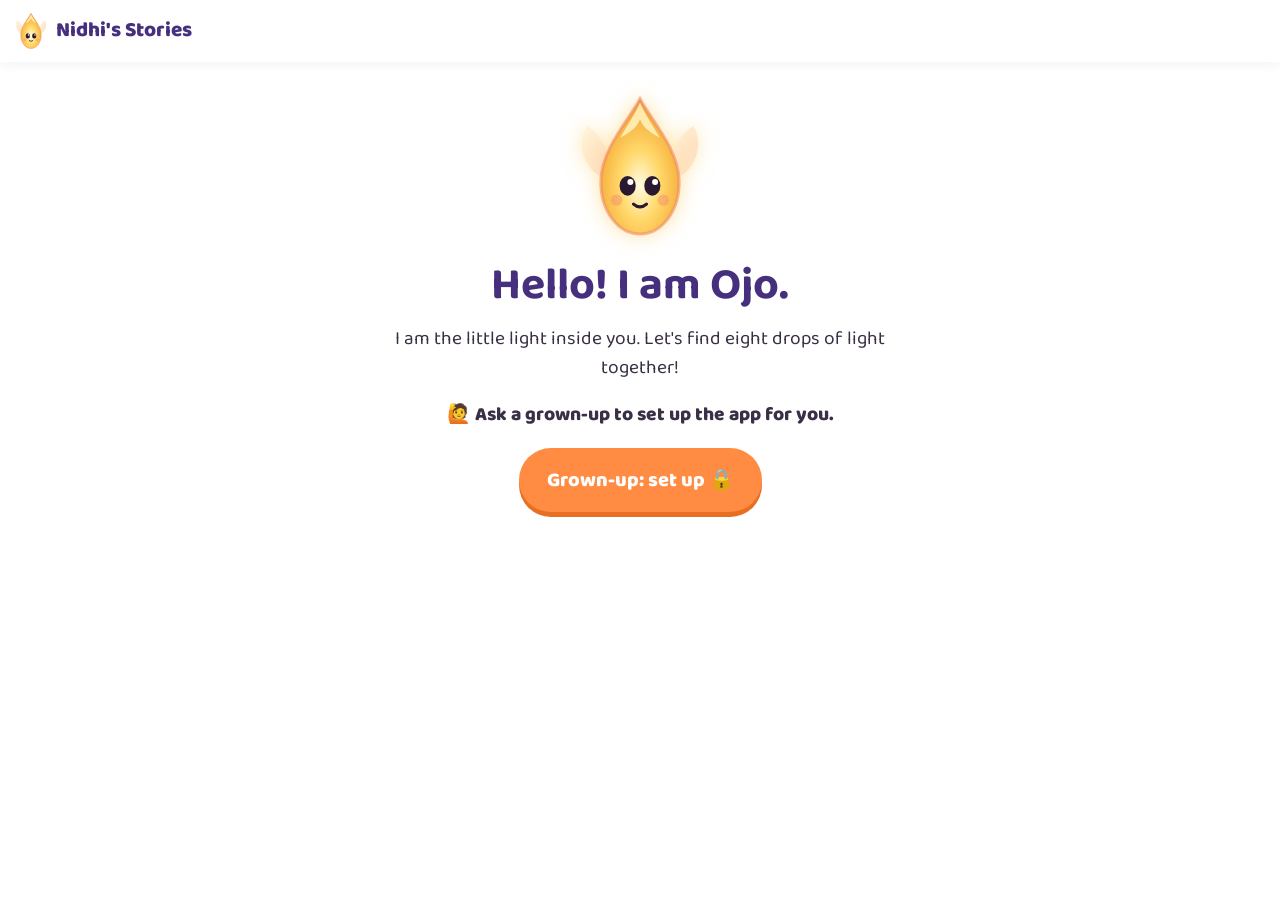
<file: index.html>
<!DOCTYPE html>
<html lang="en">
<head>
  <meta charset="UTF-8" />
  <meta name="viewport" content="width=device-width, initial-scale=1.0, viewport-fit=cover" />
  <title>Nidhi's Stories – Ojo's Treasure Trail</title>
  <meta name="description" content="A gentle, ad-free app for children aged 3–7: The Ojo Treasury stories by Dr Shreenidhi Kalmath, games and healthy daily habits with Ojo as guide." />
  <meta name="theme-color" content="#46307e" />
  <link rel="icon" href="data:image/svg+xml,<svg xmlns='http://www.w3.org/2000/svg' viewBox='0 0 100 100'><text y='.9em' font-size='90'>✨</text></svg>" />
  <link rel="preconnect" href="https://fonts.googleapis.com" />
  <link rel="preconnect" href="https://fonts.gstatic.com" crossorigin />
  <link rel="stylesheet" href="https://fonts.googleapis.com/css2?family=Baloo+2:wght@500;600;700;800&family=Baloo+Tamma+2:wght@500;600;700;800&display=swap" />
  <link rel="stylesheet" href="css/style.css" />
</head>
<body>
  <!-- Ojo artwork, shared with The Ojo Treasury book -->
  <svg width="0" height="0" style="position:absolute" aria-hidden="true" focusable="false">
    <defs>
      <radialGradient id="ojoBody" cx="50%" cy="64%" r="62%"><stop offset="0" stop-color="#fffbe2"/><stop offset=".42" stop-color="#ffd86a"/><stop offset="1" stop-color="#f3a02a"/></radialGradient>
      <linearGradient id="ojoWing" x1="0" y1="0" x2="1" y2="1"><stop offset="0" stop-color="#fff8dc" stop-opacity=".95"/><stop offset="1" stop-color="#ffc9a3" stop-opacity=".5"/></linearGradient>
    </defs>
    <symbol id="ojo" viewBox="0 0 100 115">
      <path d="M22,66 C4,58 2,36 9,26 C21,33 29,50 28,66Z" fill="url(#ojoWing)"/>
      <path d="M78,66 C96,58 98,36 91,26 C79,33 71,50 72,66Z" fill="url(#ojoWing)"/>
      <path d="M50,5 C59,22 79,43 80,67 C81,92 66,109 50,109 C34,109 19,92 20,67 C21,43 41,22 50,5Z" fill="url(#ojoBody)"/>
      <path d="M50,5 C59,22 79,43 80,67 C81,92 66,109 50,109 C34,109 19,92 20,67 C21,43 41,22 50,5Z" fill="none" stroke="#f08a66" stroke-width="2.4" opacity=".6"/>
      <path d="M50,8 C55,19 61,27 65,35 C58,31 53,28 50,21 C47,28 42,31 35,35 C39,27 45,19 50,8Z" fill="#fff4c4" opacity=".85"/>
      <ellipse cx="40.5" cy="72" rx="6.2" ry="7.6" fill="#2a1830"/><ellipse cx="59.5" cy="72" rx="6.2" ry="7.6" fill="#2a1830"/>
      <circle cx="42.6" cy="69" r="2.3" fill="#fff"/><circle cx="61.6" cy="69" r="2.3" fill="#fff"/>
      <circle cx="32" cy="83" r="4.4" fill="#f27a7a" opacity=".38"/><circle cx="68" cy="83" r="4.4" fill="#f27a7a" opacity=".38"/>
      <path d="M45,86 Q50,90.5 55,86" fill="none" stroke="#2a1830" stroke-width="2.4" stroke-linecap="round"/>
    </symbol>
    <!-- App icons: home, book, map, game, menu, jar -->
    <symbol id="i-home" viewBox="0 0 48 48">
      <path d="M10 21v19a2 2 0 0 0 2 2h24a2 2 0 0 0 2-2V21L24 9Z" fill="#ffd166"/>
      <path d="M4 23 24 6l20 17" fill="none" stroke="#ff7043" stroke-width="5" stroke-linecap="round" stroke-linejoin="round"/>
      <rect x="19.5" y="28" width="9" height="14" rx="3" fill="#a0612f"/>
      <rect x="30.5" y="24" width="6" height="6" rx="1.5" fill="#7fd0ff"/>
    </symbol>
    <symbol id="i-book" viewBox="0 0 48 48">
      <path d="M4 11c7-3 13-2 20 3v27c-7-5-13-6-20-3Z" fill="#fff" stroke="#5b8def" stroke-width="3" stroke-linejoin="round"/>
      <path d="M44 11c-7-3-13-2-20 3v27c7-5 13-6 20-3Z" fill="#fff" stroke="#5b8def" stroke-width="3" stroke-linejoin="round"/>
      <path d="M9 19c4-1 7-1 11 1M9 25c4-1 7-1 11 1M28 20c4-2 7-2 11-1M28 26c4-2 7-2 11-1" stroke="#b8c9f5" stroke-width="2.2" stroke-linecap="round"/>
      <path d="M34 9c1.6 2.6 3.5 4.3 3.5 6.3a3.5 3.5 0 0 1-7 0c0-2 1.9-3.7 3.5-6.3Z" fill="#f6b52c"/>
    </symbol>
    <symbol id="i-map" viewBox="0 0 48 48">
      <path d="M5 12l12-4 14 4 12-4v28l-12 4-14-4-12 4Z" fill="#9be3a6" stroke="#4fae63" stroke-width="2.5" stroke-linejoin="round"/>
      <path d="M17 8v28M31 12v28" stroke="#4fae63" stroke-width="2" opacity=".55"/>
      <path d="M9 32c5-1 6-8 11-8s6 6 11 3" fill="none" stroke="#ef476f" stroke-width="2.6" stroke-dasharray="3 3.4" stroke-linecap="round"/>
      <path d="M36 12.5a5.5 5.5 0 0 1 5.5 5.5c0 4.4-5.5 10-5.5 10s-5.5-5.6-5.5-10a5.5 5.5 0 0 1 5.5-5.5Z" fill="#ef476f"/><circle cx="36" cy="18" r="2.1" fill="#fff"/>
    </symbol>
    <symbol id="i-game" viewBox="0 0 48 48">
      <path d="M14 14h20c6 0 10 5 10 12 0 6-3 10-7 10-3 0-5-2-7-5H18c-2 3-4 5-7 5-4 0-7-4-7-10 0-7 4-12 10-12Z" fill="#8e7cf0" stroke="#6a57d6" stroke-width="2.5" stroke-linejoin="round"/>
      <path d="M14 21v8M10 25h8" stroke="#fff" stroke-width="3" stroke-linecap="round"/>
      <circle cx="32" cy="22" r="2.8" fill="#ffd166"/><circle cx="37.5" cy="27.5" r="2.8" fill="#ef476f"/>
    </symbol>
    <symbol id="i-grid" viewBox="0 0 48 48">
      <rect x="6" y="6" width="16" height="16" rx="5" fill="#ff8c42"/><rect x="26" y="6" width="16" height="16" rx="5" fill="#5b8def"/>
      <rect x="6" y="26" width="16" height="16" rx="5" fill="#7fd08d"/><rect x="26" y="26" width="16" height="16" rx="5" fill="#ffd166"/>
    </symbol>
    <symbol id="i-jar" viewBox="0 0 48 48">
      <rect x="13" y="4" width="22" height="7" rx="3" fill="#e2a63b"/>
      <path d="M12 12h24c3 0 5 3 5 7v16c0 5-4 8-9 8H16c-5 0-9-3-9-8V19c0-4 2-7 5-7Z" fill="#e3f2ff" stroke="#9cc3e6" stroke-width="2.5"/>
      <path d="M17 26c1.8 2.8 3.6 4.6 3.6 6.6a3.6 3.6 0 0 1-7.2 0c0-2 1.8-3.8 3.6-6.6ZM29 24c1.8 2.8 3.6 4.6 3.6 6.6a3.6 3.6 0 0 1-7.2 0c0-2 1.8-3.8 3.6-6.6ZM23.5 32c1.8 2.8 3.6 4.6 3.6 6.6a3.6 3.6 0 0 1-7.2 0c0-2 1.8-3.8 3.6-6.6Z" fill="#f6b52c"/>
    </symbol>
    <symbol id="drop" viewBox="0 0 24 30">
      <path d="M12 2C15 8 21 13 21 19.5A9 9 0 0 1 3 19.5C3 13 9 8 12 2Z" fill="#f6b52c" stroke="#d98a10" stroke-width="1.4"/>
      <path d="M8.5 18.5a4 4 0 0 0 3 4.5" fill="none" stroke="#fff6cf" stroke-width="2" stroke-linecap="round"/>
    </symbol>
  </svg>

  <header class="topbar" id="topbar">
    <a href="#/" class="brand" aria-label="Home">
      <svg class="brand-ojo" viewBox="0 0 100 115" aria-hidden="true"><use href="#ojo"/></svg>
      <span class="brand-text">Nidhi's Stories</span>
    </a>
    <div class="topbar-right">
      <a class="drops-pill" id="drops-pill" href="#/drops" title="My golden drops" aria-live="polite">
        <svg viewBox="0 0 24 30" aria-hidden="true"><use href="#drop"/></svg>
        <span id="drop-count">0</span><span class="sr-only"> golden drops</span>
      </a>
      <a class="me-chip" id="me-chip" href="#/who" aria-label="Who is playing?"></a>
      <button class="lock-btn" id="lock-btn" aria-label="Parent Corner (for grown-ups)">🔒</button>
    </div>
  </header>

  <main id="app" tabindex="-1"></main>

  <nav class="tabbar" id="tabbar" aria-label="Main">
    <a href="#/" data-nav="home"><span class="tb-icon"><svg viewBox="0 0 48 48" aria-hidden="true"><use href="#i-home"/></svg></span><span>Home</span></a>
    <a href="#/stories" data-nav="stories"><span class="tb-icon"><svg viewBox="0 0 48 48" aria-hidden="true"><use href="#i-book"/></svg></span><span>Stories</span></a>
    <a href="#/trail" data-nav="trail"><span class="tb-icon"><svg viewBox="0 0 48 48" aria-hidden="true"><use href="#i-map"/></svg></span><span>Trail</span></a>
    <a href="#/games" data-nav="games"><span class="tb-icon"><svg viewBox="0 0 48 48" aria-hidden="true"><use href="#i-game"/></svg></span><span>Games</span></a>
    <a href="#/menu" data-nav="menu"><span class="tb-icon"><svg viewBox="0 0 48 48" aria-hidden="true"><use href="#i-grid"/></svg></span><span>Menu</span></a>
  </nav>

  <div id="layer"></div>
  <div id="toast" class="toast" role="status" aria-live="polite"></div>

  <script src="js/content.js"></script>
  <script src="js/voice-files.js"></script>
  <script src="js/app.js"></script>
</body>
</html>
</file>
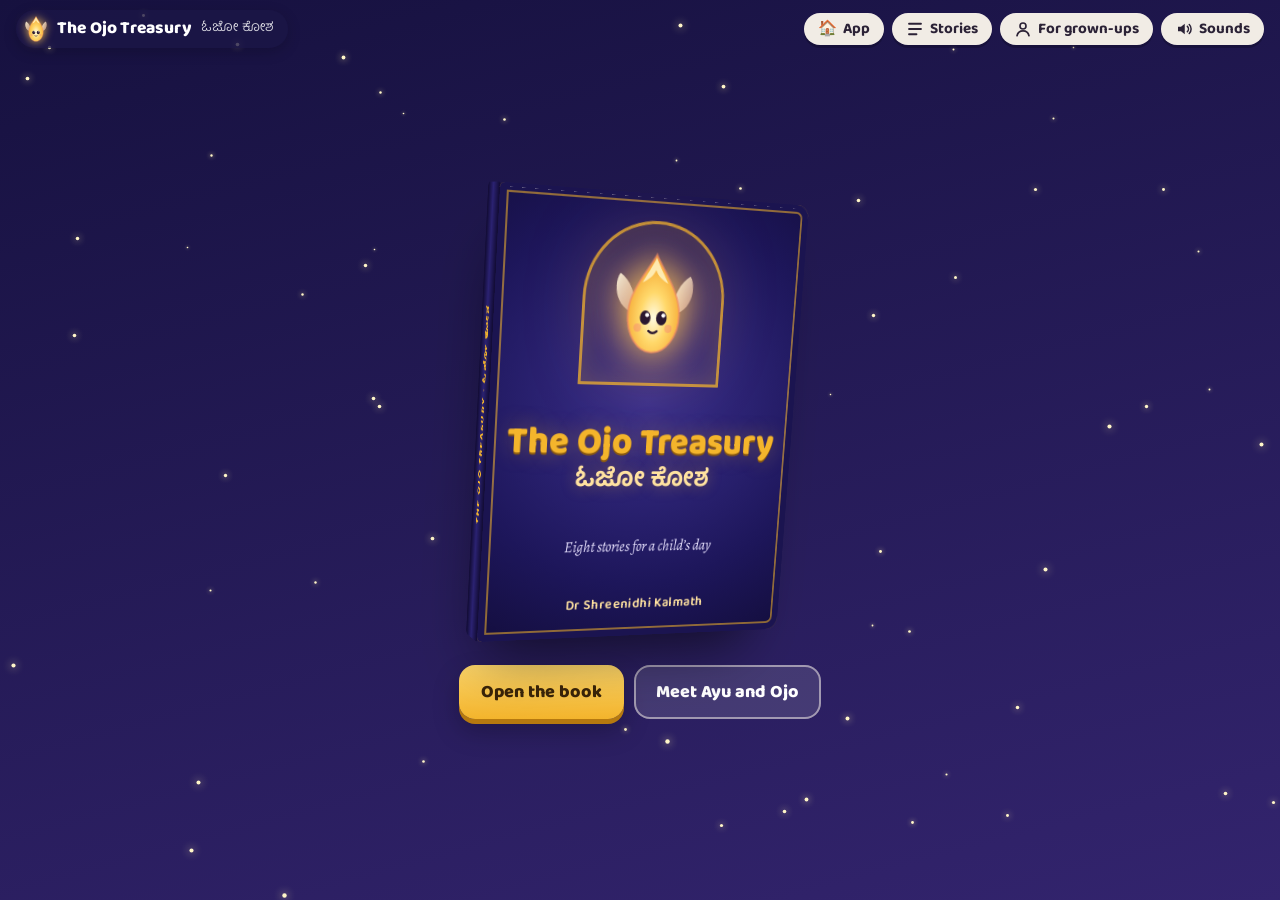
<file: ojo-treasury/index.html>
<!DOCTYPE html>
<html lang="en">
<head>
<meta charset="utf-8">
<meta name="viewport" content="width=device-width, initial-scale=1">
<title>The Ojo Treasury</title>
<link rel="preconnect" href="https://fonts.googleapis.com">
<link rel="preconnect" href="https://fonts.gstatic.com" crossorigin>
<link rel="stylesheet" href="https://fonts.googleapis.com/css2?family=Alegreya:ital,wght@0,400;0,500;0,700;1,400;1,500&family=Baloo+2:wght@500;600;700;800&family=Baloo+Tamma+2:wght@500;600;700;800&display=swap">
<style>
@property --bg1{syntax:'<color>';inherits:true;initial-value:#1c1747}
@property --bg2{syntax:'<color>';inherits:true;initial-value:#3a2a6b}
@property --board{syntax:'<color>';inherits:true;initial-value:#f4b52c}
@property --g{syntax:'<number>';inherits:true;initial-value:0.4}
:root{
  /* Layout idea: an open book on a table that changes colour with each story; the pop-up stage stands on the left page, the read-aloud text sits on the right */
  --night:#1c1747;
  --honey:#f4b52c;
  --rose:#ee7f5f;
  --paper:#fffaf0;
  --ink:#2b2236;
  --sage:#e6efe0;
  --muted:#6d6274;
  --alarm:#b3261e;
  --display:'Baloo 2','Baloo Tamma 2',ui-rounded,'Trebuchet MS',system-ui,sans-serif;
  --kn:'Baloo Tamma 2','Noto Sans Kannada','Tunga','Kannada Sangam MN',sans-serif;
  --body:'Alegreya',Georgia,'Times New Roman',serif;
  --bg1:#1c1747;--bg2:#3a2a6b;--board:#f4b52c;
  --noise:url("data:image/svg+xml;utf8,<svg xmlns='http://www.w3.org/2000/svg' width='180' height='180'><filter id='n'><feTurbulence type='fractalNoise' baseFrequency='.85' numOctaves='2' stitchTiles='stitch'/><feColorMatrix values='0 0 0 0 .45  0 0 0 0 .32  0 0 0 0 .18  0 0 0 .08 0'/></filter><rect width='100%' height='100%' filter='url(%23n)'/></svg>");
  color-scheme:light;
  transition:--bg1 .9s ease,--bg2 .9s ease,--board .9s ease;
}
*{box-sizing:border-box}
html,body{margin:0;min-height:100%}
body{font-family:var(--body);color:var(--ink);background-color:var(--night);background-image:linear-gradient(165deg,var(--bg1),var(--bg2));background-attachment:fixed;-webkit-font-smoothing:antialiased;overflow-x:hidden}
button{font:inherit;color:inherit}
a{color:inherit}
:focus-visible{outline:3px solid var(--honey);outline-offset:3px}
.sr{position:absolute;width:1px;height:1px;overflow:hidden;clip:rect(0 0 0 0);white-space:nowrap}
.ojosvg{display:block;width:100%;height:100%;overflow:visible}

/* night sky behind cover, contents and seal */
#sky{position:fixed;inset:0;pointer-events:none;opacity:0;transition:opacity 1s}
body.starry #sky{opacity:1}
#sky i{position:absolute;width:3px;height:3px;border-radius:50%;background:#fff6c8;box-shadow:0 0 6px #ffe9a0;animation:tw 3.2s ease-in-out infinite}
@keyframes tw{50%{opacity:.2}}

/* top bar */
.top{position:sticky;top:0;z-index:30;display:flex;align-items:center;gap:10px;padding:10px 16px}
.brand{display:flex;align-items:center;gap:9px;background:rgba(28,23,71,.78);color:#fff;border:0;border-radius:999px;padding:5px 14px 5px 8px;cursor:pointer;box-shadow:0 4px 14px rgba(0,0,0,.18)}
.brand .m{width:24px;height:28px;filter:drop-shadow(0 0 5px rgba(255,200,90,.95))}
.brand b{font-family:var(--display);font-weight:800;font-size:1.08rem;letter-spacing:.01em;line-height:1}
.brand span{font-family:var(--kn);font-size:.84rem;opacity:.8;line-height:1}
.top nav{margin-left:auto;display:flex;gap:8px}
.chip{display:inline-flex;align-items:center;gap:6px;background:rgba(255,250,240,.94);color:var(--ink);border:0;border-radius:999px;padding:7px 14px;font-family:var(--display);font-weight:700;font-size:.95rem;line-height:1.2;cursor:pointer;text-decoration:none;box-shadow:0 3px 0 rgba(0,0,0,.2);transition:transform .15s}
.chip:hover{transform:translateY(-2px)}
.chip:active{transform:translateY(1px);box-shadow:0 1px 0 rgba(0,0,0,.2)}
.chip svg{width:18px;height:18px;flex:none}
.chip.muted .on,.chip:not(.muted) .off{display:none}
.chip[aria-expanded="true"]{background:var(--night);color:#fff}

/* sounds panel */
.sndpanel{position:fixed;z-index:50;top:62px;right:16px;width:min(400px,calc(100vw - 32px));max-height:calc(100vh - 78px);overflow-y:auto;background:var(--paper) var(--noise);color:var(--ink);border-radius:20px;padding:16px 18px 20px;box-shadow:0 3px 0 #e6d6b6,0 26px 54px -12px rgba(0,0,0,.5)}
.sndpanel[hidden]{display:none}
.sp-head{display:flex;align-items:center;justify-content:space-between;gap:10px;margin-bottom:6px}
.sp-head h2{margin:0;font-family:var(--display);font-weight:800;font-size:1.4rem}
.sp-x{border:0;background:#efe3c8;border-radius:50%;width:36px;height:36px;display:grid;place-items:center;cursor:pointer}
.sp-x svg{width:16px;height:16px}
.sp-row{display:flex;align-items:center;justify-content:space-between;gap:10px 14px;flex-wrap:wrap;padding:6px 0 12px;border-bottom:2px dashed rgba(120,80,30,.2)}
.sndpanel fieldset{border:0;margin:0;padding:16px 0 6px;min-width:0;transition:opacity .2s}
.sndpanel fieldset + fieldset{margin-top:10px;border-top:2px dashed rgba(120,80,30,.2)}
.sndpanel.off fieldset{opacity:.4;pointer-events:none}
.sndpanel legend{font-family:var(--display);font-weight:800;font-size:1.05rem;padding:0}
.sp-hint{margin:2px 0 9px;font-style:italic;color:var(--muted);font-size:.96rem;line-height:1.35}
.opts{display:flex;flex-wrap:wrap;gap:8px}
.opts input{position:absolute;opacity:0;width:1px;height:1px;pointer-events:none}
.opts label{display:inline-flex;align-items:center;gap:7px;padding:8px 12px;border-radius:12px;background:#fff;box-shadow:inset 0 0 0 2px #eadcc0;font-family:var(--display);font-weight:700;font-size:.93rem;line-height:1.1;cursor:pointer;transition:transform .12s}
.opts label:hover{transform:translateY(-1px)}
.opts label svg{width:20px;height:20px;flex:none}
.opts input:checked + label{background:var(--night);color:#fff;box-shadow:0 3px 0 #0c0930}
.opts input:focus-visible + label{outline:3px solid var(--honey);outline-offset:2px}
.sw{display:inline-flex;align-items:center;gap:10px;font-family:var(--display);font-weight:700;cursor:pointer}
.sw input{position:absolute;opacity:0;width:1px;height:1px}
.swt{width:46px;height:26px;border-radius:13px;background:#cbbd9f;position:relative;transition:background .2s;flex:none}
.swt::after{content:"";position:absolute;top:3px;left:3px;width:20px;height:20px;border-radius:50%;background:#fff;box-shadow:0 1px 3px rgba(0,0,0,.3);transition:transform .2s}
.sw input:checked + .swt{background:#3f9a5a}
.sw input:checked + .swt::after{transform:translateX(20px)}
.sw input:focus-visible + .swt{outline:3px solid var(--honey);outline-offset:2px}
.vol{display:flex;align-items:center;gap:8px}
.vol input{width:150px;max-width:44vw;accent-color:var(--night)}
.vol svg{width:18px;height:18px;flex:none}
.chk{display:flex;gap:10px;align-items:flex-start;margin-top:12px;font-size:1.02rem;line-height:1.35;cursor:pointer}
.chk input{width:20px;height:20px;accent-color:var(--night);margin:2px 0 0;flex:none}
.chk small{display:block;font-style:italic;color:var(--muted);font-size:.92rem}
.sp-now{margin:10px 0 8px;font-size:1rem;line-height:1.4}
@media (max-width:620px){.brand span,.chip .lbl{display:none}.chip{padding:8px 11px}}

/* ---------- cover ---------- */
.cover{min-height:calc(100vh - 64px);display:grid;place-items:center;align-content:center;gap:28px;padding:12px 16px 48px;perspective:1600px}
.book3d{position:relative;width:min(70vw,330px);aspect-ratio:3/4;transform-style:preserve-3d;transform:rotateY(24deg) rotateX(-9deg);transition:transform 1s cubic-bezier(.3,.8,.3,1);--t:34px;cursor:pointer}
.book3d:hover{transform:rotateY(16deg) rotateX(-6deg)}
.book3d.opening{transform:rotateY(4deg) rotateX(-4deg) translateX(18%)}
.bf{position:absolute;inset:0;border-radius:5px 14px 14px 5px}
.b-back{transform:translateZ(calc(var(--t) / -2));background:#150f3c;box-shadow:0 40px 60px -20px rgba(0,0,0,.6)}
.b-page{transform:translateZ(calc(var(--t) / 2 - 3px));inset:4px 6px 4px 2px;background:var(--paper) var(--noise);border-radius:3px 10px 10px 3px;display:grid;place-items:center;text-align:center;padding:28px;font-family:var(--display);color:var(--ink)}
.b-page p{margin:0;font-size:1.1rem;font-weight:700;line-height:1.25}
.b-page small{display:block;margin-top:8px;font-family:var(--body);font-style:italic;font-weight:400;color:var(--muted)}
.b-spine{position:absolute;top:0;bottom:0;left:calc(var(--t) / -2);width:var(--t);transform:rotateY(-90deg);background:linear-gradient(90deg,#110b33,#2b2272 45%,#110b33);display:grid;place-items:center;border-radius:4px}
.b-spine span{writing-mode:vertical-rl;transform:rotate(180deg);font-family:var(--display);font-weight:800;letter-spacing:.14em;font-size:.72rem;color:var(--honey)}
.b-top{position:absolute;left:3px;right:6px;top:calc(4px - (var(--t) - 4px) / 2);height:calc(var(--t) - 4px);transform:rotateX(90deg);background:repeating-linear-gradient(0deg,#fbf3df 0 2px,#e7d9bc 2px 3px)}
.b-edge{position:absolute;top:4px;bottom:4px;right:calc(4px - (var(--t) - 4px) / 2);width:calc(var(--t) - 4px);transform:rotateY(90deg);background:repeating-linear-gradient(90deg,#fbf3df 0 2px,#e7d9bc 2px 3px)}
.b-front{transform:translateZ(calc(var(--t) / 2));transform-origin:0 50%;transform-style:preserve-3d;transition:transform 1.25s cubic-bezier(.6,.04,.3,1)}
.book3d.opening .b-front{transform:translateZ(calc(var(--t) / 2)) rotateY(-168deg)}
.b-front .face{position:absolute;inset:0;border-radius:5px 14px 14px 5px;backface-visibility:hidden;-webkit-backface-visibility:hidden;overflow:hidden}
.b-front .outer{background:radial-gradient(90% 60% at 50% 46%,#3a2f8c,#1d165a 70%,#150f42);box-shadow:inset 0 0 0 7px #1b1450,inset 0 0 0 9px rgba(244,181,44,.55);display:flex;flex-direction:column;align-items:center;justify-content:space-between;padding:26px 18px 22px;text-align:center;color:#fff}
.b-front .inner{transform:rotateY(180deg);background:#f4b52c;background-image:radial-gradient(circle,rgba(255,255,255,.35) 2px,transparent 2.5px);background-size:22px 22px}
.cv-kn{font-family:var(--kn);font-weight:600;font-size:1rem;color:#ffe2a0;letter-spacing:.02em}
.cv-art{position:relative;width:52%;aspect-ratio:1/1.05;display:grid;place-items:center}
.cv-arch{position:absolute;inset:0;border:3px solid rgba(244,181,44,.75);border-radius:999px 999px 10px 10px;box-shadow:0 0 30px rgba(244,181,44,.25) inset}
.cv-ojo{width:60%;filter:drop-shadow(0 0 18px rgba(255,200,90,.95)) drop-shadow(0 0 40px rgba(255,170,60,.6));animation:bob 3.4s ease-in-out infinite}
.ct-en{font-family:var(--display);font-weight:700}
.cv-knt{margin:4px 0 0;font-family:var(--kn);font-weight:700;font-size:clamp(1.25rem,4.8vw,1.6rem);line-height:1.2;color:#ffe2a0;text-shadow:0 0 16px rgba(244,181,44,.35)}
.cv-title h1{margin:0;font-family:var(--display);font-weight:800;font-size:clamp(1.7rem,6.6vw,2.35rem);line-height:.98;color:var(--honey);text-shadow:0 2px 0 #8a5a12,0 0 22px rgba(244,181,44,.35);text-wrap:balance}
.cv-sub{margin:0;font-style:italic;font-size:.98rem;color:#e9e3ff}
.cover-cta{display:flex;gap:10px;flex-wrap:wrap;justify-content:center}
.big{display:inline-flex;align-items:center;gap:10px;border:0;border-radius:16px;padding:13px 22px;font-family:var(--display);font-weight:800;font-size:1.12rem;cursor:pointer;text-decoration:none;background:linear-gradient(#ffd76a,#f4b52c);color:#3a2408;box-shadow:0 5px 0 #b7790f,0 12px 26px rgba(0,0,0,.25);transition:transform .15s}
.big:hover{transform:translateY(-2px)}
.big:active{transform:translateY(3px);box-shadow:0 2px 0 #b7790f}
.big.ghost{background:rgba(255,250,240,.12);color:#fff;box-shadow:inset 0 0 0 2px rgba(255,250,240,.5)}
.big.ghost.dark{background:transparent;color:var(--ink);box-shadow:inset 0 0 0 2px rgba(43,34,54,.35)}

/* ---------- contents ---------- */
.sheet{max-width:1120px;margin:8px auto 40px;padding:0 16px}
.ct{background:var(--paper) var(--noise);border-radius:22px;padding:clamp(20px,4vw,40px);box-shadow:0 3px 0 #eadcc0,0 6px 0 #dfcdab,0 30px 60px -24px rgba(0,0,0,.55)}
.ct-head{display:grid;grid-template-columns:auto 1fr;gap:clamp(14px,3vw,30px);align-items:center;margin-bottom:26px}
.ct-ojo{width:clamp(66px,12vw,110px);filter:drop-shadow(0 0 14px rgba(255,190,80,.9));animation:bob 3.4s ease-in-out infinite}
.ct-kn{margin:0;font-family:var(--kn);font-weight:600;color:#b3721a;font-size:1.05rem}
.ct h1{margin:2px 0 6px;font-family:var(--display);font-weight:800;font-size:clamp(2rem,5vw,3.2rem);line-height:1;color:var(--night);text-wrap:balance}
.lede{margin:0;max-width:60ch;font-size:1.12rem;line-height:1.5;color:#4a3f55}
.cards{display:grid;grid-template-columns:repeat(auto-fill,minmax(205px,1fr));gap:18px}
.card{display:flex;flex-direction:column;text-decoration:none;color:var(--ink);background:#fff;border-radius:16px;overflow:hidden;box-shadow:0 2px 0 rgba(0,0,0,.08),0 10px 22px -12px rgba(40,20,60,.45);transform:rotate(var(--tilt,0deg));transition:transform .2s,box-shadow .2s}
.card:nth-child(odd){--tilt:-.8deg}.card:nth-child(even){--tilt:.7deg}.card:nth-child(3n){--tilt:-.3deg}
.card:hover{transform:rotate(0) translateY(-5px);box-shadow:0 2px 0 rgba(0,0,0,.08),0 18px 30px -14px rgba(40,20,60,.55)}
.card-art{position:relative;height:118px;background:linear-gradient(160deg,var(--c1),var(--c2));display:grid;place-items:center}
.card-art svg{width:120px;height:90px;overflow:visible}
.card-kn{position:absolute;left:12px;top:4px;font-family:var(--kn);font-weight:800;font-size:2.1rem;color:rgba(255,255,255,.92);text-shadow:0 2px 0 rgba(0,0,0,.18)}
.card-txt{padding:12px 15px 15px;display:grid;gap:3px}
.card-n{font-family:var(--display);font-weight:600;font-size:.8rem;letter-spacing:.07em;text-transform:uppercase;color:var(--muted)}
.card h3{margin:0;font-family:var(--display);font-weight:800;font-size:1.2rem;line-height:1.1}
.card p{margin:0;font-style:italic;color:#5a4f63;line-height:1.35}
.ct-foot{display:grid;grid-template-columns:repeat(auto-fit,minmax(260px,1fr));gap:18px;margin-top:22px}
.feat{display:grid;grid-template-columns:minmax(200px,300px) 1fr;align-items:center;margin-bottom:20px;--tilt:0deg !important;transform:none}
.feat:hover{transform:translateY(-4px)}
.feat-art{position:relative;height:150px;background:linear-gradient(160deg,#ff9a6b,#ffd36e);display:flex;align-items:flex-end;justify-content:center;gap:0;--g:.9;overflow:hidden}
.feat-art svg{height:140px;width:140px}
.feat-ojo.mg-ojo{position:absolute;right:14%;top:18%;width:56px}
.feat .card-txt{padding:16px 22px}
.feat h3{font-size:1.6rem}
@media (max-width:560px){.feat{grid-template-columns:1fr}}
.alt{flex-direction:row;align-items:center;gap:14px;padding:16px 18px;background:var(--sage)}
.alt.seal{background:#1d165a;color:#fff}
.alt.seal p{color:#d9d2ff}
.alt .ai{width:46px;height:52px;flex:none}
.alt h3{font-size:1.15rem}

/* ---------- the open book ---------- */
.book{max-width:1140px;margin:6px auto 30px;padding:0 18px;perspective:2400px}
.spread{position:relative;display:grid;grid-template-columns:1fr 1fr;transform:rotateX(4deg);transform-origin:50% 0;transform-style:preserve-3d}
.spread::before{content:"";position:absolute;inset:-11px -13px -18px;border-radius:22px;background:var(--board);box-shadow:0 34px 60px -22px rgba(0,0,0,.5),inset 0 0 0 2px rgba(255,255,255,.18);transform:translateZ(-3px)}
.page{position:relative;background-color:var(--paper);background-image:var(--noise);padding:22px 24px 26px;box-shadow:0 2px 0 #efe4cf,0 4px 0 #e6d8bd,0 6px 0 #dccaa7,0 8px 0 #d2bd97}
.page.l{border-radius:16px 3px 3px 16px;background-image:linear-gradient(to left,rgba(90,55,20,.2),rgba(90,55,20,0) 8%),var(--noise)}
.page.r{border-radius:3px 16px 16px 3px;background-image:linear-gradient(to right,rgba(90,55,20,.2),rgba(90,55,20,0) 8%),var(--noise);padding:30px clamp(22px,3.4vw,46px) 26px}
.stick{position:sticky;top:70px}
@media (max-width:880px){
  .book{padding:0 12px}
  .spread{grid-template-columns:1fr;transform:none}
  .page.l{border-radius:16px 16px 3px 3px;background-image:linear-gradient(to top,rgba(90,55,20,.16),rgba(90,55,20,0) 6%),var(--noise);padding:14px 14px 18px}
  .page.r{border-radius:3px 3px 16px 16px;background-image:linear-gradient(to bottom,rgba(90,55,20,.16),rgba(90,55,20,0) 5%),var(--noise)}
  .stick{position:static}
}

/* ---------- pop-up stage ---------- */
.stage{position:relative;aspect-ratio:1/1;border-radius:14px;overflow:hidden;perspective:900px;perspective-origin:50% 30%;background:radial-gradient(130% 90% at 50% 0%,#fffdf6,#f6ead2);box-shadow:inset 0 0 0 1px rgba(120,80,30,.12);--g:.4;transition:--g .5s ease}
.stage.dragging{transition:--g .12s linear}
.floor{position:absolute;left:0;right:0;bottom:0;height:24%;background:linear-gradient(rgba(0,0,0,.12),rgba(0,0,0,0) 22%),var(--floor,#e9d7b1)}
.floor svg{position:absolute;inset:0;width:100%;height:100%}
.layers{position:absolute;inset:0;transform-style:preserve-3d}
.layer{position:absolute;transform-origin:50% 100%;transform:translateZ(var(--z)) rotateX(var(--r,0deg));transition:transform 1s cubic-bezier(.17,.9,.24,1.14) var(--d,0ms);filter:drop-shadow(0 9px 7px rgba(50,25,10,.3))}
.stage:not(.popped) .layer{--r:86deg}
.stage.instant .layer{transition:none}
.layer.back{--z:-170px;left:5%;right:5%;top:2%;bottom:21%;border-radius:18px 18px 6px 6px;overflow:hidden;--d:0ms}
.layer.mid{--z:-70px;left:-2%;right:-2%;bottom:12%;height:76%;--d:170ms}
.layer.front{--z:22px;left:0;right:0;bottom:3%;height:75%;--d:340ms}
.layer svg{display:block;width:100%;height:100%}
.stage[data-mood="grey"] .layer{filter:drop-shadow(0 9px 7px rgba(50,25,10,.3)) saturate(calc(.12 + var(--g) * 1)) brightness(calc(.86 + var(--g) * .18))}
.shade{position:absolute;inset:0;pointer-events:none;background:#0a0924;opacity:0}
.stage[data-mood="night"] .shade{opacity:calc(.84 - var(--g) * .74)}
.light{position:absolute;inset:0;pointer-events:none;background:radial-gradient(circle at var(--ox) var(--oy),rgba(255,210,120,.95),rgba(255,176,70,.4) 20%,rgba(255,170,60,0) 55%);mix-blend-mode:screen;opacity:calc(var(--g) * .45)}
.stage[data-mood="night"] .light{opacity:calc(var(--g) * .95)}
.ojo{position:absolute;left:var(--ox);top:var(--oy);width:var(--osz,15%);aspect-ratio:100/115;transform:translate(-50%,-50%) scale(calc(.6 + var(--g) * .5));pointer-events:none;opacity:1;transition:opacity .6s .95s}
.stage:not(.popped) .ojo{opacity:0;transition:none}
.ojo .bob{position:relative;width:100%;height:100%;animation:bob 3.2s ease-in-out infinite}
.ojo.tremble .bob{animation:tremble .16s linear infinite}
.ojo .halo{position:absolute;inset:-75%;border-radius:50%;background:radial-gradient(circle,rgba(255,216,120,.95),rgba(255,172,60,.42) 34%,rgba(255,170,60,0) 66%);opacity:calc(.1 + var(--g) * .9)}
.ojo .ojosvg{position:relative;filter:brightness(calc(.48 + var(--g) * .72)) saturate(calc(.35 + var(--g) * .8)) drop-shadow(0 0 calc(var(--g) * 12px) rgba(255,200,90,.95))}
@keyframes bob{0%,100%{transform:translateY(0)}50%{transform:translateY(-7%)}}
@keyframes tremble{0%{transform:translate(0,0)}25%{transform:translate(2%,-1%)}50%{transform:translate(-2%,1%)}75%{transform:translate(1%,1%)}100%{transform:translate(0,0)}}
.stage-tools{position:absolute;left:10px;right:10px;bottom:10px;display:flex;justify-content:space-between;align-items:flex-end;gap:8px;pointer-events:none}
.tapnote{pointer-events:none;background:rgba(255,250,240,.92);border-radius:10px;padding:5px 10px;font-family:var(--display);font-weight:700;font-size:.85rem;line-height:1.2;box-shadow:0 2px 0 rgba(0,0,0,.15);max-width:60%}
.replay{pointer-events:auto;display:inline-flex;align-items:center;gap:6px;border:0;border-radius:999px;padding:6px 12px;background:rgba(28,23,71,.82);color:#fff;font-family:var(--display);font-weight:700;font-size:.85rem;cursor:pointer}
.replay svg{width:16px;height:16px}

/* SVG details inside scenes */
svg .flick{transform-box:fill-box;transform-origin:50% 100%;animation:flick 1.5s ease-in-out infinite}
@keyframes flick{0%,100%{transform:scale(1,1)}40%{transform:scale(.9,1.1)}70%{transform:scale(1.06,.95)}}
svg .hh{transform-box:fill-box;transform-origin:50% 100%}
.stage.beat svg .hh{animation:beat .9s ease-in-out 4}
@keyframes beat{0%,100%{transform:scale(1)}14%{transform:scale(1.2)}28%{transform:scale(1)}42%{transform:scale(1.13)}}
svg .hop{transform-box:fill-box;transform-origin:50% 100%}
.stage.chirp svg .hop{animation:hop .45s ease-in-out 5}
@keyframes hop{50%{transform:translateY(-9px)}}
svg .flapg{cursor:pointer;transform-box:fill-box;transform-origin:var(--fo,50% 100%);transition:transform .85s cubic-bezier(.3,1.3,.4,1),opacity .6s}
svg .flapg.lifted{transform:var(--ft)}
svg .flapg.phone.lifted{opacity:0;pointer-events:none}
svg .flapg:focus{outline:none}
svg .flapg:focus-visible > *{stroke:#f4b52c;stroke-width:3}
svg .washable{cursor:pointer}
svg .washable:focus{outline:none}
svg .steam{opacity:0;transform-box:fill-box;transition:opacity .8s .4s}
.stage.revealed svg .steam{opacity:.9;animation:steam 2.4s ease-in-out infinite}
@keyframes steam{50%{transform:translateY(-6px)}}
svg .dirt{transition:opacity .7s}
.stage.washed svg .dirt{opacity:0}
svg .bub2{opacity:0;transform-box:fill-box;transform-origin:center;transform:scale(.3);transition:opacity .5s,transform .7s cubic-bezier(.3,1.4,.4,1)}
.stage.washed svg .bub2{opacity:1;transform:scale(1)}
svg .tw{animation:tw 2.8s ease-in-out infinite}
svg .burst{transform-box:fill-box;transform-origin:center;animation:burst 1.8s ease-out infinite}
@keyframes burst{0%{transform:scale(.4);opacity:0}25%{opacity:1}100%{transform:scale(1.15);opacity:0}}
svg .glide{transform-box:fill-box;transform-origin:center;animation:glide 6s ease-in-out infinite}
@keyframes glide{50%{transform:translate(26px,8px) rotate(6deg)}}
svg .gate{transition:opacity .3s}
.stage[data-gate] svg .gate{opacity:.35}
.stage[data-gate="1"] svg .g1,.stage[data-gate="2"] svg .g2,.stage[data-gate="3"] svg .g3,.stage[data-gate="4"] svg .g4,.stage[data-gate="5"] svg .g5{opacity:1}

/* ---------- pull-tab ---------- */
.tabslot{margin-top:14px;display:grid;gap:7px}
.tabhead{display:flex;justify-content:space-between;align-items:baseline;gap:6px 12px;flex-wrap:wrap}
.tablabel{font-family:var(--display);font-weight:800;font-size:1rem}
.tabstate{font-style:italic;color:var(--muted);font-size:.98rem}
.track{position:relative;height:48px;border-radius:14px;background:linear-gradient(#e2d0ad,#efe2c6);box-shadow:inset 0 2px 6px rgba(80,50,20,.32)}
.track .rail{position:absolute;left:16px;right:16px;top:50%;height:6px;margin-top:-3px;border-radius:3px;background:linear-gradient(90deg,#3a3157,#a8782a 55%,#ffd76a)}
.track .pip{position:absolute;top:50%;width:4px;height:12px;margin:-6px 0 0 -2px;border-radius:2px;background:rgba(60,40,20,.35)}
.tab{position:absolute;top:5px;left:0;width:66px;height:38px;border:0;border-radius:10px 18px 18px 10px;background:linear-gradient(#ffe08a,#f4b52c);box-shadow:0 3px 0 #b7790f,inset 0 1px 0 rgba(255,255,255,.6);display:grid;place-items:center;touch-action:none;cursor:grab;transition:left .6s cubic-bezier(.34,1.56,.64,1);padding:0}
.tab.dragging{transition:none;cursor:grabbing}
.tab svg{width:30px;height:20px}

/* ---------- story text ---------- */
.kicker{display:flex;align-items:center;gap:10px;margin:0 0 4px;font-family:var(--display);font-weight:700;font-size:.9rem;letter-spacing:.06em;text-transform:uppercase;color:var(--muted)}
.knum{font-family:var(--kn);font-weight:800;font-size:2rem;line-height:1;letter-spacing:0;color:var(--board);text-transform:none}
.st-title{margin:0 0 18px;font-family:var(--display);font-weight:800;font-size:clamp(2rem,3.4vw,2.8rem);line-height:1.02;color:var(--night);text-wrap:balance}
.story-body{max-width:60ch;font-size:1.27rem;line-height:1.66}
.story-body p{margin:0 0 .78em}
.story-body p:first-child{font-size:1.06em}
.story-body em{font-style:italic}
.refrain{margin:26px 0 0;padding:18px 20px;border-radius:16px;background:linear-gradient(135deg,#fff1cf,#ffe0d3);box-shadow:inset 0 0 0 2px rgba(238,127,95,.25);position:relative}
.refrain figcaption{display:flex;align-items:center;gap:6px;font-family:var(--display);font-weight:700;font-size:.82rem;letter-spacing:.07em;text-transform:uppercase;color:#b0532f;margin-bottom:6px}
.refrain figcaption svg{width:16px;height:16px}
.refrain .kn{margin:0;font-family:var(--kn);font-weight:700;font-size:1.5rem;line-height:1.45;color:#3a2530;text-wrap:balance}
.refrain .rom{margin:6px 0 0;font-style:italic;font-size:1rem;color:#8a5a45}
.refrain .en{margin:4px 0 0;font-size:1.12rem;line-height:1.45;color:#3d2c36}
.mini{margin:28px 0 10px;font-family:var(--display);font-weight:800;font-size:1.15rem}
.flapgrid{display:grid;grid-template-columns:repeat(auto-fit,minmax(190px,1fr));gap:12px}
.flap{border:0;padding:0;background:none;cursor:pointer;perspective:900px;text-align:left}
.flap-inner{display:grid;transition:transform .7s cubic-bezier(.3,1.25,.4,1);transform-style:preserve-3d}
.flap[aria-pressed="true"] .flap-inner{transform:rotateY(180deg)}
.face{grid-area:1/1;backface-visibility:hidden;-webkit-backface-visibility:hidden;border-radius:14px;padding:14px 16px;min-height:112px;display:flex;flex-direction:column;justify-content:space-between;gap:10px;font-size:1.06rem;line-height:1.4}
.face.fr{background:#fff3d6;box-shadow:inset 6px 0 0 var(--board),0 3px 0 rgba(0,0,0,.1);position:relative}
.face.fr::after{content:"";position:absolute;right:0;bottom:0;width:26px;height:26px;border-radius:0 0 14px 0;background:linear-gradient(135deg,#fff3d6 50%,#e7cf9e 50%)}
.face.bk{transform:rotateY(180deg);background:#fff;box-shadow:inset 0 0 0 2px var(--board)}
.face .tap{font-family:var(--display);font-weight:700;font-size:.82rem;color:var(--muted)}
.face .a{font-weight:500}
.extra{margin-top:24px;display:grid;gap:10px}
.btn2{justify-self:start;display:inline-flex;align-items:center;gap:10px;border:0;border-radius:14px;padding:11px 18px;font-family:var(--display);font-weight:800;font-size:1.05rem;cursor:pointer;background:var(--night);color:#fff;box-shadow:0 4px 0 #0c0930;transition:transform .15s}
.btn2:hover{transform:translateY(-2px)}
.btn2:active{transform:translateY(2px);box-shadow:0 1px 0 #0c0930}
.btn2 svg{width:24px;height:24px}
.hint{margin:0;font-style:italic;color:var(--muted)}
.gates{display:flex;flex-wrap:wrap;gap:10px}
.gbtn{width:58px;height:58px;border-radius:50%;border:0;cursor:pointer;display:grid;place-items:center;box-shadow:0 4px 0 rgba(0,0,0,.2);transition:transform .15s}
.gbtn:hover{transform:translateY(-2px)}
.gbtn[aria-pressed="true"]{transform:translateY(-2px) scale(1.08);box-shadow:0 0 0 4px #fff,0 0 0 7px var(--ink)}
.gbtn svg{width:40px;height:40px}
.gout{min-height:1.6em;font-size:1.12rem}
.gout b{font-family:var(--display)}
.gout .kn{font-family:var(--kn);font-weight:700}
.grown{margin-top:26px;background:var(--sage);border-radius:14px;padding:16px 19px;font-size:1.02rem;line-height:1.56;max-width:64ch}
.grown h2{margin:0 0 6px;font-family:var(--display);font-weight:800;font-size:.84rem;letter-spacing:.08em;text-transform:uppercase;color:#3b6a49}
.grown p{margin:0}
.pnav{display:flex;justify-content:space-between;gap:12px;margin-top:28px;padding-top:18px;border-top:2px dashed rgba(120,80,30,.22)}
.pbtn{display:grid;gap:2px;border:0;background:none;cursor:pointer;padding:6px 4px;text-align:left;max-width:48%}
.pbtn.nx{text-align:right;margin-left:auto}
.pbtn small{font-family:var(--display);font-weight:700;font-size:.78rem;letter-spacing:.08em;text-transform:uppercase;color:var(--muted)}
.pbtn span{font-family:var(--display);font-weight:800;font-size:1.08rem;line-height:1.15}
.pbtn:hover span{text-decoration:underline;text-decoration-color:var(--board);text-decoration-thickness:3px;text-underline-offset:4px}

/* ---------- meet Ayu and Ojo ---------- */
.meet{background:var(--paper) var(--noise);border-radius:22px;padding:clamp(20px,4vw,42px);box-shadow:0 3px 0 #eadcc0,0 6px 0 #dfcdab,0 30px 60px -24px rgba(0,0,0,.45)}
.meet h1{margin:2px 0 6px;font-family:var(--display);font-weight:800;font-size:clamp(2.2rem,5.4vw,3.4rem);line-height:1;color:var(--night)}
.meet h2{margin:0 0 10px;font-family:var(--display);font-weight:800;font-size:clamp(1.5rem,3vw,1.9rem);line-height:1.1;color:var(--night);text-wrap:balance}
.meet h2 span,.meet h3 span{font-family:var(--kn);font-weight:700;color:#b3721a;margin-left:6px}
.mt-head{margin-bottom:24px}
.mt-pair{display:grid;grid-template-columns:repeat(auto-fit,minmax(300px,1fr));gap:20px}
.mt-card{background:#fff;border-radius:20px;overflow:hidden;box-shadow:0 2px 0 rgba(0,0,0,.06),0 16px 30px -20px rgba(40,20,60,.5)}
.mt-pic{height:260px;display:grid;place-items:end center}
.mt-pic.ayu{background:linear-gradient(170deg,#ffd9a8,#ffb38a)}
.mt-pic.ayu svg{height:100%;width:auto}
.mt-pic.ojopic{place-items:center;background:radial-gradient(circle at 50% 45%,#3a2f8c,#1b1452 70%);overflow:hidden;--g:.92}
.mt-txt{padding:20px 22px 22px;font-family:var(--display);font-weight:500;font-size:1.2rem;line-height:1.5}
.mt-txt p{margin:0 0 .55em}
.pop1{font-weight:800;color:#c0561f;font-size:1.3rem}
.mg-ojo{position:relative;width:34%;aspect-ratio:100/115;transform:scale(calc(.62 + var(--g) * .55))}
.mt-pic .mg-ojo{width:30%}
.mg-ojo .halo{position:absolute;inset:-80%;border-radius:50%;background:radial-gradient(circle,rgba(255,216,120,.95),rgba(255,172,60,.42) 34%,rgba(255,170,60,0) 66%);opacity:calc(.1 + var(--g) * .9)}
.mg-ojo .ojosvg{position:relative;filter:brightness(calc(.48 + var(--g) * .72)) saturate(calc(.35 + var(--g) * .8)) drop-shadow(0 0 calc(var(--g) * 14px) rgba(255,200,90,.95));animation:bob 3.2s ease-in-out infinite}
.mt-game{margin-top:30px;background:linear-gradient(160deg,#fff6df,#ffe9d6);border-radius:22px;padding:clamp(18px,3vw,30px)}
.mg-sub{margin:-4px 0 16px;font-family:var(--display);font-size:1.1rem;color:var(--muted)}
.mg-play{display:flex;align-items:center;gap:22px;flex-wrap:wrap;margin-bottom:18px}
.mg-stage{position:relative;width:min(220px,48vw);aspect-ratio:1;border-radius:50%;background:radial-gradient(circle,#2e2777,#17124a 72%);display:grid;place-items:center;overflow:hidden;flex:none;transition:--g .6s ease;box-shadow:0 10px 26px -10px rgba(20,10,60,.6)}
.mg-stage .mg-ojo{width:42%}
.mg-stage.sad .mg-ojo .ojosvg{animation:tremble .5s linear 2,bob 3.2s ease-in-out 1s infinite}
.mg-right{flex:1 1 240px;display:grid;gap:8px}
.bubble{position:relative;margin:0;background:#fff;border-radius:18px;padding:16px 18px;font-family:var(--display);font-weight:700;font-size:1.3rem;line-height:1.3;box-shadow:0 3px 0 rgba(0,0,0,.08)}
.bubble::before{content:"";position:absolute;left:-12px;top:26px;border:12px solid transparent;border-right-color:#fff;border-left:0}
@media (max-width:560px){.bubble::before{display:none}}
.mg-hint{margin:0;min-height:1.4em;font-style:italic;font-size:1.05rem;color:#6a4b5c}
.mg-btns{display:grid;grid-template-columns:repeat(auto-fit,minmax(200px,1fr));gap:10px}
.mg-btn{display:flex;align-items:center;gap:10px;border:0;border-radius:14px;padding:10px 14px;background:#fff;cursor:pointer;text-align:left;font-family:var(--display);font-weight:700;font-size:1.02rem;line-height:1.2;box-shadow:inset 0 0 0 2px var(--edge),0 3px 0 rgba(0,0,0,.08);transition:transform .15s}
.mg-btn.good{--edge:#9fd3ae}.mg-btn.dim{--edge:#f2b2a8}
.mg-btn:hover{transform:translateY(-2px)}
.mg-btn[aria-pressed="true"]{box-shadow:inset 0 0 0 3px var(--night),0 3px 0 rgba(0,0,0,.08)}
.mg-btn svg{width:40px;height:40px;flex:none}
.mt-family{margin-top:30px}
.mf-grid{display:grid;grid-template-columns:repeat(auto-fit,minmax(280px,1fr));gap:16px}
.mf-card{display:flex;align-items:center;gap:14px;background:#fff;border-radius:18px;padding:12px 18px 12px 6px;box-shadow:0 2px 0 rgba(0,0,0,.06)}
.mf-card svg{width:110px;height:150px;flex:none}
.mf-card h3{margin:0 0 4px;font-family:var(--display);font-weight:800;font-size:1.35rem}
.mf-card p{margin:0;font-family:var(--display);font-weight:500;font-size:1.08rem;line-height:1.45}
.mt-song{margin-top:30px;background:#1d165a;color:#fff;border-radius:22px;padding:clamp(20px,3vw,32px);display:grid;grid-template-columns:repeat(auto-fit,minmax(min(330px,100%),1fr));gap:6px 30px}
.mt-song h2{grid-column:1/-1;color:var(--honey)}
.song{margin:0 0 10px;font-family:var(--display);font-weight:600;font-size:clamp(1.08rem,2.6vw,1.3rem);line-height:1.55}
.meet .cover-cta{margin-top:30px;justify-content:flex-start}

/* ---------- author ---------- */
.author .au-top{display:grid;grid-template-columns:auto 1fr;gap:clamp(16px,3vw,30px);align-items:center;margin:18px 0 8px}
.au-photo{position:relative;width:clamp(130px,19vw,200px);aspect-ratio:3/4;margin:0}
.au-photo img{display:block;width:100%;height:100%;object-fit:cover;border-radius:18px;box-shadow:0 3px 0 #e2e6d6,0 18px 30px -14px rgba(0,0,0,.4)}
.au-badge{position:absolute;right:-12px;bottom:-12px;width:50px;height:50px;border-radius:50%;background:radial-gradient(circle,#3a2f8c,#1b1452 72%);display:grid;place-items:center;--g:.9;box-shadow:0 0 0 4px #fbfaf4}
.au-badge .mg-ojo{width:50%}
.au-mark{width:clamp(84px,13vw,120px);aspect-ratio:1;border-radius:50%;background:radial-gradient(circle,#3a2f8c,#1b1452 72%);display:grid;place-items:center;--g:.9}
.au-mark .mg-ojo{width:46%}
.gp .au-name{margin:0;font-family:var(--display);font-weight:800;font-size:clamp(2rem,4.4vw,2.8rem);line-height:1;color:var(--night)}
.gp .au-role{margin:8px 0 0;color:#4a5a4d;font-size:1.08rem;line-height:1.5}
.au-facts{display:grid;grid-template-columns:max-content 1fr;gap:8px 20px;margin:0;font-size:1.06rem}
.au-facts dt{font-family:var(--display);font-weight:700;font-size:.84rem;letter-spacing:.07em;text-transform:uppercase;color:#56705c;padding-top:3px}
.au-facts dd{margin:0}
@media (max-width:560px){.au-facts{grid-template-columns:1fr}.au-facts dd{margin-bottom:6px}}
.author address{font-style:normal;font-size:1.08rem;line-height:1.6;background:#fff;border-radius:14px;padding:14px 18px;box-shadow:0 2px 0 rgba(0,0,0,.06)}
.author address a{color:#2f6a43;font-weight:700}

/* ---------- reading modes ---------- */
.readbar{display:flex;flex-wrap:wrap;align-items:center;gap:10px 14px;margin:0 0 20px;padding:10px 12px;border-radius:16px;background:#fff3d6;box-shadow:inset 0 0 0 2px rgba(244,181,44,.35);z-index:6}
.page.r[data-mode="listen"] .readbar{position:sticky;top:62px;box-shadow:inset 0 0 0 2px rgba(244,181,44,.35),0 10px 18px -12px rgba(60,40,10,.35)}
.seg{display:inline-flex;background:#fff;border-radius:13px;padding:3px;box-shadow:inset 0 0 0 2px #eadcc0}
.segb{display:inline-flex;align-items:center;gap:7px;border:0;background:none;border-radius:10px;padding:8px 13px;font-family:var(--display);font-weight:800;font-size:1rem;line-height:1.1;cursor:pointer;color:var(--ink)}
.segb svg{width:20px;height:20px;flex:none}
.segb[aria-pressed="true"]{background:var(--night);color:#fff}
.player{display:none;align-items:center;gap:8px;flex-wrap:wrap}
.page.r[data-mode="listen"] .player{display:flex}
.pp{width:46px;height:46px;border-radius:50%;border:0;background:linear-gradient(#ffd76a,#f4b52c);box-shadow:0 3px 0 #b7790f;display:grid;place-items:center;cursor:pointer;flex:none}
.pp:active{transform:translateY(2px);box-shadow:0 1px 0 #b7790f}
.pp svg{width:20px;height:20px}
.pp2{display:inline-flex;align-items:center;gap:5px;border:0;background:#fff;border-radius:999px;padding:8px 12px;font-family:var(--display);font-weight:700;font-size:.9rem;cursor:pointer;box-shadow:inset 0 0 0 2px #eadcc0}
.pp2[aria-pressed="true"]{background:var(--night);color:#fff;box-shadow:none}
.pp2 svg{width:16px;height:16px}
.who{font-style:italic;color:var(--muted);font-size:.95rem;line-height:1.3;flex:1 1 160px}
.selfhint{display:none;margin:0;font-family:var(--display);font-weight:600;font-size:1rem;color:#8a5a20}
.page.r[data-mode="self"] .selfhint{display:block}
.page.r[data-mode="self"] .story-body .w{cursor:pointer;border-radius:5px;transition:background .15s}
.page.r[data-mode="self"] .story-body .w:hover{background:rgba(244,181,44,.28)}
.page.r[data-mode="self"] .refrain .kn.can{cursor:pointer}
.story-body .w.said{background:#ffd76a}
.story-body p{border-radius:8px;transition:background .35s,box-shadow .35s}
.story-body p.now{background:#fff0bf;box-shadow:0 0 0 7px #fff0bf}
.refrain.now{box-shadow:inset 0 0 0 3px var(--honey)}
@media (max-width:560px){.who{display:none}.segb{padding:8px 10px}}

.cast{display:flex;flex-wrap:wrap;gap:6px;flex-basis:100%;margin-top:2px}
.castc{display:inline-flex;align-items:center;gap:6px;border:0;border-radius:999px;padding:5px 12px 5px 7px;background:#fff;font-family:var(--display);font-weight:700;font-size:.9rem;cursor:pointer;box-shadow:inset 0 0 0 2px #eadcc0;transition:transform .15s,box-shadow .15s}
.castc i{width:14px;height:14px;border-radius:50%;background:var(--c);flex:none}
.castc.on{box-shadow:inset 0 0 0 2px var(--c),0 0 0 4px rgba(244,181,44,.35);transform:translateY(-2px) scale(1.06)}
.castc.on i{animation:talk .45s ease-in-out infinite alternate}
@keyframes talk{to{transform:scale(1.4)}}
.ojo.flicker .bob{animation:flicker .13s steps(2,end) 10}
@keyframes flicker{50%{opacity:.2}}

.au-note{margin:24px 0 10px;background:#fff7e4;border-radius:18px;padding:22px clamp(18px,3vw,30px) 20px;box-shadow:inset 6px 0 0 var(--honey),0 2px 0 rgba(0,0,0,.05)}
.gp .au-note h2{margin:0 0 12px;font-size:1.3rem;color:#a2601a}
.au-note p{margin:0 0 .75em;font-size:1.18rem;line-height:1.62;max-width:62ch}
.au-note .last{font-family:var(--display);font-weight:800;font-size:1.3rem;line-height:1.3;color:#c0561f;margin-top:4px}
.au-note .au-dear{font-family:var(--display);font-weight:700;font-size:1.2rem;color:#7a4a12}
.au-note .au-sign{margin:0;font-style:italic;color:var(--muted);font-size:1.08rem;line-height:1.5}
.au-note .au-sign span{font-style:normal;font-family:var(--display);font-weight:800;color:var(--ink)}
.cv-by{margin:0;font-family:var(--display);font-weight:600;font-size:.88rem;letter-spacing:.03em;color:#ffe2a0}

/* Ojo's eight drops */
.drops{display:flex;align-items:center;flex-wrap:wrap;gap:6px 8px;margin-top:16px}
.drop{display:block;width:26px;height:32px;transition:transform .15s}
.drop:hover{transform:translateY(-3px)}
.drop svg,.md svg{display:block;width:100%;height:100%}
.drop svg path,.md svg path{fill:#efe3c8;stroke:#d9b46b;stroke-width:1.5}
.drop.got svg path,.md.got svg path{fill:#f4b52c;stroke:#c98a12}
.drop.got svg,.md.got svg{filter:drop-shadow(0 0 4px rgba(244,181,44,.85))}
.dcap{margin-left:6px;font-family:var(--display);font-weight:700;font-size:1rem;color:#8a5a20}
.dreset{border:0;background:none;padding:2px 4px;font-family:var(--display);font-weight:700;font-size:.9rem;color:var(--muted);text-decoration:underline;cursor:pointer}
.seal-drops{justify-content:center;margin:0 0 26px}
.seal-drops .dcap{color:#ffe2a0}
.seal-drops .drop svg path{fill:rgba(255,255,255,.12);stroke:rgba(255,226,160,.5)}
.seal-drops .drop.got svg path{fill:#f4b52c;stroke:#ffe08a}
.catch{margin-top:28px;display:grid;gap:10px;justify-items:start}
.catchbtn{display:inline-flex;align-items:center;gap:12px;border:0;border-radius:18px;padding:12px 22px 12px 16px;background:linear-gradient(#2e2777,#1b1452);color:#fff;font-family:var(--display);font-weight:800;font-size:1.15rem;cursor:pointer;box-shadow:0 5px 0 #0c0930;transition:transform .15s}
.catchbtn:not(.got){animation:catchme 2.2s ease-in-out infinite}
@keyframes catchme{50%{box-shadow:0 5px 0 #0c0930,0 0 0 9px rgba(244,181,44,.28)}}
.catchbtn svg{width:32px;height:40px;flex:none}
.catchbtn svg path{fill:#f4b52c;stroke:#ffe08a;stroke-width:1.5}
.catchbtn.got{background:#fff3d6;color:var(--ink);box-shadow:inset 0 0 0 2px #f4b52c;cursor:default}
.catchbtn.pop svg{animation:dpop .75s cubic-bezier(.3,1.6,.4,1)}
@keyframes dpop{40%{transform:scale(1.7) translateY(-10px)}}
.mdrops{display:flex;gap:5px}
.md{display:block;width:16px;height:20px}
.catchmsg{margin:0;min-height:1.3em;font-family:var(--display);font-weight:800;font-size:1.15rem;color:#c0561f}

/* conversation bubbles */
.story-body .nar{margin:0 0 .85em}
.av{flex:none;display:grid;place-items:center;width:54px;height:54px;border-radius:50%;overflow:hidden;background:var(--c2);box-shadow:0 0 0 3px #fff,0 0 0 5px var(--c)}
.av svg{display:block;width:100%;height:100%}
.av-o{background:radial-gradient(circle,#3a2f8c,#1b1452 72%);--g:.85}
.av-o .mg-ojo{width:54%}
.say{display:flex;align-items:flex-end;gap:12px;margin:.2em 0 1em}
.say.r{flex-direction:row-reverse}
.say .bub{max-width:min(30em,calc(100% - 72px));background:var(--c2);border-radius:22px 22px 22px 6px;padding:9px 16px 11px;box-shadow:inset 0 0 0 2px var(--c);transition:background .3s}
.say.r .bub{border-radius:22px 22px 6px 22px}
.say .bub p{margin:0}
.say .nm{display:block;margin-bottom:2px;font-family:var(--display);font-weight:800;font-size:.72em;letter-spacing:.07em;text-transform:uppercase;color:var(--c)}
.say .nm i{margin-left:5px;font-family:var(--body);font-style:italic;font-weight:500;font-size:1.2em;letter-spacing:0;text-transform:none;color:var(--muted)}
.say.loud .bub p{font-weight:700}
.say.hushed .bub{background:transparent;box-shadow:none;border:2px dashed var(--c);padding:7px 14px 9px}
.say.hushed .bub p{font-style:italic}
.say.now .bub{background:#fff0bf}
.cast-row{display:flex;flex-wrap:wrap;align-items:center;gap:8px 16px;margin:-4px 0 18px;font-family:var(--display);font-weight:700;font-size:.95rem;color:var(--muted)}
.cr{display:inline-flex;align-items:center;gap:8px;color:var(--ink)}
.cr .av{width:36px;height:36px;box-shadow:0 0 0 2px #fff,0 0 0 4px var(--c)}
@media (max-width:560px){.say .av{width:44px;height:44px}.say .bub{max-width:calc(100% - 58px)}}

/* speech bubbles in the picture */
.sbub{position:absolute;z-index:6;max-width:68%;display:flex;align-items:center;gap:.55em;padding:.5em .9em .6em .5em;background:#fff;border-radius:1.15em;box-shadow:0 0 0 .2em var(--c),0 .55em 1.2em rgba(0,0,0,.3);font-family:var(--display);line-height:1.22;pointer-events:none;animation:sbpop .4s cubic-bezier(.3,1.5,.5,1)}
.sbub[hidden]{display:none}
.sbub .av{width:2.7em;height:2.7em;flex:none;box-shadow:0 0 0 .12em #fff,0 0 0 .26em var(--c)}
.sb-tx{display:grid;gap:.12em;min-width:0}
.sb-nm{font-weight:800;font-size:.72em;letter-spacing:.07em;text-transform:uppercase;color:color-mix(in srgb,var(--c) 72%,#000)}
.sb-say{font-weight:700;color:var(--ink)}
.sbub.loud .sb-say{font-weight:800}
.sbub.hushed .sb-say{font-style:italic;font-weight:600}
.sb-tail{position:absolute;left:var(--tx,50%);bottom:-.55em;width:1.05em;height:1.05em;margin-left:-.52em;background:#fff;transform:rotate(45deg);box-shadow:.2em .2em 0 0 var(--c)}
.sbub.below .sb-tail{bottom:auto;top:-.55em;box-shadow:-.2em -.2em 0 0 var(--c)}
.sbub.off .sb-tail{display:none}
@keyframes sbpop{from{opacity:0;transform:scale(.6) translateY(12%)}}
.talkbar{display:flex;align-items:center;gap:10px;margin-top:12px;padding:8px 12px;border-radius:14px;background:#fff3d6;box-shadow:inset 0 0 0 2px rgba(244,181,44,.35)}
.tb-l{font-family:var(--display);font-weight:800;font-size:1rem;margin-right:auto}
.tb{width:42px;height:42px;border:0;border-radius:50%;display:grid;place-items:center;cursor:pointer;background:linear-gradient(#ffd76a,#f4b52c);color:#3a2408;box-shadow:0 3px 0 #b7790f}
.tb:active{transform:translateY(2px);box-shadow:0 1px 0 #b7790f}
.tb svg{width:20px;height:20px}
.tb-n{min-width:5.5em;text-align:center;font-family:var(--display);font-weight:700;font-size:.95rem;color:var(--muted)}
.story-body .say{cursor:pointer}
.say.pick .bub{box-shadow:inset 0 0 0 3px var(--c),0 0 0 4px rgba(244,181,44,.4)}

/* page-turn sheet */
.turnsheet{position:fixed;z-index:40;pointer-events:none;background:var(--paper) var(--noise);box-shadow:0 0 40px rgba(0,0,0,.25)}

/* ---------- grown-ups & seal ---------- */
/* the author's tap-along page */
.gp.sync .sy-eye{margin:0 0 6px;font-family:var(--display);font-weight:700;font-size:.85rem;letter-spacing:.07em;text-transform:uppercase;color:#a2601a}
.sy-how{margin:14px 0 18px;padding-left:1.3em}
.sy-how li{margin:4px 0}
.sy-bar{position:sticky;top:62px;z-index:5;display:flex;flex-wrap:wrap;align-items:center;gap:10px 14px;padding:12px 14px;margin:0 -6px;border-radius:18px;background:#fff7e3;box-shadow:inset 0 0 0 2px #f1dfb4,0 12px 20px -14px rgba(60,40,10,.4)}
.sy-now{min-width:132px;min-height:64px;border:0;border-radius:20px;font-family:var(--display);font-weight:800;font-size:1.6rem;cursor:pointer;color:#fff;background:linear-gradient(#ef6f6c,#d9483b);box-shadow:0 6px 0 #9c2a20,0 14px 26px -10px rgba(0,0,0,.35);touch-action:manipulation}
.sy-now:active{transform:translateY(4px);box-shadow:0 2px 0 #9c2a20}
.sy-now:disabled{opacity:.4;cursor:default;transform:none}
.sy-small{display:flex;flex-wrap:wrap;gap:8px}
.sy-small .pp2:disabled{opacity:.45;cursor:default}
.sy-small .pp2[aria-pressed="true"]{background:#ffe3a3;color:#5a3b06;box-shadow:inset 0 0 0 2px #e0a21c}
.sy-clock{min-width:4.2em;font-family:var(--display);font-weight:700;font-variant-numeric:tabular-nums;font-size:1.25rem;color:#6b5a3a}
.sy-msg{min-height:1.4em;margin:10px 0 0;color:#8a3b1e}
.sy-list{list-style:none;margin:16px 0 0;padding:0;display:grid;gap:6px}
.sy-list li{display:grid;grid-template-columns:86px 1fr auto;gap:12px;align-items:baseline;padding:10px 14px;border-radius:14px;background:#fff;box-shadow:inset 0 0 0 1px #ece6d6;transition:background .2s,box-shadow .2s}
.sy-who{font-family:var(--display);font-weight:800;font-size:.95rem;color:var(--c)}
.sy-t{font-size:1.06rem;line-height:1.45}
.sy-at{font-variant-numeric:tabular-nums;color:#7b7262;font-size:.92rem;white-space:nowrap}
.sy-list li.done{background:#f6f3ea}
.sy-list li.done .sy-t{color:#6f6a5e}
.sy-list li.next{background:#fff1bf;box-shadow:inset 0 0 0 3px #f4b52c}
.sy-list li.next .sy-t{color:inherit;font-weight:600}
.sy-list li.play{box-shadow:inset 4px 0 0 #59c08f,inset 0 0 0 1px #cfe8da}
.sy-list li.skip .sy-at{color:#b04a2e}
.sy-list li.diff .sy-t::after{content:'words changed';margin-left:8px;padding:1px 8px;border-radius:999px;background:#ffe0d6;color:#a0371b;font-size:.78rem;font-weight:700;white-space:nowrap}
.sy-done{margin-top:26px;padding:20px;border-radius:18px;background:#eef7f0;box-shadow:inset 0 0 0 2px #bfe0c9}
.sy-done h2{margin-top:0}
.sy-done .row{display:flex;flex-wrap:wrap;gap:12px;margin:12px 0}
.sy-done textarea{width:100%;box-sizing:border-box;border:0;border-radius:12px;padding:12px;font:500 .95rem/1.5 ui-monospace,Menlo,Consolas,monospace;background:#fff;box-shadow:inset 0 0 0 2px #d7e6dc;resize:vertical}
.sy-copied{min-height:1.3em;margin:6px 0 0;color:#23412e;font-weight:600}
@media (max-width:640px){.sy-list li{grid-template-columns:1fr auto}.sy-who{grid-column:1/-1}.sy-bar{top:56px}.sy-now{min-width:110px}}
.gp{background:#fbfaf4 var(--noise);border-radius:22px;padding:clamp(22px,4vw,48px);box-shadow:0 3px 0 #e2e6d6,0 30px 60px -24px rgba(0,0,0,.45);max-width:980px;margin:0 auto}
.gp h1{margin:0 0 8px;font-family:var(--display);font-weight:800;font-size:clamp(2rem,4.6vw,3rem);line-height:1;color:#23412e;text-wrap:balance}
.gp h2{margin:38px 0 12px;font-family:var(--display);font-weight:800;font-size:1.6rem;line-height:1.1;color:#23412e;text-wrap:balance}
.gp p,.gp li{font-size:1.1rem;line-height:1.58}
.gp .lede{color:#4a5a4d}
.ages{display:grid;grid-template-columns:repeat(auto-fit,minmax(230px,1fr));gap:12px;margin:0;padding:0;list-style:none}
.ages li{background:#fff;border-radius:14px;padding:14px 16px;box-shadow:0 2px 0 rgba(0,0,0,.06)}
.ages b{display:block;font-family:var(--display);font-size:1.05rem;color:#2f6a43}
.dtable{width:100%;border-collapse:collapse;font-size:1.04rem}
.dwrap{overflow-x:auto}
.dtable th{text-align:left;font-family:var(--display);font-size:.82rem;letter-spacing:.07em;text-transform:uppercase;color:#56705c;padding:8px 10px;border-bottom:2px solid #cfdccb}
.dtable td{padding:9px 10px;border-bottom:1px solid #e1e8dc;vertical-align:top}
.dtable td:nth-child(2){font-style:italic;color:#4d5f51}
.dtable a{font-family:var(--display);font-weight:700;text-decoration:none;white-space:nowrap;background:#e6efe0;border-radius:999px;padding:3px 10px}
.dtable a:hover{background:#d3e4c9}
.note2{background:#fff7e4;border-left:6px solid var(--honey);border-radius:0 14px 14px 0;padding:14px 18px;margin:0 0 18px}
.myths{display:grid;grid-template-columns:repeat(auto-fit,minmax(300px,1fr));gap:16px}
.myth{background:#fff;border-radius:16px;padding:18px 20px;box-shadow:0 2px 0 rgba(0,0,0,.06),0 12px 24px -18px rgba(30,60,40,.5)}
.myth .num{font-family:var(--display);font-weight:800;font-size:.8rem;letter-spacing:.09em;color:#7a8a7d}
.myth h3{margin:2px 0 10px;font-family:var(--display);font-weight:800;font-size:1.25rem;line-height:1.15;color:#7a2d1d;text-wrap:balance}
.myth dl{margin:0;display:grid;gap:9px}
.myth dt{font-family:var(--display);font-weight:700;font-size:.8rem;letter-spacing:.07em;text-transform:uppercase;color:#56705c}
.myth dd{margin:0;font-size:1.02rem;line-height:1.5}
.flags{margin-top:28px;border-radius:18px;padding:22px 24px;background:#fff4f2;box-shadow:inset 0 0 0 3px var(--alarm)}
.flags h2{margin:0 0 4px;color:var(--alarm)}
.flags ul{margin:12px 0;padding-left:1.2em}
.flags li{margin-bottom:6px}
.flags .close{font-weight:700}
.gate-card{max-width:560px;margin:8vh auto;background:#fbfaf4 var(--noise);border-radius:22px;padding:32px;text-align:center;box-shadow:0 30px 60px -24px rgba(0,0,0,.45)}
.gate-card h1{margin:10px 0;font-family:var(--display);font-weight:800;font-size:2rem;color:#23412e}
.gate-card p{font-size:1.12rem;line-height:1.5}
.gate-card .row{display:flex;gap:10px;justify-content:center;flex-wrap:wrap;margin-top:18px}
.gate-ojo{width:72px;margin:0 auto;filter:drop-shadow(0 0 12px rgba(255,190,80,.8))}
.seal{max-width:760px;margin:20px auto 50px;padding:0 16px;text-align:center;color:#fff}
.seal .s-ojo{width:120px;margin:0 auto 8px;filter:drop-shadow(0 0 22px rgba(255,200,90,.95)) drop-shadow(0 0 50px rgba(255,170,60,.6));animation:bob 3.4s ease-in-out infinite}
.seal .end{font-family:var(--display);font-weight:800;font-size:1rem;letter-spacing:.2em;text-transform:uppercase;color:var(--honey);margin:0}
.seal h1{font-family:var(--display);font-weight:800;font-size:clamp(2rem,5vw,3rem);margin:4px 0 18px;line-height:1}
.seal .sa{font-family:var(--display);font-weight:700;font-size:clamp(1.5rem,4.4vw,2.3rem);line-height:1.35;color:#ffe2a0;margin:0}
.seal .iast{font-style:italic;font-size:1.15rem;color:#e6e0ff;margin:8px 0 22px}
.seal .knm{font-family:var(--kn);font-weight:600;font-size:1.25rem;line-height:1.5;margin:0}
.seal .enm{font-size:1.2rem;line-height:1.5;margin:8px 0 0;color:#f3efff}
.seal .src{font-size:.95rem;color:#b9b2e0;margin:16px 0 26px}
.foot{text-align:center;color:rgba(255,255,255,.7);font-size:.92rem;padding:0 16px 30px}

/* ===== Acting: Ayu does what the story says (stage gets data-do from the narration timings) ===== */
.layer.front .foam,.layer.front .fuzz,.layer.front .shine,.layer.front .spit,.layer.front .cnt,.stage .mref{opacity:0;transition:opacity .35s ease}
.stage[data-do~="foam"] .layer.front .foam,.stage[data-do~="fuzz"] .layer.front .fuzz,.stage[data-do~="shine"] .layer.front .shine,
.stage[data-do~="spit"] .layer.front .spit,.stage[data-do~="mirror"] .layer.mid .mref,
.stage[data-do~="c1"] .layer.front .cnt1,.stage[data-do~="c2"] .layer.front .cnt2,.stage[data-do~="c3"] .layer.front .cnt3{opacity:1}
.mref .tongue{fill:#fbfbf6;transition:fill .6s ease}
[data-do~="c1"] .mref .tongue{fill:#f8d3da}[data-do~="c2"] .mref .tongue{fill:#f4aab7}[data-do~="c3"] .mref .tongue{fill:#ee8499}
[data-do~="c1"] .cnt1,[data-do~="c2"] .cnt2,[data-do~="c3"] .cnt3{animation:cntIn .4s ease-out}
.spit .sd{opacity:0}
[data-do~="spit"] .spit .sd{animation:spit .9s ease-in forwards}
[data-do~="foam"] .foam g{animation:steam 1s ease-in-out infinite}
[data-do~="b-up"] .armR{animation:bUp .34s ease-in-out infinite}
[data-do~="b-down"] .armR{animation:bDown .34s ease-in-out infinite}
[data-do~="b-round"] .armR,[data-do~="rub"] .armR{animation:bRound .7s linear infinite}
[data-do~="b-front"] .armR{animation:bSide .3s ease-in-out infinite}
[data-do~="b-back"] .armR{animation:bBack .36s ease-in-out infinite}
[data-do~="lift"] .armR{animation:lift .7s cubic-bezier(.3,1.5,.6,1) both}
[data-do~="sip"] .armR{animation:sip 1.6s ease-in-out both}
[data-do~="wave"] .armR{animation:wave .8s ease-in-out infinite}
[data-do~="pat"] .armR{animation:pat .5s ease-in-out infinite}
[data-do~="shake"] .ayuBody{animation:shake .55s ease-in-out 2}
[data-do~="swish"] .ayuBody{animation:swish .26s ease-in-out infinite}
[data-do~="hop"] .ayuBody{animation:hopA .55s ease-in-out infinite}
[data-do~="feel"] .ayuBody,[data-do~="idle"] .ayuBody,[data-do~="breathe"] .ayuBody{animation:breathe 3.6s ease-in-out infinite}
[data-do~="stretch"] .ayuBody{animation:stretch 2.6s ease-in-out infinite}
[data-do~="tall"] .ayuBody{animation:tall 3.6s ease-in-out infinite}
[data-do~="chew"] .ayuBody{animation:chew .5s ease-in-out infinite}
[data-do~="fuzz"] .fuzz circle{animation:tw 1.6s ease-in-out infinite}
.stage.actpause[data-do] .layer.front *{animation-play-state:paused !important}
@keyframes bUp{0%,100%{transform:translate(0,-2px)}50%{transform:translate(0,-8px)}}
@keyframes bDown{0%,100%{transform:translate(0,2px)}50%{transform:translate(0,8px)}}
@keyframes bRound{0%,100%{transform:translate(0,-5px)}25%{transform:translate(5px,0)}50%{transform:translate(0,5px)}75%{transform:translate(-5px,0)}}
@keyframes bSide{0%,100%{transform:translate(-5px,0)}50%{transform:translate(5px,0)}}
@keyframes bBack{0%,100%{transform:translate(4px,1px) rotate(-5deg)}50%{transform:translate(9px,-1px) rotate(5deg)}}
@keyframes lift{from{transform:translate(0,16px) rotate(10deg)}}
@keyframes sip{0%{transform:translate(0,10px)}40%,100%{transform:translate(0,0) rotate(-10deg)}}
@keyframes wave{0%,100%{transform:rotate(-12deg)}50%{transform:rotate(12deg)}}
@keyframes pat{0%,100%{transform:translate(0,0)}50%{transform:translate(0,-6px)}}
@keyframes shake{0%,100%{transform:rotate(0)}25%{transform:rotate(-3.5deg)}75%{transform:rotate(3.5deg)}}
@keyframes swish{0%,100%{transform:scale(1,1)}50%{transform:scale(1.025,.99)}}
@keyframes hopA{0%,100%{transform:translateY(0)}45%{transform:translateY(-16px)}}
@keyframes breathe{0%,100%{transform:scale(1,1)}50%{transform:scale(1.025,1.03)}}
@keyframes stretch{0%,100%{transform:scale(1,1)}50%{transform:scale(.97,1.07)}}
@keyframes tall{0%,100%{transform:scale(1,1)}50%{transform:scale(1,1.05) translateY(-3px)}}
@keyframes chew{0%,100%{transform:translateY(0)}50%{transform:translateY(2px) scale(1.01,.985)}}
@keyframes spit{0%{opacity:0;transform:translate(0,0)}15%{opacity:1}100%{opacity:0;transform:translate(-6px,52px)}}
@keyframes cntIn{from{transform:scale(.3);opacity:0}}
.cnt{transform-box:fill-box;transform-origin:center}

/* the line being read, under the picture on phones */
.nowcap{display:flex;align-items:center;gap:10px;margin:10px 0 0;padding:8px 12px 8px 8px;border-radius:16px;background:#fff3d6;box-shadow:inset 0 0 0 2px rgba(244,181,44,.45)}
.nowcap[hidden]{display:none}
.nc-pp{flex:none;width:44px;height:44px;border-radius:50%;border:0;background:linear-gradient(#ffd76a,#f4b52c);box-shadow:0 3px 0 #b7790f;display:grid;place-items:center;cursor:pointer}
.nc-pp svg{width:18px;height:18px}
.nc-tx{margin:0;font-size:1.12rem;line-height:1.4;color:var(--ink);text-wrap:pretty}
.stage{scroll-margin-top:72px}
.extra.screenless .lo{background:#2a2470;box-shadow:0 4px 0 #120f33}

/* ===== Move with Ayu: a short break away from the screen ===== */
.move{position:fixed;inset:0;z-index:80;display:grid;place-items:center;padding:16px;background:rgba(18,14,48,.62);animation:mvIn .25s ease-out}
.mv-card{position:relative;width:min(380px,100%);max-height:calc(100vh - 32px);overflow-y:auto;background:var(--paper) var(--noise);color:var(--ink);border-radius:26px;padding:18px 20px 16px;text-align:center;box-shadow:0 4px 0 #e6d6b6,0 30px 60px -18px rgba(0,0,0,.55)}
.mv-kick{margin:0;font-family:var(--display);font-weight:800;font-size:.8rem;letter-spacing:.12em;text-transform:uppercase;color:#c2452c}
.mv-card h2{margin:0;font-family:var(--display);font-weight:800;font-size:1.6rem;line-height:1.1;color:#2a2258}
.mv-ayu{display:block;width:150px;height:180px;margin:4px auto 0}
.mv-say{margin:6px 0 10px;font-size:1.18rem;line-height:1.45;text-wrap:pretty}
.mv-ring{position:relative;width:62px;height:62px;margin:0 auto 12px}
.mv-ring > svg{width:100%;height:100%;transform:rotate(-90deg)}
.mv-track{fill:none;stroke:#efe2c4;stroke-width:4}
.mv-fill{fill:none;stroke:var(--honey);stroke-width:4;stroke-linecap:round;stroke-dasharray:119.4;stroke-dashoffset:119.4;animation:mvRing var(--sec,20s) linear forwards}
.mv-ring span{position:absolute;inset:13px;display:grid;place-items:center}
.mv-ring .ojosvg{display:block;width:100%;height:100%;filter:drop-shadow(0 0 6px rgba(255,190,80,.7))}
.move.ready .mv-ring span{animation:beat 1.2s ease-in-out}
.move.ready #mvDone{animation:catchme 1.2s ease-in-out infinite}
.mv-btns{display:flex;flex-wrap:wrap;gap:6px;justify-content:center;align-items:center}
.mv-btns .btn2{justify-self:auto;min-height:48px}
.mv-skip{min-height:44px;min-width:44px;border:0;background:none;padding:8px 10px;font-family:var(--display);font-weight:700;font-size:1rem;color:var(--muted);cursor:pointer;border-radius:12px}
.mv-skip:hover{background:rgba(0,0,0,.05)}
.mv-well{padding:24px 0 12px}
.mv-well .ojosvg{display:block;width:84px;height:auto;margin:0 auto;filter:drop-shadow(0 0 18px rgba(255,190,80,.9));animation:bob 2.6s ease-in-out infinite}
.mv-well p{margin:10px 0 0;font-family:var(--display);font-weight:800;font-size:1.35rem;color:#2a2258}
@keyframes mvRing{to{stroke-dashoffset:0}}
@keyframes mvIn{from{opacity:0}}

/* ===== Listen only: a dark, quiet screen while the author reads ===== */
html.lo-open,html.lo-open body{overflow:hidden}
.lonly{position:fixed;inset:0;z-index:90;display:grid;place-items:center;padding:24px;background:#07061a;color:#d9d3ff;text-align:center;animation:mvIn .4s ease-out}
.lo-in{width:min(360px,100%);transition:opacity 1.2s ease}
.lonly.dim .lo-in{opacity:.18}
.lo-ojo{width:78px;margin:0 auto 16px;opacity:.8;animation:bob 4s ease-in-out infinite}
.lo-ojo .ojosvg{width:100%;filter:drop-shadow(0 0 14px rgba(255,180,70,.55))}
.lo-now{margin:0 0 8px;font-family:var(--display);font-weight:700;font-size:1.15rem;line-height:1.3;color:#efeaff;text-wrap:balance}
.lo-tip{margin:0 0 22px;font-size:.98rem;line-height:1.45;color:#8f88bf}
.lo-btns{display:flex;gap:10px;justify-content:center;flex-wrap:wrap}
.lo-b{min-height:50px;padding:10px 22px;border-radius:999px;border:1px solid #37336a;background:#15133a;color:#efeaff;font-family:var(--display);font-weight:800;font-size:1.05rem;cursor:pointer}
.lo-b.main{min-width:120px;background:#332d82;border-color:#5a52b8}
.lo-off{margin-top:26px;min-height:44px;padding:8px 12px;border:0;background:none;color:#8f88bf;font:inherit;font-size:.95rem;text-decoration:underline;text-underline-offset:3px;cursor:pointer}

@media (prefers-reduced-motion:reduce){
  *,*::before,*::after{animation:none !important;transition:none !important}
  .mv-fill{stroke-dashoffset:0}
  [data-do~="spit"] .spit .sd{opacity:1}
}
</style>
</head>
<body class="starry">
<svg width="0" height="0" style="position:absolute" aria-hidden="true" focusable="false">
  <defs>
    <radialGradient id="ojoBody" cx="50%" cy="64%" r="62%"><stop offset="0" stop-color="#fffbe2"/><stop offset=".42" stop-color="#ffd86a"/><stop offset="1" stop-color="#f3a02a"/></radialGradient>
    <linearGradient id="ojoWing" x1="0" y1="0" x2="1" y2="1"><stop offset="0" stop-color="#fff8dc" stop-opacity=".95"/><stop offset="1" stop-color="#ffc9a3" stop-opacity=".5"/></linearGradient>
  </defs>
  <symbol id="ojo" viewBox="0 0 100 115">
    <path d="M22,66 C4,58 2,36 9,26 C21,33 29,50 28,66Z" fill="url(#ojoWing)"/>
    <path d="M78,66 C96,58 98,36 91,26 C79,33 71,50 72,66Z" fill="url(#ojoWing)"/>
    <path d="M50,5 C59,22 79,43 80,67 C81,92 66,109 50,109 C34,109 19,92 20,67 C21,43 41,22 50,5Z" fill="url(#ojoBody)"/>
    <path d="M50,5 C59,22 79,43 80,67 C81,92 66,109 50,109 C34,109 19,92 20,67 C21,43 41,22 50,5Z" fill="none" stroke="#f08a66" stroke-width="2.4" opacity=".6"/>
    <path d="M50,8 C55,19 61,27 65,35 C58,31 53,28 50,21 C47,28 42,31 35,35 C39,27 45,19 50,8Z" fill="#fff4c4" opacity=".85"/>
    <ellipse cx="40.5" cy="72" rx="6.2" ry="7.6" fill="#2a1830"/><ellipse cx="59.5" cy="72" rx="6.2" ry="7.6" fill="#2a1830"/>
    <circle cx="42.6" cy="69" r="2.3" fill="#fff"/><circle cx="61.6" cy="69" r="2.3" fill="#fff"/>
    <circle cx="32" cy="83" r="4.4" fill="#f27a7a" opacity=".38"/><circle cx="68" cy="83" r="4.4" fill="#f27a7a" opacity=".38"/>
    <path d="M45,86 Q50,90.5 55,86" fill="none" stroke="#2a1830" stroke-width="2.4" stroke-linecap="round"/>
  </symbol>
</svg>
<div id="sky" aria-hidden="true"></div>
<header class="top">
  <button class="brand" id="brand" aria-label="The Ojo Treasury, back to the cover"><svg class="m" viewBox="0 0 100 115" aria-hidden="true"><use href="#ojo"/></svg><b>The Ojo Treasury</b><span lang="kn">ಓಜೋ ಕೋಶ</span></button>
  <nav aria-label="Book">
    <a class="chip" id="backToApp" href="../index.html#/stories" aria-label="Back to the app">🏠<span> App</span></a>
    <a class="chip" href="#contents"><svg viewBox="0 0 24 24" aria-hidden="true"><path d="M4 5h16M4 12h16M4 19h10" stroke="currentColor" stroke-width="2.4" stroke-linecap="round" fill="none"/></svg><span class="lbl">Stories</span></a>
    <a class="chip" href="#grown-ups"><svg viewBox="0 0 24 24" aria-hidden="true"><circle cx="12" cy="8" r="4" fill="none" stroke="currentColor" stroke-width="2.2"/><path d="M4 21c1-4.5 4.2-6.5 8-6.5s7 2 8 6.5" fill="none" stroke="currentColor" stroke-width="2.2" stroke-linecap="round"/></svg><span class="lbl">For grown-ups</span></a>
    <button class="chip" id="snd" aria-haspopup="dialog" aria-expanded="false" aria-controls="sndpanel" aria-label="Sounds"><svg class="on" viewBox="0 0 24 24" aria-hidden="true"><path d="M4 9h4l5-4v14l-5-4H4z" fill="currentColor"/><path d="M16.5 8.5a5 5 0 0 1 0 7M19 6a8.5 8.5 0 0 1 0 12" fill="none" stroke="currentColor" stroke-width="2" stroke-linecap="round"/></svg><svg class="off" viewBox="0 0 24 24" aria-hidden="true"><path d="M4 9h4l5-4v14l-5-4H4z" fill="currentColor"/><path d="M17 9l5 6M22 9l-5 6" stroke="currentColor" stroke-width="2" stroke-linecap="round"/></svg><span class="lbl">Sounds</span></button>
  </nav>
</header>
<div class="sndpanel" id="sndpanel" role="dialog" aria-labelledby="sp-h" hidden>
  <div class="sp-head"><h2 id="sp-h">Sounds</h2><button class="sp-x" id="spClose" aria-label="Close sounds"><svg viewBox="0 0 16 16" aria-hidden="true"><path d="M3 3l10 10M13 3L3 13" stroke="currentColor" stroke-width="2.4" stroke-linecap="round"/></svg></button></div>
  <div class="sp-row">
    <label class="sw" for="spOn"><input type="checkbox" id="spOn"><span class="swt"></span><span>All sound</span></label>
    <label class="vol" for="spVol"><svg viewBox="0 0 24 24" aria-hidden="true"><path d="M4 9h4l5-4v14l-5-4H4z" fill="currentColor"/><path d="M16.5 8.5a5 5 0 0 1 0 7" fill="none" stroke="currentColor" stroke-width="2" stroke-linecap="round"/></svg><span class="sr">Volume</span><input type="range" id="spVol" min="0" max="100" step="1"></label>
  </div>
  <fieldset>
    <legend>Ojo’s glow</legend>
    <p class="sp-hint">Plays when Ojo shines his brightest. Tap one to hear it.</p>
    <div class="opts"><input type="radio" name="glow" id="glow-bell" value="bell"><label for="glow-bell"><svg viewBox="0 0 24 24" aria-hidden="true"><path d="M12 2.5a1.2 1.2 0 0 1 1.2 1.2v1A6.3 6.3 0 0 1 18.3 11v4.2l2 2.3V19H3.7v-1.5l2-2.3V11a6.3 6.3 0 0 1 5.1-6.3v-1A1.2 1.2 0 0 1 12 2.5z" fill="currentColor"/><circle cx="12" cy="21" r="1.9" fill="currentColor"/></svg>Temple bell</label><input type="radio" name="glow" id="glow-flute" value="flute"><label for="glow-flute"><svg viewBox="0 0 24 24" aria-hidden="true"><g transform="rotate(-35 12 12)"><rect x="1" y="10" width="22" height="4.2" rx="2.1" fill="currentColor"/><circle cx="9" cy="12.1" r=".95" fill="#fff"/><circle cx="12.5" cy="12.1" r=".95" fill="#fff"/><circle cx="16" cy="12.1" r=".95" fill="#fff"/><circle cx="4.5" cy="12.1" r="1.1" fill="#fff"/></g></svg>Bansuri</label><input type="radio" name="glow" id="glow-veena" value="veena"><label for="glow-veena"><svg viewBox="0 0 24 24" aria-hidden="true"><circle cx="6.5" cy="17" r="5" fill="currentColor"/><path d="M9 14.5L20 4" stroke="currentColor" stroke-width="2.8" stroke-linecap="round"/><circle cx="19.5" cy="5" r="2.6" fill="currentColor"/><path d="M5 16.5l10-10" stroke="#fff" stroke-width=".9" opacity=".7"/></svg>Veena</label><input type="radio" name="glow" id="glow-musicbox" value="musicbox"><label for="glow-musicbox"><svg viewBox="0 0 24 24" aria-hidden="true"><rect x="3" y="11" width="18" height="10" rx="2" fill="currentColor"/><path d="M3 11l3-5h12l3 5" fill="none" stroke="currentColor" stroke-width="2" stroke-linejoin="round"/><path d="M21 15h2" stroke="currentColor" stroke-width="2.4" stroke-linecap="round"/><circle cx="12" cy="16" r="1.6" fill="#fff"/></svg>Music box</label><input type="radio" name="glow" id="glow-ghungroo" value="ghungroo"><label for="glow-ghungroo"><svg viewBox="0 0 24 24" aria-hidden="true"><path d="M2 6.5Q12 13 22 6.5" fill="none" stroke="currentColor" stroke-width="1.8"/><circle cx="5.5" cy="11.5" r="2.7" fill="currentColor"/><circle cx="12" cy="13.8" r="2.7" fill="currentColor"/><circle cx="18.5" cy="11.5" r="2.7" fill="currentColor"/><path d="M4.3 12.2h2.4M10.8 14.5h2.4M17.3 12.2h2.4" stroke="#fff" stroke-width="1"/></svg>Ghungroo</label></div>
    <label class="chk" for="spSteps"><input type="checkbox" id="spSteps"><span>A note for each step of the pull-tab<small>Sliding Ojo brighter plays Sa Re Ga Pa Dha, up the Bhupali scale</small></span></label>
  </fieldset>
  <fieldset>
    <legend>Pages and flaps</legend>
    <p class="sp-hint">For turning pages, lifting flaps and the pop-up rising.</p>
    <div class="opts"><input type="radio" name="fx" id="fx-paper" value="paper"><label for="fx-paper"><svg viewBox="0 0 24 24" aria-hidden="true"><path d="M6 2.5h8.5l4 4v15H6z" fill="none" stroke="currentColor" stroke-width="2" stroke-linejoin="round"/><path d="M14.5 2.5v4h4" fill="none" stroke="currentColor" stroke-width="2" stroke-linejoin="round"/><path d="M9 12h6M9 16h6" stroke="currentColor" stroke-width="1.8" stroke-linecap="round"/></svg>Paper</label><input type="radio" name="fx" id="fx-pop" value="pop"><label for="fx-pop"><svg viewBox="0 0 24 24" aria-hidden="true"><circle cx="10" cy="13" r="6.5" fill="none" stroke="currentColor" stroke-width="2"/><circle cx="8" cy="11" r="1.6" fill="currentColor"/><circle cx="18.5" cy="5.5" r="2.5" fill="none" stroke="currentColor" stroke-width="1.8"/></svg>Pop</label><input type="radio" name="fx" id="fx-wood" value="wood"><label for="fx-wood"><svg viewBox="0 0 24 24" aria-hidden="true"><rect x="3" y="9" width="18" height="9" rx="2.5" fill="currentColor"/><path d="M6 13.5h12" stroke="#fff" stroke-width="1.4" opacity=".6"/><path d="M13 3l3 5" stroke="currentColor" stroke-width="2.4" stroke-linecap="round"/></svg>Wood</label><input type="radio" name="fx" id="fx-silent" value="silent"><label for="fx-silent"><svg viewBox="0 0 24 24" aria-hidden="true"><path d="M4 9h4l5-4v14l-5-4H4z" fill="currentColor"/><path d="M17 9l5 6M22 9l-5 6" stroke="currentColor" stroke-width="2" stroke-linecap="round"/></svg>Silent</label></div>
  </fieldset>
  <fieldset>
    <legend>Background sounds</legend>
    <label class="sw" for="spAmb" style="margin-top:6px"><input type="checkbox" id="spAmb"><span class="swt"></span><span>The sounds of each story</span></label>
    <p class="sp-now" id="spAmbNow"></p>
    <label class="vol" for="spAmbVol"><svg viewBox="0 0 24 24" aria-hidden="true"><path d="M4 9h4l5-4v14l-5-4H4z" fill="currentColor"/><path d="M16.5 8.5a5 5 0 0 1 0 7" fill="none" stroke="currentColor" stroke-width="2" stroke-linecap="round"/></svg><span class="sr">Background volume</span><input type="range" id="spAmbVol" min="0" max="100" step="1"></label>
  </fieldset>
</div>
<main id="view"></main>

<script src="../js/content.js"></script>
<script src="../js/voice-files.js"></script>
<script>
(() => {
'use strict';
const RM = matchMedia('(prefers-reduced-motion: reduce)').matches;
const MOVE = window.MOVE || {}, VF = window.VOICE_FILES || {};
const LISTEN = {on:false, el:null, pending:0, last:false, player:null, dim:0};
const view = document.getElementById('view');
const OJO = '<svg class="ojosvg" viewBox="0 0 100 115" aria-hidden="true"><use href="#ojo"/></svg>';
const KN = ['೦','೧','೨','೩','೪','೫','೬','೭','೮','೯'];
const kn = n => String(n).split('').map(d => KN[+d]).join('');
let uidN = 0; const uid = p => p + (++uidN);
const at = (x, y, s, inner, r = 0) => `<g transform="translate(${x} ${y})${r ? ` rotate(${r})` : ''}${s !== 1 ? ` scale(${s})` : ''}">${inner}</g>`;
const lin = (id, stops) => `<linearGradient id="${id}" x1="0" y1="0" x2="0" y2="1">${stops.map(([o, c]) => `<stop offset="${o}" stop-color="${c}"/>`).join('')}</linearGradient>`;
function rng(a){ return function(){ a |= 0; a = a + 0x6D2B79F5 | 0; let t = Math.imul(a ^ a >>> 15, 1 | a); t = t + Math.imul(t ^ t >>> 7, 61 | t) ^ t; return ((t ^ t >>> 14) >>> 0) / 4294967296; }; }

/* ================= artwork: characters ================= */
const COL = {skinA:'#8a5636', skinJ:'#77482f', skinM:'#91603f', hair:'#21161f', grey:'#dcd6de', dress:'#f8d150', hem:'#eaa233', ribbon:'#e2383f', blush:'#f07c7c', mouth:'#7a2230', eye:'#1b1220', wood:'#8a5a3a', woodD:'#6b4229'};

function ayu(o = {}){
  const x = o.x ?? 200, y = o.y ?? 296, s = o.s ?? 1, fl = o.flip ? -1 : 1;
  const pose = o.pose || 'stand', eyes = o.eyes || 'open', mouth = o.mouth || 'smile', arms = o.arms || 'down';
  const sk = COL.skinA, H = COL.hair, dy = pose === 'sit' ? 24 : 0;
  const P = {down:[[-25,-56],[25,-56]], up:[[-25,-56],[30,-150]], bothup:[[-32,-152],[32,-152]], belly:[[-18,-60],[18,-60]], chest:[[-6,-84],[8,-82]], ears:[[-29,-124],[29,-124]], mouth:[[-25,-56],[6,-110]], cup:[[-11,-104],[11,-104]], lap:[[-16,-40],[16,-40]], block:[[-25,-56],[32,-130]]};
  const hp = P[arms] || P.down;
  let g = `<circle cx="0" cy="-127" r="28.5" fill="${H}"/><circle cx="-25" cy="-120" r="5" fill="${sk}"/><circle cx="25" cy="-120" r="5" fill="${sk}"/>`;
  if (pose === 'stand'){
    g += `<rect x="-12" y="-36" width="9" height="33" rx="4.5" fill="${sk}"/><rect x="3" y="-36" width="9" height="33" rx="4.5" fill="${sk}"/><ellipse cx="-9" cy="-3" rx="8" ry="4.2" fill="${sk}"/><ellipse cx="9" cy="-3" rx="8" ry="4.2" fill="${sk}"/>`;
    g += `<path d="M-17,-98 Q0,-104 17,-98 L31,-36 Q0,-28 -31,-36 Z" fill="${COL.dress}"/><path d="M-31,-36 Q0,-28 31,-36 L29.6,-43 Q0,-35 -29.6,-43 Z" fill="${COL.hem}"/>`;
  } else {
    g += `<path d="M-17,-98 Q0,-104 17,-98 L30,-46 Q0,-40 -30,-46 Z" fill="${COL.dress}"/>`;
    g += `<path d="M-44,-34 Q-46,-18 -12,-18 L12,-18 Q46,-18 44,-34 Q20,-52 0,-48 Q-20,-52 -44,-34 Z" fill="${COL.dress}"/><path d="M-44,-34 Q-46,-18 -12,-18 L12,-18 Q46,-18 44,-34 Q40,-26 12,-25 L-12,-25 Q-40,-26 -44,-34Z" fill="${COL.hem}"/>`;
    g += `<ellipse cx="-22" cy="-20" rx="9" ry="4.6" fill="${sk}"/><ellipse cx="22" cy="-20" rx="9" ry="4.6" fill="${sk}"/>`;
  }
  g += `<path d="M-9,-99 Q0,-92 9,-99" fill="none" stroke="${COL.hem}" stroke-width="3" stroke-linecap="round"/>`;
  if (o.belly) g += `<circle cx="0" cy="-62" r="13" fill="#3b1c2a"/><circle cx="0" cy="-62" r="13" fill="none" stroke="#ffd76a" stroke-width="2" opacity=".7"/><g class="flick"><path d="M0,-74 C6,-66 8,-60 4,-54 C2,-51.5 -2,-51.5 -4,-54 C-8,-60 -6,-66 0,-74Z" fill="#ffb238"/><path d="M0,-66 C2.6,-62 3,-59 1.6,-57 C.8,-56 -.8,-56 -1.6,-57 C-3,-59 -2.6,-62 0,-66Z" fill="#fff3b0"/></g>`;
  const sh = [[-15,-93],[15,-93]];
  let armR = '';
  hp.forEach((h, i) => {
    const side = i ? 1 : -1, [sx, sy] = sh[i], cx = side * Math.max(30, Math.abs(h[0]) + 7), cy = (sy + h[1]) / 2 + 6;
    const a = `<path d="M${sx},${sy} Q${cx},${cy} ${h[0]},${h[1]}" fill="none" stroke="${sk}" stroke-width="9" stroke-linecap="round"/><circle cx="${h[0]}" cy="${h[1]}" r="5.6" fill="${sk}"/>`;
    if (i) armR += a; else g += a;
  });
  if (o.hold === 'brush'){ const h = hp[1]; armR += `<g transform="translate(${h[0]} ${h[1]}) rotate(-18)"><rect x="-3" y="-2.5" width="30" height="5" rx="2.5" fill="#3fa7d6"/><rect x="21" y="-7" width="8" height="5" rx="1" fill="#fff"/></g>`; }
  if (o.hold === 'block'){ const h = hp[1]; armR += `<rect x="${h[0] - 9}" y="${h[1] - 21}" width="18" height="18" rx="3" fill="#ef6f6c"/><rect x="${h[0] - 5}" y="${h[1] - 17}" width="10" height="10" rx="2" fill="#fff" opacity=".3"/>`; }
  if (o.hold === 'cleaner'){ const h = hp[1]; armR += `<g transform="translate(${h[0]} ${h[1]}) rotate(-12)"><path d="M-3,-4 Q-10,0 -3,4" fill="none" stroke="#9aa8b1" stroke-width="3"/><path d="M-3,-4 L24,-6 M-3,4 L24,6" stroke="#9aa8b1" stroke-width="3" stroke-linecap="round"/></g>`; }
  if (o.hold === 'tumbler'){ const h = hp[1]; armR += `<g transform="translate(${h[0] + 3} ${h[1] + 3})"><path d="M-8,-15 L8,-15 L6,7 L-6,7Z" fill="#c9d3d9"/><ellipse cy="-15" rx="8" ry="2.4" fill="#eef3f6"/><path d="M-4.5,-11 L-3.6,4" stroke="#fff" stroke-width="1.8" opacity=".8"/></g>`; }
  /* the right arm and what Ayu holds sit in their own group, turned about the shoulder, so a story can make them move */
  g += `<g transform="translate(15 -93)"><g class="armR"><g transform="translate(-15 93)">${armR}</g></g></g>`;
  g += `<rect x="-5" y="-104" width="10" height="9" fill="${sk}"/><circle cx="0" cy="-124" r="25.5" fill="${sk}"/>`;
  g += `<path d="M-26,-126 C-26,-150 -12,-155 0,-155 C12,-155 26,-150 26,-126 C20,-138 10,-140 2,-137 C-6,-141 -18,-138 -26,-126Z" fill="${H}"/>`;
  g += `<ellipse cx="-27" cy="-104" rx="6.5" ry="13" fill="${H}"/><ellipse cx="27" cy="-104" rx="6.5" ry="13" fill="${H}"/><path d="M-27,-91 l-7,-5 l0,10z M-27,-91 l7,-5 l0,10z M27,-91 l-7,-5 l0,10z M27,-91 l7,-5 l0,10z" fill="${COL.ribbon}"/>`;
  const E = ex => {
    if (eyes === 'closed') return `<path d="M${ex - 4.5},-121 Q${ex},-116.5 ${ex + 4.5},-121" fill="none" stroke="${COL.eye}" stroke-width="2.3" stroke-linecap="round"/>`;
    const ry = eyes === 'wide' ? 5.6 : 4.4, rx = eyes === 'wide' ? 4.4 : 3.6, px = eyes === 'side' ? 2.2 : 0;
    return `<ellipse cx="${ex + px}" cy="-122" rx="${rx}" ry="${ry}" fill="${COL.eye}"/><circle cx="${ex + px + 1.2}" cy="-123.8" r="1.3" fill="#fff"/>`;
  };
  g += E(-9) + E(9) + `<circle cx="-15.5" cy="-112" r="4.6" fill="${COL.blush}" opacity=".45"/><circle cx="15.5" cy="-112" r="4.6" fill="${COL.blush}" opacity=".45"/>`;
  const M = {
    smile:`<path d="M-6,-110 Q0,-104.5 6,-110" fill="none" stroke="${COL.mouth}" stroke-width="2.3" stroke-linecap="round"/>`,
    grin:`<path d="M-7.5,-111 Q0,-100 7.5,-111 Z" fill="${COL.mouth}"/>`,
    teeth:`<path d="M-8,-111 Q0,-100 8,-111 Z" fill="${COL.mouth}"/><path d="M-7,-110.6 L7,-110.6 L6,-107.6 L-6,-107.6Z" fill="#fff"/>`,
    o:`<ellipse cx="0" cy="-108.5" rx="3.2" ry="3.9" fill="${COL.mouth}"/>`,
    flat:`<path d="M-5,-108.5 L5,-108.5" stroke="${COL.mouth}" stroke-width="2.3" stroke-linecap="round"/>`,
    sad:`<path d="M-6,-106.5 Q0,-111.5 6,-106.5" fill="none" stroke="${COL.mouth}" stroke-width="2.3" stroke-linecap="round"/>`
  };
  g += M[mouth] || M.smile;
  return `<g transform="translate(${x} ${y}) scale(${s * fl} ${s})"><g transform="translate(0 ${dy})">${g}</g></g>`;
}

function ayuSleep(){
  const sk = COL.skinA, H = COL.hair;
  return `<rect x="-128" y="-8" width="258" height="11" rx="4" fill="#b5392f"/><ellipse cx="-80" cy="-28" rx="44" ry="17" fill="#fff"/>
  <g transform="translate(-72 -46) rotate(-14)"><circle r="27" fill="${H}"/><ellipse cx="-22" cy="16" rx="6" ry="12" fill="${H}"/><circle cx="2" cy="3" r="23.5" fill="${sk}"/>
  <path d="M-23,-1 C-23,-22 -10,-27 2,-27 C14,-27 25,-21 25,-1 C19,-12 10,-15 3,-12 C-5,-16 -16,-13 -23,-1Z" fill="${H}"/>
  <path d="M-12,4 Q-8,8 -4,4 M6,4 Q10,8 14,4" fill="none" stroke="${COL.eye}" stroke-width="2.2" stroke-linecap="round"/>
  <circle cx="-14" cy="12" r="4" fill="${COL.blush}" opacity=".45"/><circle cx="17" cy="12" r="4" fill="${COL.blush}" opacity=".45"/>
  <path d="M-1,15 Q2,18 5,15" fill="none" stroke="${COL.mouth}" stroke-width="2" stroke-linecap="round"/></g>
  ${at(-54, -64, 1, quilt(176, 62))}`;
}

function elder(o){
  const kind = o.kind || 'ajji', A = kind === 'ajji', T = kind === 'auntie', s = o.s ?? 1;
  const [sk, sar, bl, pal, bd, hc] = ({ajji:[COL.skinJ,'#9c2f45','#76203a','#c8435f','#eab14a',COL.grey], amma:[COL.skinM,'#2a8c69','#1f6e52','#3aa882','#f2c14e',COL.hair], auntie:['#8f5838','#d6336c','#a61e4d','#f06595','#ffd43b',COL.hair]})[kind];
  const HP = {down:[[-24,-50],[24,-50]], hip:[[-24,-50],[24,-66]], broom:[[-24,-50],[22,-64]]};
  const hp = o.hands || HP[o.arms || 'down'];
  let g = `<circle cx="0" cy="-124" r="21.5" fill="${hc}"/>`;
  g += (A || T) ? `<circle cx="0" cy="-145" r="10.5" fill="${hc}"/>` : `<path d="M10,-112 Q26,-84 20,-46" stroke="${hc}" stroke-width="9" fill="none" stroke-linecap="round"/><path d="M20,-46 l-5,10 l10,0z" fill="#e2383f"/>`;
  g += `<path d="M-22,-96 Q-30,-40 -31,0 L31,0 Q30,-40 22,-96Z" fill="${sar}"/><path d="M-8,-90 L-10,-2 M6,-90 L7,-2" stroke="rgba(255,255,255,.16)" stroke-width="3"/><rect x="-31" y="-11" width="62" height="11" fill="${bd}"/>`;
  g += `<path d="M-20,-101 Q0,-107 20,-101 L22,-62 Q0,-56 -22,-62Z" fill="${bl}"/><path d="M-20,-102 L-6,-105 L26,-50 L26,-36 L12,-42Z" fill="${pal}"/><path d="M-6,-105 L26,-50" stroke="${bd}" stroke-width="3"/>`;
  const sh = [[-18,-96],[18,-96]];
  hp.forEach((h, i) => {
    const side = i ? 1 : -1, [sx, sy] = sh[i];
    const cx = o.elbow ? side * 46 : side * Math.max(30, Math.abs(h[0]) + 6), cy = o.elbow ? -60 : (sy + h[1]) / 2 + 6;
    g += `<path d="M${sx},${sy} Q${cx},${cy} ${h[0]},${h[1]}" fill="none" stroke="${sk}" stroke-width="8" stroke-linecap="round"/>`;
    if (!o.elbow) g += `<circle cx="${h[0]}" cy="${h[1]}" r="5" fill="${sk}"/>`;
  });
  if (o.broom) g += `<path d="M22,-64 L54,-6" stroke="#c9a36a" stroke-width="3.5" stroke-linecap="round"/><path d="M46,-16 L70,6 L40,8Z" fill="#d9b46b"/>`;
  g += `<rect x="-5" y="-106" width="10" height="10" fill="${sk}"/><circle cx="0" cy="-121" r="20" fill="${sk}"/>`;
  g += `<path d="M-20,-124 C-20,-142 -8,-145 0,-145 C8,-145 20,-142 20,-124 C14,-134 6,-136 0,-132 C-6,-136 -14,-134 -20,-124Z" fill="${hc}"/>`;
  g += (o.eyes === 'smile') ? `<path d="M-12,-120 Q-8,-124.5 -4,-120 M4,-120 Q8,-124.5 12,-120" fill="none" stroke="${COL.eye}" stroke-width="2.2" stroke-linecap="round"/>` : `<ellipse cx="-8" cy="-121" rx="2.8" ry="3.4" fill="${COL.eye}"/><ellipse cx="8" cy="-121" rx="2.8" ry="3.4" fill="${COL.eye}"/>`;
  if (A) g += `<circle cx="-8" cy="-121" r="6.6" fill="#fff" fill-opacity=".14" stroke="#3a2a2a" stroke-width="1.6"/><circle cx="8" cy="-121" r="6.6" fill="#fff" fill-opacity=".14" stroke="#3a2a2a" stroke-width="1.6"/><path d="M-1.4,-121 L1.4,-121" stroke="#3a2a2a" stroke-width="1.6"/>`;
  g += `<circle cx="0" cy="-132" r="2.4" fill="#d7263d"/><circle cx="-13" cy="-111" r="3.6" fill="${COL.blush}" opacity=".35"/><circle cx="13" cy="-111" r="3.6" fill="${COL.blush}" opacity=".35"/>`;
  g += o.mouth === 'flat' ? `<path d="M-4.5,-109 L4.5,-109" stroke="${COL.mouth}" stroke-width="2.2" stroke-linecap="round"/>` : `<path d="M-5,-110 Q0,-105.5 5,-110" fill="none" stroke="${COL.mouth}" stroke-width="2.2" stroke-linecap="round"/>`;
  g += `<circle cx="-19.5" cy="-114" r="2.2" fill="#f2c14e"/><circle cx="19.5" cy="-114" r="2.2" fill="#f2c14e"/>`;
  return at(o.x, o.y, s, g);
}

/* ================= artwork: props (local coordinates) ================= */
function diya(lit = true){
  return `${lit ? `<g class="flick"><path d="M0,-27 C6.5,-17.5 7.5,-11 3.2,-6 C1.6,-4.4 -1.6,-4.4 -3.2,-6 C-7.5,-11 -6.5,-17.5 0,-27Z" fill="#ffb238"/><path d="M0,-17 C2.6,-12.4 2.9,-9.6 1.4,-7.6 C.7,-6.8 -.7,-6.8 -1.4,-7.6 C-2.9,-9.6 -2.6,-12.4 0,-17Z" fill="#fff3b0"/></g>` : `<path d="M0,-6 C-6,-14 6,-21 0,-30 C-5,-37 3,-43 -1,-50" fill="none" stroke="#c9c2dc" stroke-width="2" stroke-linecap="round" opacity=".7"/>`}<path d="M-17,-6 Q-15,7 0,8 Q15,7 17,-6 Q0,-1 -17,-6Z" fill="#c4572e"/><path d="M-17,-6 Q0,-1 17,-6 Q0,-11 -17,-6Z" fill="#e3824d"/><path d="M15,-7 l10,-5 l-3,7z" fill="#c4572e"/>`;
}
function tree(a = '#3f8f4f', b = '#5aa95c', c = '#2e7a43', t = '#6b4428'){
  return `<path d="M-11,0 Q-6,-40 -8,-80 L8,-80 Q6,-40 11,0Z" fill="${t}"/><path d="M-4,-60 Q-22,-74 -30,-92 M4,-64 Q22,-78 30,-94" stroke="${t}" stroke-width="6" fill="none" stroke-linecap="round"/><circle cx="-44" cy="-104" r="30" fill="${b}"/><circle cx="44" cy="-106" r="30" fill="${b}"/><circle cx="0" cy="-128" r="38" fill="${a}"/><circle cx="-20" cy="-88" r="26" fill="${c}"/><circle cx="22" cy="-90" r="26" fill="${c}"/><circle cx="-14" cy="-140" r="14" fill="${b}" opacity=".7"/><circle cx="24" cy="-126" r="10" fill="${b}" opacity=".6"/>`;
}
function house(w = 160, door = true){
  const L = -w / 2, R = w / 2, h = 110; let tl = '';
  for (let k = 1; k <= 3; k++){ const yy = -h - k * 14, hw = (w / 2 + 16) * (1 - k * 14 / 58); tl += `<path d="M${-hw},${yy} L${hw},${yy}" stroke="#a5371f" stroke-width="2.4"/>`; }
  return `<rect x="${L}" y="${-h}" width="${w}" height="${h}" fill="#f3e3c3"/><rect x="${L}" y="-12" width="${w}" height="12" fill="#d9b98a"/><path d="M${L - 16},${-h} L0,${-h - 58} L${R + 16},${-h}Z" fill="#c4452c"/>${tl}${door ? `<rect x="-21" y="-76" width="42" height="64" rx="2" fill="#6b3b25"/><rect x="-17" y="-72" width="34" height="60" fill="#8a4f31"/><circle cx="9" cy="-42" r="2.2" fill="#f2c14e"/><rect x="${L + 12}" y="-82" width="28" height="28" fill="#6b3b25"/><rect x="${L + 15}" y="-79" width="22" height="22" fill="#ffe39a"/>` : ''}`;
}
function kolam(){
  let s = ''; for (let i = -2; i <= 2; i++) for (let j = -1; j <= 1; j++) s += `<circle cx="${i * 10}" cy="${j * 10}" r="1.8" fill="#fff"/>`;
  return `<g transform="scale(1 .45)">${s}<circle r="17" fill="none" stroke="#fff" stroke-width="1.8"/><path d="M-27,0 Q-13,-17 0,0 Q13,17 27,0 Q13,-17 0,0 Q-13,17 -27,0Z" fill="none" stroke="#fff" stroke-width="1.8"/></g>`;
}
function sun(r = 40){ let rays = ''; for (let i = 0; i < 12; i++) rays += `<rect x="-3.5" y="${-r - 19}" width="7" height="14" rx="3.5" fill="#ffc93c" transform="rotate(${i * 30})"/>`; return `${rays}<circle r="${r}" fill="#ffd23f"/><circle r="${r * .68}" fill="#ffe680"/>`; }
function moon(r = 24){ return `<path d="M0,${-r} A${r},${r} 0 1 0 0,${r} A${r * .6},${r} 0 1 1 0,${-r}Z" fill="#fff1c1"/>`; }
const STAR = 'M0,-6 L1.7,-1.7 L6,0 L1.7,1.7 L0,6 L-1.7,1.7 L-6,0 L-1.7,-1.7Z';
function stars(n, x0, y0, w, h, seed, cls = 'tw', glow = false){
  const r = rng(seed); let s = '';
  for (let i = 0; i < n; i++){ const x = (x0 + r() * w).toFixed(1), y = (y0 + r() * h).toFixed(1), k = (.5 + r() * .9).toFixed(2), d = (r() * 3).toFixed(2);
    s += `<g transform="translate(${x} ${y}) scale(${k})">${glow ? '<circle r="6" fill="#ffe9a0" opacity=".22"/>' : ''}<path class="${cls}" style="animation-delay:${d}s" d="${STAR}" fill="#fff6c8"/></g>`; }
  return s;
}
function birdR(c = '#e85d75'){ return `<path d="M-10,-2 l-9,-6 l2,9z" fill="${c}"/><ellipse cx="0" cy="0" rx="11" ry="8" fill="${c}"/><circle cx="9" cy="-6" r="6" fill="${c}"/><path d="M14,-7.5 l6,2 l-6,2z" fill="#f2a33a"/><circle cx="10.6" cy="-7" r="1.3" fill="#1b1220"/><path d="M-3,7 l0,6 M3,7 l0,6" stroke="#c77a2a" stroke-width="1.8"/><path d="M-6,-2 Q0,4 6,-1" fill="none" stroke="rgba(0,0,0,.18)" stroke-width="2"/>`; }
function vbird(){ return `<path d="M-11,0 Q-5.5,-7 0,0 Q5.5,-7 11,0" fill="none" stroke="#3a2a4a" stroke-width="2.4" stroke-linecap="round"/>`; }
function hen(c = '#fffaf2'){ return `<path d="M-14,-14 Q-28,-32 -22,-8Z" fill="#3a2a2a"/><path d="M-12,-12 Q-30,-22 -20,-2Z" fill="#c4452c"/><ellipse cx="0" cy="-12" rx="17" ry="12" fill="${c}"/><circle cx="14" cy="-24" r="7" fill="${c}"/><path d="M11,-31 q2,-6 4,-1 q2,-5 4,1 q-4,2 -8,0Z" fill="#e2383f"/><path d="M20,-25 l6,1.5 l-6,2z" fill="#f2a33a"/><circle cx="16" cy="-25" r="1.3" fill="#1b1220"/><path d="M16,-20 q2,4 -1,5" fill="#e2383f"/><path d="M-4,0 l0,8 M4,0 l0,8" stroke="#f2a33a" stroke-width="2"/>`; }
function crow(){ return `<path d="M-10,-2 l-12,-4 l4,8z" fill="#15121c"/><ellipse cx="0" cy="0" rx="12" ry="8" fill="#15121c"/><circle cx="10" cy="-6" r="6.5" fill="#15121c"/><path d="M5,-3 q4,4 8,1" stroke="#555265" stroke-width="3" fill="none"/><path d="M15,-8 l9,2 l-9,3z" fill="#2b2733"/><circle cx="11.5" cy="-7.5" r="1.4" fill="#fff"/><path d="M-3,7 l0,6 M3,7 l0,6" stroke="#2b2733" stroke-width="1.8"/>`; }
function kite(){ return `<path d="M-26,2 Q-12,-8 0,0 Q12,-8 26,2 Q12,-2 3,3 L0,10 L-3,3 Q-12,-2 -26,2Z" fill="#7a4a2a"/>`; }
function blocks(n, sz = 22){ const c = ['#ef6f6c','#f4b52c','#3fa7d6','#59c08f','#a77be0','#ff9e57']; let s = ''; for (let i = 0; i < n; i++){ const j = (((i * 37) % 7) - 3) * 1.3, y = -(i + 1) * sz; s += `<rect x="${-sz / 2 + j}" y="${y}" width="${sz}" height="${sz}" rx="3" fill="${c[i % 6]}"/><rect x="${-sz / 2 + j + 4}" y="${y + 4}" width="${sz - 8}" height="${sz - 8}" rx="2" fill="#fff" opacity=".28"/>`; } return s; }
function bed(w = 230){ const L = -w / 2, R = w / 2, wd = COL.wood, dk = COL.woodD; return `<rect x="${L}" y="-122" width="15" height="122" rx="6" fill="${dk}"/><rect x="${R - 15}" y="-86" width="15" height="86" rx="6" fill="${dk}"/><rect x="${L}" y="-48" width="${w}" height="20" rx="5" fill="${wd}"/><rect x="${L + 12}" y="-66" width="${w - 24}" height="22" rx="9" fill="#f6ecd9"/><ellipse cx="${L + 52}" cy="-70" rx="34" ry="13" fill="#fff"/><rect x="${L + 8}" y="-30" width="9" height="30" fill="${dk}"/><rect x="${R - 17}" y="-30" width="9" height="30" fill="${dk}"/>`; }
function quilt(w, h){ const id = uid('q'), cols = ['#ef6f6c','#f4b52c','#3fa7d6','#59c08f','#a77be0','#ff9ec7'], sz = 24; let p = '', row = 0; for (let y = 0; y < h; y += sz, row++){ let col = 0; for (let x = 0; x < w; x += sz, col++) p += `<rect x="${x}" y="${y}" width="${sz}" height="${sz}" fill="${cols[(col + row * 2) % 6]}"/>`; } return `<clipPath id="${id}"><rect width="${w}" height="${h}" rx="16"/></clipPath><g clip-path="url(#${id})">${p}</g><rect x="3" y="3" width="${w - 6}" height="${h - 6}" rx="13" fill="none" stroke="#fff" stroke-opacity=".65" stroke-width="2" stroke-dasharray="5 5"/>`; }
function win(w, h, sky, inner = ''){ const id = uid('w'); let bars = ''; for (let i = 1; i < 4; i++) bars += `<rect x="${w * i / 4 - 1.5}" y="0" width="3" height="${h}" fill="#3a2a2a" opacity=".8"/>`; return `<rect x="-8" y="-8" width="${w + 16}" height="${h + 16}" rx="6" fill="${COL.woodD}"/><clipPath id="${id}"><rect width="${w}" height="${h}" rx="3"/></clipPath><g clip-path="url(#${id})"><rect width="${w}" height="${h}" fill="${sky}"/>${inner}</g>${bars}<rect x="-14" y="${h + 6}" width="${w + 28}" height="9" rx="3" fill="${COL.wood}"/>`; }
function tiles(w, h, c, l, sz = 25){ let s = `<rect width="${w}" height="${h}" fill="${c}"/>`; for (let x = sz; x < w; x += sz) s += `<rect x="${x - 1}" y="0" width="2" height="${h}" fill="${l}"/>`; for (let y = sz; y < h; y += sz) s += `<rect x="0" y="${y - 1}" width="${w}" height="2" fill="${l}"/>`; return s; }
function dots(col, step = 34){ let s = ''; for (let y = 16; y < 240; y += step) for (let x = 16 + ((y / step) % 2) * step / 2; x < 400; x += step) s += `<circle cx="${x}" cy="${y}" r="3" fill="${col}"/>`; return s; }
function basin(){ return `<rect x="-10" y="-36" width="20" height="36" fill="#e9eef1"/><path d="M-52,-66 L52,-66 Q48,-34 0,-30 Q-48,-34 -52,-66Z" fill="#fff"/><path d="M-52,-66 L52,-66 L50,-60 L-50,-60Z" fill="#dfe8ec"/><rect x="-4" y="-92" width="8" height="26" rx="2" fill="#b8c4cc"/><rect x="-4" y="-92" width="22" height="8" rx="4" fill="#b8c4cc"/><circle cx="0" cy="-95" r="5" fill="#9aa8b1"/>`; }
function mirror(rx = 42, ry = 54){ return `<ellipse rx="${rx + 7}" ry="${ry + 7}" fill="${COL.wood}"/><ellipse rx="${rx}" ry="${ry}" fill="#dff3ff"/><path d="M${-rx * .5},${-ry * .4} Q${-rx * .1},${-ry * .8} ${rx * .3},${-ry * .6}" stroke="#fff" stroke-width="6" fill="none" stroke-linecap="round" opacity=".85"/>`; }
const DROP = 'M0,-8 C4.5,-2.5 5.5,.8 5.5,3 A5.5,5.5 0 0 1 -5.5,3 C-5.5,.8 -4.5,-2.5 0,-8Z';
function drop(){ return `<path d="${DROP}" fill="#4fb6f0"/><circle cx="-1.8" cy="2" r="1.4" fill="#fff" opacity=".85"/>`; }
function bucket(){ return `<path d="M-20,-34 L20,-34 L15,0 L-15,0Z" fill="#d9a441"/><ellipse cy="-34" rx="20" ry="5" fill="#b8822c"/><ellipse cy="-34" rx="15" ry="3.4" fill="#7fd0f7"/><path d="M-18,-34 Q0,-58 18,-34" fill="none" stroke="#8a6a3a" stroke-width="2"/>`; }
function tapPost(){ return `<rect x="-5" y="-96" width="10" height="96" fill="#8c99a3"/><rect x="-5" y="-96" width="30" height="9" rx="4" fill="#8c99a3"/><rect x="20" y="-92" width="9" height="14" rx="2" fill="#7a8791"/><circle cx="0" cy="-102" r="7" fill="#e2383f"/><rect x="21.5" y="-78" width="6" height="42" rx="3" fill="#7fd0f7" opacity=".85"/>`; }
function bottle(){ return `<rect x="-14" y="-56" width="28" height="56" rx="10" fill="#fff3c4" opacity=".92"/><rect x="-14" y="-34" width="28" height="34" rx="10" fill="#f2b233"/><rect x="-6" y="-70" width="12" height="16" rx="3" fill="#fff3c4"/><rect x="-7" y="-78" width="14" height="10" rx="3" fill="#a86b3d"/><path d="M-8,-48 l0,30" stroke="#fff" stroke-width="3" stroke-linecap="round" opacity=".7"/>${at(18, -62, .9, `<path d="${STAR}" fill="#fff"/>`)}`; }
function stool(){ return `<rect x="-40" y="-20" width="80" height="12" rx="4" fill="#a86b3d"/><rect x="-36" y="-8" width="10" height="8" fill="#7a4a2a"/><rect x="26" y="-8" width="10" height="8" fill="#7a4a2a"/>`; }
function tulsi(){ return `<path d="M-20,0 L-16,-44 L16,-44 L20,0Z" fill="#f2e2c4"/><rect x="-22" y="-50" width="44" height="8" rx="2" fill="#e0c79a"/><circle cx="0" cy="-24" r="6" fill="#e2383f" opacity=".7"/><path d="M0,-50 L0,-74" stroke="#3f7a3f" stroke-width="3"/><circle cx="-8" cy="-62" r="7" fill="#3f8f4f"/><circle cx="8" cy="-64" r="7" fill="#4c9e55"/><circle cx="0" cy="-74" r="7" fill="#3f8f4f"/>`; }
const GI = {
  eye:`<path d="M-15,0 Q0,-12 15,0 Q0,12 -15,0Z" fill="#fff"/><circle r="5.5" fill="#1b1220"/><circle cx="1.6" cy="-1.6" r="1.6" fill="#fff"/>`,
  ear:`<path d="M-6,10 C-14,4 -12,-12 0,-12 C10,-12 12,-2 6,4 C2,8 4,12 -2,13" fill="none" stroke="#fff" stroke-width="4.5" stroke-linecap="round"/>`,
  nose:`<path d="M-2,-13 C-3,-2 -10,4 -8,8 C-6,11 0,10 2,8" fill="none" stroke="#fff" stroke-width="4.5" stroke-linecap="round"/><circle cx="5" cy="9" r="2.4" fill="#fff"/>`,
  tongue:`<path d="M-14,-6 Q0,-1 14,-6 L10,4 Q0,16 -10,4Z" fill="#fff"/><path d="M0,-1 L0,7" stroke="#ef6f6c" stroke-width="2"/>`,
  hand:`<rect x="-9" y="-2" width="18" height="16" rx="6" fill="#fff"/><rect x="-9" y="-15" width="4.2" height="16" rx="2.1" fill="#fff"/><rect x="-4.3" y="-17" width="4.2" height="18" rx="2.1" fill="#fff"/><rect x=".4" y="-16" width="4.2" height="17" rx="2.1" fill="#fff"/><rect x="5" y="-12" width="4.2" height="13" rx="2.1" fill="#fff"/><rect x="-15" y="0" width="4.2" height="12" rx="2.1" fill="#fff" transform="rotate(-40 -13 6)"/>`
};
function gate(col, icon){ return `<path d="M-28,0 L-28,-140 A28,28 0 0 1 28,-140 L28,0Z" fill="${col}"/><path d="M-20,-6 L-20,-136 A20,20 0 0 1 20,-136 L20,-6Z" fill="#fff" opacity=".16"/><g transform="translate(0 -136)">${icon}</g>`; }
function drum(){ return `<path d="M-6,-92 L-40,-140 M8,-92 L40,-136" stroke="#e8c48a" stroke-width="5" stroke-linecap="round"/><circle cx="-40" cy="-140" r="5" fill="#e8c48a"/><circle cx="40" cy="-136" r="5" fill="#e8c48a"/><rect x="-30" y="-84" width="60" height="78" rx="6" fill="#c0392b"/><ellipse cx="0" cy="-6" rx="30" ry="9" fill="#a33024"/><path d="M-30,-76 L-22,-14 L-14,-76 L-6,-14 L2,-76 L10,-14 L18,-76 L26,-14" fill="none" stroke="#fff" stroke-width="2"/><ellipse cx="0" cy="-84" rx="30" ry="9" fill="#f6e7c8"/><path d="M-30,-60 Q0,-40 30,-60" fill="none" stroke="#f2c14e" stroke-width="4"/>`; }
function deepa(){ const fl = (x, y) => `${at(x, y, .5, `<g class="flick"><path d="M0,-27 C6.5,-17.5 7.5,-11 3.2,-6 C1.6,-4.4 -1.6,-4.4 -3.2,-6 C-7.5,-11 -6.5,-17.5 0,-27Z" fill="#ffb238"/></g>`)}`; return `<ellipse cx="0" cy="-4" rx="26" ry="7" fill="#b9842a"/><rect x="-4" y="-122" width="8" height="118" fill="#d9a441"/><ellipse cx="0" cy="-44" rx="22" ry="6" fill="#e3b24c"/><ellipse cx="0" cy="-84" rx="18" ry="5" fill="#e3b24c"/><ellipse cx="0" cy="-122" rx="13" ry="4" fill="#e3b24c"/>${fl(-18, -46)}${fl(18, -46)}${fl(-13, -86)}${fl(13, -86)}${fl(0, -125)}`; }
function sparks(){ let s = ''; const c = ['#ffe14d','#ff5fa2','#ffffff','#7fe3ff']; for (let i = 0; i < 16; i++){ const a = i * Math.PI / 8, x1 = Math.cos(a) * 12, y1 = Math.sin(a) * 12, x2 = Math.cos(a) * 40, y2 = Math.sin(a) * 40; s += `<path d="M${x1.toFixed(1)},${y1.toFixed(1)} L${x2.toFixed(1)},${y2.toFixed(1)}" stroke="${c[i % 4]}" stroke-width="3" stroke-linecap="round"/><circle cx="${(x2 * 1.15).toFixed(1)}" cy="${(y2 * 1.15).toFixed(1)}" r="2.6" fill="${c[(i + 1) % 4]}"/>`; } return `<g class="burst">${s}</g>`; }
function gopuram(){ let s = ''; const cols = ['#9b3d5a','#b24e6a']; for (let i = 0; i < 6; i++){ const w = 190 - i * 28, h = 26, y = -(i + 1) * h; s += `<rect x="${-w / 2}" y="${y}" width="${w}" height="${h}" fill="${cols[i % 2]}"/>`; for (let k = -w / 2 + 12; k < w / 2 - 8; k += 22) s += `<rect x="${k}" y="${y + 7}" width="9" height="13" rx="4" fill="#5c1f35" opacity=".6"/>`; } s += `<path d="M-30,-156 Q0,-188 30,-156Z" fill="#b24e6a"/>`; for (const k of [-16, 0, 16]) s += `<circle cx="${k}" cy="-176" r="4.5" fill="#f2c14e"/><rect x="${k - 1}" y="-187" width="2" height="8" fill="#f2c14e"/>`; return s; }
function garland(x1, y1, x2, y2, sag){ const cx = (x1 + x2) / 2, cy = Math.max(y1, y2) + sag; let s = '', k = 0; for (let t = 0; t <= 1.0001; t += .04, k++){ const a = (1 - t) * (1 - t), b = 2 * (1 - t) * t, c = t * t; s += `<circle cx="${(a * x1 + b * cx + c * x2).toFixed(1)}" cy="${(a * y1 + b * cy + c * y2).toFixed(1)}" r="5.3" fill="${k % 2 ? '#ffcc33' : '#ff8f1f'}"/>`; } return s; }
function plate(){ return `<ellipse rx="74" ry="24" fill="#aeb9c1"/><ellipse rx="68" ry="20" fill="#d6dee3"/><ellipse cx="-18" cy="-4" rx="30" ry="11" fill="#fffdf6"/><ellipse cx="-20" cy="-9" rx="19" ry="7" fill="#ffffff"/><ellipse cx="27" cy="1" rx="23" ry="8.5" fill="#f2c230"/><ellipse cx="27" cy="0" rx="15" ry="5" fill="#f7d65c"/><path d="M12,-1 Q27,5 44,-2" stroke="#3a9a3a" stroke-width="5" fill="none" stroke-linecap="round"/><path d="M44,-2 l5,-4" stroke="#2c7a2c" stroke-width="3" stroke-linecap="round"/>`; }
function pot(){ return `<path d="M-30,-48 Q-36,-10 -24,0 L24,0 Q36,-10 30,-48Z" fill="#b9c4cb"/><ellipse cy="-48" rx="31" ry="8" fill="#9aa8b1"/><ellipse cy="-48" rx="25" ry="5.5" fill="#f2c230"/><path d="M-22,-36 Q-24,-18 -16,-8" stroke="#fff" stroke-width="4" fill="none" opacity=".6" stroke-linecap="round"/>`; }
function phone(){ return `<rect x="-18" y="-32" width="36" height="64" rx="7" fill="#26243a"/><rect x="-14" y="-26" width="28" height="50" rx="3" fill="#5ec4ff"/><path d="M-5,-8 L7,0 L-5,8Z" fill="#fff"/><circle cx="0" cy="28" r="2" fill="#555"/>`; }
const STEAM = 'M0,0 C-6,-8 6,-14 0,-22 C-6,-30 6,-36 0,-44';
function bigHand(){
  const sk = COL.skinA, F = [[-18,-58,-23,-114],[-6,-62,-6,-126],[6,-62,8,-120],[17,-56,22,-100]]; let f = '', n = '', d = '';
  F.forEach(([a, b, c, e]) => { f += `<path d="M${a},${b} L${c},${e}" stroke="${sk}" stroke-width="14" stroke-linecap="round"/>`; n += `<ellipse cx="${c}" cy="${e - 1}" rx="4.6" ry="3.6" fill="#f2c4ab"/>`; d += `<path class="dirt" d="M${c - 4.5},${e - 3} Q${c},${e - 7.5} ${c + 4.5},${e - 3}" stroke="#4a3a2c" stroke-width="3" fill="none" stroke-linecap="round"/>`; });
  return `<rect x="-20" y="-6" width="40" height="30" rx="8" fill="${sk}"/>${f}<path d="M-26,-30 L-48,-62" stroke="${sk}" stroke-width="14" stroke-linecap="round"/><rect x="-31" y="-66" width="62" height="64" rx="24" fill="${sk}"/>${n}<ellipse cx="-48" cy="-63" rx="4.4" ry="3.4" fill="#f2c4ab"/>${d}<path class="dirt" d="M-52,-66 Q-48,-70 -44,-66" stroke="#4a3a2c" stroke-width="3" fill="none" stroke-linecap="round"/><path d="M-12,-30 Q0,-24 12,-30" stroke="rgba(0,0,0,.15)" stroke-width="2.5" fill="none"/>`;
}
const bubble = (x, y, r, cls = '') => `<g class="${cls}"><circle cx="${x}" cy="${y}" r="${r}" fill="#fff" fill-opacity=".35" stroke="#fff" stroke-width="2"/><circle cx="${x - r * .35}" cy="${y - r * .35}" r="${r * .22}" fill="#fff"/></g>`;
function mat(w = 240){ const id = uid('m'); let s = ''; for (let x = -w / 2; x < w / 2; x += 12) s += `<rect x="${x}" y="-26" width="6" height="26" fill="#c98d3e"/>`; return `<clipPath id="${id}"><rect x="${-w / 2}" y="-26" width="${w}" height="26" rx="3"/></clipPath><rect x="${-w / 2}" y="-26" width="${w}" height="26" rx="3" fill="#e2b862"/><g clip-path="url(#${id})">${s}</g><rect x="${-w / 2}" y="-26" width="${w}" height="26" rx="3" fill="none" stroke="#b5392f" stroke-width="3"/>`; }
function shards(){ return `<path d="M-14,0 L-6,-10 L2,-2Z" fill="#3b6fd6"/><path d="M2,0 L10,-12 L16,-1Z" fill="#5b8cf0"/><path d="M-4,2 L4,-5 L8,4Z" fill="#2f5bb8"/><path d="M-22,2 l4,-6 l4,6z" fill="#5b8cf0"/><path d="M18,3 l3,-4 l3,4z" fill="#3b6fd6"/>`; }
function shelf(w, n, gap = -1){ let s = `<rect x="${-w / 2}" y="0" width="${w}" height="9" rx="2" fill="#8a5a3a"/><path d="M${-w / 2 + 12},9 l8,14 M${w / 2 - 12},9 l-8,14" stroke="#6b4229" stroke-width="5"/>`; const st = w / (n + 1); for (let i = 0; i < n; i++){ const x = -w / 2 + st * (i + 1); if (i === gap){ s += `<ellipse cx="${x}" cy="-1" rx="9" ry="2.5" fill="#000" opacity=".14"/>`; continue; } s += `<rect x="${x - 9}" y="-30" width="18" height="30" rx="2" fill="#c3ccd2"/><ellipse cx="${x}" cy="-30" rx="9" ry="3" fill="#e9eef1"/><rect x="${x - 6}" y="-26" width="3" height="22" fill="#fff" opacity=".6"/>`; } return s; }
function leafPlate(){ return `<path d="M-72,0 Q-62,-26 0,-26 Q62,-26 74,-2 Q62,14 0,14 Q-62,14 -72,0Z" fill="#3aa35a"/><path d="M-68,-2 L72,-4" stroke="#9fd68a" stroke-width="2.5"/><ellipse cx="-16" cy="-8" rx="21" ry="9" fill="#fffdf6"/><circle cx="-48" cy="-6" r="8" fill="#c27a2c"/><circle cx="-48" cy="-6" r="2.4" fill="#3aa35a"/><circle cx="-36" cy="4" r="7" fill="#d48a35"/><circle cx="18" cy="-6" r="7" fill="#f2c230"/><path d="M30,-12 Q38,4 50,-12Z" fill="#c9d2d8"/><ellipse cx="40" cy="-12" rx="10" ry="3" fill="#f5e6c8"/><ellipse cx="58" cy="-2" rx="5" ry="3" fill="#d23a2a"/>`; }
function banana(){ return `<rect x="-7" y="-262" width="14" height="262" fill="#8cc063"/><path d="M0,-240 Q40,-262 72,-230 Q40,-236 0,-226Z" fill="#4caf50"/><path d="M0,-200 Q44,-214 74,-180 Q40,-190 0,-188Z" fill="#43a047"/><path d="M0,-160 Q38,-170 62,-140 Q34,-150 0,-150Z" fill="#4caf50"/>`; }
function toran(){ let s = `<path d="M0,26 Q200,48 400,26" stroke="#7a4a2a" stroke-width="2" fill="none"/>`; for (let t = .02; t < 1; t += .055){ const x = 400 * t, y = (1 - t) * (1 - t) * 26 + 2 * (1 - t) * t * 48 + t * t * 26; s += `<path transform="translate(${x.toFixed(1)} ${y.toFixed(1)})" d="M0,0 q-7,12 0,24 q7,-12 0,-24Z" fill="${Math.round(t * 40) % 2 ? '#3f8f4f' : '#5aa95c'}"/>`; } return s; }
function marigoldString(x, y1, y2){ let s = '', k = 0; for (let y = y1; y <= y2; y += 9, k++) s += `<circle cx="${x}" cy="${y}" r="5" fill="${k % 2 ? '#ffcc33' : '#ff8f1f'}"/>`; return s; }

/* ================= the thirteen scenes ================= */
const SC = {};
SC[1] = {mood:'night', floor:'#3b2d5e', ox:75, oy:58, osz:14, def:1,
  alt:'Night. Ayu sits up in bed under a patchwork quilt, eyes wide. Ajji stands in the lit doorway. A small arched lamp-niche rises from Ayu’s chest.',
  back(){ const g = uid('g'); return `<defs>${lin(g, [[0,'#3a3388'],[1,'#241f5c']])}</defs><rect width="400" height="300" fill="url(#${g})"/>${dots('#463f96')}<rect y="238" width="400" height="62" fill="#3b2d5e"/><rect y="236" width="400" height="5" fill="#4b3a72"/><rect x="28" y="62" width="82" height="178" fill="#5b3a2a"/><rect x="34" y="68" width="70" height="170" fill="#ffd98a"/><path d="M34,238 L104,238 L156,300 L0,300Z" fill="#ffd98a" opacity=".28"/>${at(222, 46, 1, win(116, 112, '#121845', at(84, 30, 1, moon(16)) + stars(10, 6, 6, 70, 96, 7)))}${at(280, 174, 1, diya(false))}`; },
  mid(){ return `${at(232, 296, 1, bed(232))}${elder({kind:'ajji', x:70, y:296, s:.95, eyes:'smile'})}`; },
  front(){ return `${ayu({x:228, y:318, s:.95, eyes:'wide', mouth:'o', arms:'down'})}<g transform="translate(228 250)"><g class="hh"><circle cy="-15" r="22" fill="#ffd76a" opacity=".35"/><path d="M-13,0 L-13,-19 A13,13 0 0 1 13,-19 L13,0Z" fill="#fbe7c0"/><path d="M-8,0 L-8,-18 A8,8 0 0 1 8,-18 L8,0Z" fill="#5a3a2a"/>${at(0, -2, .32, diya(true))}</g></g>${at(110, 246, 1, quilt(236, 58))}`; }
};
SC[2] = {mood:'day', floor:'#a8c98a', ox:54, oy:51, osz:13, def:3,
  alt:'Dawn. The sun lifts over the hills. Ayu stretches in front of the house while Ajji sweeps the yard by the tamarind tree. Two small birds hop on the ground.',
  floorArt: at(118, 30, 1.25, kolam()),
  back(){ const g = uid('g'); return `<defs>${lin(g, [[0,'#a9b8ff'],[.52,'#ffb894'],[1,'#ffd877']])}</defs><rect width="400" height="300" fill="url(#${g})"/>${at(200, 214, 1, sun(44))}<path d="M0,212 Q70,176 140,204 T280,198 T400,192 L400,300 L0,300Z" fill="#94b981"/><path d="M0,236 Q90,214 190,232 T400,226 L400,300 L0,300Z" fill="#76a067"/>${at(78, 70, 1, vbird())}${at(104, 58, .8, vbird())}${at(300, 84, 1, vbird())}${at(322, 72, .7, vbird())}`; },
  mid(){ return `${at(110, 290, 1, house(150))}${at(322, 292, 1.08, tree())}`; },
  front(){ return `${ayu({x:146, y:298, s:.9, arms:'bothup', eyes:'closed', mouth:'grin'})}${elder({kind:'ajji', x:302, y:298, s:.9, arms:'broom', broom:true, eyes:'smile'})}${at(222, 287, .8, `<g class="hop">${birdR('#e85d75')}</g>`)}${at(248, 291, .7, `<g class="hop" style="animation-delay:.15s">${birdR('#3fa7d6')}</g>`)}`; }
};
SC[3] = {mood:'day', floor:'#e2c38e', ox:82, oy:56, osz:13, def:2,
  alt:'A playroom. Ayu reaches up to add a red block to a very tall tower. A bathroom door stands a little open behind her.',
  back(){ return `<rect width="400" height="300" fill="#2aa59a"/>${dots('#3cbcae')}${at(262, 44, 1, win(92, 78, '#cdeeff', at(66, 22, .5, sun(26))))}<rect x="30" y="70" width="78" height="168" fill="#e8dcc1"/><rect x="36" y="76" width="66" height="162" fill="#f7efdc"/><rect x="92" y="76" width="10" height="162" fill="#fff3b8"/><circle cx="46" cy="160" r="3" fill="#c9a36a"/><rect y="236" width="400" height="64" fill="#e2c38e"/>`; },
  mid(){ return `${at(166, 290, 1, blocks(9, 22))}<circle cx="320" cy="272" r="17" fill="#ef6f6c"/><path d="M303,272 Q320,262 337,272 M320,255 Q312,272 320,289" stroke="#f4b52c" stroke-width="4" fill="none"/>`; },
  front(){ return ayu({x:228, y:300, s:.92, arms:'block', hold:'block', eyes:'side', mouth:'flat', flip:true}); }
};
SC[4] = {mood:'day', floor:'#d8eef9', ox:83, oy:50, osz:13, def:3,
  alt:'A bright bathroom. Ayu brushes her teeth, foam at her mouth, beside a basin and an oval mirror.',
  back(){ return `${tiles(400, 300, '#c7ecff', '#ffffff')}${at(36, 30, 1, win(64, 52, '#fff4c0', at(32, 26, .5, sun(22))))}<rect x="330" y="96" width="34" height="70" rx="6" fill="#ff9e57"/><rect x="330" y="150" width="34" height="8" fill="#e77f3a"/><circle cx="347" cy="94" r="5" fill="#8c99a3"/><rect y="244" width="400" height="56" fill="#aedcf2"/>`; },
  mid(){ return `${at(132, 126, 1, mirror(40, 52))}<g class="mref" transform="translate(132 130)"><circle cy="-6" r="22" fill="${COL.hair}"/><circle r="18" fill="${COL.skinA}"/><path d="M-19,-4 C-19,-20 -9,-24 0,-24 C9,-24 19,-20 19,-4 C14,-13 7,-14 2,-12 C-4,-15 -13,-13 -19,-4Z" fill="${COL.hair}"/><circle cx="-6" cy="-3" r="2.4" fill="${COL.eye}"/><circle cx="6" cy="-3" r="2.4" fill="${COL.eye}"/><ellipse cy="9" rx="7" ry="6" fill="${COL.mouth}"/><ellipse class="tongue" cy="12" rx="5" ry="4"/></g>${at(132, 292, 1, basin())}`; },
  front(p){
    if (!p) return `${ayu({x:256, y:300, s:.95, arms:'mouth', hold:'brush', mouth:'teeth', eyes:'open'})}${bubble(286, 186, 5)}${bubble(296, 197, 3.6)}${bubble(279, 201, 3)}`;
    const A = Object.assign({x:256, y:300, s:.95, arms:'mouth', hold:'brush', mouth:'teeth', eyes:'open'}, p);
    const fuzz = [[-9,-109],[-3,-108],[3,-109],[8,-108],[-6,-106],[5,-106]].map(([x, y]) => `<circle cx="${256 + x * .95}" cy="${300 + y * .95}" r="1.7" fill="#9bbf5a"/>`).join('');
    const shine = [[276, 178, .7], [236, 186, .5], [268, 204, .45]].map(([x, y, k], i) => `<g transform="translate(${x} ${y}) scale(${k})"><path class="tw" style="animation-delay:${i * .3}s" d="${STAR}" fill="#fff"/></g>`).join('');
    const spit = [0, 1, 2, 3].map(i => `<g class="sd" style="animation-delay:${i * .07}s">${at(250 - i * 4, 198 + i * 3, 1.1, drop())}</g>`).join('');
    const cnt = [1, 2, 3].map(i => `<g transform="translate(196 ${118 + (i - 1) * 30})"><g class="cnt cnt${i}"><circle r="13" fill="#fff" stroke="#ef6f6c" stroke-width="3"/><text y="5.5" text-anchor="middle" font-size="16" font-weight="800" fill="#ef6f6c" font-family="Baloo 2, sans-serif">${i}</text></g></g>`).join('');
    return `<g transform="translate(${A.x} ${A.y})"><g class="ayuBody"><g transform="translate(${-A.x} ${-A.y})">${ayu(A)}</g></g></g><g class="foam">${bubble(286, 186, 5)}${bubble(296, 197, 3.6)}${bubble(279, 201, 3)}</g><g class="fuzz">${fuzz}</g><g class="shine">${shine}</g><g class="spit">${spit}</g>${cnt}`;
  },
  /* Ayu acts out each line as the author reads it: one entry per narrated part (0 = the title, 16 = the Kannada line).
     a: Ayu's pose; k: what moves; s: [seconds into the line, what moves next, new pose]. Times are from the author's recording. */
  act:{
    0:{a:{arms:'down', hold:null, mouth:'smile'}, k:'idle'},
    1:{a:{arms:'down', hold:null, mouth:'teeth', eyes:'side'}, k:'fuzz'},
    2:{a:{arms:'down', hold:null, mouth:'teeth', eyes:'closed'}, k:'fuzz shake'},
    3:{a:{arms:'down', hold:null, mouth:'o', eyes:'wide'}, k:'fuzz'},
    4:{a:{arms:'up', hold:'brush', mouth:'smile'}, k:'lift'},
    5:{a:{}, k:'foam b-up', s:[[.75, 'foam b-down'], [1.4, 'foam b-round']]},
    6:{a:{}, k:'foam b-front', s:[[2.08, 'foam b-back']]},
    7:{a:{arms:'down', hold:null, mouth:'o', eyes:'side', flip:true}, k:'mirror white'},
    8:{a:{arms:'down', hold:null, mouth:'o', eyes:'wide', flip:true}, k:'mirror white shake'},
    9:{a:{arms:'up', hold:'cleaner', mouth:'smile', flip:true}, k:'mirror white lift'},
    10:{a:{hold:'cleaner', mouth:'o', flip:true}, k:'mirror white', s:[[2.17, 'mirror c1'], [3.17, 'mirror c1 c2'], [3.88, 'mirror c1 c2 c3']]},
    11:{a:{hold:'tumbler', mouth:'flat'}, k:'sip', s:[[2.0, 'swish'], [3.3, 'spit', {arms:'down', hold:null, mouth:'o'}]]},
    12:{a:{arms:'down', hold:null, mouth:'flat', eyes:'closed'}, k:'feel'},
    13:{a:{arms:'down', hold:null, mouth:'teeth', eyes:'wide'}, k:'shine'},
    14:{a:{arms:'down', hold:null, mouth:'teeth'}, k:'shine'},
    15:{a:{arms:'bothup', hold:null, mouth:'grin', eyes:'closed'}, k:'hop shine'},
    16:{a:{arms:'up', hold:null, mouth:'grin'}, k:'wave'}
  }
};
SC[5] = {mood:'day', floor:'#d8c49a', ox:32, oy:50, osz:13, def:3,
  alt:'A sunny courtyard. Ayu splashes water on her face by the tap, drops flying. A very black crow sits on the wall and Ajji, in her red sari, waits nearby.',
  back(){ const g = uid('g'); let br = ''; for (let y = 176; y < 300; y += 22) br += `<path d="M0,${y} L400,${y}" stroke="#d8c39a" stroke-width="2"/>`; return `<defs>${lin(g, [[0,'#9fdcff'],[1,'#eaf9ff']])}</defs><rect width="400" height="300" fill="url(#${g})"/>${at(56, 52, 1, sun(26))}${at(306, 176, .95, tree('#2e7a43', '#3f8f4f', '#25663a'))}<rect y="160" width="400" height="140" fill="#ead9b5"/>${br}<rect y="150" width="400" height="13" fill="#c4452c"/>${at(96, 137, 1.15, crow())}`; },
  mid(){ return `${at(118, 290, 1, tapPost())}${at(141, 292, .9, bucket())}${elder({kind:'ajji', x:334, y:290, s:.72})}`; },
  front(){ const D = [[176,158,1],[246,150,.9],[196,134,.8],[236,186,1.1],[172,196,.8],[252,206,.9],[214,124,.9]]; return `${ayu({x:212, y:300, s:.95, arms:'cup', eyes:'wide', mouth:'grin'})}${D.map(([x, y, k]) => at(x, y, k * 1.3, drop())).join('')}`; }
};
SC[6] = {mood:'day', floor:'#e9cf8f', ox:57, oy:88, osz:11, def:4,
  alt:'A sunny yard. Ayu sits on a low wooden stool with her eyes closed while Ajji massages warm oil into her head. A bottle of oil warms in the sun and a hen walks by.',
  back(){ const g = uid('g'); return `<defs>${lin(g, [[0,'#ffe07a'],[1,'#fff5d2']])}</defs><rect width="400" height="300" fill="url(#${g})"/>${at(330, 54, 1, sun(30))}${at(92, 64, 1.3, `<g class="glide">${kite()}</g>`)}<rect y="196" width="400" height="104" fill="#f3e3c3"/><rect y="196" width="400" height="8" fill="#d9b98a"/><rect x="250" y="210" width="44" height="60" fill="#8a4f31"/>`; },
  mid(){ return `${at(80, 288, 1.05, bottle())}${at(326, 292, 1, hen())}${at(374, 292, .85, tulsi())}`; },
  front(){ return `${elder({kind:'ajji', x:200, y:300, s:1.3, hands:[[-18,-92],[18,-92]], elbow:true, eyes:'smile'})}${at(200, 300, 1, stool())}${ayu({x:200, y:282, s:.92, pose:'sit', eyes:'closed', mouth:'smile', arms:'lap'})}<circle cx="177" cy="178" r="6.6" fill="${COL.skinJ}"/><circle cx="223" cy="178" r="6.6" fill="${COL.skinJ}"/>`; }
};
SC[7] = {mood:'day', floor:'#c9b3f0', ox:73, oy:53, osz:13, def:4,
  alt:'Ayu sits cross-legged with her eyes closed. Five tall gates fan out around her: an eye, an ear, a nose, a tongue and a hand.',
  back(){ const g = uid('g'); return `<defs>${lin(g, [[0,'#6c4fd1'],[1,'#dcb8ff']])}</defs><rect width="400" height="300" fill="url(#${g})"/><circle cx="80" cy="80" r="60" fill="#fff" opacity=".07"/><circle cx="330" cy="120" r="80" fill="#fff" opacity=".06"/>${stars(16, 10, 10, 380, 180, 21)}`; },
  mid(){ const G = [['#3fa7d6', GI.eye], ['#59c08f', GI.ear], ['#f2b233', GI.nose], ['#ef6f6c', GI.tongue], ['#c47ad8', GI.hand]]; return G.map(([c, ic], i) => `<g class="gate g${i + 1}">${at(200, 300, 1, gate(c, ic), -52 + i * 26)}</g>`).join(''); },
  front(){ return ayu({x:200, y:300, s:.95, pose:'sit', eyes:'closed', mouth:'smile', arms:'lap'}); }
};
SC[8] = {mood:'day', floor:'#f2b27a', ox:32, oy:54, osz:13, def:2, tremble:true,
  alt:'A temple festival at sunset. A big drum booms and a cracker bursts in the sky. Ayu covers her ears with her hands, eyes squeezed shut.',
  back(){ const g = uid('g'); return `<defs>${lin(g, [[0,'#ff8a3d'],[.55,'#ffc56b'],[1,'#ffb3c7']])}</defs><rect width="400" height="300" fill="url(#${g})"/>${at(200, 300, 1, gopuram())}${garland(0, 22, 400, 22, 40)}${garland(0, 54, 400, 54, 26)}`; },
  mid(){ return `${at(104, 288, 1, drum())}${at(322, 292, 1, deepa())}${at(332, 96, 1, sparks())}`; },
  front(){ return ayu({x:205, y:300, s:.95, arms:'ears', eyes:'closed', mouth:'flat'}); }
};
SC[9] = {mood:'day', floor:'#e3a94f', ox:22, oy:52, osz:13, def:3, tap:'Tap the phone to take it away',
  alt:'Ayu sits on the floor before a steel plate of white rice, yellow dal and a green chilli. Amma stands by the dal pot, where a phone is propped. Tap the phone to take it away.',
  back(){ const g = uid('g'); return `<defs>${lin(g, [[0,'#ffe1a0'],[1,'#ffc65a']])}</defs><rect width="400" height="300" fill="url(#${g})"/>${at(44, 40, 1, win(70, 60, '#bfe8ff'))}${at(250, 110, 1, shelf(230, 5))}<path d="M330,130 L330,170 M350,130 L350,178" stroke="#8c99a3" stroke-width="3"/><ellipse cx="330" cy="174" rx="7" ry="4" fill="#8c99a3"/><ellipse cx="350" cy="182" rx="6" ry="6" fill="#8c99a3"/><rect y="232" width="400" height="68" fill="#e0a64a"/>`; },
  mid(){ return `${elder({kind:'amma', x:352, y:292, s:.82, arms:'hip'})}${at(306, 278, 1, pot())}`; },
  front(){ return `${ayu({x:166, y:262, s:.85, pose:'sit', arms:'mouth', eyes:'wide', mouth:'o'})}${at(170, 284, 1, plate())}${[150, 172, 194].map((x, i) => `<path class="steam" style="animation-delay:${i * .3}s" transform="translate(${x} 270)" d="${STEAM}" fill="none" stroke="#fff" stroke-width="3" stroke-linecap="round"/>`).join('')}<g class="flapg phone" data-act="phone" tabindex="0" role="button" aria-label="Take the phone away" style="--fo:50% 100%;--ft:translate(70px,-180px) rotate(30deg) scale(.6)">${at(290, 236, 1, phone(), -10)}</g>`; }
};
SC[10] = {mood:'day', floor:'#d6ecff', ox:50, oy:39, osz:12, def:3, tap:'Tap the hands to wash them',
  alt:'Two hands held up to the light, fingers spread, surrounded by soap bubbles. There is dirt under the nails. Tap them to wash.',
  back(){ return `${tiles(400, 300, '#a9d6ff', '#c7e5ff', 30)}<path d="M40,0 L120,0 L230,300 L120,300Z" fill="#fff" opacity=".22"/><path d="M150,0 L190,0 L300,300 L250,300Z" fill="#fff" opacity=".16"/>${at(40, 24, 1, win(80, 60, '#fff6c8'))}`; },
  mid(){ return `<rect x="70" y="250" width="260" height="40" rx="12" fill="#ffffff"/><rect x="70" y="250" width="260" height="8" rx="4" fill="#e4eef3"/><rect x="190" y="214" width="12" height="38" rx="3" fill="#b8c4cc"/><rect x="190" y="214" width="34" height="10" rx="5" fill="#b8c4cc"/><rect x="216" y="222" width="6" height="28" rx="3" fill="#7fd0f7" opacity=".85"/><rect x="250" y="236" width="38" height="16" rx="7" fill="#ff9ec7"/>`; },
  front(){ const B = [[90,150,8],[200,112,10],[312,160,7],[206,214,9],[118,226,6]], B2 = [[160,118,12],[250,98,9],[96,188,10],[302,212,12],[200,160,14],[334,120,8],[70,240,9],[262,180,7]]; return `<g class="washable" data-act="wash" tabindex="0" role="button" aria-label="Wash the hands">${at(140, 278, 1, bigHand())}${at(262, 278, 1, `<g transform="scale(-1 1)">${bigHand()}</g>`)}${B.map(b => bubble(...b)).join('')}${B2.map(b => bubble(...b, 'bub2')).join('')}</g>`; }
};
SC[11] = {mood:'grey', floor:'#c9a877', ox:50, oy:64, osz:12, def:1, tap:'Lift the corner of the mat',
  alt:'Ayu sits on a woven mat, looking away. Amma stands in the doorway. There is a gap on the shelf where the blue cup should be. Lift the corner of the mat to see what is underneath.',
  back(){ const g = uid('g'); return `<defs>${lin(g, [[0,'#e8d6b6'],[1,'#d6c09a']])}</defs><rect width="400" height="300" fill="url(#${g})"/>${at(150, 104, 1, shelf(220, 5, 2))}<rect x="286" y="56" width="90" height="190" fill="#6b4a2c"/><rect x="294" y="64" width="74" height="182" fill="#ffe7b0"/><rect y="240" width="400" height="60" fill="#c9a877"/>`; },
  mid(){ return elder({kind:'amma', x:330, y:290, s:.92, arms:'hip', mouth:'flat'}); },
  front(){ let st = ''; for (let x = 252; x < 294; x += 12) st += `<rect x="${x}" y="270" width="6" height="26" fill="#c98d3e"/>`; return `${ayu({x:134, y:288, s:.88, pose:'sit', eyes:'side', mouth:'flat', arms:'lap'})}${at(150, 296, 1, mat(200))}${at(272, 292, 1.2, shards())}<g class="flapg" data-act="mat" tabindex="0" role="button" aria-label="Lift the corner of the mat" style="--fo:0% 100%;--ft:rotate(-58deg)"><rect x="250" y="270" width="44" height="26" rx="3" fill="#e2b862"/>${st}<rect x="250" y="270" width="44" height="26" rx="3" fill="none" stroke="#b5392f" stroke-width="3"/></g>`; }
};
SC[12] = {mood:'night', floor:'#1a2552', ox:54, oy:87, osz:10, def:3,
  alt:'A deep blue night sky full of stars and a crescent moon arches over Ayu, fast asleep under her patchwork quilt. The hens roost in the dark tamarind tree.',
  back(){ const g = uid('g'); return `<defs>${lin(g, [[0,'#0a1240'],[1,'#24387c']])}</defs><rect width="400" height="300" fill="url(#${g})"/><path d="M20,300 L20,150 A180,150 0 0 1 380,150 L380,300" fill="none" stroke="#ffe9a0" stroke-opacity=".28" stroke-width="2" stroke-dasharray="4 7"/>${stars(46, 10, 8, 380, 230, 12, 'tw', true)}${at(308, 66, 1, moon(24))}`; },
  mid(){ return `${at(64, 300, 1.1, tree('#13224a', '#18295a', '#0f1c3e', '#0d1735'))}<path d="M262,300 L262,212 L330,170 L400,212 L400,300Z" fill="#101a3f"/><ellipse cx="40" cy="186" rx="9" ry="7" fill="#0b1431"/><ellipse cx="70" cy="180" rx="9" ry="7" fill="#0b1431"/>`; },
  front(){ return at(200, 292, 1, ayuSleep()); }
};
SC[13] = {mood:'grey', floor:'#f6c487', ox:73, oy:52, osz:13, def:1,
  alt:'A wedding hall hung with mango-leaf torans and marigolds. A big auntie in a pink sari stands by the banana leaves of food. Ayu stands with her hands on her tummy, where a little fire glows.',
  back(){ const g = uid('g'); return `<defs>${lin(g, [[0,'#ffe6c2'],[1,'#ffc98a']])}</defs><rect width="400" height="300" fill="url(#${g})"/>${at(26, 300, 1, banana())}${at(374, 300, 1, `<g transform="scale(-1 1)">${banana()}</g>`)}${toran()}${[80, 120, 280, 320].map(x => marigoldString(x, 52, 160)).join('')}`; },
  mid(){ return `${elder({kind:'auntie', x:48, y:292, s:.85})}${at(104, 282, 1, leafPlate())}${at(300, 282, 1, leafPlate())}`; },
  front(){ return ayu({x:204, y:300, s:.97, arms:'belly', belly:true, eyes:'closed', mouth:'smile'}); }
};

/* where each speaker's head sits in the pop-up, as % of the stage: the speech bubbles point here (Ojo's comes from his own position) */
const SPK = {1:{a:[57,64], j:[19,50]}, 2:{a:[36,60], j:[75,63]}, 4:{a:[64,60]}, 7:{a:[50,66]}, 9:{a:[41,60], m:[86,54]}, 11:{a:[33,65], m:[80,50]}, 12:{a:[32,75]}, 13:{a:[51,60], t:[14,54]}};

/* contents-card icons, viewBox 0 0 120 90 */
const ICON = {
  1:() => `<circle cx="60" cy="54" r="32" fill="#ffd76a" opacity=".35"/>${at(60, 72, 1.7, diya(true))}`,
  2:() => `${at(60, 74, 1, sun(24))}<path d="M0,74 Q30,60 60,72 T120,68 L120,90 L0,90Z" fill="#76a067"/>`,
  3:() => at(60, 86, 1, blocks(4, 17)),
  4:() => `<g transform="translate(60 48) rotate(-35)"><rect x="-38" y="-5" width="62" height="10" rx="5" fill="#3fa7d6"/><rect x="22" y="-12" width="18" height="10" rx="2" fill="#fff"/></g>${bubble(92, 30, 6)}${bubble(102, 44, 4)}`,
  5:() => `${at(44, 46, 2.2, drop())}${at(74, 34, 1.5, drop())}${at(82, 64, 1.8, drop())}`,
  6:() => at(60, 86, 1, bottle()),
  7:() => `<circle cx="60" cy="45" r="30" fill="#3fa7d6"/>${at(60, 45, 1.6, GI.eye)}`,
  8:() => at(60, 86, .55, drum()),
  9:() => at(60, 58, .74, plate()),
  10:() => at(60, 94, .6, bigHand()),
  11:() => at(60, 58, 2.2, shards()),
  12:() => `${at(66, 46, 1, moon(24))}${stars(7, 8, 8, 104, 74, 3, '')}`,
  13:() => at(60, 58, .74, leafPlate())
};

/* ================= the stories ================= */
const STORIES = [
{ title:'The Little Light in Me', hook:'Who lives in your heart?', bg1:'#1d1a4a', bg2:'#46307e', board:'#f4b52c', extra:'heart',
text:`It was night. The little lamp by the window went out.

The room was dark. Ayu pulled her blanket up to her nose.

"Ayyo, I don't like the dark," said Ayu. "I am all alone."

Ajji came in and sat on the bed.

"Illa, illa, kanda," said Ajji. "You are never alone. Someone is with you all the time."

"Who?" asked Ayu.

Ajji put Ayu's hand on Ayu's chest. "Press here. What can you feel?"

*Thum. Thum. Thum.*

"That is your heart," said Ajji. "Inside your heart there is a tiny house. And inside the tiny house lives a tiny light."

Something moved.

A little golden light came out of Ayu's chest. It had two small wings and two bright eyes. Now the whole room was gold!

"Hello, Ayu," it said. "I am Ojo. I live in your heart."

"How long have you lived there?" asked Ayu.

"Since before you were born," said Ojo.

Ayu had some questions.

"If I am naughty, will you go away?"

"No," said Ojo. "I will get small and dim. But I will never go away."

"Will you shout at me?"

"No. I can't shout. I can only shine."

Ayu wanted to test him. "I ate ALL my rice today!" she said.

Ojo's light flickered. He went dim.

Ayu giggled. "Okay, okay. I ate half only."

At once, Ojo shone bright again.

"He knows when I tell the truth!" said Ayu.

"Yes," smiled Ajji. "Ojo is part of you, kanda."

Ayu lay down. The room was dark again. But now she could see a soft gold glow, right where her heart was.

She was not alone any more.

"Goodnight, Ojo," she whispered.`,
kt:'s', kl:'ನಾನು ಒಂಟಿಯಲ್ಲ, ನನ್ನೊಳಗೆ ಓಜೋ ಇದ್ದಾನೆ.', kr:'Naanu ontiyalla, nannolage Ojo iddaane.', ke:'I am not alone. Ojo is inside me.',
script:[
 [0,'n','calm',"It was night. The little lamp by the window went out."],
 [1,'n','hush',"The room was dark. Ayu pulled her blanket up to her nose."],
 [2,'a','scared',"Ayyo, I don't like the dark."],[2,'n','tag',"said Ayu."],[2,'a','scared',"I am all alone.",{gap:600}],
 [3,'n','warm',"Ajji came in and sat on the bed."],
 [4,'j','warm',"Illa, illa, kanda."],[4,'n','tag',"said Ajji."],[4,'j','warm',"You are never alone. Someone is with you all the time."],
 [5,'a','worried',"Who?"],[5,'n','tag',"asked Ayu."],
 [6,'n','calm',"Ajji put Ayu's hand on Ayu's chest."],[6,'j','soft',"Press here. What can you feel?",{gap:500}],
 [7,'n','whisper',"Thum. Thum. Thum.",{fx:'heart',gap:1100}],
 [8,'j','warm',"That is your heart."],[8,'n','tag',"said Ajji."],[8,'j','wonder',"Inside your heart there is a tiny house. And inside the tiny house lives a tiny light.",{gap:600}],
 [9,'n','whisper',"Something moved.",{gap:1000}],
 [10,'n','wonder',"A little golden light came out of Ayu's chest.",{glow:4}],[10,'n','wonder',"It had two small wings and two bright eyes. Now the whole room was gold!",{glow:7}],
 [11,'o','bright',"Hello, Ayu!"],[11,'n','tag',"it said."],[11,'o','bright',"I am Ojo. I live in your heart."],
 [12,'a','wonder',"How long have you lived there?"],[12,'n','tag',"asked Ayu."],
 [13,'o','soft',"Since before you were born."],[13,'n','tag',"said Ojo.",{gap:500}],
 [14,'n','playful',"Ayu had some questions."],
 [15,'a','worried',"If I am naughty, will you go away?"],
 [16,'o','soft',"No."],[16,'n','tag',"said Ojo."],[16,'o','sad',"I will get small and dim.",{glow:2}],[16,'o','warm',"But I will never go away.",{glow:5}],
 [17,'a','playful',"Will you shout at me?"],
 [18,'o','bright',"No. I can't shout. I can only shine!",{glow:7}],
 [19,'n','playful',"Ayu wanted to test him."],[19,'a','proud',"I ate all my rice today!"],[19,'n','tag',"she said."],
 [20,'n','hush',"Ojo's light flickered. He went dim.",{glow:1,fx:'flicker',gap:700}],
 [21,'n','playful',"Ayu giggled."],[21,'a','giggle',"Okay, okay. I ate half only."],
 [22,'n','bright',"At once, Ojo shone bright again.",{glow:7}],
 [23,'a','excited',"He knows when I tell the truth!"],[23,'n','tag',"said Ayu."],
 [24,'j','warm',"Yes."],[24,'n','tag',"smiled Ajji."],[24,'j','warm',"Ojo is part of you, kanda.",{gap:600}],
 [25,'n','soft',"Ayu lay down. The room was dark again.",{glow:4}],[25,'n','soft',"But now she could see a soft gold glow, right where her heart was."],
 [26,'n','soft',"She was not alone any more.",{gap:700}],
 [27,'a','sleepy',"Goodnight, Ojo."],[27,'n','tag',"she whispered."]
],
flaps:[["Where does Ojo live?","In a tiny house inside Ayu's heart."],["Will Ojo go away if Ayu is naughty?","No! He gets small and dim, but he never goes away."],["Can Ojo shout?","No. He can only shine."]],
note:`Put your child's hand on their own chest and wait for them to find the heartbeat. Do not hurry this. Children who can locate a physical sensation inside their own body find it far easier, later, to tell you that something hurts, or that they feel sick, or that they are frightened. That is the whole purpose of this first story.` },

{ title:'Up with the Birds', hook:'Wake up with the birds', bg1:'#ff9f7a', bg2:'#ffd98a', board:'#e8743b', extra:'birds',
text:`Very early in the morning, Ojo woke Ayu up.

"Wake up, Ayu!" he whispered.

"But it's still dark," said Ayu. "The sun is not up yet."

"Listen," said Ojo.

Ayu listened. *Tweet, tweet!* The birds were singing. *Clang!* Someone was pulling water from the well. *Moo!* said the cow.

"Everyone is awake!" said Ayu.

She went to the door. Ajji was already sweeping the yard.

"Good morning, Ayu," said Ajji. "This is the best time of the day. It comes before the sun."

"Why is it the best?" asked Ayu.

"The air is cool and fresh," said Ajji. "And your mind is fresh too."

Ayu took a big, deep breath. The air smelled of flowers and wet earth.

Slowly, the sky turned pink. Then orange. Then gold. The sun came up over the trees.

Ayu stretched her arms up high, high, high.

Ojo shone brighter and brighter.

"Why are you shining so much?" asked Ayu.

"Because you woke up early, with the birds," said Ojo. "That makes me happy!"`,
kt:'s', kl:'ಹಕ್ಕಿಗಳ ಜೊತೆ ನಾನೂ ಬೇಗ ಏಳುತ್ತೇನೆ.', kr:'Hakkigala jothe naanu bega eluttene.', ke:'I wake up early, with the birds.',
flaps:[["Who was awake before the sun?","The birds, the cow, someone at the well, and Ajji!"],["Why did Ojo shine so bright?","Because Ayu woke up early, with the birds."]],
note:`The classical waking hour, brāhma-muhūrta, comes before sunrise, and for most families with school and work it is simply the hour you already wake. The usable instruction is not the clock. It is the first ten minutes. Whatever happens in them sets the rest. If a screen happens in them, that is what the day is built on.` },

{ title:'Ayu Needs the Toilet', hook:'When your body says go, go!', bg1:'#1fa596', bg2:'#a4e6d4', board:'#1f7f76',
text:`Ayu was building a tower with her blocks. A tall, tall tower!

One block. Two blocks. Three blocks… nine blocks!

Then Ayu felt something in her tummy. She needed to go to the toilet.

"Not now," said Ayu. "I'm busy!"

She put on one more block.

Her tummy felt tight. She wriggled. She crossed her legs.

"Later!" said Ayu.

Ojo was sitting on the window. He started to go dim.

"Ojo, why are you going dim?" asked Ayu.

"Your body is talking to you," said Ojo. "It is saying, *I need the toilet!* When you don't listen, your body feels bad. And so do I."

Ayu's tummy felt worse.

So Ayu jumped up and ran to the toilet. Just in time!

*Ahhh.* Ayu felt so much better.

She washed her hands with soap and came back.

Ojo was shining bright again.

"When your body says *go*, go straight away," said Ojo.

"Okay!" said Ayu. "Next time, I won't wait."

Then she built her tower even taller.`,
kt:'s', kl:'ಶೌಚಾಲಯಕ್ಕೆ ಹೋಗಬೇಕು ಅನಿಸಿದರೆ, ತಡ ಮಾಡಬೇಡ.', kr:'Shauchaalayakke hogabeku anisidare, tada maadabeda.', ke:'When you need the toilet, don’t wait.',
flaps:[["What did Ayu's body need?","To go to the toilet!"],["What should you do when your body says go?","Go straight away. Don't wait!"]],
note:`The classical texts treat the holding back of natural urges as a cause of disease in its own right, not a minor matter of manners. In practice this is about never making a child feel that asking to go is an interruption or a nuisance, at home and especially at school, where a child who has been made to feel it is will simply hold on all day. Ask your child's teacher what the rule is.` },

{ title:'Brush, Brush, Brush!', hook:'Fuzzy teeth? Brush them!', bg1:'#46aee6', bg2:'#c9edff', board:'#2b86c4',
text:`In the morning, Ayu's teeth felt fuzzy. Like a woolly sock!

"Yuck," said Ayu. "What is on my teeth?"

"Tiny bits of yesterday's food," said Ojo. "They stayed on your teeth all night."

So Ayu took her toothbrush.

Brush up. Brush down. Brush round and round.

She brushed the teeth at the front. She brushed the teeth at the back.

Then Ayu looked at her tongue in the mirror. It was white!

"Now clean your tongue," said Ojo. "Gently, from the back to the front."

Ayu cleaned her tongue. One, two, three times.

Then she rinsed her mouth with water. *Swish, swish, spit!*

Ayu ran her tongue over her teeth.

Smooth! As smooth as a shiny stone.

Ayu smiled a big, wide smile. And Ojo shone bright.

"Clean teeth and a clean tongue make a happy mouth," said Ojo.`,
kt:'s', kl:'ಬೆಳಿಗ್ಗೆ ಹಲ್ಲು ಉಜ್ಜು, ನಾಲಿಗೆ ಸ್ವಚ್ಛ ಮಾಡು.', kr:'Beligge hallu ujju, naalige swachchha maadu.', ke:'Every morning, brush your teeth and clean your tongue.',
flaps:[["What was on Ayu's teeth in the morning?","Tiny bits of yesterday's food."],["After brushing, what else do we clean?","Our tongue, gently, from the back to the front."]],
note:`Ask your child to run their tongue along their teeth before brushing and again after. A two-year-old who cannot yet follow the sentence understands the difference completely, and brushing becomes a sensation they want rather than an instruction they resist. Tongue cleaning is classical dinacaryā and also simply reduces what causes bad breath. Use a child's tongue cleaner or the back of the brush, gently, never deep enough to gag.` },

{ title:'Splash for Sleepy Eyes', hook:'One, two, three splashes', bg1:'#5cbf5f', bg2:'#dcf2a8', board:'#3c9a49',
text:`Ayu woke up. But her eyes were still sleepy. They would only open a tiny bit.

"Water!" said Ojo.

Ayu went to the tap in the yard. She filled her hands with cool water.

She closed her eyes and splashed the water on her face.

*Splash!* One.

*Splash!* Two.

*Splash!* Three.

Then she opened her eyes wide.

Wow! Everything looked bright and new.

The green leaves looked greener. Ajji's red sari looked redder. The black crow on the wall looked blacker than ever!

Ayu laughed.

"What happened?" she asked.

"Your eyes woke up," said Ojo. "Cool water wakes up sleepy eyes."

Ayu dried her face with a soft towel. And Ojo shone bright.`,
kt:'s', kl:'ತಣ್ಣೀರಿನಿಂದ ಮುಖ ತೊಳೆದರೆ ಕಣ್ಣು ಹೊಳೆಯುತ್ತದೆ.', kr:'Tanneerininda mukha toledare kannu holeyuttade.', ke:'Wash your face with cool water, and your eyes will shine.',
flaps:[["How many splashes did Ayu do?","Three! Splash, splash, splash."],["What did Ayu see after the splashes?","Everything looked bright and new!"]],
note:`Cool, not cold, and clean water only. This is one of the small classical practices that needs no persuading once a child has felt it. The brightening is real, and it is a good first lesson that looking after your body can be a pleasure rather than a duty. If your child's eyes are sticky, red, or crusted shut in the mornings, that is not sleepiness and water is not the answer; see a doctor.` },

{ title:'Ajji’s Oil Massage', hook:'Warm oil and gentle hands', bg1:'#ffc93a', bg2:'#ffefb0', board:'#e09a1f',
text:`It was Saturday. Saturday is oil bath day!

Ajji put a bottle of oil in the sun to make it warm.

Ayu sat on her little wooden stool.

Ajji poured some warm oil into her hands. She rubbed it on Ayu's head, round and round and round.

Then on her forehead. Then on her ears. Then down her arms and down her legs.

Ajji's hands were slow and gentle.

Ayu closed her eyes. She felt warm and sleepy and safe.

A hen walked by. *Cluck, cluck.*

A bird flew round and round, high in the sky.

"Ojo," said Ayu softly. "Where are you?"

"Here," said Ojo. He was lying on Ayu's knee, like a cat in the sun.

"I am warm and happy," he said. "The oil makes your body strong. And Ajji's hands make your heart happy."

After the massage, Ayu had a warm bath. She felt soft and shiny all over.`,
kt:'s', kl:'ಎಣ್ಣೆ ಸ್ನಾನ ಮೈಗೆ ಒಳ್ಳೆಯದು.', kr:'Enne snaana maige olleyadu.', ke:'An oil bath is good for the body.',
flaps:[["Which day is oil bath day?","Saturday!"],["Where did Ojo lie down?","On Ayu's knee, like a cat in the sun."]],
note:`This story is as much about the hands as the oil. Unhurried touch from a familiar adult does measurable things to a small child's state, and abhyaṅga is one of the few health practices that is also twenty minutes of undivided attention. Use plain sesame or coconut oil, warmed in sunlight or a water bath, never on a stove. Keep it off the face and out of eyes and ears. Patch-test a new oil on the forearm first, and skip abhyaṅga altogether over broken or inflamed skin, or when your child has a fever.` },

{ title:'Five Friends Live in Me', hook:'Eyes, ears, nose, tongue and skin', bg1:'#7e5ee0', bg2:'#e6c0ff', board:'#6a49c4', extra:'gates',
text:`"Ayu, did you know you have five friends inside you?" asked Ojo.

"Five friends? Where?" asked Ayu.

"Close your eyes," said Ojo.

Ayu closed her eyes.

"Can you hear me?" asked Ojo.

"Yes! With my ears," said Ayu.

"Your ears are friend number one," said Ojo. "Now open your eyes."

Ayu opened her eyes. She saw the blue sky and the green tree.

"Your eyes are friend number two," said Ojo.

Ayu touched the wall. It felt rough and warm. "My skin is friend number three!" she said.

Ayu sniffed the air. Mmm, dosa! "My nose is friend number four!"

Ayu took a bite of mango. Sweet! "My tongue is friend number five!"

"Yes," said Ojo. "Eyes, ears, nose, tongue and skin. Every day, they tell you all about the world."

"I will take good care of my five friends," said Ayu.

"And they will take good care of you," said Ojo, shining bright.`,
kt:'s', kl:'ಕಣ್ಣು, ಕಿವಿ, ಮೂಗು, ನಾಲಿಗೆ, ಚರ್ಮ — ಇವು ನನ್ನ ಐದು ಗೆಳೆಯರು.', kr:'Kannu, kivi, moogu, naalige, charma — ivu nanna aidu geleyaru.', ke:'Eyes, ears, nose, tongue and skin are my five friends.',
flaps:[["Can you name the five friends?","Eyes, ears, nose, tongue and skin."],["Which friend told Ayu about the dosa?","Her nose!"]],
note:`The five gates are the book's teaching centrepiece. Tap each one above and name it together. Then play a game: close your eyes and take turns saying what you can hear, smell and feel. Being able to notice what is coming in through which sense is the beginning of being able to decide what to let in, and a great deal comes from that later.` },

{ title:'Too Loud!', hook:'Cover your ears!', bg1:'#ff7a3a', bg2:'#ffb6d2', board:'#d9483b',
text:`It was festival time at the temple.

*Boom! Boom! Boom!* Big drums came down the road.

Ayu loved the drums. She ran to the gate to watch.

The drums came closer and closer. *BOOM! BOOM! BOOM!*

Then someone burst crackers. *BANG! BANG! BANG!*

It was too loud. Ayu's ears hurt.

Ojo began to shake.

Ayu put her hands over her ears.

A boy laughed at her. "Scaredy-cat!"

So Ayu took her hands away. The noise hurt her ears again, and Ojo shook even more.

Ayu put her hands back over her ears. Then she took a few steps back, away from the noise.

Now the sound was softer. Ojo stopped shaking.

Ayu watched the whole festival: the drums, the lamps and the dancers. It was beautiful!

Later, Ajji said, "You did the right thing, Ayu."

"But the boy laughed at me," said Ayu.

"Your ears are precious," said Ajji. "Too much noise can hurt them for ever. Covering your ears is not being scared. It is being smart."`,
kt:'s', kl:'ಜೋರು ಸದ್ದು ಬಂದರೆ ಕಿವಿ ಮುಚ್ಚಿಕೋ.', kr:'Joru saddu bandare kivi muchchiko.', ke:'When a sound is too loud, cover your ears.',
flaps:[["Is covering your ears being scared?","No! It is being smart."],["What else did Ayu do to make the noise softer?","She stepped back, away from the noise."]],
note:`Noise-induced hearing loss is permanent and cumulative, and festival crackers and large drums at close range are genuinely loud enough to matter for a small child. The useful thing this story does is make covering your ears look like good sense rather than fear, because the pressure not to is real even at five. Distance helps more than anything else, so watch from further back. If your child's ears ring or sound muffled afterwards, or they stop responding to you from across a room, have their hearing checked.` },

{ title:'Look at Your Plate', hook:'Why rice turns sweet', bg1:'#f2a01f', bg2:'#ffe592', board:'#d98a12',
text:`Every day, Ayu ate her lunch with a phone in front of her.

She watched cartoons and ate. She ate and watched cartoons.

When her plate was empty, she didn't even know what she had eaten!

One day, Amma said, "No phone while eating."

"Not fair!" said Ayu.

"Look at your plate," said Ojo.

So Ayu looked.

There was white rice. There was yellow dal. There was a green chilli on the side. Steam was rising from the food.

Ayu smelled the dal. Mmm! Suddenly she felt really hungry.

She took a little rice in her hand. She chewed it slowly. *Chew, chew, chew.*

"Ojo!" she said. "The rice is getting sweet!"

"Yes," said Ojo. "When you chew slowly, rice turns sweet. It always does."

"I never knew that!" said Ayu.

"Because you were watching the phone," said Ojo.

Ayu ate slowly and tasted everything.

When she finished, her tummy felt just right. Not too full. Not too empty.

And Ojo shone bright.`,
kt:'p', kl:'ಊಟ ಬಲ್ಲವನಿಗೆ ರೋಗವಿಲ್ಲ, ಮಾತು ಬಲ್ಲವನಿಗೆ ಜಗಳವಿಲ್ಲ.', kr:'Oota ballavanige rogavilla, maatu ballavanige jagalavilla.', ke:'One who knows how to eat has no illness. One who knows how to speak has no quarrels.',
flaps:[["What happens to rice when you chew it slowly?","It turns sweet!"],["Why didn't Ayu know that before?","She was watching the phone."]],
note:`The classical rule is to eat with the mind on the food, and the modern finding points the same way: children who eat while watching a screen eat without registering it, and the signal that says enough arrives too late or not at all. If there is one thing in this book worth changing in your house, it is this. Take the screen away from the plate and expect a difficult fortnight. The chewing-turns-sweet discovery in this story is real. Point it out to your child, because it gives them something to be curious about instead of something to obey.` },

{ title:'Hands Have a Secret', hook:'Where does dirt hide?', bg1:'#3f98f2', bg2:'#c4e6ff', board:'#2f7fd6',
text:`Ayu came in from the garden.

"My hands are clean," she said. She held them up. They looked clean.

"Look under your nails," said Ojo.

Ayu looked. Oh! There was mud and dirt under every single nail!

"Hands have a secret," said Ojo. "Dirt hides where you can't see it."

So Ayu went to the tap and took the soap.

She rubbed her palms. She rubbed the backs of her hands. She rubbed between her fingers. She scrubbed under her nails. She washed her thumbs and her wrists too.

She sang her favourite song while she washed, from the start to the end.

Then she rinsed off all the bubbles.

Ayu looked at her hands again. They were clean everywhere, even under the nails!

"Now they are really clean," said Ayu.

"Clean hands keep germs away," said Ojo. And he shone bright.`,
kt:'s', kl:'ಊಟಕ್ಕೆ ಮೊದಲು ಸಾಬೂನಿನಿಂದ ಕೈ ತೊಳೆ.', kr:'Ootakke modalu saabooninda kai tole.', ke:'Before you eat, wash your hands with soap.',
flaps:[["Where does dirt hide?","Under the nails and between the fingers."],["How long should you wash your hands?","As long as singing a whole song."]],
note:`Handwashing with soap is one of the highest-value things a small child can learn, particularly before eating and after the toilet, and the part everyone skips is between the fingers and under the nails. The useful trick is time, not instruction: wash for as long as one whole song. Keep your child's nails short. Tap the hands in the picture to wash them.` },

{ title:'The Broken Blue Cup', hook:'Telling the truth', bg1:'#7d829c', bg2:'#cfd1e0', board:'#666b85',
text:`Ayu was playing in the kitchen. Her elbow hit the little blue cup.

*Crash!* The cup broke into pieces.

Ayu was scared. Quickly, she hid the pieces under the mat.

Then Amma came in. "Ayu, where is the blue cup?"

"I don't know," said Ayu.

Amma went away. Nobody saw. Nobody knew.

But Ayu did not feel happy. She felt heavy inside. Even the room looked grey.

Ayu looked for Ojo. He was very small and very dim.

"Ojo, are you cross with me?" she asked.

"No," said Ojo softly. "I am not cross. But when you don't tell the truth, I can't shine."

Ayu sat quietly for a long time.

Then she got up and went to Amma.

"Amma," she said. "I broke the blue cup. It was an accident. I hid it under the mat. I'm sorry."

Amma gave her a big hug. "Thank you for telling me the truth, Ayu. Come, let's clean it up together."

At once, Ayu felt light. The room looked bright again.

And Ojo shone so bright!

"Telling the truth makes me shine," said Ojo.`,
kt:'s', kl:'ನಿಜ ಹೇಳಿದರೆ ಮನಸ್ಸು ಹಗುರವಾಗುತ್ತದೆ.', kr:'Nija helidare manassu haguravaaguttade.', ke:'Tell the truth, and your heart feels light.',
flaps:[["What did Ayu hide under the mat?","The broken blue cup."],["What did Amma say when Ayu told the truth?","“Thank you for telling me the truth.”"]],
note:`This story only works if what Amma does in it is what you do. She hugs her, thanks her for telling, and then they clear it up together. If owning up reliably produces a punishment, a child learns the lesson the story is trying to prevent: that the safest thing is to say nothing. The dimming is Ojo's, not an adult's. Keep it that way when you read it aloud.` },

{ title:'The Sun Sleeps, So Do I', hook:'Ojo grows at night', bg1:'#0e1636', bg2:'#2a4290', board:'#f4b52c',
text:`The sun went down behind the tamarind tree.

The hens went to sleep. The birds went to sleep. Even the cow lay down.

But Ayu said, "I'm not sleepy! Not one bit!"

Ajji switched off the big light.

Ayu lay down on her bed. "I'm still not sleepy," she said. Then she gave a big yawn.

"Ojo," she asked. "What do you do at night?"

"I grow," said Ojo.

"You grow?"

"Yes! When you sleep, your body grows a little bit. And I grow a little bit brighter. Every night!"

"What if I don't sleep?" asked Ayu.

"Then I can't grow," said Ojo. "I just wait for you."

Ayu thought about it. Her eyes felt heavy.

"Okay, Ojo," she whispered. "Let's grow."

And Ayu fell fast asleep.

In the dark, under her blanket, a little gold light grew slowly brighter… and brighter… and brighter.`,
kt:'s', kl:'ಬೇಗ ಮಲಗು, ಬೇಗ ಏಳು.', kr:'Bega malagu, bega elu.', ke:'Sleep early, wake up early.',
flaps:[["When does Ojo grow?","At night, while you sleep."],["What did the hens do when the sun went down?","They went to sleep!"]],
note:`“Ojo grows at night” is not only a story. Growth hormone is largely released during deep sleep, and sleep is when the day's learning is consolidated, which makes sleep the single most underrated academic help there is, long before any of it looks academic. Hold the bedtime, hold the dark, and keep screens out of the last hour: the light itself delays sleep, and the content wakes the mind up. That includes this book. At bedtime, read the printed copy.` },

{ title:'Thank You, Tummy', hook:'Leave a little space', bg1:'#e25670', bg2:'#ffc66e', board:'#d8435f',
text:`Ayu went to a big wedding. There was so much food!

There was rice and payasa. There were vadas and laddus and much, much more.

Every time Ayu's leaf was empty, someone filled it again.

"Eat more, eat more!" said a big auntie.

So Ayu ate more. And more. And more.

On the way home, Ayu did not feel well. Her tummy was too full. It felt tight, like a drum. She felt hot and heavy and grumpy.

Ojo came out slowly. He was very dim.

"What's wrong, Ojo?" asked Ayu.

"There is a little fire in your tummy," said Ojo. "It turns your food into strength. But it is a small fire."

"What happens if I eat too much?" asked Ayu.

"Too much food is like too many sticks on a small fire," said Ojo. "The fire can't burn well, and your tummy hurts."

"So how much should I eat?"

"Eat until you are almost full," said Ojo. "Always leave a little space."

The next day, Ayu ate her lunch slowly. When her tummy felt almost full, she stopped.

She patted her tummy. "Thank you, tummy," she said.

And Ojo shone gold and bright.`,
kt:'p', kl:'ಅತಿಯಾದರೆ ಅಮೃತವೂ ವಿಷ.', kr:'Atiyaadare amruthavoo visha.', ke:'Too much of anything, even nectar, turns to poison.',
flaps:[["What is the little fire in your tummy for?","It turns your food into strength."],["How much should you eat?","Until you are almost full. Leave a little space."]],
note:`This is the story the grown-ups' section of this book exists for. The single most useful idea in Ayurvedic nutrition is that the correct quantity of food is set by the strength of the individual's digestion and not by the size of the serving, and the most common way adults override a child's own appetite is with love, at weddings, with a great-aunt's voice. Read “Myths worth letting go of” before the next function.`, noteLink:true }
];

/* Every story as a conversation: [who, mood, line, cues]. who: n narrator, a Ayu, o Ojo, j Ajji, m Amma, t the auntie. Keyed by original story number. */
const TALK = {
1:[
 ['n','calm',"It was night. The little lamp by the window went out."],
 ['n','hush',"The room was dark. Ayu pulled her blanket up to her nose."],
 ['a','scared',"Ayyo, I don't like the dark. I am all alone.",{gap:600}],
 ['n','warm',"Ajji came in and sat on the bed."],
 ['j','warm',"Illa, illa, kanda. You are never alone. Someone is with you all the time."],
 ['a','worried',"Who?"],
 ['n','calm',"Ajji put Ayu's hand on Ayu's chest."],
 ['j','soft',"Press here. What can you feel?",{gap:500}],
 ['n','whisper',"*Thum. Thum. Thum.*",{fx:'heart',gap:1100}],
 ['j','wonder',"That is your heart. Inside your heart there is a tiny house. And inside the tiny house lives a tiny light.",{gap:600}],
 ['n','whisper',"Something moved.",{gap:1000}],
 ['n','wonder',"A little golden light came out of Ayu's chest. It had two small wings and two bright eyes. Now the whole room was gold!",{glow:7}],
 ['o','bright',"Hello, Ayu! I am Ojo. I live in your heart."],
 ['a','wonder',"How long have you lived there?"],
 ['o','soft',"Since before you were born.",{gap:500}],
 ['n','playful',"Ayu had some questions."],
 ['a','worried',"If I am naughty, will you go away?"],
 ['o','sad',"No. I will get small and dim.",{glow:2}],
 ['o','warm',"But I will never go away.",{glow:5}],
 ['a','playful',"Will you shout at me?"],
 ['o','bright',"No. I can't shout. I can only shine!",{glow:7}],
 ['n','playful',"Ayu wanted to test him."],
 ['a','proud',"I ate ALL my rice today!"],
 ['n','hush',"Ojo's light flickered. He went dim.",{glow:1,fx:'flicker',gap:700}],
 ['a','giggle',"Okay, okay. I ate half only."],
 ['n','bright',"At once, Ojo shone bright again.",{glow:7}],
 ['a','excited',"He knows when I tell the truth!"],
 ['j','warm',"Yes. Ojo is part of you, kanda.",{gap:600}],
 ['n','soft',"Ayu lay down. The room was dark again. But now she could see a soft gold glow, right where her heart was.",{glow:4}],
 ['n','soft',"She was not alone any more.",{gap:700}],
 ['a','whisper',"Goodnight, Ojo."]
],
2:[
 ['n','soft',"Very early in the morning, Ojo woke Ayu up."],
 ['o','whisper',"Wake up, Ayu!"],
 ['a','sleepy',"But it's still dark. The sun is not up yet."],
 ['o','hush',"Listen."],
 ['n','playful',"Ayu listened. *Tweet, tweet!* The birds were singing. *Clang!* Someone was pulling water from the well. *Moo!* went the cow."],
 ['a','excited',"Everyone is awake!"],
 ['n','calm',"She went to the door. Ajji was already sweeping the yard."],
 ['j','warm',"Good morning, Ayu! This is the best time of the day. It comes before the sun."],
 ['a','curious',"Why is it the best?"],
 ['j','warm',"The air is cool and fresh. And your mind is fresh too."],
 ['n','calm',"Ayu took a big, deep breath. The air smelled of flowers and wet earth."],
 ['n','wonder',"Slowly, the sky turned pink. Then orange. Then gold. The sun came up over the trees.",{glow:5}],
 ['n','bright',"Ayu stretched her arms up high, high, high. Ojo shone brighter and brighter.",{glow:7}],
 ['a','excited',"Ojo, why are you shining so much?"],
 ['o','bright',"Because you woke up early, with the birds. That makes me happy!"]
],
4:[
 ['n','playful',"In the morning, Ayu's teeth felt fuzzy. Like a woolly sock!"],
 ['a','playful',"Yuck! What is on my teeth?"],
 ['o','calm',"Tiny bits of yesterday's food. They stayed on your teeth all night."],
 ['n','calm',"So Ayu took her toothbrush."],
 ['n','playful',"Brush up. Brush down. Brush round and round."],
 ['n','playful',"She brushed the teeth at the front. She brushed the teeth at the back."],
 ['n','calm',"Then Ayu looked at her tongue in the mirror."],
 ['a','worried',"Oh! My tongue is white!"],
 ['o','soft',"Now clean your tongue. Gently, from the back to the front."],
 ['n','calm',"Ayu cleaned her tongue. One, two, three times."],
 ['n','playful',"Then she rinsed her mouth with water. *Swish, swish, spit!*"],
 ['n','calm',"Ayu ran her tongue over her teeth."],
 ['a','excited',"Smooth! As smooth as a shiny stone!"],
 ['n','warm',"Ayu smiled a big, wide smile. And Ojo shone bright.",{glow:7}],
 ['o','bright',"Clean teeth and a clean tongue make a happy mouth!"]
],
7:[
 ['o','playful',"Ayu, did you know you have five friends inside you?"],
 ['a','excited',"Five friends? Where?"],
 ['o','soft',"Close your eyes."],
 ['n','hush',"Ayu closed her eyes."],
 ['o','whisper',"Can you hear me?"],
 ['a','proud',"Yes! With my ears!"],
 ['o','warm',"Your ears are friend number one. Now open your eyes."],
 ['n','wonder',"Ayu opened her eyes. She saw the blue sky and the green tree."],
 ['o','warm',"Your eyes are friend number two."],
 ['n','calm',"Ayu touched the wall. It felt rough and warm."],
 ['a','excited',"My skin is friend number three!"],
 ['n','playful',"Ayu sniffed the air. Mmm, dosa!"],
 ['a','excited',"My nose is friend number four!"],
 ['n','playful',"Ayu took a bite of mango. Sweet!"],
 ['a','excited',"My tongue is friend number five!"],
 ['o','warm',"Yes! Eyes, ears, nose, tongue and skin. Every day, they tell you all about the world."],
 ['a','proud',"I will take good care of my five friends."],
 ['o','bright',"And they will take good care of you.",{glow:7}]
],
9:[
 ['n','calm',"Every day, Ayu ate her lunch with a phone in front of her."],
 ['n','playful',"She watched cartoons and ate. She ate and watched cartoons."],
 ['n','wonder',"When her plate was empty, she didn't even know what she had eaten!"],
 ['n','calm',"One day, Amma came in."],
 ['m','warm',"No phone while eating, Ayu."],
 ['a','sulky',"Not fair!"],
 ['o','soft',"Look at your plate."],
 ['n','soft',"So Ayu looked. There was white rice. There was yellow dal. There was a green chilli on the side. Steam was rising from the food."],
 ['n','playful',"Ayu smelled the dal. Mmm! Suddenly she felt really hungry."],
 ['n','calm',"She took a little rice in her hand. She chewed it slowly. *Chew, chew, chew.*"],
 ['a','excited',"Ojo! The rice is getting sweet!"],
 ['o','warm',"Yes. When you chew slowly, rice turns sweet. It always does."],
 ['a','wonder',"I never knew that!"],
 ['o','playful',"Because you were watching the phone!"],
 ['n','calm',"Ayu ate slowly and tasted everything. When she finished, her tummy felt just right. Not too full. Not too empty."],
 ['n','bright',"And Ojo shone bright.",{glow:7}]
],
11:[
 ['n','calm',"Ayu was playing in the kitchen. Her elbow hit the little blue cup."],
 ['n','excited',"*Crash!* The cup broke into pieces."],
 ['n','worried',"Ayu was scared. Quickly, she hid the pieces under the mat."],
 ['n','calm',"Then Amma came in."],
 ['m','calm',"Ayu, where is the blue cup?"],
 ['a','quiet',"I don't know."],
 ['n','hush',"Amma went away. Nobody saw. Nobody knew."],
 ['n','sad',"But Ayu did not feel happy. She felt heavy inside. Even the room looked grey."],
 ['n','sad',"Ayu looked for Ojo. He was very small and very dim.",{glow:1}],
 ['a','worried',"Ojo, are you cross with me?"],
 ['o','sad',"No, I am not cross. But when you don't tell the truth, I can't shine."],
 ['n','soft',"Ayu sat quietly for a long time.",{gap:1000}],
 ['n','calm',"Then she got up and went to Amma."],
 ['a','brave',"Amma, I broke the blue cup. It was an accident. I hid it under the mat. I'm sorry."],
 ['n','warm',"Amma gave her a big hug."],
 ['m','warm',"Thank you for telling me the truth, Ayu. Come, let's clean it up together."],
 ['n','bright',"At once, Ayu felt light. The room looked bright again. And Ojo shone so bright!",{glow:7}],
 ['o','bright',"Telling the truth makes me shine!"]
],
12:[
 ['n','calm',"The sun went down behind the tamarind tree."],
 ['n','soft',"The hens went to sleep. The birds went to sleep. Even the cow lay down."],
 ['a','stubborn',"I'm not sleepy! Not one bit!"],
 ['n','hush',"Ajji switched off the big light. Ayu lay down on her bed."],
 ['a','stubborn',"I'm still not sleepy…"],
 ['n','soft',"Then she gave a big yawn."],
 ['a','sleepy',"Ojo, what do you do at night?"],
 ['o','soft',"I grow."],
 ['a','wonder',"You grow?"],
 ['o','warm',"Yes! When you sleep, your body grows a little bit. And I grow a little bit brighter. Every night!",{glow:5}],
 ['a','sleepy',"What if I don't sleep?"],
 ['o','soft',"Then I can't grow. I just wait for you."],
 ['n','soft',"Ayu thought about it. Her eyes felt heavy."],
 ['a','whisper',"Okay, Ojo. Let's grow."],
 ['n','soft',"And Ayu fell fast asleep."],
 ['n','whisper',"In the dark, under her blanket, a little gold light grew slowly brighter… and brighter… and brighter.",{glow:7}]
],
13:[
 ['n','excited',"Ayu went to a big wedding. There was so much food!"],
 ['n','playful',"There was rice and payasa. There were vadas and laddus and much, much more."],
 ['n','calm',"Every time Ayu's leaf was empty, someone filled it again."],
 ['t','excited',"Eat more, Ayu! Eat more!"],
 ['n','soft',"So Ayu ate more. And more. And more."],
 ['n','sad',"On the way home, Ayu did not feel well. Her tummy was too full. It felt tight, like a drum. She felt hot and heavy and grumpy."],
 ['n','soft',"Ojo came out slowly. He was very dim.",{glow:1}],
 ['a','worried',"What's wrong, Ojo?"],
 ['o','soft',"There is a little fire in your tummy. It turns your food into strength. But it is a small fire."],
 ['a','worried',"What happens if I eat too much?"],
 ['o','warm',"Too much food is like too many sticks on a small fire. The fire can't burn well, and your tummy hurts."],
 ['a','curious',"So how much should I eat?"],
 ['o','warm',"Eat until you are almost full. Always leave a little space."],
 ['n','calm',"The next day, Ayu ate her lunch slowly. When her tummy felt almost full, she stopped. She patted her tummy."],
 ['a','warm',"Thank you, tummy!"],
 ['n','bright',"And Ojo shone gold and bright.",{glow:7}]
]
};

/* ================= grown-ups content ================= */
const MYTHS = [
  {m:'“A chubby child is a healthy child.”', w:'Weight on its own tells you very little. A heavy child can be poorly nourished and a light child can be thriving. What matters is whether the child is growing steadily along their own line, is strong, is active, and is interested in the world.', a:'The classical marks of good nourishment are strength, complexion, enthusiasm, clear senses and sound digestion — not bulk. Excess bodily bulk is listed among the conditions needing correction, not among the signs of health.', d:'Have your child weighed and measured at the same clinic, and ask to see the line rather than the number.'},
  {m:'“My child eats nothing.”', w:'Growth slows sharply after the first year. A toddler genuinely needs proportionally less than an infant did, and appetite that falls away around eighteen months is usually ordinary physiology rather than illness. Appetite in small children also arrives in waves — a week of very little followed by a week of a great deal is normal.', a:'Digestive capacity varies by constitution, by season and by the day. The measure of enough is the child’s own state afterwards, not the amount on the plate.', d:'Judge over a week, not a meal. If the child is active, growing and passing normal urine and stool, the week is almost certainly fine.'},
  {m:'“One more bite won’t hurt.”', w:'It is the commonest form of overfeeding and it is always done out of love. Its real cost is not the extra food: it is that a child who is repeatedly fed past fullness stops being able to read the signal that says enough — and that loss lasts.', a:'Food taken in excess of what the digestive fire can handle is described as a cause of disease in its own right, with its own list of consequences. The proper measure is defined by the individual’s digestion, not by the serving.', d:'Serve less than you think and let them ask again. Let them refuse the last of it. Teach the stopping, not the finishing — and say so, kindly, to whoever at the function is distressed by it.'},
  {m:'“She drinks milk, so she’s getting everything.”', w:'Beyond infancy, large volumes of milk fill a small stomach and displace the iron-rich foods a growing child needs, and that pattern is a well-recognised route to iron deficiency. Milk is a food, not a substitute for the rest of them.', a:'Classical paediatrics, in the Kāśyapa Saṃhitā, describes the child moving through distinct feeding stages — the milk-fed, the milk-and-food, and the food-eating child. Each stage is meant to be left behind at its time.', d:'After the first year, treat milk as one item in the day rather than the thing you fall back on when they refuse food. If your child is pale, tired, or eating very little solid food, ask your doctor about iron.'},
  {m:'“At least with the phone on, the food goes in.”', w:'It does go in. That is the problem. Eating while watching a screen separates eating from the sensation of eating, so the fullness signal arrives late or is missed entirely, and the child learns nothing about their own appetite.', a:'The classical instruction on how to eat is explicit that the mind should be on the food.', d:'Take the screen off the table and expect a hard two weeks. Read “Look at Your Plate” together and let them discover that chewed rice turns sweet.'},
  {m:'“Look at the neighbour’s child.”', w:'Children of the same age differ enormously in build, appetite and pace, and most of that is constitutional and inherited. The comparison tells you nothing useful and the child hears every word of it.', a:'Prakṛti differs from person to person, and treatment and regimen are expected to differ with it. A rule that ignores the individual is not an Ayurvedic rule.', d:'Compare your child to your child, three months ago. That is the only comparison with information in it.'},
  {m:'“A tonic will fix a poor eater.”', w:'An appetite syrup given to a child whose appetite is normal for their age treats the adult’s worry rather than the child’s body. Some sold for this purpose work mainly by being sweet or by containing a steroid, and neither is a good thing to give a small child casually.', a:'Nourishing therapy over a weak digestive fire is held to make matters worse, not better; the fire is addressed first. A classical practitioner would ask about agni before offering anything strengthening.', d:'If you want to use a classical preparation, get it prescribed for your child by a qualified practitioner who has examined them. Do not buy an appetite tonic off a shelf on a relative’s advice.'},
  {m:'“Ghee makes children fat.” and “Teething is why she has a fever.”', w:'Fats are essential to brain development in the early years, and ghṛta has a settled place in classical infant and child feeding; the issue with any fat is quantity and the shape of the whole diet, not the fat itself. Separately: teething can make a baby irritable, drooly and off their food, but it does not cause high fever or persistent loose stools. Attributing a real illness to teeth is how a treatable illness gets missed.', a:'', d:'Keep ghee in the food in ordinary cooking amounts. Treat a fever as a fever.'}
];
const DAY = [
  ['The light inside','Ojas',1],['Wake before the sun','Brāhma-muhūrta',2],['Never hold back the body’s urges','Vega-dhāraṇa, to be avoided',3],['Teeth and tongue','Danta-dhāvana, jihvā-nirlekhana',4],['Cool water for the eyes','Netra-prakṣālana',5],['Warm oil massage','Abhyaṅga',6],['Know the five senses','Pañcendriya',7],['Protect the ears','Indriya-ārogya',8],['Eat with the mind on the food','Āhāra-vidhi',9],['Clean hands','Śauca',10],['Tell the truth','Satya, from Sadvṛtta',11],['Sleep when the sun sleeps','Nidrā',12],['Leave room for the fire','Mātrā and agni',13]
];

/* ================= helpers ================= */
const esc = s => s.replace(/&/g, '&amp;').replace(/</g, '&lt;').replace(/>/g, '&gt;');
const smart = s => s.replace(/(^|[\s(\[])"/g, '$1“').replace(/"/g, '”').replace(/'/g, '’');
const fmt = s => smart(esc(s)).replace(/\*([^*]+)\*/g, '<em>$1</em>');
const words = raw => smart(esc(raw)).split(/(\*[^*]+\*)/).map(seg => {
  if (!seg) return '';
  const em = /^\*[^*]+\*$/.test(seg), inner = em ? seg.slice(1, -1) : seg;
  const w = inner.split(/(\s+)/).map(t => (!t || /^\s+$/.test(t)) ? t : `<span class="w">${t}</span>`).join('');
  return em ? `<em>${w}</em>` : w;
}).join('');
const ICO = {
  replay:'<svg viewBox="0 0 24 24" aria-hidden="true"><path d="M4 12a8 8 0 1 0 2.4-5.7M4 4v4.5h4.5" fill="none" stroke="currentColor" stroke-width="2.4" stroke-linecap="round" stroke-linejoin="round"/></svg>',
  arrows:'<svg viewBox="0 0 30 20" aria-hidden="true"><path d="M4 10h20M18 4l6 6-6 6" fill="none" stroke="#7a4a08" stroke-width="3" stroke-linecap="round" stroke-linejoin="round"/></svg>',
  note:'<svg viewBox="0 0 24 24" aria-hidden="true"><path d="M9 18V5l11-2v13" fill="none" stroke="currentColor" stroke-width="2.2" stroke-linecap="round" stroke-linejoin="round"/><circle cx="6.5" cy="18" r="2.6" fill="currentColor"/><circle cx="17.5" cy="16" r="2.6" fill="currentColor"/></svg>',
  heart:'<svg viewBox="0 0 24 24" aria-hidden="true"><path d="M12 20s-7-4.4-7-10a4 4 0 0 1 7-2.6A4 4 0 0 1 19 10c0 5.6-7 10-7 10z" fill="#ff7a8a"/></svg>',
  speaker:'<svg viewBox="0 0 24 24" aria-hidden="true"><path d="M4 9h4l5-4v14l-5-4H4z" fill="currentColor"/><path d="M16.5 8.5a5 5 0 0 1 0 7M19 6a8.5 8.5 0 0 1 0 12" fill="none" stroke="currentColor" stroke-width="2" stroke-linecap="round"/></svg>',
  book:'<svg viewBox="0 0 24 24" aria-hidden="true"><path d="M3 5.5C5.5 4 8.5 4 12 6c3.5-2 6.5-2 9-.5V19c-2.5-1.5-5.5-1.5-9 .5-3.5-2-6.5-2-9-.5z" fill="none" stroke="currentColor" stroke-width="2" stroke-linejoin="round"/><path d="M12 6v13.5" stroke="currentColor" stroke-width="2"/></svg>',
  play:'<svg viewBox="0 0 24 24" aria-hidden="true"><path d="M7 4.5v15l13-7.5z" fill="#3a2408"/></svg>',
  pause:'<svg viewBox="0 0 24 24" aria-hidden="true"><rect x="6" y="4.5" width="4.2" height="15" rx="1.2" fill="#3a2408"/><rect x="13.8" y="4.5" width="4.2" height="15" rx="1.2" fill="#3a2408"/></svg>',
  bird:'<svg viewBox="0 0 24 24" aria-hidden="true"><ellipse cx="11" cy="14" rx="7" ry="5" fill="#ffd76a"/><circle cx="16" cy="10" r="4" fill="#ffd76a"/><path d="M19.5 9.5l3 1-3 1z" fill="#ff9e57"/><circle cx="16.8" cy="9.4" r="1" fill="#1b1220"/></svg>'
};
const LV = ['kṣīṇa · almost dark','kṣīṇa · dim','mlāna · dulled','mlāna · a little dull','sthira · steady','sthira · warm','prasanna · bright','prasanna · radiant'];

/* ================= sound ================= */
const NOTES = [523.25, 587.33, 659.25, 783.99, 880, 1046.5, 1174.66, 1318.51]; // Bhupali: Sa Re Ga Pa Dha Sa Re Ga
const SND = {on:true, glow:'bell', fx:'paper', steps:true, amb:false, vol:.8, ambVol:.5};
try { const saved = JSON.parse(localStorage.getItem('ojo-snd') || 'null'); if (saved && typeof saved === 'object') Object.assign(SND, saved); } catch (e) {}
const saveSnd = () => { try { localStorage.setItem('ojo-snd', JSON.stringify(SND)); } catch (e) {} };
let AC = null, MASTER = null, OUT = null, AMBBUS = null, NOISE = null, gestured = false, ambKind = null, amb = null;
const firstGesture = () => { if (gestured) return; gestured = true; if (SND.on && SND.amb) setTimeout(() => setAmbience(ambKind), 0); };
addEventListener('pointerdown', firstGesture, {capture:true});
addEventListener('keydown', firstGesture, {capture:true});
function impulse(c, dur, decay){ const len = Math.floor(c.sampleRate * dur), b = c.createBuffer(2, len, c.sampleRate); for (let ch = 0; ch < 2; ch++){ const d = b.getChannelData(ch); for (let i = 0; i < len; i++) d[i] = (Math.random() * 2 - 1) * Math.pow(1 - i / len, decay); } return b; }
function noiseBuf(c, dur){ const len = Math.floor(c.sampleRate * dur), b = c.createBuffer(1, len, c.sampleRate), d = b.getChannelData(0); for (let i = 0; i < len; i++) d[i] = Math.random() * 2 - 1; return b; }
function ac(){
  if (!SND.on || !gestured) return null;
  try {
    if (!AC){
      AC = new (window.AudioContext || window.webkitAudioContext)();
      const comp = AC.createDynamicsCompressor(); comp.threshold.value = -14; comp.ratio.value = 4; comp.connect(AC.destination);
      MASTER = AC.createGain(); MASTER.gain.value = SND.vol; MASTER.connect(comp);
      const verb = AC.createConvolver(); verb.buffer = impulse(AC, 2.4, 2.6); const vg = AC.createGain(); vg.gain.value = .32; verb.connect(vg); vg.connect(MASTER);
      OUT = AC.createGain(); OUT.connect(MASTER); const send = AC.createGain(); send.gain.value = .55; OUT.connect(send); send.connect(verb);
      AMBBUS = AC.createGain(); AMBBUS.gain.value = SND.ambVol * .7; AMBBUS.connect(MASTER); const as = AC.createGain(); as.gain.value = .3; AMBBUS.connect(as); as.connect(verb);
      NOISE = noiseBuf(AC, 2);
    }
    if (AC.state === 'suspended') AC.resume();
    return AC;
  } catch (e) { return null; }
}
function osc(c, {f, t, dur, type = 'sine', vol = .2, f2, att = .012, dest}){
  const o = c.createOscillator(), g = c.createGain();
  o.type = type; o.frequency.setValueAtTime(f, t); if (f2) o.frequency.exponentialRampToValueAtTime(f2, t + dur);
  g.gain.setValueAtTime(.0001, t); g.gain.exponentialRampToValueAtTime(Math.max(vol, .0002), t + att); g.gain.exponentialRampToValueAtTime(.0001, t + dur);
  o.connect(g); g.connect(dest || OUT); o.start(t); o.stop(t + dur + .05);
}
function noiseHit(c, {t, dur, vol, type = 'bandpass', freq = 1500, q = .8, dest}){
  const s = c.createBufferSource(), f = c.createBiquadFilter(), g = c.createGain();
  s.buffer = NOISE; f.type = type; f.frequency.value = freq; f.Q.value = q;
  g.gain.setValueAtTime(.0001, t); g.gain.exponentialRampToValueAtTime(Math.max(vol, .0002), t + .005); g.gain.exponentialRampToValueAtTime(.0001, t + dur);
  s.connect(f); f.connect(g); g.connect(dest || OUT); s.start(t, Math.random() * 1.5); s.stop(t + dur + .05);
}
const PLK = {};
function pluckBuf(c, f, dur, fb){
  const key = f.toFixed(2) + '|' + dur + '|' + fb; if (PLK[key]) return PLK[key];
  const sr = c.sampleRate, len = Math.floor(sr * dur), N = Math.max(2, Math.round(sr / f)), b = c.createBuffer(1, len, sr), d = b.getChannelData(0), r = new Float32Array(N);
  for (let i = 0; i < N; i++) r[i] = Math.random() * 2 - 1;
  let idx = 0; for (let i = 0; i < len; i++){ const nx = (idx + 1) % N, v = r[idx]; d[i] = v; r[idx] = fb * .5 * (v + r[nx]); idx = nx; }
  const fade = Math.min(len, 2400); for (let i = 0; i < fade; i++) d[len - 1 - i] *= i / fade;
  return (PLK[key] = b);
}
const INST = {
  bell(c, f, t, v, long){ const k = long ? 1 : .42; [[.5,.22,3.4],[1,1,2.8],[1.183,.32,2],[1.506,.28,1.6],[2,.36,1.3],[2.514,.18,1],[2.662,.14,.8],[3.011,.1,.7]].forEach(([r, a, d]) => osc(c, {f:f * r, t, dur:d * k, vol:v * a * .3, att:.003})); osc(c, {f:f + 1.6, t, dur:2.4 * k, vol:v * .1, att:.003}); },
  flute(c, f, t, v, dur = .32){
    const o = c.createOscillator(), o2 = c.createOscillator(), g = c.createGain(), g2 = c.createGain(), lfo = c.createOscillator(), lg = c.createGain();
    o.type = 'sine'; o2.type = 'triangle'; o.frequency.value = f; o2.frequency.value = f;
    lfo.frequency.value = 5.4; lg.gain.setValueAtTime(0, t); lg.gain.linearRampToValueAtTime(f * .007, t + Math.min(.25, dur * .6)); lfo.connect(lg); lg.connect(o.frequency); lg.connect(o2.frequency);
    g2.gain.value = .18; o2.connect(g2); g2.connect(g); o.connect(g);
    g.gain.setValueAtTime(.0001, t); g.gain.exponentialRampToValueAtTime(v * .3, t + .07); g.gain.setValueAtTime(v * .3, t + Math.max(.08, dur - .06)); g.gain.exponentialRampToValueAtTime(.0001, t + dur + .2);
    g.connect(OUT); [o, o2, lfo].forEach(x => { x.start(t); x.stop(t + dur + .3); });
    noiseHit(c, {t, dur:Math.min(.18, dur), vol:v * .05, freq:f * 2, q:1.4});
  },
  veena(c, f, t, v, long){ const s = c.createBufferSource(), g = c.createGain(); s.buffer = pluckBuf(c, f, long ? 2.4 : 1.2, long ? .997 : .994); g.gain.value = v * .55; s.connect(g); g.connect(OUT); if (long){ s.playbackRate.setValueAtTime(1, t + .2); s.playbackRate.linearRampToValueAtTime(1.0595, t + .46); } s.start(t); },
  musicbox(c, f, t, v, long){ const k = long ? 1 : .6; osc(c, {f:f * 2, t, dur:1.1 * k, vol:v * .22, att:.002}); osc(c, {f:f * 6, t, dur:.35 * k, vol:v * .05, att:.002}); osc(c, {f:f * 5.04, t, dur:.18 * k, vol:v * .03, att:.002}); },
  ghungroo(c, t, v, long){ const n = long ? 16 : 4; for (let i = 0; i < n; i++){ const tt = t + Math.random() * (long ? .55 : .09), ff = 2800 + Math.random() * 3600; osc(c, {f:ff, t:tt, dur:.22, vol:v * .07, att:.001}); osc(c, {f:ff * 1.47, t:tt, dur:.12, vol:v * .04, att:.001}); } noiseHit(c, {t, dur:long ? .5 : .12, vol:v * .06, type:'highpass', freq:6000, q:.5}); }
};
function playGlow(){
  const c = ac(); if (!c) return; const t = c.currentTime + .02;
  if (SND.glow === 'bell'){ INST.bell(c, 659.25, t, 1, true); INST.bell(c, 987.77, t + .45, .4, true); }
  else if (SND.glow === 'flute'){ [[659.25,.13],[783.99,.13],[880,.13],[1046.5,.8]].reduce((tt, [f, d]) => { INST.flute(c, f, tt, .9, d); return tt + d; }, t); }
  else if (SND.glow === 'veena'){ INST.veena(c, 392, t, .8, false); INST.veena(c, 523.25, t + .14, 1, true); }
  else if (SND.glow === 'musicbox'){ [523.25, 659.25, 783.99, 1046.5].forEach((f, i) => INST.musicbox(c, f, t + i * .11, 1, true)); }
  else INST.ghungroo(c, t, 1, true);
}
function playStep(level, delay = 0){
  const c = ac(); if (!c) return; const t = c.currentTime + .01 + delay, f = NOTES[Math.max(0, Math.min(7, level))];
  if (SND.glow === 'bell') INST.bell(c, f, t, .45, false);
  else if (SND.glow === 'flute') INST.flute(c, f, t, .7, .2);
  else if (SND.glow === 'veena') INST.veena(c, f / 2, t, .7, false);
  else if (SND.glow === 'musicbox') INST.musicbox(c, f, t, .7, false);
  else INST.ghungroo(c, t, .6 + level * .05, false);
}
function rustleAt(c, t, dur, freq){ const s = c.createBufferSource(), f = c.createBiquadFilter(), g = c.createGain(); s.buffer = NOISE; f.type = 'bandpass'; f.frequency.value = freq; f.Q.value = .7; g.gain.setValueAtTime(.0001, t); g.gain.linearRampToValueAtTime(.12, t + .03); g.gain.exponentialRampToValueAtTime(.0001, t + dur); s.connect(f); f.connect(g); g.connect(MASTER); s.start(t, Math.random()); s.stop(t + dur + .05); }
function tok(c, t, f){ osc(c, {f, t, dur:.08, vol:.25, att:.001, dest:MASTER}); noiseHit(c, {t, dur:.03, vol:.12, freq:f * 2.2, q:3, dest:MASTER}); }
function playFx(kind){
  const c = ac(); if (!c) return; const t = c.currentTime + .01;
  if (SND.fx === 'paper') rustleAt(c, t, kind === 'turn' ? .42 : kind === 'rise' ? .34 : .22, kind === 'flap' ? 2400 : 1700);
  else if (SND.fx === 'pop'){ if (kind === 'rise') osc(c, {f:220, f2:660, t, dur:.35, vol:.18, dest:MASTER}); else { osc(c, {f:380, f2:1100, t, dur:.1, vol:.22, att:.004, dest:MASTER}); if (kind === 'turn') osc(c, {f:500, f2:1400, t:t + .12, dur:.1, vol:.16, att:.004, dest:MASTER}); } }
  else if (SND.fx === 'wood'){ tok(c, t, kind === 'flap' ? 1300 : 950); if (kind !== 'flap') tok(c, t + .14, kind === 'rise' ? 1250 : 1150); }
}
const heartbeat = () => { const c = ac(); if (!c) return; const t = c.currentTime + .02; for (let i = 0; i < 4; i++){ osc(c, {f:64, f2:40, t:t + i * .9, dur:.22, vol:.7, dest:MASTER}); osc(c, {f:56, f2:36, t:t + i * .9 + .24, dur:.2, vol:.5, dest:MASTER}); } };
const chirps = () => { const c = ac(); if (!c) return; const t = c.currentTime + .02; for (let i = 0; i < 8; i++){ const f = 2500 + Math.random() * 900; osc(c, {f, f2:f * 1.45, t:t + i * .18 + Math.random() * .08, dur:.09, type:'triangle', vol:.06}); } };

/* background sounds, one per scene */
const AMBNAME = {night:'crickets at night', dawn:'birds at dawn', breeze:'a soft breeze and faraway birds', water:'running water', drone:'a tanpura drone', festival:'festival drums, far away', clock:'a clock ticking in a quiet room', wedding:'a wedding drum and the murmur of guests'};
const STORY_AMB = {1:'night', 2:'dawn', 3:'breeze', 4:'water', 5:'water', 6:'breeze', 7:'drone', 8:'festival', 9:'drone', 10:'water', 11:'clock', 12:'night', 13:'wedding'};
/* This edition: eight stories, as ojas is eight drops in measure. Numbers are the original story numbers; the rest wait for the next edition. */
const EDITION = [1, 2, 4, 7, 9, 11, 12, 13];
const BOOK = EDITION.map(id => Object.assign({}, STORIES[id - 1], {id, sc:SC[id], icon:ICON[id], amb:STORY_AMB[id], talk:TALK[id], script:TALK[id] ? TALK[id].map((l, i) => [i, ...l]) : STORIES[id - 1].script}));
const TOTAL = BOOK.length;
const posOf = id => EDITION.indexOf(id) + 1;
const ambFor = r => r.v === 'story' ? BOOK[r.n - 1].amb : r.v === 'grown' || r.v === 'sync' ? null : 'drone';

/* Ojo's eight drops: one caught at the end of every story */
/* Each child profile in Nidhi's Stories keeps its own drops; the app reads them to tick the Trail's Listen step. */
const DROPS_KEY = (() => { try { const p = localStorage.getItem('ns-active'); return p ? 'ojo-drops:' + p : 'ojo-drops'; } catch (e) { return 'ojo-drops'; } })();
const DROPS = new Set();
try { JSON.parse(localStorage.getItem(DROPS_KEY) || '[]').forEach(k => { if (k >= 1 && k <= TOTAL) DROPS.add(k); }); } catch (e) {}
const saveDrops = () => { try { localStorage.setItem(DROPS_KEY, JSON.stringify([...DROPS])); } catch (e) {} };
const DROPSVG = '<svg viewBox="0 0 24 30" aria-hidden="true"><path d="M12 2C15 8 21 13 21 19.5A9 9 0 0 1 3 19.5C3 13 9 8 12 2Z"/></svg>';
const dropsCaption = () => DROPS.size === TOTAL ? 'Ojo is full of light! You found all eight drops.' : DROPS.size === 0 ? 'Every story gives Ojo one drop of light. Can you find all eight?' : `${DROPS.size} of ${TOTAL} drops found. Keep going!`;
const dropsRow = (cls = 'drop', link = true) => BOOK.map((s, i) => link ? `<a class="${cls}${DROPS.has(i + 1) ? ' got' : ''}" href="#story-${i + 1}" aria-label="Story ${i + 1}, ${esc(s.title)}${DROPS.has(i + 1) ? ', drop found' : ''}">${DROPSVG}</a>` : `<span class="${cls}${DROPS.has(i + 1) ? ' got' : ''}">${DROPSVG}</span>`).join('');
function setAmbience(kind){
  ambKind = kind; updateAmbLabel();
  const want = SND.on && SND.amb ? kind : null;
  if (amb && amb.kind === want) return;
  stopAmb(); if (!want) return;
  const c = ac(); if (!c) return;
  amb = startAmb(c, want);
}
function stopAmb(){
  if (!amb) return; const a = amb; amb = null; clearInterval(a.timer);
  try { const t = AC.currentTime; a.g.gain.cancelScheduledValues(t); a.g.gain.setValueAtTime(a.g.gain.value, t); a.g.gain.linearRampToValueAtTime(0, t + .6); } catch (e) {}
  setTimeout(() => { a.srcs.forEach(x => { try { x.stop(); } catch (e) {} }); try { a.g.disconnect(); } catch (e) {} }, 800);
}
function startAmb(c, kind){
  const g = c.createGain(); g.gain.setValueAtTime(0, c.currentTime); g.gain.linearRampToValueAtTime(1, c.currentTime + 1.2); g.connect(AMBBUS);
  const a = {kind, g, srcs:[], timer:0, next:c.currentTime + .25, step:0};
  const bed = (type, freq, q, vol, rate = 0, depth = 0) => {
    const s = c.createBufferSource(), f = c.createBiquadFilter(), vg = c.createGain();
    s.buffer = NOISE; s.loop = true; f.type = type; f.frequency.value = freq; f.Q.value = q; vg.gain.value = vol;
    s.connect(f); f.connect(vg); vg.connect(g); s.start(); a.srcs.push(s);
    if (rate){ const l = c.createOscillator(), lg = c.createGain(); l.frequency.value = rate; lg.gain.value = depth; l.connect(lg); lg.connect(vg.gain); l.start(); a.srcs.push(l); }
  };
  const ev = {
    night(t){ [[4300, 0], [4750, .33]].forEach(([f, o]) => { if (Math.random() < .85) for (let i = 0; i < 3; i++) osc(c, {f, t:t + o + i * .045, dur:.03, vol:.035, att:.004, dest:g}); }); return .9 + Math.random() * .5; },
    dawn(t){ const n = 1 + Math.floor(Math.random() * 4), base = 2300 + Math.random() * 1500; for (let i = 0; i < n; i++) osc(c, {f:base, f2:base * (1.2 + Math.random() * .5), t:t + i * .11, dur:.08, type:'triangle', vol:.035, dest:g}); return .5 + Math.random() * 2; },
    breeze(t){ if (Math.random() < .55){ const b = 2600 + Math.random() * 1200; osc(c, {f:b, f2:b * 1.4, t, dur:.09, type:'triangle', vol:.02, dest:g}); osc(c, {f:b * 1.1, f2:b * 1.3, t:t + .14, dur:.07, type:'triangle', vol:.015, dest:g}); } return 2.4 + Math.random() * 3; },
    water(t){ const f = 900 + Math.random() * 1400; osc(c, {f, f2:f * 1.7, t, dur:.045, vol:.03, att:.003, dest:g}); return .15 + Math.random() * .5; },
    drone(t){ const f = [196, 261.63, 261.63, 130.81][a.step++ % 4], s = c.createBufferSource(), pg = c.createGain(); s.buffer = pluckBuf(c, f, 3.2, .9985); pg.gain.value = .16; s.connect(pg); pg.connect(g); s.start(t); return 1.15; },
    festival(t){ const k = a.step++ % 8; if ([1,0,1,1,0,1,0,0][k]) osc(c, {f:95, f2:52, t, dur:.28, vol:.15, att:.004, dest:g}); return .26; },
    clock(t){ const k = a.step++ % 2; osc(c, {f:k ? 1500 : 1850, t, dur:.04, vol:.05, att:.001, dest:g}); noiseHit(c, {t, dur:.02, vol:.03, freq:3000, q:4, dest:g}); return 1; },
    wedding(t){ const k = a.step++ % 8, p = [1,0,2,0,1,1,2,0][k]; if (p === 1) osc(c, {f:110, f2:60, t, dur:.22, vol:.12, att:.004, dest:g}); if (p === 2) noiseHit(c, {t, dur:.07, vol:.06, freq:2200, q:1.2, dest:g}); return .22; }
  };
  if (kind === 'night') bed('lowpass', 300, .5, .02);
  if (kind === 'dawn') bed('lowpass', 500, .5, .05, .1, .02);
  if (kind === 'breeze') bed('lowpass', 420, .6, .07, .09, .04);
  if (kind === 'water'){ bed('bandpass', 1300, .6, .09, .7, .03); bed('bandpass', 420, .8, .06); }
  if (kind === 'festival') bed('lowpass', 600, .5, .025);
  if (kind === 'wedding') bed('bandpass', 700, .7, .05, .25, .015);
  const fn = ev[kind];
  a.timer = setInterval(() => { while (a.next < c.currentTime + .6) a.next += fn(a.next); }, 150);
  return a;
}
document.addEventListener('visibilitychange', () => { if (!AC) return; try { if (document.hidden) AC.suspend(); else if (SND.on) AC.resume(); } catch (e) {} });

/* the Sounds panel */
const panel = document.getElementById('sndpanel'), sndChip = document.getElementById('snd');
const $p = id => document.getElementById(id);
function updateAmbLabel(){
  const el = $p('spAmbNow'); if (!el) return;
  el.textContent = !SND.amb ? 'Off to begin with, so nothing plays under your voice when you read aloud.' : ambKind ? `This page: ${AMBNAME[ambKind]}.` : 'This page is quiet.';
}
function syncChip(){ sndChip.classList.toggle('muted', !SND.on); sndChip.setAttribute('aria-label', SND.on ? 'Sounds' : 'Sounds, muted'); }
function fillPanel(){
  $p('spOn').checked = SND.on; $p('spVol').value = Math.round(SND.vol * 100);
  ($p('glow-' + SND.glow) || $p('glow-bell')).checked = true; ($p('fx-' + SND.fx) || $p('fx-paper')).checked = true;
  $p('spSteps').checked = SND.steps; $p('spAmb').checked = SND.amb; $p('spAmbVol').value = Math.round(SND.ambVol * 100);
  panel.classList.toggle('off', !SND.on); updateAmbLabel();
}
function openPanel(){ fillPanel(); panel.hidden = false; sndChip.setAttribute('aria-expanded', 'true'); $p('spOn').focus(); }
function closePanel(){ panel.hidden = true; sndChip.setAttribute('aria-expanded', 'false'); }
sndChip.addEventListener('click', e => { e.stopPropagation(); panel.hidden ? openPanel() : closePanel(); });
$p('spClose').addEventListener('click', () => { closePanel(); sndChip.focus(); });
document.addEventListener('click', e => { if (!panel.hidden && !panel.contains(e.target) && !sndChip.contains(e.target)) closePanel(); });
document.addEventListener('keydown', e => { if (e.key === 'Escape' && !panel.hidden){ closePanel(); sndChip.focus(); } });
$p('spOn').addEventListener('change', e => { SND.on = e.target.checked; saveSnd(); syncChip(); panel.classList.toggle('off', !SND.on); if (SND.on){ gestured = true; playGlow(); setAmbience(ambKind); } else stopAmb(); });
$p('spVol').addEventListener('input', e => { SND.vol = e.target.value / 100; if (MASTER) MASTER.gain.setTargetAtTime(SND.vol, AC.currentTime, .05); });
$p('spVol').addEventListener('change', () => { saveSnd(); playStep(5); });
panel.querySelectorAll('input[name="glow"]').forEach(r => r.addEventListener('change', () => { SND.glow = r.value; saveSnd(); playGlow(); }));
panel.querySelectorAll('input[name="fx"]').forEach(r => r.addEventListener('change', () => { SND.fx = r.value; saveSnd(); playFx('turn'); }));
$p('spSteps').addEventListener('change', e => { SND.steps = e.target.checked; saveSnd(); if (SND.steps) for (let i = 0; i < 8; i++) playStep(i, i * .16); });
$p('spAmb').addEventListener('change', e => { SND.amb = e.target.checked; saveSnd(); if (SND.amb) setAmbience(ambKind); else { stopAmb(); updateAmbLabel(); } });
$p('spAmbVol').addEventListener('input', e => { SND.ambVol = e.target.value / 100; if (AMBBUS) AMBBUS.gain.setTargetAtTime(SND.ambVol * .7, AC.currentTime, .05); });
$p('spAmbVol').addEventListener('change', saveSnd);
syncChip();

/* ================= reading modes: read to me / I'll read ================= */
// The author's recordings, by story number. src: the file in this artifact. t: when each part starts, in seconds:
// the title, then every line of the story in order, then the Kannada line. d: when t was last set (ms since 1970).
// The author sets t herself on the #sync-N page; until then the recording plays without following the lines.
// Every story was recorded voice by voice (all narration, then each character's lines), cut into its lines and rejoined in story order.
// Story 1's title is the second of two takes. The Kannada lines are not recorded yet, so their times lie past the end.
const NARR = {
  1:{src:'audio/story-1-v2.mp3', t:[0.00, 4.40, 8.86, 13.97, 19.77, 22.57, 30.20, 31.61, 35.05, 38.40, 42.72, 52.21, 54.77, 64.05, 68.70, 71.44, 73.91, 76.39, 80.00, 83.48, 86.30, 88.51, 92.52, 94.76, 97.83, 101.45, 106.07, 109.20, 111.94, 115.97, 124.16, 126.66, 130.07], d:1794295813996},
  2:{src:'audio/story-2.mp3', t:[0.00, 4.24, 8.41, 10.35, 15.25, 16.54, 26.66, 28.91, 33.42, 40.33, 42.87, 48.37, 55.76, 64.92, 72.38, 76.24, 82.42], d:1794896263004},
  3:{src:'audio/story-3.mp3', t:[0.00, 4.84, 10.30, 13.83, 18.78, 21.18, 25.44, 29.86, 33.18, 36.28, 41.84, 46.54, 51.16, 54.00, 58.51, 64.18, 69.14], d:1794900090804},
  4:{src:'audio/story-4.mp3', t:[0.00, 4.55, 8.54, 11.32, 13.07, 15.46, 17.20, 20.14, 24.69, 29.93, 32.67, 36.78, 40.05, 44.85, 48.10, 51.83, 55.31, 64.17, 67.92, 71.93], d:1794900090804},
  5:{src:'audio/story-5.mp3', t:[0.00, 4.12, 8.24, 13.49, 17.58, 20.12, 22.77, 24.96, 26.96, 37.62, 43.24, 50.89, 54.82, 60.65, 63.19, 66.08, 74.89, 78.79], d:1794900090804},
  6:{src:'audio/story-6.mp3', t:[0.00, 4.56, 9.55, 13.26, 17.44, 19.66, 22.26, 24.20, 28.83, 35.58, 40.70, 44.11, 50.57, 54.87, 57.73, 66.47, 69.27, 73.98, 80.74, 85.07], d:1794900090804},
  7:{src:'audio/story-7.mp3', t:[0.00, 5.21, 8.45, 14.87, 18.44, 23.23, 26.43, 30.40, 33.93, 35.74, 37.66, 45.29, 47.90, 51.59, 55.66, 58.79, 61.73, 71.21], d:1794900090804},
  8:{src:'audio/story-8.mp3', t:[0.00, 4.09, 8.82, 15.28, 19.06, 23.32, 28.23, 38.94, 42.75, 45.23, 53.29, 56.53, 64.06, 67.24, 72.00, 80.25, 82.26, 86.99], d:1794900090804}
};
const narrSrc = n => NARR[n] ? (NARR[n].src || NARR[n]) : null;
const NUMW = ['one','two','three','four','five','six','seven','eight','nine','ten','eleven','twelve','thirteen'];
function unitsOf(n){
  const st = BOOK[n - 1];
  const L = st.talk ? st.talk.map(l => ({w:l[0], t:l[2]})) : st.text.split(/\n\s*\n/).map(p => ({w:'n', t:p.trim()}));
  return [{w:'n', t:`Story ${NUMW[n - 1]}. ${st.title}`, title:true}, ...L, {w:'n', t:st.kl, kn:true}];
}
function narrT(n){
  const d = NARR[n]; if (!d) return null;
  const len = unitsOf(n).length, ok = a => Array.isArray(a) && a.length === len && a.every(x => typeof x === 'number' && isFinite(x));
  try { const loc = JSON.parse(localStorage.getItem('ojo-sync-' + n) || 'null'); if (loc && ok(loc.t) && (loc.at || 0) > (d.d || 0)){ narr.Tsrc = 'local'; return loc.t; } } catch (e) {}
  narr.Tsrc = 'book';
  return ok(d.t) ? d.t : null;
}
const TTS = ('speechSynthesis' in window) ? window.speechSynthesis : null;
let VOICES = [];
const loadVoices = () => { try { VOICES = TTS ? TTS.getVoices() : []; } catch (e) { VOICES = []; } };
if (TTS){ loadVoices(); try { TTS.addEventListener('voiceschanged', loadVoices); } catch (e) {} }
function pickVoice(lang){
  if (!VOICES.length) loadVoices();
  if (lang === 'kn') return VOICES.find(v => /^kn/i.test(v.lang)) || null;
  return VOICES.find(v => /^en[-_]IN/i.test(v.lang)) || VOICES.find(v => /^en[-_]GB/i.test(v.lang)) || VOICES.find(v => /^en/i.test(v.lang)) || null;
}
const SAYFIX = t => t.replace(/\b[A-Z]{2,}\b/g, w => w.toLowerCase()).replace(/\bAyu\b/g, 'Aayu').replace(/\bAjji\b/g, 'Ajjee');
function speakU(text, o, done){
  let fired = false; const fin = () => { if (fired) return; fired = true; if (done) done(); };
  try {
    const u = new SpeechSynthesisUtterance(text);
    if (o.voice){ u.voice = o.voice; u.lang = o.voice.lang; } else u.lang = o.lang || 'en-IN';
    u.rate = o.rate ?? 1; u.pitch = o.pitch ?? 1; u.volume = o.volume ?? 1; u.onend = fin; u.onerror = fin;
    narr.u = u; TTS.speak(u);
  } catch (e) { fin(); }
}
function say(text, lang, rate, done){ speakU(text, {voice:pickVoice(lang), lang:lang === 'kn' ? 'kn-IN' : 'en-IN', rate, pitch:1.04}, done); }

/* the cast: one voice each, then a mood on every line */
const CAST = {
  n:{name:'Narrator', c:'#3a3157', p:1, r:.9, sample:'Once upon a time, in a little house with a big tamarind tree, there lived a girl called Ayu.'},
  a:{name:'Ayu', c:'#d9483b', bg:'#ffeae5', p:1.45, r:1, sample:'Hello! I am Ayu. I am five years old!'},
  o:{name:'Ojo', c:'#b9770e', bg:'#fff3d0', p:1.7, r:1.02, sample:'Hello! I am Ojo. I live in your heart!'},
  j:{name:'Ajji', c:'#9c2f45', bg:'#f9e4ea', p:.75, r:.8, sample:'Come here, kanda. Sit with Ajji. Let me tell you a story.'},
  m:{name:'Amma', c:'#2a8c69', bg:'#e3f4ec', p:1.05, r:.92, sample:'Ayu, come and eat, kanda. It is getting late.'},
  t:{name:'Auntie', c:'#c2255c', bg:'#fde6ef', p:1.12, r:1.05, sample:'Eat more, eat more! Have one more laddu!'}
};
const MOOD = {
  calm:{r:1, p:0, v:1}, hush:{r:.9, p:-.05, v:.78}, whisper:{r:.8, p:-.06, v:.55}, scared:{r:.9, p:.14, v:.85},
  warm:{r:.92, p:-.03, v:1}, wonder:{r:.9, p:.1, v:1}, bright:{r:1.08, p:.16, v:1}, excited:{r:1.15, p:.24, v:1},
  worried:{r:.9, p:.12, v:.9}, playful:{r:1.06, p:.12, v:1}, proud:{r:1.1, p:.2, v:1}, giggle:{r:1.14, p:.28, v:1},
  soft:{r:.86, p:-.05, v:.85}, sad:{r:.8, p:-.18, v:.75}, sleepy:{r:.76, p:-.1, v:.6}, tag:{r:1.1, p:-.02, v:.85},
  curious:{r:1, p:.08, v:1}, sulky:{r:.95, p:.05, v:.95}, quiet:{r:.9, p:0, v:.7}, brave:{r:.92, p:.08, v:.95}, stubborn:{r:1.05, p:.15, v:1}
};
let CASTV = null;
if (TTS){ try { TTS.addEventListener('voiceschanged', () => { CASTV = null; }); } catch (e) {} }
function castVoices(){
  if (CASTV) return CASTV;
  loadVoices();
  const inn = VOICES.filter(v => /^en[-_]IN/i.test(v.lang)), pool = inn.length ? inn : VOICES.filter(v => /^en/i.test(v.lang));
  if (!pool.length) return {};
  const F = pool.filter(v => /female|heera|veena|kalpana|lekha|neerja|isha|priya|aditi|raveena|ananya|kajal|swara/i.test(v.name));
  const M = pool.filter(v => !F.includes(v) && /male|ravi|rishi|hemant|prabhat|aarav|kunal|madhur|prakash/i.test(v.name));
  const other = pool.filter(v => !F.includes(v) && !M.includes(v)), fem = F.concat(other), mal = M.concat(other.slice().reverse());
  const n = fem[0] || pool[0];
  return (CASTV = {n, a:fem[1] || n, j:fem[2] || fem[1] || n, m:fem[1] || n, o:mal[0] || pool[pool.length - 1] || n, t:fem[2] || fem[1] || n, indian:inn.length});
}
function sayAs(who, mood, text, done){
  const c = CAST[who] || CAST.n, m = MOOD[mood] || MOOD.calm, v = castVoices()[who] || null;
  speakU(SAYFIX(text), {voice:v, lang:'en-IN', rate:c.r * m.r * (narr.slow ? .82 : 1), pitch:Math.max(.1, Math.min(2, c.p + m.p)), volume:m.v}, done);
}
function speaker(who){ document.querySelectorAll('.castc').forEach(b => b.classList.toggle('on', b.dataset.who === who)); }
let READ_MODE = 'self';
try { READ_MODE = localStorage.getItem('ojo-mode') === 'listen' ? 'listen' : 'self'; } catch (e) {}
const narr = {n:0, idx:0, playing:false, tok:0, audio:null, slow:false, T:null, Tsrc:'book', u:-1, raf:0, seek:null};
try { narr.slow = localStorage.getItem('ojo-slow') === '1'; } catch (e) {}
function setWho(msg){ const el = document.getElementById('who'); if (!el) return; const sc = narr.n && BOOK[narr.n - 1].script; el.textContent = msg || (NARR[narr.n] ? (narr.T && narr.Tsrc === 'local' ? 'Read by the author · trying your new timings, on this device only' : 'Read by the author') : !TTS ? 'Reading aloud is not available on this device yet' : sc ? 'A different voice for each character, using this device’s voices until the author’s recording is added' : 'Read by this device’s voice until the author’s recording is added'); }
function setPP(){ if (LISTEN.el) listenUpdate(); ['ppBtn', 'ncPP'].forEach(id => { const b = document.getElementById(id); if (!b) return; b.innerHTML = narr.playing ? ICO.pause : ICO.play; b.setAttribute('aria-label', narr.playing ? 'Pause the story' : 'Play the story'); }); }
/* On a phone the picture and the words cannot both fit, so while the author reads, the picture stays in view
   with the line being read just under it (Ayu acts it out), instead of the page scrolling down to the text. */
const NARROW = () => innerWidth <= 880;
function capShow(el){
  const c = document.getElementById('nowCap'); if (!c) return;
  const on = !!el && NARROW() && READ_MODE === 'listen';
  c.hidden = !on; if (on) c.querySelector('.nc-tx').textContent = (el.querySelector('.bub p') || el).textContent.replace(/\s+/g, ' ').trim();
}
function stageView(){
  const s = document.getElementById('stage'); if (!s || !NARROW()) return;
  const r = s.getBoundingClientRect();
  if (r.top < 56 || r.top > innerHeight * .4) s.scrollIntoView({block:'start', behavior:RM ? 'auto' : 'smooth'});
}
function mark(i){
  const el = i == null ? null : i === 'k' ? document.querySelector('.refrain') : document.querySelector(`.story-body [data-i="${i}"]`);
  if (el && el.classList.contains('now')) return;
  capShow(el);
  document.querySelectorAll('.story-body .now, .refrain.now').forEach(x => x.classList.remove('now'));
  if (el){ el.classList.add('now'); if (!NARROW()) el.scrollIntoView({block:'center', behavior:RM ? 'auto' : 'smooth'}); }
}
function duck(on){ if (AMBBUS && AC) AMBBUS.gain.setTargetAtTime(SND.ambVol * .7 * (on ? .3 : 1), AC.currentTime, .2); }
function narrStop(){ actPause(true); narr.tok++; narr.playing = false; speaker(null); try { if (TTS) TTS.cancel(); } catch (e) {} if (narr.audio) narr.audio.pause(); duck(false); setPP(); }
function narrEnd(){ narr.tok++; narr.playing = false; narr.idx = 0; narr.u = -1; mark(null); speaker(null); hideBubble(); duck(false); setPP(); actReset();
  if (LISTEN.on){ listenNext(); return; }
  const f = document.getElementById('fl-h'); if (f) f.scrollIntoView({block:'center', behavior:RM ? 'auto' : 'smooth'});
  moveOpen(narr.n, true); }
function narrPlay(){
  if (!SND.on){ setWho('Sound is off. Turn it on in Sounds, at the top of the page.'); return; }
  if (!NARR[narr.n] && !TTS){ setWho(); return; }
  gestured = true; ac(); narr.playing = true; setPP(); duck(true); setWho(); actPause(false); if (!LISTEN.on) stageView();
  if (NARR[narr.n]) audioPlay(); else if (BOOK[narr.n - 1].script) scriptFrom(narr.idx); else ttsFrom(narr.idx);
}
const narrToggle = () => { narr.playing ? narrStop() : narrPlay(); };
function narrRestart(){ narrStop(); narr.idx = 0; narr.u = -1; if (narr.audio) narr.audio.currentTime = 0; narrPlay(); }
function ttsFrom(i){
  const ps = [...document.querySelectorAll('.story-body [data-i]')], tok = ++narr.tok, st = BOOK[narr.n - 1], rate = narr.slow ? .72 : .88;
  try { TTS.cancel(); } catch (e) {}
  const step = k => {
    if (tok !== narr.tok) return;
    if (k < ps.length){ narr.idx = k; mark(k); say(SAYFIX((ps[k].querySelector('.bub p') || ps[k]).textContent), 'en', rate, () => setTimeout(() => step(k + 1), 280)); return; }
    if (k === ps.length && pickVoice('kn')){ narr.idx = k; mark('k'); say(st.kl, 'kn', rate, () => setTimeout(() => step(k + 1), 280)); return; }
    narrEnd();
  };
  step(i);
}
function scriptFrom(i){
  const st = BOOK[narr.n - 1], sc = st.script, tok = ++narr.tok;
  try { TTS.cancel(); } catch (e) {}
  const step = k => {
    if (tok !== narr.tok) return;
    if (k < sc.length){
      const [p, who, mood, text, o = {}] = sc[k];
      narr.idx = k; mark(p); speaker(who); if (who !== 'n') showBubble(p); else hideBubble();
      lineFx(o);
      sayAs(who, mood, text, () => setTimeout(() => step(k + 1), (o.gap || 170) * (narr.slow ? 1.3 : 1)));
      return;
    }
    if (k === sc.length && pickVoice('kn')){ narr.idx = k; mark('k'); speaker('n'); say(st.kl, 'kn', narr.slow ? .72 : .85, () => setTimeout(() => step(k + 1), 300)); return; }
    narrEnd();
  };
  step(i);
}
function lineFx(o = {}, rec){
  if (o.fx === 'heart'){ if (!rec) heartbeat(); const g = document.getElementById('stage'); if (g){ g.classList.remove('beat'); void g.offsetWidth; g.classList.add('beat'); } }
  if (o.fx === 'flicker'){ const oj = document.getElementById('ojo'); if (oj){ oj.classList.remove('flicker'); void oj.offsetWidth; oj.classList.add('flicker'); } }
  if (o.glow != null && narr.glow) narr.glow(o.glow);
}
/* ===== Acting: Ayu does what the narrator says, in time with the author's voice (stories with an `act` list) ===== */
const ACT = {steps:[]};
function actEls(){ const sc = narr.n && BOOK[narr.n - 1].sc; const stage = document.getElementById('stage'); const svg = stage && stage.querySelector('.layer.front svg'); return sc && sc.act && svg ? {sc, stage, svg} : null; }
function actShow(e, pose, k){ if (pose !== undefined) e.svg.innerHTML = e.sc.front(pose); e.stage.dataset.do = k || ''; }
function actEnter(u){
  const e = actEls(); if (!e || !narr.T) return;
  const a = e.sc.act[u]; ACT.steps = [];
  if (!a) return;
  const t0 = narr.T[u];
  ACT.steps = (a.s || []).map(([dt, k, pose]) => ({t:t0 + dt, k, pose, done:false}));
  actShow(e, a.a || {}, a.k);
}
function actTick(t){ let e = null; for (const s of ACT.steps) if (!s.done && t >= s.t){ s.done = true; e = e || actEls(); if (e) actShow(e, s.pose, s.k); } }
function actReset(){ ACT.steps = []; const e = actEls(); if (e){ e.svg.innerHTML = e.sc.front(); delete e.stage.dataset.do; e.stage.classList.remove('actpause'); } }
function actPause(on){ const st = document.getElementById('stage'); if (st) st.classList.toggle('actpause', on); }

/* the author's recording: the lines, faces and speech bubbles follow her voice, part by part */
function unitAt(T, t){ let u = 0; for (let k = 0; k < T.length; k++) if (T[k] <= t + .03) u = k; return u; }
function enterUnit(u){
  const st = BOOK[narr.n - 1], T = narr.T, last = T.length - 1, prevU = narr.u; narr.u = u;
  actEnter(u);
  if (u !== prevU + 1 && st.talk && narr.glow){ let g = null; for (let j = 0; j < Math.min(u - 1, st.talk.length); j++){ const o = st.talk[j][3]; if (o && o.glow != null) g = o.glow; } if (g != null) narr.glow(g); }
  if (u === 0){ narr.idx = 0; mark(null); speaker('n'); hideBubble(); return; }
  if (u === last){ narr.idx = last - 1; mark('k'); speaker('n'); hideBubble(); return; }
  const k = u - 1, ln = st.talk ? st.talk[k] : null;
  narr.idx = k; mark(k);
  if (ln){ const [who, , , o] = ln; speaker(who); if (who !== 'n') showBubble(k); else hideBubble(); lineFx(o, true); }
  else speaker('n');
}
function audioTick(){
  if (!narr.playing || !narr.audio) return;
  if (narr.T){ const u = unitAt(narr.T, narr.audio.currentTime); if (u !== narr.u) enterUnit(u); actTick(narr.audio.currentTime); }
  narr.raf = requestAnimationFrame(audioTick);
}
function audioPlay(){
  if (!narr.audio){
    const fresh = !(LISTEN.on && LISTEN.player);
    const a = fresh ? new Audio() : LISTEN.player;
    a.src = narrSrc(narr.n); a.preload = 'auto'; narr.audio = a; narr.u = -1;
    if (fresh){
      a.addEventListener('ended', () => { if (a === narr.audio) narrEnd(); });
      a.addEventListener('error', () => { if (a !== narr.audio) return; narr.audio = null; delete NARR[narr.n]; narr.T = null; setWho(); if (narr.playing && TTS){ if (BOOK[narr.n - 1].script) scriptFrom(0); else ttsFrom(0); } });
      if (LISTEN.on) LISTEN.player = a;
    }
  }
  const a = narr.audio;
  if (narr.seek != null){ const go = () => { if (narr.seek != null){ a.currentTime = narr.seek; narr.seek = null; narr.u = -1; } }; if (a.readyState >= 1) go(); else a.addEventListener('loadedmetadata', go, {once:true}); }
  a.playbackRate = narr.slow ? .85 : 1; try { a.preservesPitch = true; } catch (e) {}
  cancelAnimationFrame(narr.raf);
  a.play().then(() => { narr.raf = requestAnimationFrame(audioTick); }).catch(() => { narr.playing = false; duck(false); setPP(); });
}
function setMode(m){
  READ_MODE = m; try { localStorage.setItem('ojo-mode', m); } catch (e) {}
  const tp = document.getElementById('textpage'); if (tp) tp.dataset.mode = m;
  document.querySelectorAll('.segb').forEach(b => b.setAttribute('aria-pressed', String(b.dataset.mode === m)));
  if (m === 'self'){ narrStop(); mark(null); } else narrPlay();
}
document.addEventListener('visibilitychange', () => { if (document.hidden && narr.playing && !LISTEN.on) narrStop(); });

/* ================= sky ================= */
(() => { const sky = document.getElementById('sky'), r = rng(42); let h = ''; for (let i = 0; i < 70; i++) h += `<i style="left:${(r() * 100).toFixed(2)}%;top:${(r() * 100).toFixed(2)}%;animation-delay:${(r() * 3).toFixed(2)}s;transform:scale(${(.5 + r()).toFixed(2)})"></i>`; sky.innerHTML = h; })();
function world(bg1, bg2, board, starry){
  const s = document.documentElement.style; s.setProperty('--bg1', bg1); s.setProperty('--bg2', bg2); s.setProperty('--board', board);
  document.body.classList.toggle('starry', !!starry);
}

/* ================= views ================= */
function renderCover(){
  world('#16113f', '#33246e', '#f4b52c', true);
  view.innerHTML = `<section class="cover" aria-label="Cover">
    <div class="book3d" id="book3d" role="button" tabindex="0" aria-label="Open the book">
      <div class="bf b-back"></div>
      <div class="b-spine"><span>THE OJO TREASURY · <span lang="kn">ಓಜೋ ಕೋಶ</span></span></div>
      <div class="b-top"></div><div class="b-edge"></div>
      <div class="bf b-page"><div><p>Eight stories<br>for a child’s day</p><small>from the first light to the last</small></div></div>
      <div class="bf b-front">
        <div class="face outer">
          <div class="cv-art"><div class="cv-arch"></div><div class="cv-ojo">${OJO}</div></div>
          <div class="cv-title"><h1>The Ojo Treasury</h1><p class="cv-knt" lang="kn">ಓಜೋ ಕೋಶ</p></div>
          <p class="cv-sub">Eight stories for a child’s day</p>
          <p class="cv-by">Dr Shreenidhi Kalmath</p>
        </div>
        <div class="face inner"></div>
      </div>
    </div>
    <div class="cover-cta"><button class="big" id="openBtn">Open the book</button><a class="big ghost" href="#meet">Meet Ayu and Ojo</a></div>
  </section>`;
  const b = document.getElementById('book3d');
  const open = () => { if (b.classList.contains('opening')) return; playFx('turn'); b.classList.add('opening'); setTimeout(() => navigate({v:'contents'}), RM ? 0 : 1150); };
  b.addEventListener('click', open);
  b.addEventListener('keydown', e => { if (e.key === 'Enter' || e.key === ' '){ e.preventDefault(); open(); } });
  document.getElementById('openBtn').addEventListener('click', open);
}

function renderContents(){
  world('#16113f', '#33246e', '#f4b52c', true);
  const cards = BOOK.map((s, i) => `<a class="card" href="#story-${i + 1}" style="--c1:${s.bg1};--c2:${s.bg2}">
      <div class="card-art"><span class="card-kn" aria-hidden="true">${kn(i + 1)}</span><svg viewBox="0 0 120 90" aria-hidden="true">${s.icon()}</svg></div>
      <div class="card-txt"><span class="card-n">Story ${i + 1}</span><h3>${esc(s.title)}</h3><p>${esc(s.hook)}</p></div></a>`).join('');
  view.innerHTML = `<div class="sheet"><section class="ct" aria-labelledby="ct-h">
    <header class="ct-head"><div class="ct-ojo">${OJO}</div><div>
      <p class="ct-kn"><span class="ct-en">The Ojo Treasury</span> · <span lang="kn">ಓಜೋ ಕೋಶ</span></p>
      <h1 id="ct-h">Eight stories for a child’s day</h1>
      <p class="lede">From the first light to the last. Every page pops up, and on every page you can pull Ojo’s tab and watch him glow.</p>
      <div class="drops" role="group" aria-label="Ojo’s eight drops">${dropsRow()}<span class="dcap">${dropsCaption()}</span>${DROPS.size ? '<button class="dreset" id="dReset">Start again</button>' : ''}</div></div></header>
    <a class="card feat" href="#meet"><div class="feat-art"><svg viewBox="0 0 120 120" aria-hidden="true">${ayu({x:60, y:118, s:.68, arms:'up', mouth:'grin'})}</svg><div class="feat-ojo mg-ojo">${OJO}</div></div><div class="card-txt"><span class="card-n">Start here</span><h3>Meet Ayu and Ojo</h3><p>Who they are, and what makes Ojo glow</p></div></a>
    <div class="cards">${cards}</div>
    <div class="ct-foot">
      <a class="card alt" href="#grown-ups"><svg class="ai" viewBox="0 0 48 52" aria-hidden="true"><circle cx="24" cy="16" r="10" fill="#7fb38c"/><path d="M6 50c2-12 9-18 18-18s16 6 18 18z" fill="#7fb38c"/></svg><div class="card-txt" style="padding:0"><span class="card-n">For grown-ups</span><h3>Reading guide and myths worth letting go of</h3><p>Growth, nourishment, overfeeding, and when to see a doctor</p></div></a>
      <a class="card alt" href="#author" style="background:#fff3d6"><img class="ai" src="${AUTHOR_AV}" alt="" width="52" height="52" style="border-radius:50%;object-fit:cover;box-shadow:0 0 0 3px #fff"><div class="card-txt" style="padding:0"><span class="card-n">The author</span><h3>About the author</h3><p>Who wrote these stories, and why</p></div></a>
      <a class="card alt seal" href="#sloka"><div class="ai">${OJO}</div><div class="card-txt" style="padding:0"><span class="card-n" style="color:#c9c1ff">The last page</span><h3>The Śloka Seal</h3><p>What health means, in one line</p></div></a>
    </div>
  </section></div><p class="foot">SVASTHA · The Ojo Stories</p>`;
  const rs = document.getElementById('dReset');
  if (rs) rs.addEventListener('click', () => { DROPS.clear(); saveDrops(); renderContents(); });
}

function renderStory(n, popDelay = 380){
  const st = BOOK[n - 1], sc = st.sc;
  world(st.bg1, st.bg2, st.board, false);
  const paras = st.talk ? talkHTML(st.talk) : st.text.split(/\n\s*\n/).map((p, i) => `<p class="nar" data-i="${i}">${words(p.trim())}</p>`).join('');
  const prev = n > 1 ? {r:{v:'story', n:n - 1}, t:BOOK[n - 2].title} : {r:{v:'meet'}, t:'Meet Ayu and Ojo'};
  const next = n < TOTAL ? {r:{v:'story', n:n + 1}, t:BOOK[n].title} : {r:{v:'sloka'}, t:'The Śloka Seal'};
  let extra = '';
  if (st.extra === 'heart') extra = `<div class="extra"><button class="btn2" id="heartBtn">${ICO.heart} Press your heart and listen</button><p class="hint">Put your hand flat on your chest. Can you feel it? Thum, thum.</p></div>`;
  if (st.extra === 'birds') extra = `<div class="extra"><button class="btn2" id="birdBtn">${ICO.bird} Listen to the birds</button></div>`;
  const moveBox = `<div class="extra screenless">${MOVE[st.id] ? `<button class="btn2" id="moveBtn"><span aria-hidden="true">🤸</span> Move with Ayu</button><p class="hint">Screen down, body up! Copy Ayu for a few seconds.</p>` : ''}<button class="btn2 lo" id="loBtn"><span aria-hidden="true">🌙</span> Listen only</button><p class="hint">The author reads story after story with a dark screen. For bedtime or the car.</p></div>`;
  if (st.extra === 'gates'){
    const G = [['Eye','ಕಣ್ಣು','cakṣus','seeing','#3fa7d6',GI.eye],['Ear','ಕಿವಿ','śrotra','hearing','#59c08f',GI.ear],['Nose','ಮೂಗು','ghrāṇa','smelling','#f2b233',GI.nose],['Tongue','ನಾಲಿಗೆ','rasanā','tasting','#ef6f6c',GI.tongue],['Skin','ಚರ್ಮ','tvak','touching','#c47ad8',GI.hand]];
    extra = `<div class="extra"><h2 class="mini" style="margin:0">Tap a gate</h2><div class="gates" role="group" aria-label="The five gates">${G.map((g, i) => `<button class="gbtn" data-g="${i + 1}" data-t="${g[0]}|${g[1]}|${g[2]}|${g[3]}" aria-pressed="false" aria-label="${g[0]}" style="background:${g[4]}"><svg viewBox="-20 -20 40 40" aria-hidden="true">${g[5]}</svg></button>`).join('')}</div><p class="gout" id="gout" aria-live="polite">Five gates, and everything in the world comes in through one of them.</p></div>`;
  }
  const flaps = `<section aria-labelledby="fl-h"><h2 class="mini" id="fl-h">Lift the flaps</h2><div class="flapgrid">${st.flaps.map(([q, a]) => `<button class="flap" aria-pressed="false"><span class="flap-inner"><span class="face fr"><span class="q">${fmt(q)}</span><span class="tap">Tap to lift</span></span><span class="face bk"><span class="a">${fmt(a)}</span></span></span></button>`).join('')}</div></section>`;
  const note = `<aside class="grown"><h2>For the grown-up</h2><p>${fmt(st.note)}${st.noteLink ? ' <a href="#grown-ups">Open the grown-ups’ section</a>.' : ''}</p></aside>`;
  const floorSvg = sc.floorArt ? `<svg viewBox="0 0 400 72" preserveAspectRatio="xMidYMid meet" aria-hidden="true">${sc.floorArt}</svg>` : '';
  view.innerHTML = `<div class="book"><div class="spread" id="spread">
    <section class="page l" aria-label="Pop-up picture"><div class="stick">
      <div class="stage" id="stage" data-mood="${sc.mood}" style="--ox:${sc.ox}%;--oy:${sc.oy}%;--osz:${sc.osz}%;--floor:${sc.floor}">
        <div class="floor">${floorSvg}</div>
        <div class="layers">
          <div class="layer back" aria-hidden="true"><svg viewBox="0 0 400 300" preserveAspectRatio="xMidYMid slice">${sc.back()}</svg></div>
          <div class="layer mid" aria-hidden="true"><svg viewBox="0 0 400 300" preserveAspectRatio="xMidYMax meet">${sc.mid()}</svg></div>
          <div class="layer front"><svg viewBox="0 0 400 300" preserveAspectRatio="xMidYMax meet" role="img" aria-label="${esc(sc.alt)}">${sc.front()}</svg></div>
        </div>
        <div class="shade"></div><div class="light"></div>
        <div class="ojo${sc.tremble ? ' tremble' : ''}" id="ojo"><div class="bob"><div class="halo"></div>${OJO}</div></div>
        <div class="sbub" id="sbub" hidden><span class="sb-av av"></span><span class="sb-tx"><b class="sb-nm"></b><span class="sb-say"></span></span><i class="sb-tail"></i></div>
        <div class="stage-tools">${sc.tap ? `<span class="tapnote">${sc.tap}</span>` : '<span></span>'}<button class="replay" id="replay">${ICO.replay} Pop it up again</button></div>
      </div>
      <div class="nowcap" id="nowCap" hidden><button class="nc-pp" id="ncPP" aria-label="Pause the story">${ICO.pause}</button><p class="nc-tx" aria-hidden="true"></p></div>
      ${st.talk && st.talk.some(l => l[0] !== 'n') ? `<div class="talkbar" role="group" aria-label="Show each speech bubble in the picture"><span class="tb-l">Who’s talking?</span><button class="tb" id="tbPrev" aria-label="Previous speech bubble"><svg viewBox="0 0 24 24" aria-hidden="true"><path d="M15 5l-7 7 7 7" fill="none" stroke="currentColor" stroke-width="3" stroke-linecap="round" stroke-linejoin="round"/></svg></button><span class="tb-n" id="tbN" aria-live="polite"></span><button class="tb" id="tbNext" aria-label="Next speech bubble"><svg viewBox="0 0 24 24" aria-hidden="true"><path d="M9 5l7 7-7 7" fill="none" stroke="currentColor" stroke-width="3" stroke-linecap="round" stroke-linejoin="round"/></svg></button></div>` : ''}
      <div class="tabslot">
        <div class="tabhead"><span class="tablabel" id="tabl">Pull the tab to light Ojo</span><span class="tabstate" id="tabstate"></span></div>
        <div class="track" id="track"><div class="rail"></div>${Array.from({length:8}, (_, i) => `<span class="pip" style="left:calc(16px + (100% - 32px) * ${i / 7})"></span>`).join('')}
          <div class="tab" id="tab" role="slider" tabindex="0" aria-labelledby="tabl" aria-valuemin="0" aria-valuemax="7">${ICO.arrows}</div></div>
      </div>
    </div></section>
    <section class="page r" id="textpage" data-mode="${READ_MODE}" aria-labelledby="st-h">
      <p class="kicker"><span class="knum" aria-hidden="true">${kn(n)}</span>Story ${n} of ${TOTAL}</p>
      <h1 class="st-title" id="st-h">${esc(st.title)}</h1>
      ${st.talk ? castRow(st.talk) : ''}
      <div class="readbar">
        <div class="seg" role="group" aria-label="How do you want to read this story?">
          <button class="segb" data-mode="listen" aria-pressed="${READ_MODE === 'listen'}">${ICO.speaker} Read to me</button>
          <button class="segb" data-mode="self" aria-pressed="${READ_MODE === 'self'}">${ICO.book} I’ll read</button>
        </div>
        <div class="player"><button class="pp" id="ppBtn" aria-label="Play the story">${ICO.play}</button><button class="pp2" id="rsBtn">${ICO.replay} Start again</button><button class="pp2" id="slBtn" aria-pressed="${narr.slow}">Slower</button><span class="who" id="who"></span>${st.script ? `<div class="cast" role="group" aria-label="The voices: tap one to hear it">${[...new Set(st.script.map(l => l[1]))].map(w => `<button class="castc" data-who="${w}" style="--c:${CAST[w].c}"><i></i>${CAST[w].name}</button>`).join('')}</div>` : ''}</div>
        <p class="selfhint">Tap any word, and Ojo will say it.</p>
      </div>
      <div class="story-body" id="storyBody">${paras}</div>
      <figure class="refrain"><figcaption>${st.kt === 'p' ? '<span lang="kn">ಗಾದೆ</span> · A Kannada proverb' : '<span lang="kn">ಕನ್ನಡದಲ್ಲಿ ಹೇಳೋಣ</span> · Say it in Kannada'}</figcaption><p class="kn" lang="kn">${st.kl}</p><p class="rom">${esc(st.kr)}</p><p class="en">${fmt(st.ke)}</p></figure>
      ${extra}${moveBox}${flaps}
      <section class="catch" aria-labelledby="cat-h"><h2 class="mini" id="cat-h" style="margin:0">Ojo’s drop</h2>
        <button class="catchbtn${DROPS.has(n) ? ' got' : ''}" id="catchBtn"${DROPS.has(n) ? ' aria-disabled="true"' : ''}>${DROPSVG}<span id="catchTxt">${DROPS.has(n) ? `You caught drop ${n} of ${TOTAL}!` : `Catch drop ${n} of ${TOTAL}`}</span></button>
        <div class="mdrops" id="mdrops" aria-hidden="true">${dropsRow('md', false)}</div>
        <p class="catchmsg" id="catchMsg" aria-live="polite">${DROPS.size === TOTAL ? dropsCaption() : ''}</p>
      </section>
      ${note}
      <nav class="pnav" aria-label="Turn the page">
        <button class="pbtn" id="prevBtn"><small>← Previous</small><span>${esc(prev.t)}</span></button>
        <button class="pbtn nx" id="nextBtn"><small>Next →</small><span>${esc(next.t)}</span></button>
      </nav>
    </section>
  </div></div>`;
  wireStory(n, sc, st, prev.r, next.r, popDelay);
}

function wireStory(n, sc, st, prevR, nextR, popDelay){
  const stage = document.getElementById('stage'), tab = document.getElementById('tab'), track = document.getElementById('track'), state = document.getElementById('tabstate'), ojo = document.getElementById('ojo');
  let level = sc.def, springT = 0;
  const TW = 66, PAD = 0;
  function place(){ const w = track.clientWidth - TW - PAD * 2; tab.style.left = (PAD + w * level / 7) + 'px'; }
  function setLevel(l, mode){
    const prev = level;
    level = Math.max(0, Math.min(7, Math.round(l)));
    stage.style.setProperty('--g', (level / 7).toFixed(3));
    place();
    tab.setAttribute('aria-valuenow', String(level)); tab.setAttribute('aria-valuetext', LV[level]);
    state.textContent = LV[level];
    if (sc.tremble) ojo.classList.toggle('tremble', level <= 2);
    if (mode !== 'quiet' && level !== prev){ if (level === 7) playGlow(); else if (mode !== 'nostep' && SND.steps) playStep(level); }
  }
  const springBack = (wait = 1400) => { clearTimeout(springT); springT = setTimeout(() => setLevel(sc.def, 'quiet'), wait); };
  const bump = l => { setLevel(l, 'nostep'); springBack(2400); };
  setLevel(sc.def, 'quiet');
  addEventListener('resize', place, {passive:true});

  let drag = null;
  tab.addEventListener('pointerdown', e => {
    e.preventDefault(); clearTimeout(springT);
    drag = {x:e.clientX, moved:false};
    tab.setPointerCapture(e.pointerId); tab.classList.add('dragging'); stage.classList.add('dragging');
  });
  tab.addEventListener('pointermove', e => {
    if (!drag) return;
    if (Math.abs(e.clientX - drag.x) > 4) drag.moved = true;
    const r = track.getBoundingClientRect(), w = r.width - TW;
    const pos = Math.max(0, Math.min(w, e.clientX - r.left - TW / 2));
    tab.style.left = pos + 'px';
    const l = Math.round(pos / w * 7);
    if (l !== level){ level = l; stage.style.setProperty('--g', (l / 7).toFixed(3)); state.textContent = LV[l]; tab.setAttribute('aria-valuenow', String(l)); tab.setAttribute('aria-valuetext', LV[l]); if (sc.tremble) ojo.classList.toggle('tremble', l <= 2); if (l === 7) playGlow(); else if (SND.steps) playStep(l); }
  });
  const end = () => {
    if (!drag) return;
    tab.classList.remove('dragging'); stage.classList.remove('dragging');
    if (!drag.moved){ setLevel(7); springBack(1600); } else { setLevel(level, 'quiet'); springBack(1400); }
    drag = null;
  };
  tab.addEventListener('pointerup', end); tab.addEventListener('pointercancel', end);
  tab.addEventListener('keydown', e => {
    const k = e.key; let l = level;
    if (k === 'ArrowRight' || k === 'ArrowUp') l++; else if (k === 'ArrowLeft' || k === 'ArrowDown') l--; else if (k === 'Home') l = 0; else if (k === 'End') l = 7; else return;
    e.preventDefault(); e.stopPropagation(); clearTimeout(springT); setLevel(l);
  });

  document.getElementById('replay').addEventListener('click', () => pop(stage, 0));
  document.getElementById('prevBtn').addEventListener('click', () => navigate(prevR, -1));
  document.getElementById('nextBtn').addEventListener('click', () => navigate(nextR, 1));
  document.querySelectorAll('.flap').forEach(f => f.addEventListener('click', () => { const on = f.getAttribute('aria-pressed') !== 'true'; f.setAttribute('aria-pressed', String(on)); if (on) playFx('flap'); }));

  const hb = document.getElementById('heartBtn');
  if (hb) hb.addEventListener('click', () => { heartbeat(); stage.classList.remove('beat'); void stage.offsetWidth; stage.classList.add('beat'); bump(6); });
  const bb = document.getElementById('birdBtn');
  if (bb) bb.addEventListener('click', () => { chirps(); stage.classList.remove('chirp'); void stage.offsetWidth; stage.classList.add('chirp'); bump(6); });
  const gout = document.getElementById('gout');
  document.querySelectorAll('.gbtn').forEach(b => b.addEventListener('click', () => {
    document.querySelectorAll('.gbtn').forEach(x => x.setAttribute('aria-pressed', String(x === b)));
    const [en, kan, sa, verb] = b.dataset.t.split('|');
    stage.dataset.gate = b.dataset.g;
    gout.innerHTML = `<b>${en}</b> · <span class="kn" lang="kn">${kan}</span> · <i lang="sa-Latn">${sa}</i> — the gate for ${verb}.`;
    playStep(Number(b.dataset.g) + 1);
  }));

  stage.querySelectorAll('[data-act]').forEach(el => {
    const act = () => {
      const a = el.dataset.act;
      if (a === 'phone'){ el.classList.add('lifted'); stage.classList.add('revealed'); bump(6); playFx('flap'); }
      if (a === 'mat'){ const on = el.classList.toggle('lifted'); el.setAttribute('aria-label', on ? 'Put the mat back' : 'Lift the corner of the mat'); playFx('flap'); }
      if (a === 'wash'){ const on = stage.classList.toggle('washed'); if (on){ bump(7); } else playFx('flap'); }
    };
    el.addEventListener('click', act);
    el.addEventListener('keydown', e => { if (e.key === 'Enter' || e.key === ' '){ e.preventDefault(); act(); } });
  });

  let sx = 0, sy = 0;
  const tp = document.getElementById('textpage');
  tp.addEventListener('touchstart', e => { sx = e.touches[0].clientX; sy = e.touches[0].clientY; }, {passive:true});
  tp.addEventListener('touchend', e => { const dx = e.changedTouches[0].clientX - sx, dy = e.changedTouches[0].clientY - sy; if (Math.abs(dx) > 70 && Math.abs(dx) > Math.abs(dy) * 1.6) navigate(dx < 0 ? nextR : prevR, dx < 0 ? 1 : -1); }, {passive:true});

  narr.n = n; narr.idx = 0; narr.audio = null; narr.playing = false; narr.u = -1; narr.seek = null; narr.T = NARR[n] ? narrT(n) : null; setWho(); setPP();
  actReset();
  document.getElementById('moveBtn')?.addEventListener('click', () => moveOpen(n));
  document.getElementById('loBtn')?.addEventListener('click', () => { gestured = true; listenOpen(true); });
  listenResume(n);
  narr.glow = l => { clearTimeout(springT); setLevel(l, 'nostep'); };
  SB.n = n; SB.i = -1; SB.step = -1; SB.speech = st.talk ? st.talk.map((l, i) => l[0] !== 'n' ? i : -1).filter(i => i >= 0) : []; updTalk();
  const tbStep = d => { if (!SB.speech.length) return; SB.step = SB.step < 0 ? (d > 0 ? 0 : SB.speech.length - 1) : (SB.step + d + SB.speech.length) % SB.speech.length; showBubble(SB.speech[SB.step]); };
  const tPrev = document.getElementById('tbPrev'), tNext = document.getElementById('tbNext');
  if (tPrev){ tPrev.addEventListener('click', () => tbStep(-1)); tNext.addEventListener('click', () => tbStep(1)); }
  document.getElementById('storyBody').addEventListener('click', e => {
    const ln = e.target.closest('[data-i]');
    if (READ_MODE === 'listen' && NARR[n] && narr.T && ln && SND.on){
      const t = narr.T[+ln.dataset.i + 1];
      if (narr.audio){ narr.audio.currentTime = t; narr.u = -1; if (!narr.playing) narrPlay(); }
      else { narr.seek = t; narrPlay(); }
      return;
    }
    const sy = e.target.closest('.say'); if (sy && !narr.playing) showBubble(+sy.dataset.i);
  });
  const cb = document.getElementById('catchBtn');
  cb.addEventListener('click', () => {
    if (DROPS.has(n)) return;
    DROPS.add(n); saveDrops();
    cb.classList.add('got', 'pop'); cb.setAttribute('aria-disabled', 'true');
    document.getElementById('catchTxt').textContent = `You caught drop ${n} of ${TOTAL}!`;
    document.getElementById('mdrops').innerHTML = dropsRow('md', false);
    document.getElementById('catchMsg').textContent = dropsCaption();
    clearTimeout(springT); setLevel(7, 'quiet'); springBack(2600); playGlow();
    if (DROPS.size === TOTAL){ setTimeout(playGlow, 700); setTimeout(playGlow, 1400); }
  });
  tp.querySelectorAll('.castc').forEach(b => b.addEventListener('click', () => {
    if (narr.playing || !TTS || !SND.on) return;
    gestured = true; try { TTS.cancel(); } catch (x) {}
    const w = b.dataset.who; speaker(w); sayAs(w, w === 'o' ? 'bright' : 'warm', CAST[w].sample, () => speaker(null));
  }));
  tp.querySelectorAll('.segb').forEach(b => b.addEventListener('click', () => setMode(b.dataset.mode)));
  document.getElementById('ppBtn').addEventListener('click', narrToggle);
  document.getElementById('ncPP')?.addEventListener('click', narrToggle);
  document.getElementById('rsBtn').addEventListener('click', narrRestart);
  document.getElementById('slBtn').addEventListener('click', e => { narr.slow = !narr.slow; e.currentTarget.setAttribute('aria-pressed', String(narr.slow)); try { localStorage.setItem('ojo-slow', narr.slow ? '1' : '0'); } catch (x) {} if (narr.playing){ narrStop(); narrPlay(); } });
  document.getElementById('storyBody').addEventListener('click', e => {
    if (READ_MODE !== 'self' || !TTS || !SND.on) return;
    const w = e.target.closest('.w'); if (!w) return;
    const word = w.textContent.replace(/[^\p{L}\p{N}’'-]/gu, '').replace(/[’']s?$/, m => m.length > 1 ? m : ''); if (!word) return;
    try { TTS.cancel(); } catch (x) {}
    say(SAYFIX(word), 'en', .75, null);
    w.classList.remove('said'); void w.offsetWidth; w.classList.add('said'); setTimeout(() => w.classList.remove('said'), 900);
  });
  const knl = tp.querySelector('.refrain .kn');
  if (knl && pickVoice('kn')){ knl.classList.add('can'); knl.addEventListener('click', () => { if (READ_MODE === 'self' && SND.on){ try { TTS.cancel(); } catch (x) {} say(st.kl, 'kn', .8, null); } }); }
  if (READ_MODE === 'listen' && gestured && SND.on) setTimeout(() => { if (current && current.v === 'story' && current.n === n && !narr.playing) narrPlay(); }, popDelay + 1100);

  pop(stage, popDelay);
}

function pop(stage, delay){
  if (RM){ stage.classList.add('popped'); return; }
  stage.classList.add('instant'); stage.classList.remove('popped'); void stage.offsetWidth; stage.classList.remove('instant');
  setTimeout(() => { stage.classList.add('popped'); playFx('rise'); }, delay + 30);
}

let grownOk = false;
try { grownOk = sessionStorage.getItem('ojo-grown') === 'yes'; } catch (e) {}
function renderGrown(){
  world('#dfe9d6', '#b9d0b4', '#7fb38c', false);
  if (!grownOk){
    view.innerHTML = `<section class="gate-card" aria-labelledby="gc-h"><div class="gate-ojo">${OJO}</div><h1 id="gc-h">This part is for grown-ups</h1><p>These pages are written for the parent, grandparent or teacher reading the book: how to read it with a child, and what the stories mean for health, growth and feeding.</p><div class="row"><button class="big" id="gYes">I’m a grown-up. Show me.</button><a class="big ghost" style="color:#23412e;box-shadow:inset 0 0 0 2px #7fb38c" href="#contents">Back to the stories</a></div></section>`;
    document.getElementById('gYes').addEventListener('click', () => { grownOk = true; try { sessionStorage.setItem('ojo-grown', 'yes'); } catch (e) {} renderGrown(); scrollTo(0, 0); });
    return;
  }
  const myths = MYTHS.map((m, i) => `<article class="myth"><span class="num">MYTH ${i + 1}</span><h3>${esc(m.m)}</h3><dl><dt>What is actually happening</dt><dd>${esc(m.w)}</dd>${m.a ? `<dt>What Ayurveda says</dt><dd>${esc(m.a)}</dd>` : ''}<dt>What to do</dt><dd>${esc(m.d)}</dd></dl></article>`).join('');
  const rows = DAY.filter(d => posOf(d[2])).map(([p, t, s]) => `<tr><td>${esc(p)}</td><td>${esc(t)}</td><td><a href="#story-${posOf(s)}">Story ${posOf(s)}</a></td></tr>`).join('');
  view.innerHTML = `<div class="sheet"><article class="gp" aria-labelledby="gp-h">
    <h1 id="gp-h">For grown-ups</h1>
    <p class="lede">How to read this book with a child, the day at a glance, and the eight myths about growth and feeding that cause the most harm in families who love their children very much.</p>
    <h2>How to read this book</h2>
    <ul class="ages">
      <li><b>Ages 2–3</b>Do not read the words. Point at things and name them. Pull Ojo’s tab yourself and let them watch him brighten, then let them do it. Two stories at most.</li>
      <li><b>Ages 3–5</b>Read it aloud, one story a night. Let them work every flap and tab themselves even when it is slower. When the page pops up, say nothing. Do not explain it.</li>
      <li><b>Ages 5–7</b>Let them read the story with you; the sentences are short on purpose. Say the Kannada line together at the end, then lift the flaps and wait longer than is comfortable before lifting one.</li>
      <li><b>Read to me, or I’ll read</b>Every story can read itself aloud, with each paragraph lighting up as it is read, or be read by the child. In “I’ll read”, a child can tap any word they don’t know to hear it said.</li>
      <li><b>All ages</b>Repetition is not boredom. A child who wants the same story for the eleventh time is doing something, and it is working.</li>
      <li><b>Screens and bedtime</b>This digital edition is for the daytime and for sharing. “The Sun Sleeps, So Do I” explains why the last hour before sleep should be screen-free. At bedtime, the printed book is the better copy.</li>
    </ul>
    <h2>The day at a glance</h2>
    <div class="dwrap"><table class="dtable"><thead><tr><th scope="col">Practice</th><th scope="col">Classical term</th><th scope="col">Read</th></tr></thead><tbody>${rows}</tbody></table></div>
    <h2 id="myths">Myths worth letting go of</h2>
    <p class="note2"><b>The error runs in both directions.</b> In much of India undernutrition remains the more common and more dangerous problem, while overweight in young children is rising at the same time, often in the same community and occasionally in the same family. Nothing on these pages is an argument for feeding a child less. It is an argument for feeding a child by their appetite and their growth line instead of by anyone’s anxiety, including the anxiety that produces force-feeding and the anxiety that produces indifference.</p>
    <div class="myths">${myths}</div>
    <section class="flags" aria-labelledby="fl-red">
      <h2 id="fl-red">When to stop reading and see a doctor</h2>
      <p>Ayurveda is not an alternative to having your child weighed. Go, and go soon, if:</p>
      <ul>
        <li><b>Weight is falling, or has not risen, across two or more visits</b>, or the child is crossing downward through the lines on the growth chart</li>
        <li><b>A skill the child already had has been lost</b>: words, walking, responding to their name</li>
        <li><b>No words at all by around two years</b>, or they do not turn when you call them from behind. Ask for a hearing check first</li>
        <li><b>Appetite loss together with</b> tiredness, fever, weight loss, or a child who has stopped playing</li>
        <li><b>Not walking by around eighteen months</b>, or not bearing weight on the legs</li>
        <li><b>Diarrhoea or vomiting that keeps going</b>, any blood in stool, or signs of dehydration. This is urgent</li>
        <li><b>Your own sense that something has changed</b> and you cannot say what</li>
      </ul>
      <p class="close">A well-fed, well-grown child who simply eats less than their cousin is not on this list. A child losing weight is. The distinction is the whole purpose of this page.</p>
    </section>
    <p style="margin-top:26px;color:#5b6b5e;font-size:1rem">Classical sources drawn on: Caraka Saṃhitā, Suśruta Saṃhitā, Aṣṭāṅga Hṛdaya and Kāśyapa Saṃhitā.</p>
    <p><a class="big" href="#contents" style="margin-top:6px">Back to the stories</a></p>
  </article></div>`;
}

function renderSloka(){
  world('#16113f', '#33246e', '#f4b52c', true);
  view.innerHTML = `<section class="seal" aria-labelledby="sl-h">
    <div class="s-ojo">${OJO}</div>
    <p class="end">The end</p>
    <h1 id="sl-h">The Śloka Seal</h1>
    <p class="sa" lang="sa">प्रसन्नात्मेन्द्रियमनाः<br>स्वस्थ इत्यभिधीयते ॥</p>
    <p class="iast" lang="sa-Latn">prasannātmendriyamanāḥ svastha ityabhidhīyate</p>
    <p class="knm" lang="kn">ಆತ್ಮ, ಇಂದ್ರಿಯ, ಮನಸ್ಸು — ಮೂರೂ ಪ್ರಸನ್ನವಾಗಿದ್ದರೆ, ಅದೇ ಆರೋಗ್ಯ.</p>
    <p class="enm">When the self, the senses and the mind are bright and clear, that is health.</p>
    <p class="src">Suśruta Saṃhitā, Sūtrasthāna 15</p>
    <div class="drops seal-drops" role="group" aria-label="Ojo’s eight drops">${dropsRow()}<span class="dcap">${dropsCaption()}</span></div>
    <div class="cover-cta"><a class="big" href="#story-1">Read it again</a><a class="big ghost" href="#contents">All the stories</a><a class="big ghost" href="#author">About the author</a></div>
  </section>`;
}


const MEET = [
  {t:'Ayu tells the truth', l:7, good:true, say:'Hooray! The truth makes me shine my brightest!', i:'<svg viewBox="0 0 40 40" aria-hidden="true"><path d="M6 8h28a3 3 0 0 1 3 3v14a3 3 0 0 1-3 3H17l-7 6v-6H6a3 3 0 0 1-3-3V11a3 3 0 0 1 3-3z" fill="#59c08f"/><path d="M20 24s-6-3.6-6-7.6a3.3 3.3 0 0 1 6-1.9 3.3 3.3 0 0 1 6 1.9c0 4-6 7.6-6 7.6z" fill="#fff"/></svg>'},
  {t:'Ayu shares her mango', l:6, good:true, say:'Sharing is kind. Being kind makes me glow!', i:'<svg viewBox="0 0 40 40" aria-hidden="true"><path d="M21 9c9 0 14 7 13 14-1 8-9 11-16 9S5 24 9 16c2-4 7-7 12-7z" fill="#ffb238"/><path d="M21 9c-1-3 1-5 4-6-1 3-2 5-4 6z" fill="#3f8f4f"/><path d="M13 18c2-3 5-4 8-4" stroke="#fff" stroke-width="2" fill="none" stroke-linecap="round" opacity=".7"/></svg>'},
  {t:'Ayu goes to sleep early', l:6, good:true, say:'Sleep helps me grow. Goodnight, Ayu!', i:'<svg viewBox="0 0 40 40" aria-hidden="true"><path d="M24 6a14 14 0 1 0 10 22A12 12 0 0 1 24 6z" fill="#7d8cf0"/><path d="M27 9h6l-6 7h6" stroke="#3a3a8a" stroke-width="2.4" fill="none" stroke-linecap="round" stroke-linejoin="round"/></svg>'},
  {t:'Ayu shouts in anger', l:1, good:false, say:'Oh… I feel small and dim. But I am still here.', i:'<svg viewBox="0 0 40 40" aria-hidden="true"><path d="M4 18l6-4-1-7 7 3 4-6 4 6 7-3-1 7 6 4-6 4 1 7-7-3-4 6-4-6-7 3 1-7z" fill="#ef6f6c"/><path d="M15 20h10" stroke="#fff" stroke-width="3" stroke-linecap="round"/></svg>'},
  {t:'Ayu eats far too much', l:2, good:false, say:'Too much food! My little tummy fire feels heavy.', i:'<svg viewBox="0 0 40 40" aria-hidden="true"><ellipse cx="20" cy="31" rx="17" ry="5" fill="#aeb9c1"/><path d="M8 30c0-8 5-14 12-14s12 6 12 14z" fill="#fffdf6"/><circle cx="14" cy="18" r="5" fill="#c27a2c"/><circle cx="25" cy="15" r="6" fill="#f2c230"/><circle cx="20" cy="10" r="4" fill="#ef6f6c"/></svg>'},
  {t:'Ayu plays on the phone late at night', l:1, good:false, say:'I am so tired. I need sleep to grow.', i:'<svg viewBox="0 0 40 40" aria-hidden="true"><rect x="12" y="7" width="16" height="28" rx="3.5" fill="#26243a"/><rect x="14.5" y="10" width="11" height="20" rx="1.5" fill="#5ec4ff"/><path d="M33 4a6 6 0 1 0 4 10 5 5 0 0 1-4-10z" fill="#7d8cf0"/></svg>'}
];
function renderMeet(){
  world('#ff9a6b', '#ffd36e', '#e8743b', false);
  const btns = MEET.map((m, i) => `<button class="mg-btn ${m.good ? 'good' : 'dim'}" data-i="${i}" aria-pressed="false">${m.i}<span>${m.t}</span></button>`).join('');
  view.innerHTML = `<div class="sheet"><article class="meet" aria-labelledby="mt-h">
    <header class="mt-head"><p class="ct-kn" lang="kn">ಆಯು ಮತ್ತು ಓಜೋ</p><h1 id="mt-h">Meet Ayu and Ojo</h1><p class="lede">Before the stories begin, say hello to two friends.</p></header>
    <div class="mt-pair">
      <section class="mt-card" aria-labelledby="mt-ayu"><div class="mt-pic ayu"><svg viewBox="0 0 200 300" role="img" aria-label="Ayu, a five-year-old girl in a yellow dress, waving">${ayu({x:100, y:296, s:1.6, arms:'up', eyes:'open', mouth:'grin'})}</svg></div>
        <div class="mt-txt"><h2 id="mt-ayu">This is Ayu <span lang="kn">ಆಯು</span></h2><p>Ayu is five years old.</p><p>She lives with her family in a little house with a big tamarind tree.</p><p>She loves mangoes, building blocks and asking “Why?”</p><p>Sometimes she is scared of the dark. Sometimes she forgets things. Sometimes she gets cross.</p><p class="pop1">Just like you!</p></div></section>
      <section class="mt-card" aria-labelledby="mt-ojo"><div class="mt-pic ojopic" role="img" aria-label="Ojo, a tiny golden light with two leaf-shaped wings"><div class="mg-ojo"><div class="halo"></div>${OJO}</div></div>
        <div class="mt-txt"><h2 id="mt-ojo">This is Ojo <span lang="kn">ಓಜೋ</span></h2><p>Ojo is a tiny golden light with two little wings.</p><p>He lives in a little house inside Ayu’s heart.</p><p>Put your hand on your chest. Can you feel <em>thum, thum</em>? That is the door to Ojo’s house!</p><p>Ojo is Ayu’s best friend. He never shouts, and he never goes away.</p><p>Ojo is made of eight tiny drops of golden light. Every story in this book gives him one. Can you find all eight?</p><p class="pop1">Everybody has an Ojo. You have one too!</p></div></section>
    </div>
    <section class="mt-game" aria-labelledby="mg-h">
      <h2 id="mg-h">What makes Ojo glow?</h2><p class="mg-sub">Tap a picture and watch Ojo.</p>
      <div class="mg-play"><div class="mg-stage" id="mg" style="--g:.57"><div class="mg-ojo"><div class="halo"></div>${OJO}</div></div>
        <div class="mg-right"><p class="bubble" id="mgSay" aria-live="polite">Hello! Tap a picture to see what makes me shine.</p><p class="mg-hint" id="mgHint"></p></div></div>
      <div class="mg-btns">${btns}</div>
    </section>
    <section class="mt-family" aria-labelledby="mf-h"><h2 id="mf-h">Ayu’s family</h2><div class="mf-grid">
      <div class="mf-card"><svg viewBox="0 0 200 270" role="img" aria-label="Ajji, Ayu’s grandmother, in a maroon sari and glasses">${elder({kind:'ajji', x:100, y:264, s:1.45, eyes:'smile'})}</svg><div><h3>Ajji <span lang="kn">ಅಜ್ಜಿ</span></h3><p>Ajji is Ayu’s grandmother. She knows the old ways of keeping well, and she tells the best stories.</p></div></div>
      <div class="mf-card"><svg viewBox="0 0 200 270" role="img" aria-label="Amma, Ayu’s mother, in a green sari">${elder({kind:'amma', x:100, y:264, s:1.45})}</svg><div><h3>Amma <span lang="kn">ಅಮ್ಮ</span></h3><p>Amma is Ayu’s mother. She is kind and patient, and she always wants to hear the truth.</p></div></div>
    </div></section>
    <section class="mt-song" aria-labelledby="ms-h"><h2 id="ms-h">Ojo’s song</h2>
      <p class="song">Ojo, Ojo, little light,<br>in my heart so warm and bright.<br>When I’m kind and when I’m true,<br>Ojo shines, and I shine too!</p>
      <p class="song">If I shout or tell a lie,<br>Ojo’s light goes dim. Oh my!<br>But he stays, he never goes.<br>Tell the truth, and look, he glows!</p>
    </section>
    <div class="cover-cta"><a class="big" href="#story-1">Read story one →</a><a class="big ghost dark" href="#contents">All the stories</a></div>
  </article></div>`;
  const mg = document.getElementById('mg'), say = document.getElementById('mgSay'), hint = document.getElementById('mgHint');
  document.querySelectorAll('.mg-btn').forEach(b => b.addEventListener('click', () => {
    const m = MEET[+b.dataset.i];
    document.querySelectorAll('.mg-btn').forEach(x => x.setAttribute('aria-pressed', String(x === b)));
    mg.style.setProperty('--g', (m.l / 7).toFixed(3));
    mg.classList.remove('sad'); void mg.offsetWidth; mg.classList.toggle('sad', !m.good);
    say.textContent = m.say;
    hint.textContent = m.good ? '' : 'Ojo never goes away. Do something good, and he shines again!';
    if (m.good){ if (m.l === 7) playGlow(); else { playStep(4); playStep(6, .16); } } else { playStep(3); playStep(1, .22); }
  }));
}

function renderAuthor(){
  world('#dfe9d6', '#b9d0b4', '#7fb38c', false);
  view.innerHTML = `<div class="sheet"><article class="gp author" aria-labelledby="au-h">
    <p class="ct-kn" lang="kn">ಲೇಖಕರ ಬಗ್ಗೆ</p>
    <h1 id="au-h">About the author</h1>
    <div class="au-top"><figure class="au-photo"><img src="${AUTHOR_IMG}" alt="Dr Shreenidhi Kalmath, smiling, in a green sari" width="480" height="640"><span class="au-badge" aria-hidden="true"><span class="mg-ojo">${OJO}</span></span></figure>
      <div><p class="au-name">Dr Shreenidhi Kalmath</p><p class="au-role">Assistant Professor, Department of Saṃhitā Siddhānta and Saṃskṛta<br>Rashmi Institute of Ayurveda Medical Sciences and Research Centre, Kudligi</p></div></div>
    <section class="au-note" aria-labelledby="an-h">
      <h2 id="an-h">A note from the author</h2>
      <p class="au-dear">Dear reader,</p>
      <p>I believe health is already within us. We do not have to go looking for it. When we practise what is good and wholesome for us each day, we stay well.</p>
      <p>That is what Ayurveda has taught me. It is simple and gentle. It helps us understand our body: what it is made of, and why it changes with day and night, with the seasons, and as we grow older. It also shows how our food, our thoughts, our sleep and the people around us shape the way we feel. Then it guides us to live well with all of it.</p>
      <p>I wrote these stories to plant a few small seeds in young minds. I hope each child learns to know what is good for them. I hope they learn to notice their own thoughts and deeds, and to choose well, one small step at a time.</p>
      <p>Read these stories aloud together, pause often, and let your child tell you what they notice.</p>
      <p class="last">When we nurture healthy, happy children, we help a healthy, happy nation grow.</p>
      <p class="au-sign">With warmth and good wishes,<br><span>Dr Shreenidhi Kalmath</span></p>
    </section>
    <h2>Her work</h2>
    <p>Dr Shreenidhi Kalmath is an Assistant Professor in the Department of Saṃhitā Siddhānta and Saṃskṛta at Rashmi Institute of Ayurveda Medical Sciences and Research Centre, Kudligi, Karnataka, where she teaches the classical texts of Ayurveda to BAMS students. Her work brings those texts into everyday teaching, through curriculum design, student programmes, and writing for students and the public.</p>
    <p><i>The Ojo Treasury</i> (<span lang="kn">ಓಜೋ ಕೋಶ</span>) carries ideas from those texts, the daily routine of <i>dinacaryā</i>, the good conduct of <i>sadvṛtta</i>, the care of the senses and the right way to eat, to children aged three to seven, and to the grown-ups who read with them.</p>
    <h2>About this book</h2>
    <dl class="au-facts">
      <dt>Series</dt><dd>SVASTHA · The Ojo Stories, Tier 1</dd>
      <dt>For</dt><dd>Children aged 3 to 7, read with a grown-up</dd>
      <dt>Stories</dt><dd>Eight, one for each drop of Ojo’s light</dd>
      <dt>Languages</dt><dd>English, with a Kannada sentence or proverb in every story</dd>
      <dt>Drawn from</dt><dd>Caraka Saṃhitā, Suśruta Saṃhitā, Aṣṭāṅga Hṛdaya and Kāśyapa Saṃhitā</dd>
    </dl>
    <h2>Why Ayu and Ojo</h2>
    <p><i>Āyu</i> means life. It is the word Āyurveda is built on. <i>Ojas</i> is the essence that keeps life strong. The classical texts describe it as seated in the heart and golden like honey, growing with truthfulness, good food and good sleep, and wasting with anger, grief and exhaustion (Caraka Saṃhitā, Sūtrasthāna 17). Ayu is the child who lives; Ojo is the light that keeps her well. The finest ojas, seated in the heart, is described as eight drops in measure (<i>aṣṭa-bindu</i>). So this first edition has eight stories, and each one gives Ojo a single drop of light. When Ojo dims he does not scold. He waits, and the child decides what to do next.</p>
    <div class="cover-cta" style="justify-content:flex-start;margin-top:22px"><a class="big" href="#contents">Back to the stories</a></div>
  </article></div>`;
}

const AUTHOR_IMG = '[data-uri]';
const AUTHOR_AV = '[data-uri]';

/* conversation layout: narration as text, speech as a bubble with the speaker's face */
const MOODLBL = {whisper:'whispers', sleepy:'sleepily', giggle:'giggles', scared:'scared', sad:'sadly', sulky:'grumbles', quiet:'quietly', brave:'bravely', stubborn:'insists', proud:'proudly'};
const LOUD = new Set(['excited', 'proud', 'stubborn', 'bright']), HUSHED = new Set(['whisper', 'sleepy', 'quiet']);
const AVC = {};
function avatar(w){
  if (AVC[w]) return AVC[w];
  const v = w === 'o' ? `<span class="mg-ojo">${OJO}</span>`
    : w === 'a' ? `<svg viewBox="57 124 86 86" aria-hidden="true">${ayu({x:100, y:300, s:1, mouth:'smile'})}</svg>`
    : `<svg viewBox="61 134 78 78" aria-hidden="true">${elder({kind:{j:'ajji', m:'amma', t:'auntie'}[w], x:100, y:300, s:1, eyes:w === 'j' ? 'smile' : 'open'})}</svg>`;
  return (AVC[w] = v);
}
function talkHTML(talk){
  return talk.map(([w, mood, text], i) => {
    if (w === 'n') return `<p class="nar" data-i="${i}">${words(text)}</p>`;
    const c = CAST[w], lbl = MOODLBL[mood];
    return `<div class="say${w === 'a' ? '' : ' r'}${LOUD.has(mood) ? ' loud' : ''}${HUSHED.has(mood) ? ' hushed' : ''}" data-i="${i}" style="--c:${c.c};--c2:${c.bg}"><span class="av av-${w}" aria-hidden="true">${avatar(w)}</span><div class="bub"><span class="nm">${c.name}${lbl ? ` <i>${lbl}</i>` : ''}</span><p>${words(text)}</p></div></div>`;
  }).join('');
}
const castRow = talk => { const ws = [...new Set(talk.map(l => l[0]).filter(w => w !== 'n'))]; return `<div class="cast-row"><span>In this story:</span>${ws.map(w => `<span class="cr" style="--c:${CAST[w].c};--c2:${CAST[w].bg}"><span class="av av-${w}" aria-hidden="true">${avatar(w)}</span>${CAST[w].name}</span>`).join('')}</div>`; };

/* speech bubbles in the picture */
const SB = {n:0, i:-1, step:-1, speech:[]};
function updTalk(){
  const t = document.getElementById('tbN'); if (!t) return;
  t.textContent = SB.step >= 0 ? `${SB.step + 1} of ${SB.speech.length}` : 'Tap the arrow';
}
function hideBubble(){
  const b = document.getElementById('sbub'); if (b) b.hidden = true; SB.i = -1;
  document.querySelectorAll('.story-body .say.pick').forEach(x => x.classList.remove('pick'));
}
function showBubble(i){
  const st = BOOK[SB.n - 1], b = document.getElementById('sbub'), stg = document.getElementById('stage');
  if (!st || !st.talk || !b || !stg) return;
  const [w, mood, text] = st.talk[i] || [];
  if (!w || w === 'n') return;
  const sc = st.sc, C = CAST[w];
  const anc = w === 'o' ? [sc.ox, sc.oy - sc.osz * .62] : (SPK[st.id] || {})[w];
  const W = stg.clientWidth, H = stg.clientHeight;
  b.style.fontSize = Math.max(12, Math.min(18, W * .043)) + 'px';
  b.style.setProperty('--c', C.c); b.style.setProperty('--c2', C.bg || '#fff');
  const av = b.querySelector('.sb-av'); av.className = `sb-av av av-${w}`; av.innerHTML = avatar(w);
  b.querySelector('.sb-nm').textContent = C.name;
  b.querySelector('.sb-say').textContent = smart(text.replace(/\*/g, ''));
  b.classList.toggle('hushed', HUSHED.has(mood)); b.classList.toggle('loud', LOUD.has(mood));
  b.classList.remove('below', 'off'); b.hidden = false; b.style.animation = 'none'; void b.offsetWidth; b.style.animation = '';
  const bw = b.offsetWidth, bh = b.offsetHeight;
  if (!anc){ b.classList.add('off'); b.style.left = (W * .04) + 'px'; b.style.top = (H * .05) + 'px'; }
  else {
    const ax = anc[0] / 100 * W, ay = anc[1] / 100 * H;
    let top = ay - bh - 12;
    if (top < 6){ top = ay + 12; b.classList.add('below'); }
    const left = Math.max(6, Math.min(W - bw - 6, ax - bw / 2));
    b.style.left = left + 'px'; b.style.top = top + 'px';
    b.style.setProperty('--tx', Math.max(18, Math.min(bw - 18, ax - left)) + 'px');
  }
  SB.i = i; const k = SB.speech.indexOf(i); if (k >= 0) SB.step = k; updTalk();
  document.querySelectorAll('.story-body .say.pick').forEach(x => x.classList.remove('pick'));
  const el = document.querySelector(`.story-body .say[data-i="${i}"]`); if (el) el.classList.add('pick');
}
addEventListener('resize', () => { if (SB.i >= 0) showBubble(SB.i); }, {passive:true});


/* ================= for the author: match a recording to the lines (#sync-N) ================= */
let SYNC = null;
addEventListener('keydown', e => { if (SYNC && SYNC.key) SYNC.key(e); });
function syncStop(){ if (!SYNC) return; try { SYNC.a.pause(); } catch (e) {} cancelAnimationFrame(SYNC.raf); SYNC = null; }
const mmss = t => { t = Math.max(0, t || 0); const m = Math.floor(t / 60), x = t - m * 60; return m + ':' + (x < 10 ? '0' : '') + x.toFixed(1); };
// where speech starts again after a pause: found once from the recording itself, so each tap lands on the true start
function findOnsets(buf){
  const d = buf.getChannelData(0), sr = buf.sampleRate, hop = Math.round(sr / 100), n = Math.floor(d.length / hop), db = new Float32Array(n);
  for (let i = 0; i < n; i++){ let q = 0; for (let j = i * hop, e = j + hop; j < e; j++) q += d[j] * d[j]; db[i] = 10 * Math.log10(q / hop + 1e-12); }
  const srt = Float32Array.from(db).sort(), thr = Math.max(srt[Math.floor(n * .1)] + 12, -55), out = [];
  let quiet = 0;
  for (let i = 0; i < n; i++){
    if (db[i] < thr){ quiet++; continue; }
    if (quiet >= 12 || out.length === 0) out.push({t:Math.max(0, i / 100 - .04), gap:quiet / 100});
    quiet = 0;
  }
  return out;
}
function renderSync(n){
  syncStop();
  const st = BOOK[n - 1], U = unitsOf(n), last = U.length - 1;
  world(st.bg1, st.bg2, st.board, false);
  const label = k => k === 0 ? 'the title' : k === last ? 'the Kannada line' : 'line ' + k;
  view.innerHTML = `<div class="sheet"><article class="gp sync" aria-labelledby="sy-h">
    <p class="sy-eye">For the author · this page is not part of the book</p>
    <h1 id="sy-h">Match your voice to Story ${n}</h1>
    <p class="lede">${esc(st.title)}. Your recording plays here, and you tap once as each line begins. Afterwards the words, faces and speech bubbles will follow your voice.</p>
    <ol class="sy-how">
      <li>Press <b>Start</b>. The line to listen for is marked in yellow.</li>
      <li>As soon as you hear that line begin, tap <b>Now</b> (or press the space bar). Don’t worry about tapping a little late: each tap moves back to where your voice starts.</li>
      <li>If you left a line out when recording, tap <b>Not recorded</b>. If you said a line differently, tap <b>Words changed</b> while it plays.</li>
    </ol>
    <div class="sy-bar">
      <button class="big" id="syGo">Start</button>
      <button class="sy-now" id="syNow" disabled>Now</button>
      <span class="sy-clock" id="syClock" aria-hidden="true">0:00.0</span>
      <span class="sy-small">
        <button class="pp2" id="syBack" disabled>Back one line</button>
        <button class="pp2" id="sySkip" disabled>Not recorded</button>
        <button class="pp2" id="syDiff" disabled aria-pressed="false">Words changed</button>
        <button class="pp2" id="sySlow" aria-pressed="false">Slower</button>
        <button class="pp2" id="syOver" disabled>Start over</button>
      </span>
    </div>
    <p class="sy-msg" id="syMsg" aria-live="polite"></p>
    <ol class="sy-list" id="syList">${U.map((u, i) => `<li data-k="${i}"><span class="sy-who" style="--c:${CAST[u.w].c}">${u.title ? 'Title' : CAST[u.w].name}</span><span class="sy-t"${u.kn ? ' lang="kn"' : ''}>${esc(u.t.replace(/\*/g, ''))}</span><span class="sy-at"></span></li>`).join('')}</ol>
    <section class="sy-done" id="syDone" hidden aria-labelledby="syd-h">
      <h2 id="syd-h">Every line is matched</h2>
      <p>Try it in the story first. When it looks right, copy the timings and paste them into your chat with Claude, so every reader gets the same match. Until then, only this device uses them.</p>
      <div class="row"><button class="big" id="syTry">Try it in the story</button><button class="big ghost dark" id="syCopy">Copy the timings</button></div>
      <textarea id="syCode" readonly rows="4" aria-label="The timings to paste"></textarea>
      <p class="sy-copied" id="syCopied" aria-live="polite"></p>
    </section>
  </article></div>`;
  const $s = id => document.getElementById(id);
  const a = new Audio(narrSrc(n)); a.preload = 'auto';
  const S = SYNC = {n, a, U, T:[0], skip:new Set(), diff:new Set(), on:null, raf:0, started:false, done:false};
  try {
    fetch(narrSrc(n)).then(r => r.arrayBuffer()).then(b => new OfflineAudioContext(1, 44100, 44100).decodeAudioData(b)).then(buf => { if (SYNC === S) S.on = findOnsets(buf); }).catch(() => {});
  } catch (e) {}
  const rows = [...document.querySelectorAll('#syList li')];
  const snap = tap => {
    let prev = 0; for (const x of S.T) if (x != null) prev = x;
    let best = null, bs = -1e9;
    if (S.on) for (const o of S.on){
      if (o.t <= prev + .15 || o.t < tap - 1.6 || o.t > tap + .2) continue;
      const sc = Math.min(o.gap, 1.2) * 1.4 - Math.abs(o.t - (tap - .45)) * .9;
      if (sc > bs){ bs = sc; best = o.t; }
    }
    return best != null ? best : Math.max(prev + .1, tap - .35);
  };
  const paint = () => {
    const k = S.T.length;
    rows.forEach((li, i) => {
      li.classList.toggle('done', i < k); li.classList.toggle('next', i === k && !S.done); li.classList.toggle('play', S.started && i === k - 1 && !S.done);
      li.classList.toggle('skip', S.skip.has(i)); li.classList.toggle('diff', S.diff.has(i));
      li.querySelector('.sy-at').textContent = i < k ? (S.skip.has(i) ? 'not recorded' : mmss(S.T[i] ?? 0)) : '';
    });
    $s('syNow').disabled = !S.started || S.done; $s('sySkip').disabled = !S.started || S.done;
    $s('syBack').disabled = !S.started || k <= 1; $s('syOver').disabled = !S.started;
    $s('syDiff').disabled = !S.started || S.done || k <= 1; $s('syDiff').setAttribute('aria-pressed', String(S.diff.has(k - 1)));
    const nx = rows[k]; if (nx && S.started) nx.scrollIntoView({block:'center', behavior:RM ? 'auto' : 'smooth'});
  };
  const finish = () => {
    S.done = true; $s('syGo').textContent = 'Play again';
    const T = S.T.map(x => +(+x).toFixed(2));
    try { localStorage.setItem('ojo-sync-' + n, JSON.stringify({t:T, at:Date.now()})); } catch (e) {}
    let code = `Story ${n} timings: ${T.map(x => x.toFixed(2)).join(', ')}`;
    if (S.skip.size) code += `\nNot recorded: ${[...S.skip].sort((x, y) => x - y).map(label).join(', ')}`;
    if (S.diff.size) code += `\nWords changed: ${[...S.diff].sort((x, y) => x - y).map(label).join(', ')}`;
    $s('syCode').value = code; $s('syDone').hidden = false; $s('syMsg').textContent = '';
    paint(); $s('syDone').scrollIntoView({block:'center', behavior:RM ? 'auto' : 'smooth'});
  };
  const fill = t => { for (let i = 0; i < S.T.length; i++) if (S.T[i] == null) S.T[i] = t; };
  const now = () => {
    if (!S.started || S.done) return;
    const t = snap(a.currentTime); fill(t); S.T.push(t);
    if (S.T.length > last) finish(); else paint();
  };
  const skip = () => {
    if (!S.started || S.done) return;
    S.skip.add(S.T.length); S.T.push(null);
    if (S.T.length > last){ fill(Math.max(0, (a.duration || a.currentTime) - .2)); finish(); } else paint();
  };
  const tick = () => { if (SYNC !== S) return; $s('syClock').textContent = mmss(a.currentTime); S.raf = requestAnimationFrame(tick); };
  a.addEventListener('ended', () => {
    if (SYNC !== S || S.done || !S.started) return;
    const left = last + 1 - S.T.length;
    if (left > 0){ $s('syMsg').innerHTML = `The recording ended with ${left} line${left > 1 ? 's' : ''} still to match. If you recorded ${left > 1 ? 'them' : 'it'}, tap <b>Back one line</b> and try again; if not, <button class="pp2" id="syRest">mark the rest as not recorded</button>.`; const r = $s('syRest'); if (r) r.addEventListener('click', () => { while (S.T.length <= last){ S.skip.add(S.T.length); S.T.push(null); } fill(Math.max(0, (a.duration || 0) - .2)); finish(); }); }
  });
  a.addEventListener('error', () => { if (SYNC === S) $s('syMsg').textContent = 'The recording could not be opened here. Try another browser, or ask Claude to check the file.'; });
  $s('syGo').addEventListener('click', () => {
    if (S.done){ a.currentTime = 0; a.play().catch(() => {}); return; }
    if (!S.started){ S.started = true; a.currentTime = 0; }
    if (a.paused){ a.play().then(() => { $s('syGo').textContent = 'Pause'; }).catch(() => { $s('syMsg').textContent = 'Tap Start again to play the recording.'; }); }
    else { a.pause(); $s('syGo').textContent = 'Carry on'; }
    cancelAnimationFrame(S.raf); S.raf = requestAnimationFrame(tick); paint();
  });
  a.addEventListener('pause', () => { if (SYNC === S && !S.done && S.started) $s('syGo').textContent = 'Carry on'; });
  a.addEventListener('play', () => { if (SYNC === S && !S.done) $s('syGo').textContent = 'Pause'; });
  $s('syNow').addEventListener('click', now);
  $s('sySkip').addEventListener('click', skip);
  $s('syBack').addEventListener('click', () => {
    if (S.T.length <= 1) return;
    S.done = false; $s('syDone').hidden = true; $s('syMsg').textContent = '';
    const k = S.T.length - 1; S.T.pop(); S.skip.delete(k); S.diff.delete(k);
    while (S.T.length > 1 && S.T[S.T.length - 1] == null){ const j = S.T.length - 1; S.T.pop(); S.skip.delete(j); }
    const back = S.T[S.T.length - 1] ?? 0; a.currentTime = Math.max(0, back - .3); a.play().catch(() => {}); paint();
  });
  $s('syDiff').addEventListener('click', () => { const k = S.T.length - 1; if (k < 1) return; S.diff.has(k) ? S.diff.delete(k) : S.diff.add(k); paint(); });
  $s('sySlow').addEventListener('click', e => { const on = e.currentTarget.getAttribute('aria-pressed') !== 'true'; e.currentTarget.setAttribute('aria-pressed', String(on)); a.playbackRate = on ? .75 : 1; try { a.preservesPitch = true; } catch (x) {} });
  $s('syOver').addEventListener('click', () => { S.T = [0]; S.skip.clear(); S.diff.clear(); S.done = false; $s('syDone').hidden = true; $s('syMsg').textContent = ''; a.currentTime = 0; a.play().catch(() => {}); paint(); });
  $s('syTry').addEventListener('click', () => { READ_MODE = 'listen'; try { localStorage.setItem('ojo-mode', 'listen'); } catch (e) {} navigate({v:'story', n}); });
  $s('syCopy').addEventListener('click', () => {
    const code = $s('syCode').value, msg = $s('syCopied');
    const fallback = () => { $s('syCode').select(); msg.textContent = 'Select the text above and copy it, then paste it into your chat with Claude.'; };
    try { navigator.clipboard.writeText(code).then(() => { msg.textContent = 'Copied. Paste it into your chat with Claude.'; }, fallback); } catch (e) { fallback(); }
  });
  S.key = e => {
    const t = e.target && e.target.closest ? e.target : document.body;
    if (t.closest('textarea') || !S.started || S.done) return;
    if (e.key === ' ' || (e.key === 'Enter' && !t.closest('button:not(#syNow)'))){ e.preventDefault(); now(); }
  };
  paint();
}

/* ================= routing & page turns ================= */
function parse(h){
  h = (h || '').replace(/^#/, '');
  const m = /^story-(\d+)$/.exec(h);
  if (m && +m[1] >= 1 && +m[1] <= TOTAL) return {v:'story', n:+m[1]};
  if (h === 'contents') return {v:'contents'};
  if (h === 'grown-ups') return {v:'grown'};
  if (h === 'sloka') return {v:'sloka'};
  if (h === 'meet') return {v:'meet'};
  if (h === 'author') return {v:'author'};
  const ms = /^sync-(\d+)$/.exec(h);
  if (ms && +ms[1] >= 1 && +ms[1] <= TOTAL && NARR[+ms[1]]) return {v:'sync', n:+ms[1]};
  return {v:'cover'};
}
const hashOf = r => r.v === 'story' ? 'story-' + r.n : r.v === 'sync' ? 'sync-' + r.n : r.v === 'grown' ? 'grown-ups' : r.v;
let current = null, pendingDir = 0;
function navigate(r, dir = 0){ pendingDir = dir; const h = '#' + hashOf(r); if (location.hash === h) show(r); else location.hash = h; }
addEventListener('hashchange', () => show(parse(location.hash)));
function render(r, popDelay){
  document.body.dataset.view = r.v;
  if (r.v === 'story') renderStory(r.n, popDelay); else if (r.v === 'contents') renderContents(); else if (r.v === 'grown') renderGrown(); else if (r.v === 'sloka') renderSloka(); else if (r.v === 'meet') renderMeet(); else if (r.v === 'author') renderAuthor(); else if (r.v === 'sync') renderSync(r.n); else renderCover();
}
function show(r){
  const dir = pendingDir; pendingDir = 0; const was = current; current = r;
  narrStop(); syncStop(); setAmbience(ambFor(r));
  const spread = document.getElementById('spread');
  const narrow = innerWidth <= 880;
  if (dir && was && was.v === 'story' && spread && !RM){
    if (narrow){
      view.animate([{opacity:1, transform:'translateX(0)'}, {opacity:0, transform:`translateX(${-dir * 50}px)`}], {duration:200, easing:'ease-in'}).onfinish = () => {
        render(r, 220); scrollTo(0, 0);
        view.animate([{opacity:0, transform:`translateX(${dir * 50}px)`}, {opacity:1, transform:'translateX(0)'}], {duration:260, easing:'ease-out'});
      };
      playFx('turn'); return;
    }
    const pages = spread.querySelectorAll('.page'), src = dir > 0 ? pages[1] : pages[0], rc = src.getBoundingClientRect();
    const sh = document.createElement('div'); sh.className = 'turnsheet';
    Object.assign(sh.style, {left:rc.left + 'px', top:Math.max(rc.top, 0) + 'px', width:rc.width + 'px', height:Math.min(rc.height, innerHeight - Math.max(rc.top, 0)) + 'px', transformOrigin:dir > 0 ? '0 50%' : '100% 50%', borderRadius:dir > 0 ? '3px 16px 16px 3px' : '16px 3px 3px 16px'});
    document.body.appendChild(sh); playFx('turn');
    const anim = sh.animate([{transform:'perspective(2200px) rotateY(0deg)', filter:'brightness(1)'}, {transform:`perspective(2200px) rotateY(${dir > 0 ? -90 : 90}deg)`, filter:'brightness(.82)', offset:.5}, {transform:`perspective(2200px) rotateY(${dir > 0 ? -180 : 180}deg)`, filter:'brightness(1)'}], {duration:820, easing:'cubic-bezier(.45,.05,.4,1)'});
    setTimeout(() => { render(r, 520); scrollTo({top:0, behavior:'smooth'}); }, 410);
    anim.onfinish = () => sh.animate([{opacity:1}, {opacity:0}], {duration:160}).onfinish = () => sh.remove();
    return;
  }
  render(r); scrollTo(0, 0);
}
document.getElementById('brand').addEventListener('click', () => navigate({v:'cover'}));
addEventListener('keydown', e => {
  if (!current || current.v !== 'story') return;
  if (e.target.closest && e.target.closest('input,textarea,[role="slider"]')) return;
  if (e.key === 'ArrowRight') document.getElementById('nextBtn')?.click();
  if (e.key === 'ArrowLeft') document.getElementById('prevBtn')?.click();
});

/* ===== Move with Ayu: after a story, the child puts the screen down and copies Ayu for a few seconds ===== */
let moveEl = null, moveTimer = 0;
const moveOf = n => (BOOK[n - 1] ? MOVE[BOOK[n - 1].id] : null);
function moveSay(n){
  const m = moveOf(n); if (!m || !SND.on) return;
  const f = VF['move.' + BOOK[n - 1].id + '.1'];
  if (f){ const a = new Audio('../' + f); a.play().catch(() => sayAs('o', 'warm', m.say)); return; }
  sayAs('o', 'warm', m.say);
}
function moveClose(){ clearTimeout(moveTimer); if (moveEl){ moveEl.remove(); moveEl = null; } try { if (TTS) TTS.cancel(); } catch (e) {} }
function moveOpen(n){
  const m = moveOf(n); if (!m || LISTEN.on) return;
  moveClose();
  const pose = Object.assign({x:100, y:232, s:1.12, arms:'down', mouth:'smile', eyes:'open'}, m.pose);
  moveEl = document.createElement('div');
  moveEl.className = 'move';
  moveEl.setAttribute('role', 'dialog'); moveEl.setAttribute('aria-modal', 'true'); moveEl.setAttribute('aria-labelledby', 'mvH');
  moveEl.innerHTML = `<div class="mv-card" data-do="${m.k || 'breathe'}" style="--sec:${m.sec || 20}s">
    <p class="mv-kick">Screen down, body up!</p>
    <h2 id="mvH">Move with Ayu</h2>
    <svg class="mv-ayu" viewBox="0 0 200 240" aria-hidden="true"><g transform="translate(${pose.x} ${pose.y})"><g class="ayuBody"><g transform="translate(${-pose.x} ${-pose.y})">${ayu(pose)}</g></g></g></svg>
    <p class="mv-say">${fmt(m.say)}</p>
    <div class="mv-ring" aria-hidden="true"><svg viewBox="0 0 44 44"><circle cx="22" cy="22" r="19" class="mv-track"/><circle cx="22" cy="22" r="19" class="mv-fill"/></svg><span>${OJO}</span></div>
    <div class="mv-btns"><button class="btn2" id="mvDone">We did it!</button><button class="mv-skip" id="mvHear" aria-label="Hear it again">🔊</button><button class="mv-skip" id="mvSkip">Not now</button></div>
  </div>`;
  document.body.appendChild(moveEl);
  const el = moveEl;
  el.querySelector('.mv-fill').addEventListener('animationend', () => el.classList.add('ready'));
  el.querySelector('#mvSkip').addEventListener('click', moveClose);
  el.querySelector('#mvHear').addEventListener('click', () => moveSay(n));
  el.querySelector('#mvDone').addEventListener('click', () => {
    playGlow();
    el.querySelector('.mv-card').innerHTML = `<div class="mv-well">${OJO}<p>Well done! Ojo is glowing.</p></div>`;
    moveTimer = setTimeout(moveClose, 1800);
  });
  el.addEventListener('keydown', e => { if (e.key === 'Escape') moveClose(); });
  el.querySelector('#mvDone').focus({preventScroll:true});
  moveSay(n);
}

/* ===== Listen only: the author's voice with a dark screen, story after story, for bedtime or a car ride ===== */
function listenOpen(startNow){
  moveClose(); listenClose(true);
  LISTEN.on = true; LISTEN.last = false; if (narr.audio) LISTEN.player = narr.audio;
  const el = document.createElement('div');
  el.className = 'lonly'; el.setAttribute('role', 'dialog'); el.setAttribute('aria-modal', 'true'); el.setAttribute('aria-label', 'Listen only');
  el.innerHTML = `<div class="lo-in"><div class="lo-ojo">${OJO}</div><p class="lo-now" id="loNow"></p>
    <p class="lo-tip" id="loTip">You can put the phone down. The stories keep playing, one after another.</p>
    <div class="lo-btns"><button class="lo-b main" id="loPP"></button><button class="lo-b" id="loNext">Next story</button></div>
    <button class="lo-off" id="loOff">Turn the screen back on</button></div>`;
  document.body.appendChild(el); LISTEN.el = el; document.documentElement.classList.add('lo-open');
  ['pointerdown', 'keydown'].forEach(ev => el.addEventListener(ev, listenWake)); listenWake();
  el.querySelector('#loPP').addEventListener('click', () => { gestured = true; if (LISTEN.last){ LISTEN.last = false; LISTEN.pending = 1; navigate({v:'story', n:1}); return; } narrToggle(); listenUpdate(); });
  el.querySelector('#loNext').addEventListener('click', () => { narrStop(); listenNext(); });
  el.querySelector('#loOff').addEventListener('click', () => listenClose());
  el.addEventListener('keydown', e => { if (e.key === 'Escape') listenClose(); });
  if (startNow) narrPlay();
  listenUpdate(); el.querySelector('#loPP').focus({preventScroll:true});
}
function listenWake(){
  const el = LISTEN.el; if (!el) return;
  el.classList.remove('dim'); clearTimeout(LISTEN.dim);
  LISTEN.dim = setTimeout(() => { if (LISTEN.el === el) el.classList.add('dim'); }, 9000);
}
function listenMedia(st){
  if (!('mediaSession' in navigator)) return;
  try {
    if (st && 'MediaMetadata' in window) navigator.mediaSession.metadata = new MediaMetadata({title:st.title, artist:'Dr Shreenidhi Kalmath', album:'The Ojo Treasury'});
    navigator.mediaSession.setActionHandler('play', () => { if (LISTEN.on) { narrPlay(); listenUpdate(); } });
    navigator.mediaSession.setActionHandler('pause', () => { if (LISTEN.on) { narrStop(); listenUpdate(); } });
    navigator.mediaSession.setActionHandler('nexttrack', narr.n < TOTAL ? () => { if (LISTEN.on) { narrStop(); listenNext(); } } : null);
  } catch (e) {}
}
function listenUpdate(){
  const el = LISTEN.el; if (!el) return;
  const st = narr.n ? BOOK[narr.n - 1] : null;
  listenMedia(st);
  el.querySelector('#loNow').textContent = LISTEN.last ? 'That was the last story. Sleep well!' : st ? `Story ${narr.n} of ${TOTAL} · ${st.title}` : '';
  el.querySelector('#loPP').textContent = LISTEN.last ? 'Start again' : narr.playing ? 'Pause' : 'Play';
  el.querySelector('#loNext').hidden = LISTEN.last || narr.n >= TOTAL;
}
function listenNext(){
  if (narr.n >= TOTAL){ LISTEN.last = true; listenUpdate(); return; }
  LISTEN.pending = narr.n + 1;
  navigate({v:'story', n:narr.n + 1});
}
function listenResume(n){
  if (!LISTEN.on) return;
  if (LISTEN.pending === n){ LISTEN.pending = 0; narrPlay(); setTimeout(listenUpdate, 700); setTimeout(listenUpdate, 2000); }
  else listenUpdate();
}
function listenClose(quiet){
  LISTEN.on = false; LISTEN.pending = 0; clearTimeout(LISTEN.dim); document.documentElement.classList.remove('lo-open');
  if (LISTEN.el){ LISTEN.el.remove(); LISTEN.el = null; }
  if (!quiet){ narrStop(); LISTEN.player = null; try { navigator.mediaSession.metadata = null; } catch (e) {} }
}

const start = data => {
  if (!location.hash && data && data.h){ location.hash = '#' + data.h; return; }
  show(parse(location.hash));
  /* opened from the app's "Listen only" button: show the dark screen, ready to start with one tap */
  try { if (sessionStorage.getItem('ojo-listen') === '1'){ sessionStorage.removeItem('ojo-listen'); setTimeout(() => { if (current && current.v === 'story') listenOpen(false); }, 500); } } catch (e) {}
};
window.claude?.hot?.snapshot?.(() => ({h: current ? hashOf(current) : 'cover'}));
window.claude?.hot?.ready ? window.claude.hot.ready(start) : start(window.claude?.hot?.data ?? {});
/* The back chip returns to the part of the app the child came from (the app saves it as ns-back). */
(() => { const b = document.getElementById('backToApp'); if (!b) return;
  try { const h = sessionStorage.getItem('ns-back'); if (h && /^#\/[\w\/-]*$/.test(h)) b.href = '../index.html' + h; } catch (e) {} })();
})();
</script>
</body>
</html>
</file>
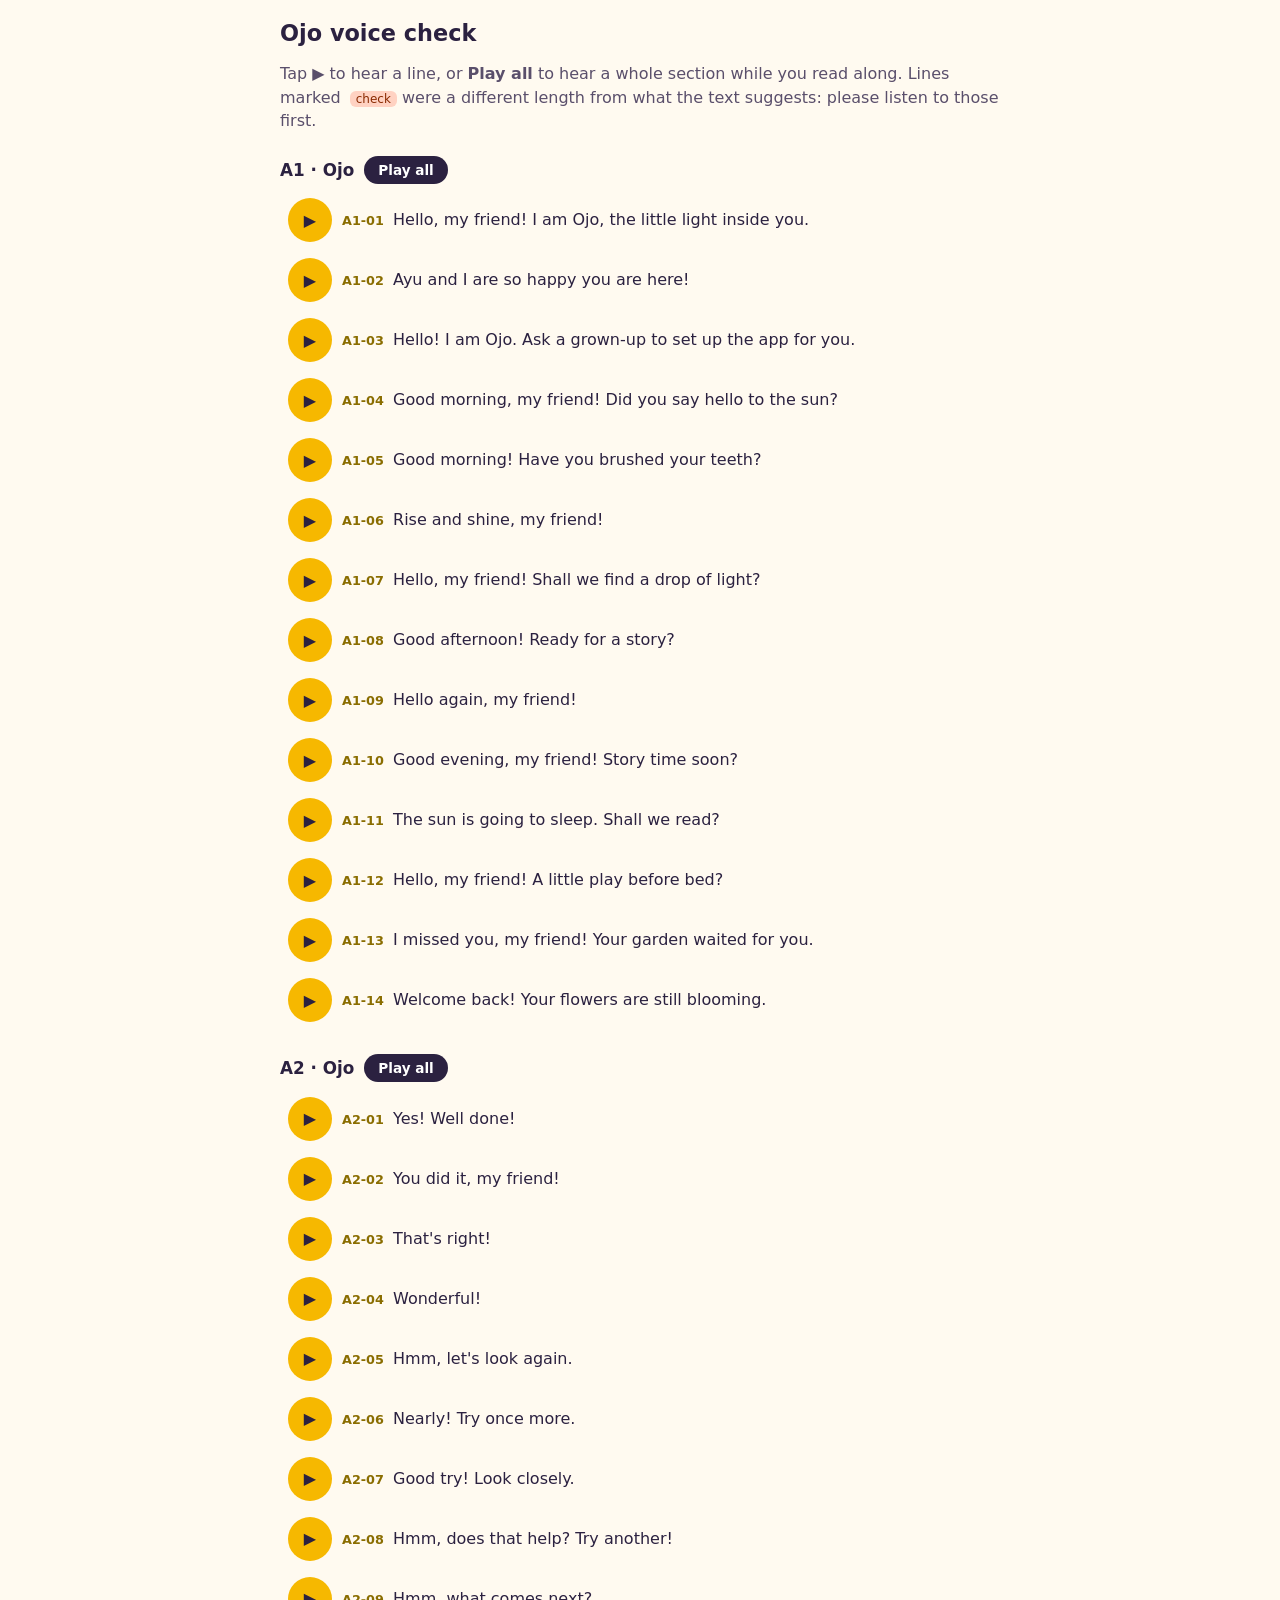
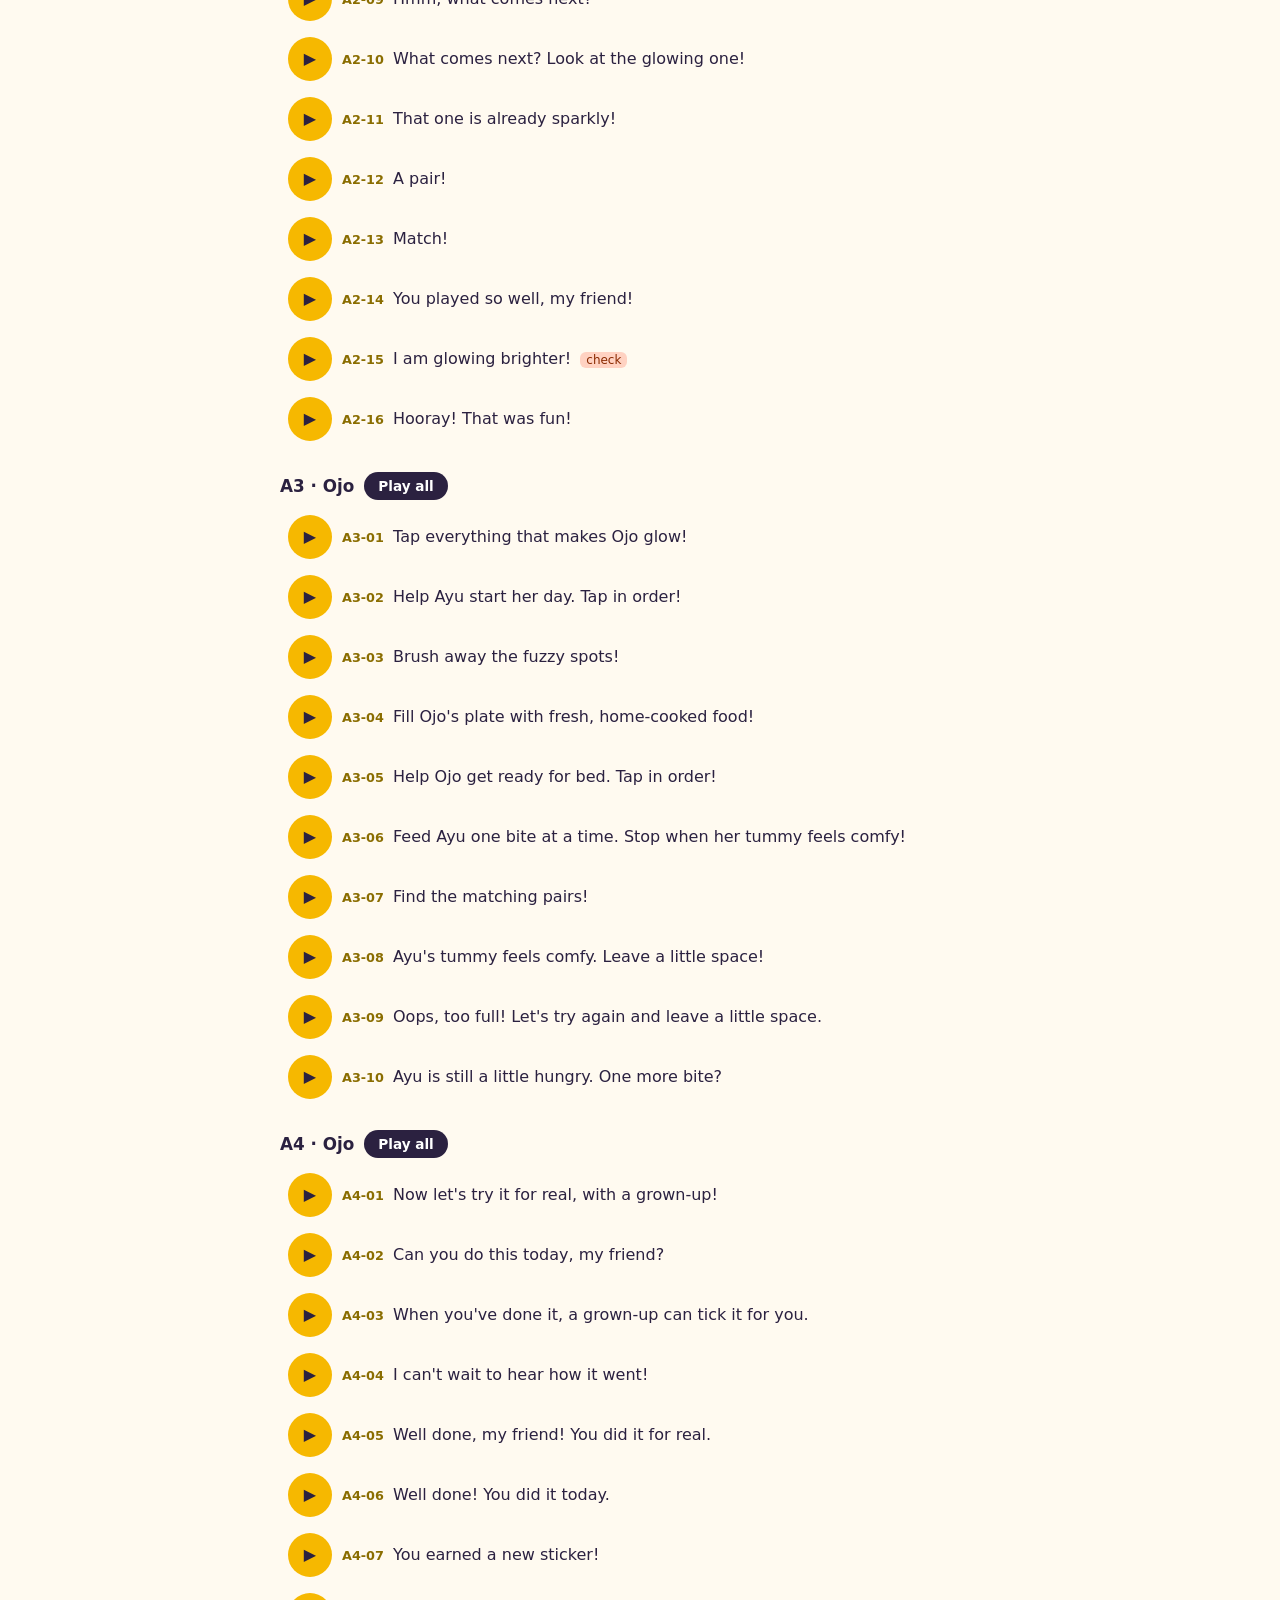
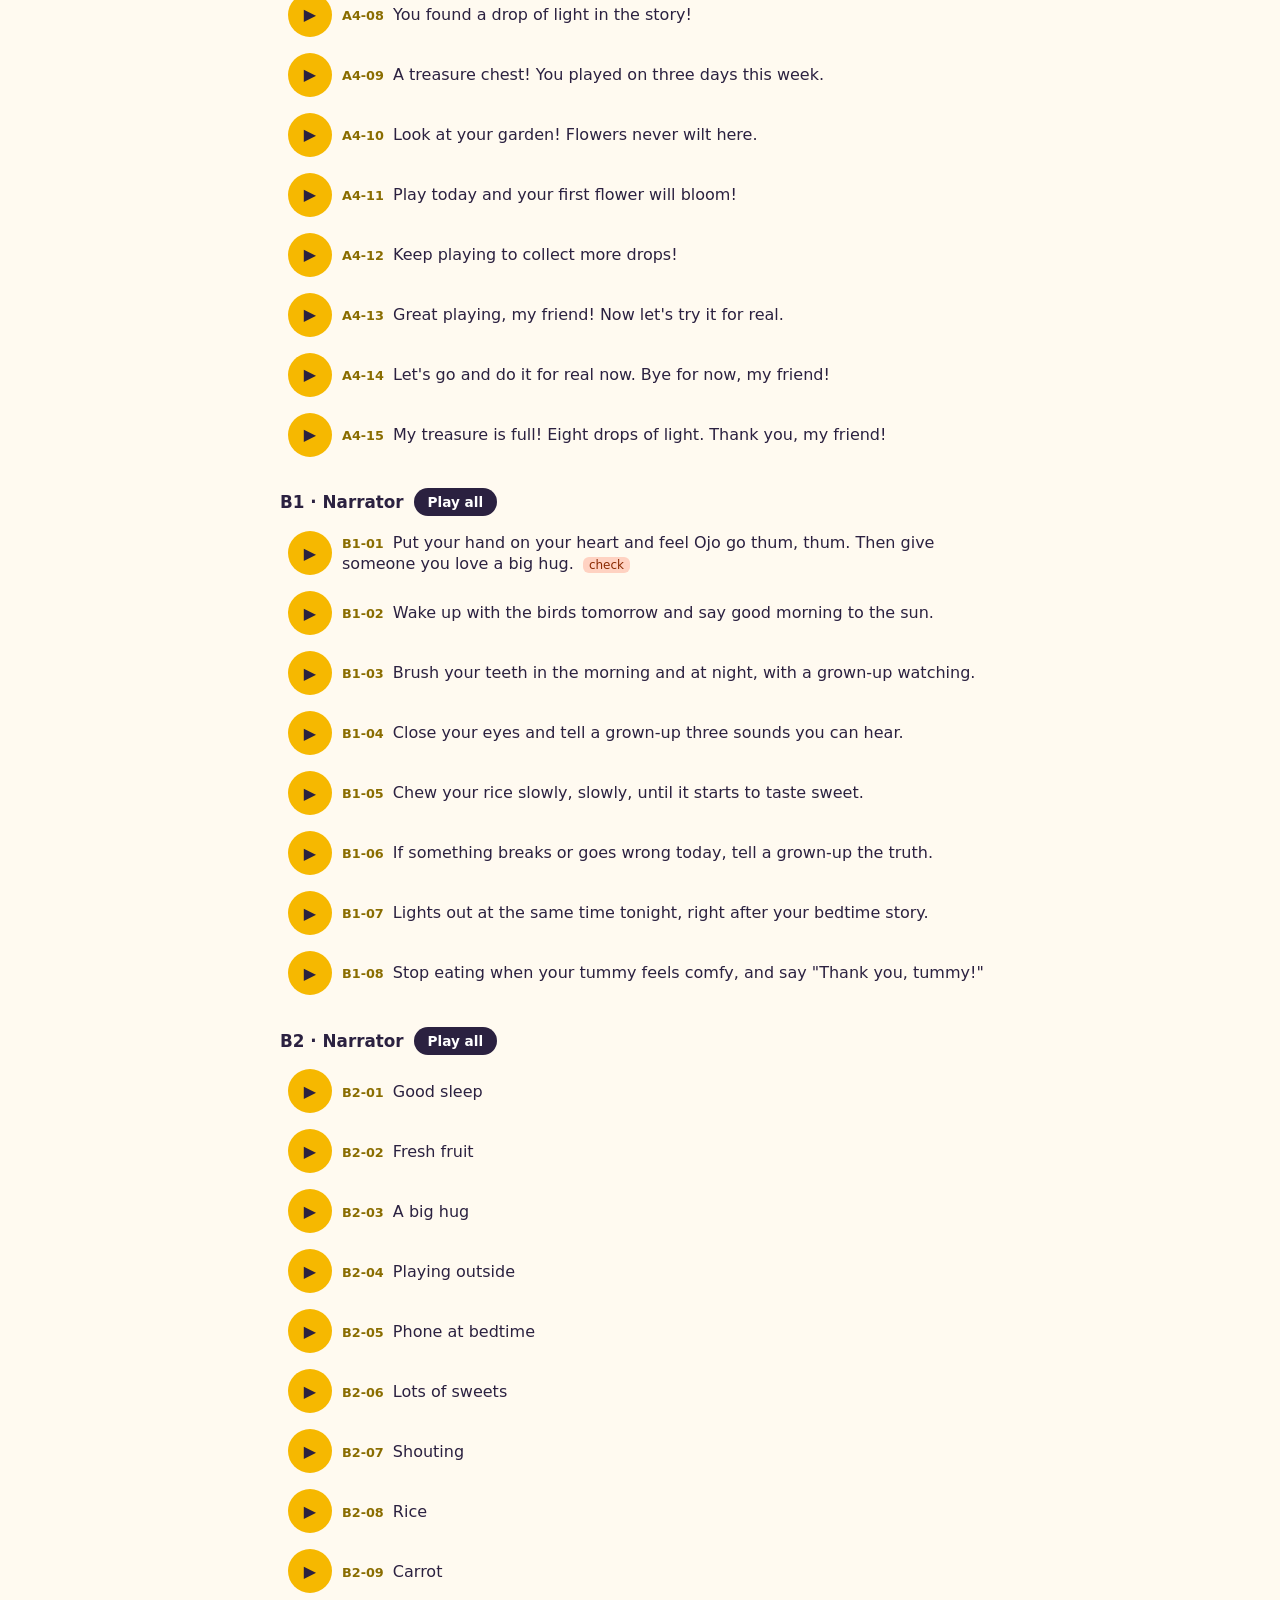
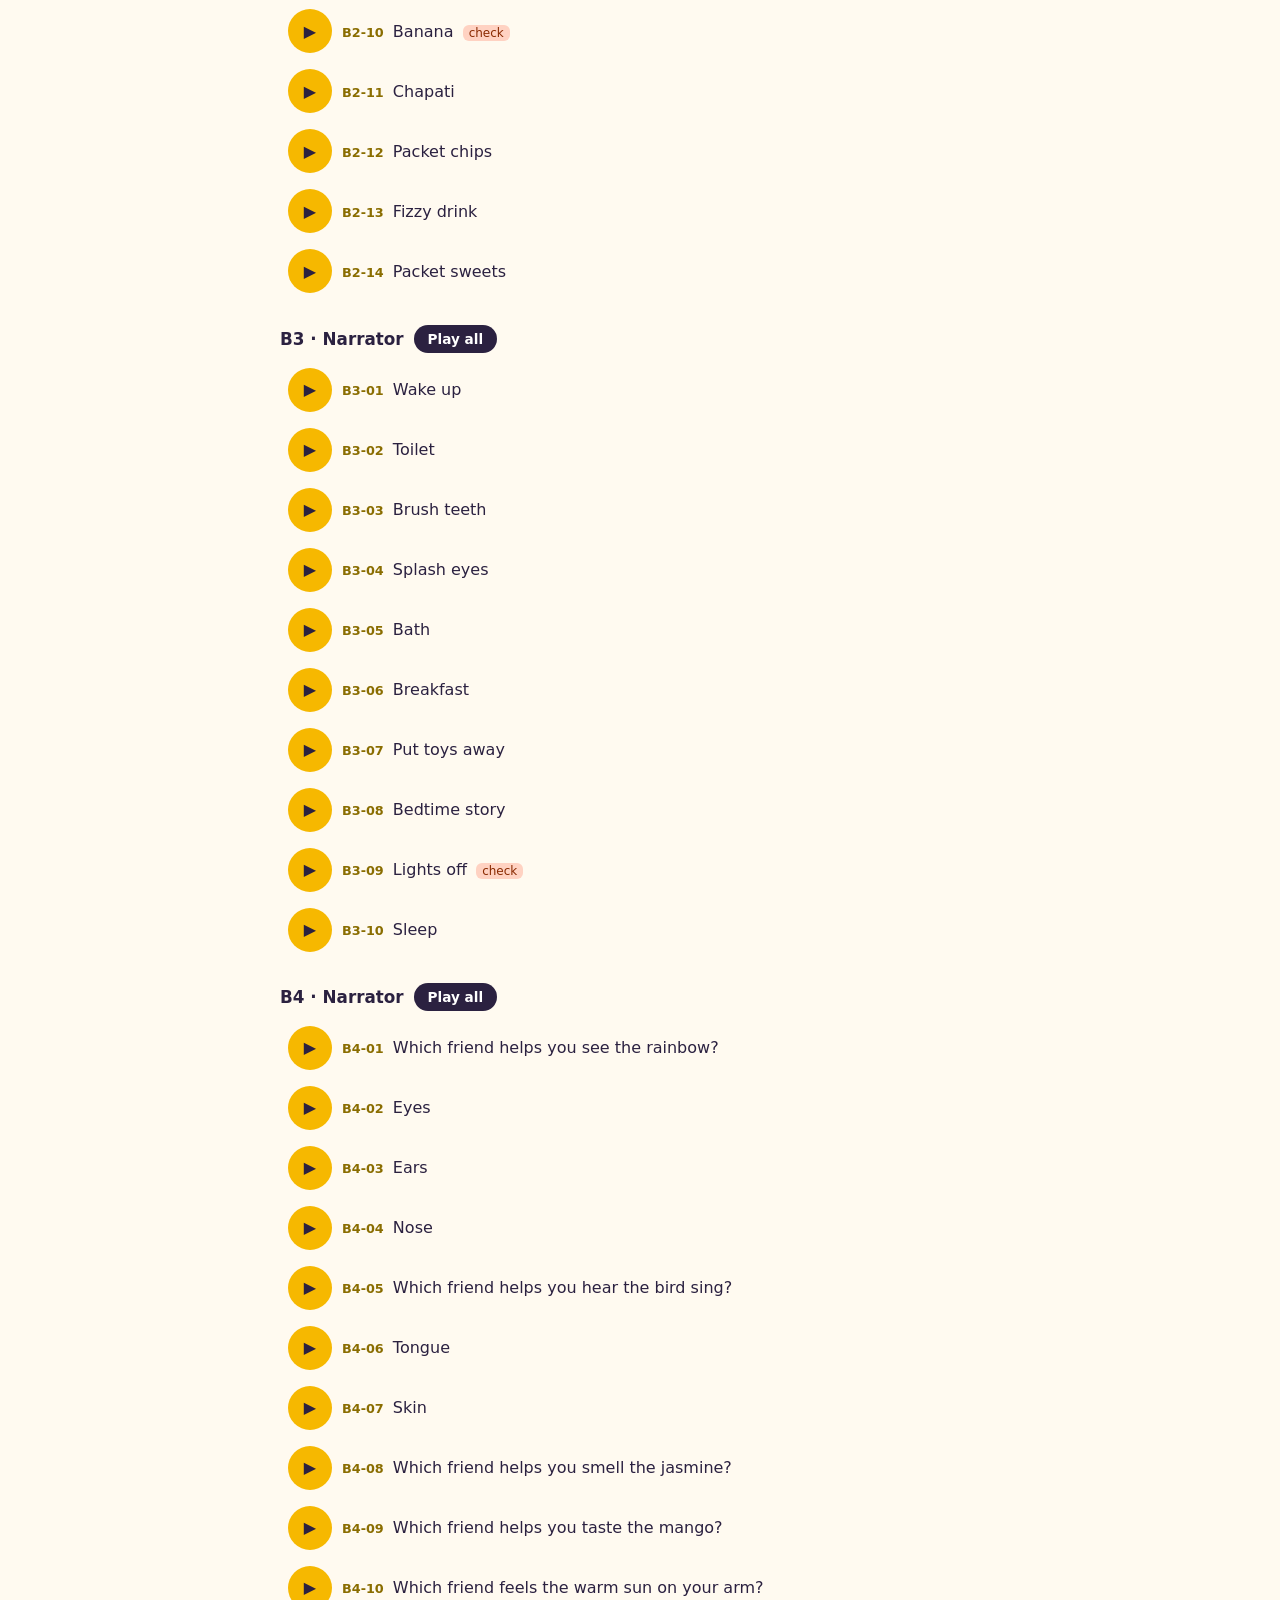
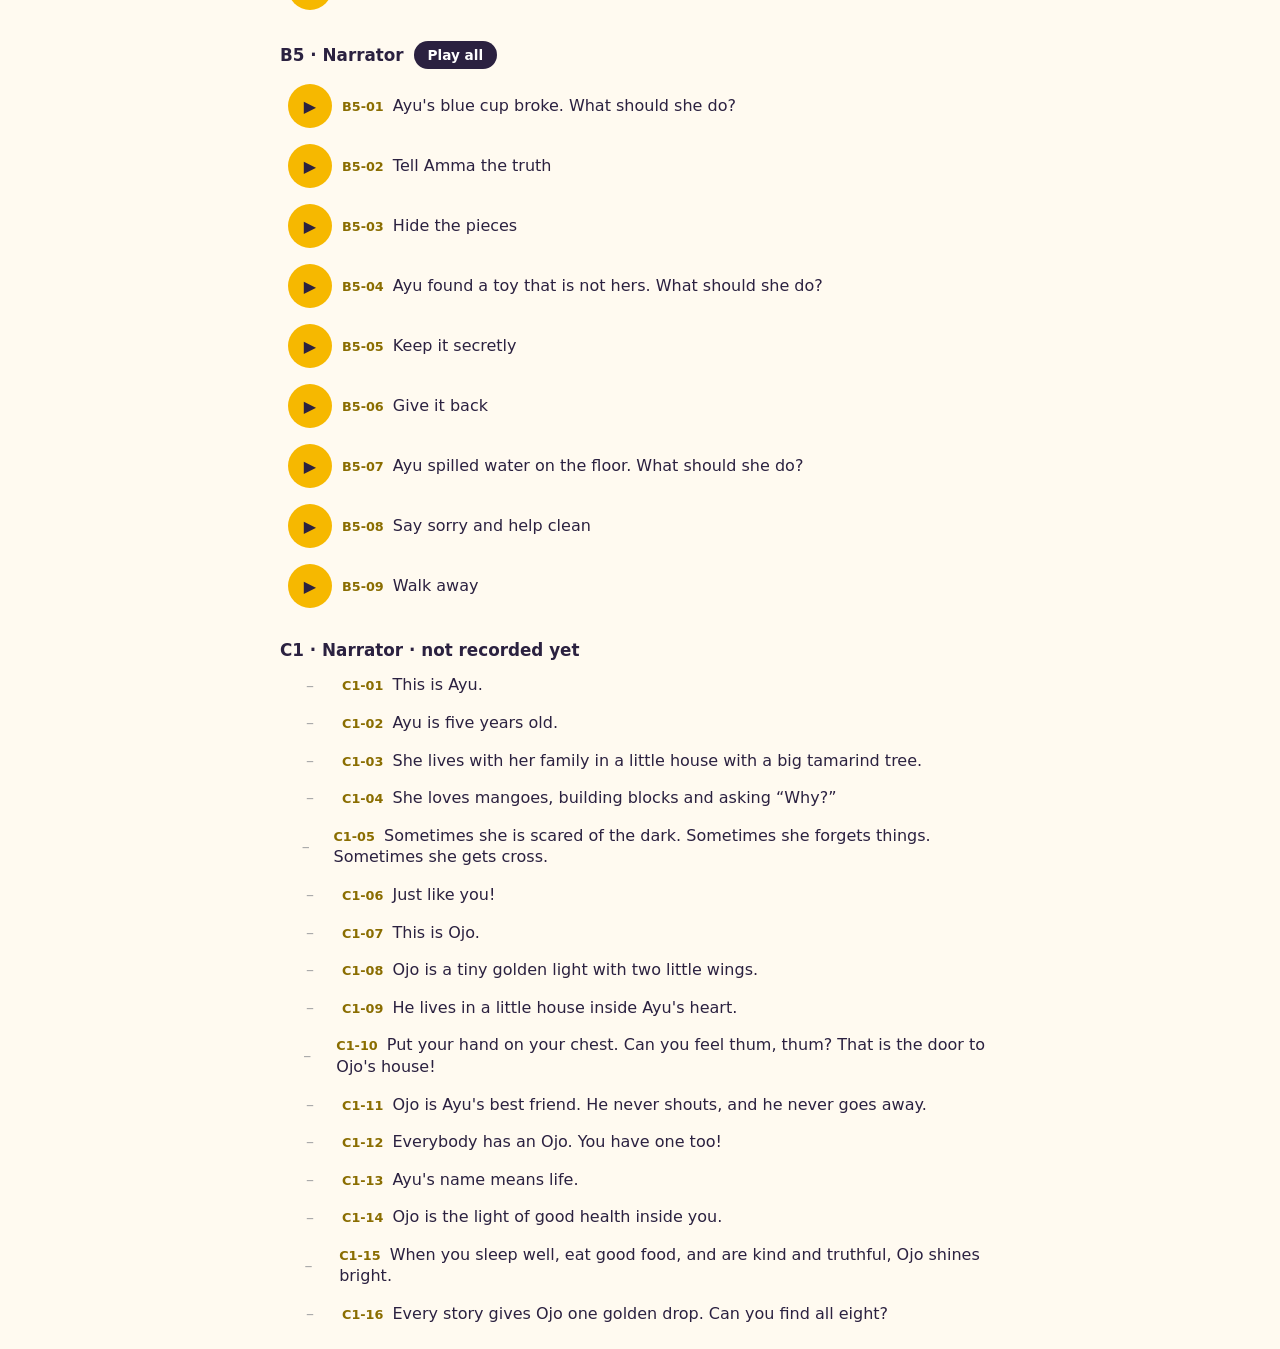
<file: tools/voice-check.html>
<!DOCTYPE html>
<html lang="en"><head><meta charset="utf-8"><meta name="viewport" content="width=device-width,initial-scale=1">
<title>Ojo voice check</title>
<style>
body{font-family:system-ui,sans-serif;margin:0;padding:16px;max-width:720px;margin:auto;color:#2b2140;background:#fffaf0}
h1{font-size:1.4rem;margin:.2em 0}p{color:#5a4f6b;line-height:1.45}
h2{font-size:1.05rem;margin:1.4em 0 .4em;display:flex;align-items:center;gap:10px}
ol{list-style:none;padding:0;margin:0}
li{display:flex;gap:10px;align-items:center;padding:8px;border-radius:12px}
li.on{background:#ffe9a8}
.t{line-height:1.35}.t b{color:#8a6d00;font-size:.8rem;margin-right:4px}
button{font:inherit;border:0;border-radius:999px;cursor:pointer}
.play{width:44px;height:44px;flex:none;background:#f6b800;color:#2b2140;font-size:1rem}
.all{padding:6px 14px;background:#2b2140;color:#fff;font-size:.85rem}
.flag{background:#ffd2c2;color:#8a2a00;border-radius:6px;padding:1px 6px;font-size:.75rem;margin-left:4px}
.none{width:44px;text-align:center;color:#aaa}
</style></head><body>
<h1>Ojo voice check</h1>
<p>Tap ▶ to hear a line, or <b>Play all</b> to hear a whole section while you read along.
Lines marked <span class="flag">check</span> were a different length from what the text suggests: please listen to those first.</p>
<h2>A1 · Ojo<button class=all data-sec=A1>Play all</button></h2><ol>
<li data-sec="A1"><button class=play data-src="../audio/voice/A1-01.mp3" aria-label="Play A1-01">▶</button><span class=t><b>A1-01</b> Hello, my friend! I am Ojo, the little light inside you.</span></li>
<li data-sec="A1"><button class=play data-src="../audio/voice/A1-02.mp3" aria-label="Play A1-02">▶</button><span class=t><b>A1-02</b> Ayu and I are so happy you are here!</span></li>
<li data-sec="A1"><button class=play data-src="../audio/voice/A1-03.mp3" aria-label="Play A1-03">▶</button><span class=t><b>A1-03</b> Hello! I am Ojo. Ask a grown-up to set up the app for you.</span></li>
<li data-sec="A1"><button class=play data-src="../audio/voice/A1-04.mp3" aria-label="Play A1-04">▶</button><span class=t><b>A1-04</b> Good morning, my friend! Did you say hello to the sun?</span></li>
<li data-sec="A1"><button class=play data-src="../audio/voice/A1-05.mp3" aria-label="Play A1-05">▶</button><span class=t><b>A1-05</b> Good morning! Have you brushed your teeth?</span></li>
<li data-sec="A1"><button class=play data-src="../audio/voice/A1-06.mp3" aria-label="Play A1-06">▶</button><span class=t><b>A1-06</b> Rise and shine, my friend!</span></li>
<li data-sec="A1"><button class=play data-src="../audio/voice/A1-07.mp3" aria-label="Play A1-07">▶</button><span class=t><b>A1-07</b> Hello, my friend! Shall we find a drop of light?</span></li>
<li data-sec="A1"><button class=play data-src="../audio/voice/A1-08.mp3" aria-label="Play A1-08">▶</button><span class=t><b>A1-08</b> Good afternoon! Ready for a story?</span></li>
<li data-sec="A1"><button class=play data-src="../audio/voice/A1-09.mp3" aria-label="Play A1-09">▶</button><span class=t><b>A1-09</b> Hello again, my friend!</span></li>
<li data-sec="A1"><button class=play data-src="../audio/voice/A1-10.mp3" aria-label="Play A1-10">▶</button><span class=t><b>A1-10</b> Good evening, my friend! Story time soon?</span></li>
<li data-sec="A1"><button class=play data-src="../audio/voice/A1-11.mp3" aria-label="Play A1-11">▶</button><span class=t><b>A1-11</b> The sun is going to sleep. Shall we read?</span></li>
<li data-sec="A1"><button class=play data-src="../audio/voice/A1-12.mp3" aria-label="Play A1-12">▶</button><span class=t><b>A1-12</b> Hello, my friend! A little play before bed?</span></li>
<li data-sec="A1"><button class=play data-src="../audio/voice/A1-13.mp3" aria-label="Play A1-13">▶</button><span class=t><b>A1-13</b> I missed you, my friend! Your garden waited for you.</span></li>
<li data-sec="A1"><button class=play data-src="../audio/voice/A1-14.mp3" aria-label="Play A1-14">▶</button><span class=t><b>A1-14</b> Welcome back! Your flowers are still blooming.</span></li>
</ol>
<h2>A2 · Ojo<button class=all data-sec=A2>Play all</button></h2><ol>
<li data-sec="A2"><button class=play data-src="../audio/voice/A2-01.mp3" aria-label="Play A2-01">▶</button><span class=t><b>A2-01</b> Yes! Well done!</span></li>
<li data-sec="A2"><button class=play data-src="../audio/voice/A2-02.mp3" aria-label="Play A2-02">▶</button><span class=t><b>A2-02</b> You did it, my friend!</span></li>
<li data-sec="A2"><button class=play data-src="../audio/voice/A2-03.mp3" aria-label="Play A2-03">▶</button><span class=t><b>A2-03</b> That&#x27;s right!</span></li>
<li data-sec="A2"><button class=play data-src="../audio/voice/A2-04.mp3" aria-label="Play A2-04">▶</button><span class=t><b>A2-04</b> Wonderful!</span></li>
<li data-sec="A2"><button class=play data-src="../audio/voice/A2-05.mp3" aria-label="Play A2-05">▶</button><span class=t><b>A2-05</b> Hmm, let&#x27;s look again.</span></li>
<li data-sec="A2"><button class=play data-src="../audio/voice/A2-06.mp3" aria-label="Play A2-06">▶</button><span class=t><b>A2-06</b> Nearly! Try once more.</span></li>
<li data-sec="A2"><button class=play data-src="../audio/voice/A2-07.mp3" aria-label="Play A2-07">▶</button><span class=t><b>A2-07</b> Good try! Look closely.</span></li>
<li data-sec="A2"><button class=play data-src="../audio/voice/A2-08.mp3" aria-label="Play A2-08">▶</button><span class=t><b>A2-08</b> Hmm, does that help? Try another!</span></li>
<li data-sec="A2"><button class=play data-src="../audio/voice/A2-09.mp3" aria-label="Play A2-09">▶</button><span class=t><b>A2-09</b> Hmm, what comes next?</span></li>
<li data-sec="A2"><button class=play data-src="../audio/voice/A2-10.mp3" aria-label="Play A2-10">▶</button><span class=t><b>A2-10</b> What comes next? Look at the glowing one!</span></li>
<li data-sec="A2"><button class=play data-src="../audio/voice/A2-11.mp3" aria-label="Play A2-11">▶</button><span class=t><b>A2-11</b> That one is already sparkly!</span></li>
<li data-sec="A2"><button class=play data-src="../audio/voice/A2-12.mp3" aria-label="Play A2-12">▶</button><span class=t><b>A2-12</b> A pair!</span></li>
<li data-sec="A2"><button class=play data-src="../audio/voice/A2-13.mp3" aria-label="Play A2-13">▶</button><span class=t><b>A2-13</b> Match!</span></li>
<li data-sec="A2"><button class=play data-src="../audio/voice/A2-14.mp3" aria-label="Play A2-14">▶</button><span class=t><b>A2-14</b> You played so well, my friend!</span></li>
<li data-sec="A2"><button class=play data-src="../audio/voice/A2-15.mp3" aria-label="Play A2-15">▶</button><span class=t><b>A2-15</b> I am glowing brighter! <span class="flag">check</span></span></li>
<li data-sec="A2"><button class=play data-src="../audio/voice/A2-16.mp3" aria-label="Play A2-16">▶</button><span class=t><b>A2-16</b> Hooray! That was fun!</span></li>
</ol>
<h2>A3 · Ojo<button class=all data-sec=A3>Play all</button></h2><ol>
<li data-sec="A3"><button class=play data-src="../audio/voice/A3-01.mp3" aria-label="Play A3-01">▶</button><span class=t><b>A3-01</b> Tap everything that makes Ojo glow!</span></li>
<li data-sec="A3"><button class=play data-src="../audio/voice/A3-02.mp3" aria-label="Play A3-02">▶</button><span class=t><b>A3-02</b> Help Ayu start her day. Tap in order!</span></li>
<li data-sec="A3"><button class=play data-src="../audio/voice/A3-03.mp3" aria-label="Play A3-03">▶</button><span class=t><b>A3-03</b> Brush away the fuzzy spots!</span></li>
<li data-sec="A3"><button class=play data-src="../audio/voice/A3-04.mp3" aria-label="Play A3-04">▶</button><span class=t><b>A3-04</b> Fill Ojo&#x27;s plate with fresh, home-cooked food!</span></li>
<li data-sec="A3"><button class=play data-src="../audio/voice/A3-05.mp3" aria-label="Play A3-05">▶</button><span class=t><b>A3-05</b> Help Ojo get ready for bed. Tap in order!</span></li>
<li data-sec="A3"><button class=play data-src="../audio/voice/A3-06.mp3" aria-label="Play A3-06">▶</button><span class=t><b>A3-06</b> Feed Ayu one bite at a time. Stop when her tummy feels comfy!</span></li>
<li data-sec="A3"><button class=play data-src="../audio/voice/A3-07.mp3" aria-label="Play A3-07">▶</button><span class=t><b>A3-07</b> Find the matching pairs!</span></li>
<li data-sec="A3"><button class=play data-src="../audio/voice/A3-08.mp3" aria-label="Play A3-08">▶</button><span class=t><b>A3-08</b> Ayu&#x27;s tummy feels comfy. Leave a little space!</span></li>
<li data-sec="A3"><button class=play data-src="../audio/voice/A3-09.mp3" aria-label="Play A3-09">▶</button><span class=t><b>A3-09</b> Oops, too full! Let&#x27;s try again and leave a little space.</span></li>
<li data-sec="A3"><button class=play data-src="../audio/voice/A3-10.mp3" aria-label="Play A3-10">▶</button><span class=t><b>A3-10</b> Ayu is still a little hungry. One more bite?</span></li>
</ol>
<h2>A4 · Ojo<button class=all data-sec=A4>Play all</button></h2><ol>
<li data-sec="A4"><button class=play data-src="../audio/voice/A4-01.mp3" aria-label="Play A4-01">▶</button><span class=t><b>A4-01</b> Now let&#x27;s try it for real, with a grown-up!</span></li>
<li data-sec="A4"><button class=play data-src="../audio/voice/A4-02.mp3" aria-label="Play A4-02">▶</button><span class=t><b>A4-02</b> Can you do this today, my friend?</span></li>
<li data-sec="A4"><button class=play data-src="../audio/voice/A4-03.mp3" aria-label="Play A4-03">▶</button><span class=t><b>A4-03</b> When you&#x27;ve done it, a grown-up can tick it for you.</span></li>
<li data-sec="A4"><button class=play data-src="../audio/voice/A4-04.mp3" aria-label="Play A4-04">▶</button><span class=t><b>A4-04</b> I can&#x27;t wait to hear how it went!</span></li>
<li data-sec="A4"><button class=play data-src="../audio/voice/A4-05.mp3" aria-label="Play A4-05">▶</button><span class=t><b>A4-05</b> Well done, my friend! You did it for real.</span></li>
<li data-sec="A4"><button class=play data-src="../audio/voice/A4-06.mp3" aria-label="Play A4-06">▶</button><span class=t><b>A4-06</b> Well done! You did it today.</span></li>
<li data-sec="A4"><button class=play data-src="../audio/voice/A4-07.mp3" aria-label="Play A4-07">▶</button><span class=t><b>A4-07</b> You earned a new sticker!</span></li>
<li data-sec="A4"><button class=play data-src="../audio/voice/A4-08.mp3" aria-label="Play A4-08">▶</button><span class=t><b>A4-08</b> You found a drop of light in the story!</span></li>
<li data-sec="A4"><button class=play data-src="../audio/voice/A4-09.mp3" aria-label="Play A4-09">▶</button><span class=t><b>A4-09</b> A treasure chest! You played on three days this week.</span></li>
<li data-sec="A4"><button class=play data-src="../audio/voice/A4-10.mp3" aria-label="Play A4-10">▶</button><span class=t><b>A4-10</b> Look at your garden! Flowers never wilt here.</span></li>
<li data-sec="A4"><button class=play data-src="../audio/voice/A4-11.mp3" aria-label="Play A4-11">▶</button><span class=t><b>A4-11</b> Play today and your first flower will bloom!</span></li>
<li data-sec="A4"><button class=play data-src="../audio/voice/A4-12.mp3" aria-label="Play A4-12">▶</button><span class=t><b>A4-12</b> Keep playing to collect more drops!</span></li>
<li data-sec="A4"><button class=play data-src="../audio/voice/A4-13.mp3" aria-label="Play A4-13">▶</button><span class=t><b>A4-13</b> Great playing, my friend! Now let&#x27;s try it for real.</span></li>
<li data-sec="A4"><button class=play data-src="../audio/voice/A4-14.mp3" aria-label="Play A4-14">▶</button><span class=t><b>A4-14</b> Let&#x27;s go and do it for real now. Bye for now, my friend!</span></li>
<li data-sec="A4"><button class=play data-src="../audio/voice/A4-15.mp3" aria-label="Play A4-15">▶</button><span class=t><b>A4-15</b> My treasure is full! Eight drops of light. Thank you, my friend!</span></li>
</ol>
<h2>B1 · Narrator<button class=all data-sec=B1>Play all</button></h2><ol>
<li data-sec="B1"><button class=play data-src="../audio/voice/B1-01.mp3" aria-label="Play B1-01">▶</button><span class=t><b>B1-01</b> Put your hand on your heart and feel Ojo go thum, thum. Then give someone you love a big hug. <span class="flag">check</span></span></li>
<li data-sec="B1"><button class=play data-src="../audio/voice/B1-02.mp3" aria-label="Play B1-02">▶</button><span class=t><b>B1-02</b> Wake up with the birds tomorrow and say good morning to the sun.</span></li>
<li data-sec="B1"><button class=play data-src="../audio/voice/B1-03.mp3" aria-label="Play B1-03">▶</button><span class=t><b>B1-03</b> Brush your teeth in the morning and at night, with a grown-up watching.</span></li>
<li data-sec="B1"><button class=play data-src="../audio/voice/B1-04.mp3" aria-label="Play B1-04">▶</button><span class=t><b>B1-04</b> Close your eyes and tell a grown-up three sounds you can hear.</span></li>
<li data-sec="B1"><button class=play data-src="../audio/voice/B1-05.mp3" aria-label="Play B1-05">▶</button><span class=t><b>B1-05</b> Chew your rice slowly, slowly, until it starts to taste sweet.</span></li>
<li data-sec="B1"><button class=play data-src="../audio/voice/B1-06.mp3" aria-label="Play B1-06">▶</button><span class=t><b>B1-06</b> If something breaks or goes wrong today, tell a grown-up the truth.</span></li>
<li data-sec="B1"><button class=play data-src="../audio/voice/B1-07.mp3" aria-label="Play B1-07">▶</button><span class=t><b>B1-07</b> Lights out at the same time tonight, right after your bedtime story.</span></li>
<li data-sec="B1"><button class=play data-src="../audio/voice/B1-08.mp3" aria-label="Play B1-08">▶</button><span class=t><b>B1-08</b> Stop eating when your tummy feels comfy, and say &quot;Thank you, tummy!&quot;</span></li>
</ol>
<h2>B2 · Narrator<button class=all data-sec=B2>Play all</button></h2><ol>
<li data-sec="B2"><button class=play data-src="../audio/voice/B2-01.mp3" aria-label="Play B2-01">▶</button><span class=t><b>B2-01</b> Good sleep</span></li>
<li data-sec="B2"><button class=play data-src="../audio/voice/B2-02.mp3" aria-label="Play B2-02">▶</button><span class=t><b>B2-02</b> Fresh fruit</span></li>
<li data-sec="B2"><button class=play data-src="../audio/voice/B2-03.mp3" aria-label="Play B2-03">▶</button><span class=t><b>B2-03</b> A big hug</span></li>
<li data-sec="B2"><button class=play data-src="../audio/voice/B2-04.mp3" aria-label="Play B2-04">▶</button><span class=t><b>B2-04</b> Playing outside</span></li>
<li data-sec="B2"><button class=play data-src="../audio/voice/B2-05.mp3" aria-label="Play B2-05">▶</button><span class=t><b>B2-05</b> Phone at bedtime</span></li>
<li data-sec="B2"><button class=play data-src="../audio/voice/B2-06.mp3" aria-label="Play B2-06">▶</button><span class=t><b>B2-06</b> Lots of sweets</span></li>
<li data-sec="B2"><button class=play data-src="../audio/voice/B2-07.mp3" aria-label="Play B2-07">▶</button><span class=t><b>B2-07</b> Shouting</span></li>
<li data-sec="B2"><button class=play data-src="../audio/voice/B2-08.mp3" aria-label="Play B2-08">▶</button><span class=t><b>B2-08</b> Rice</span></li>
<li data-sec="B2"><button class=play data-src="../audio/voice/B2-09.mp3" aria-label="Play B2-09">▶</button><span class=t><b>B2-09</b> Carrot</span></li>
<li data-sec="B2"><button class=play data-src="../audio/voice/B2-10.mp3" aria-label="Play B2-10">▶</button><span class=t><b>B2-10</b> Banana <span class="flag">check</span></span></li>
<li data-sec="B2"><button class=play data-src="../audio/voice/B2-11.mp3" aria-label="Play B2-11">▶</button><span class=t><b>B2-11</b> Chapati</span></li>
<li data-sec="B2"><button class=play data-src="../audio/voice/B2-12.mp3" aria-label="Play B2-12">▶</button><span class=t><b>B2-12</b> Packet chips</span></li>
<li data-sec="B2"><button class=play data-src="../audio/voice/B2-13.mp3" aria-label="Play B2-13">▶</button><span class=t><b>B2-13</b> Fizzy drink</span></li>
<li data-sec="B2"><button class=play data-src="../audio/voice/B2-14.mp3" aria-label="Play B2-14">▶</button><span class=t><b>B2-14</b> Packet sweets</span></li>
</ol>
<h2>B3 · Narrator<button class=all data-sec=B3>Play all</button></h2><ol>
<li data-sec="B3"><button class=play data-src="../audio/voice/B3-01.mp3" aria-label="Play B3-01">▶</button><span class=t><b>B3-01</b> Wake up</span></li>
<li data-sec="B3"><button class=play data-src="../audio/voice/B3-02.mp3" aria-label="Play B3-02">▶</button><span class=t><b>B3-02</b> Toilet</span></li>
<li data-sec="B3"><button class=play data-src="../audio/voice/B3-03.mp3" aria-label="Play B3-03">▶</button><span class=t><b>B3-03</b> Brush teeth</span></li>
<li data-sec="B3"><button class=play data-src="../audio/voice/B3-04.mp3" aria-label="Play B3-04">▶</button><span class=t><b>B3-04</b> Splash eyes</span></li>
<li data-sec="B3"><button class=play data-src="../audio/voice/B3-05.mp3" aria-label="Play B3-05">▶</button><span class=t><b>B3-05</b> Bath</span></li>
<li data-sec="B3"><button class=play data-src="../audio/voice/B3-06.mp3" aria-label="Play B3-06">▶</button><span class=t><b>B3-06</b> Breakfast</span></li>
<li data-sec="B3"><button class=play data-src="../audio/voice/B3-07.mp3" aria-label="Play B3-07">▶</button><span class=t><b>B3-07</b> Put toys away</span></li>
<li data-sec="B3"><button class=play data-src="../audio/voice/B3-08.mp3" aria-label="Play B3-08">▶</button><span class=t><b>B3-08</b> Bedtime story</span></li>
<li data-sec="B3"><button class=play data-src="../audio/voice/B3-09.mp3" aria-label="Play B3-09">▶</button><span class=t><b>B3-09</b> Lights off <span class="flag">check</span></span></li>
<li data-sec="B3"><button class=play data-src="../audio/voice/B3-10.mp3" aria-label="Play B3-10">▶</button><span class=t><b>B3-10</b> Sleep</span></li>
</ol>
<h2>B4 · Narrator<button class=all data-sec=B4>Play all</button></h2><ol>
<li data-sec="B4"><button class=play data-src="../audio/voice/B4-01.mp3" aria-label="Play B4-01">▶</button><span class=t><b>B4-01</b> Which friend helps you see the rainbow?</span></li>
<li data-sec="B4"><button class=play data-src="../audio/voice/B4-02.mp3" aria-label="Play B4-02">▶</button><span class=t><b>B4-02</b> Eyes</span></li>
<li data-sec="B4"><button class=play data-src="../audio/voice/B4-03.mp3" aria-label="Play B4-03">▶</button><span class=t><b>B4-03</b> Ears</span></li>
<li data-sec="B4"><button class=play data-src="../audio/voice/B4-04.mp3" aria-label="Play B4-04">▶</button><span class=t><b>B4-04</b> Nose</span></li>
<li data-sec="B4"><button class=play data-src="../audio/voice/B4-05.mp3" aria-label="Play B4-05">▶</button><span class=t><b>B4-05</b> Which friend helps you hear the bird sing?</span></li>
<li data-sec="B4"><button class=play data-src="../audio/voice/B4-06.mp3" aria-label="Play B4-06">▶</button><span class=t><b>B4-06</b> Tongue</span></li>
<li data-sec="B4"><button class=play data-src="../audio/voice/B4-07.mp3" aria-label="Play B4-07">▶</button><span class=t><b>B4-07</b> Skin</span></li>
<li data-sec="B4"><button class=play data-src="../audio/voice/B4-08.mp3" aria-label="Play B4-08">▶</button><span class=t><b>B4-08</b> Which friend helps you smell the jasmine?</span></li>
<li data-sec="B4"><button class=play data-src="../audio/voice/B4-09.mp3" aria-label="Play B4-09">▶</button><span class=t><b>B4-09</b> Which friend helps you taste the mango?</span></li>
<li data-sec="B4"><button class=play data-src="../audio/voice/B4-10.mp3" aria-label="Play B4-10">▶</button><span class=t><b>B4-10</b> Which friend feels the warm sun on your arm?</span></li>
</ol>
<h2>B5 · Narrator<button class=all data-sec=B5>Play all</button></h2><ol>
<li data-sec="B5"><button class=play data-src="../audio/voice/B5-01.mp3" aria-label="Play B5-01">▶</button><span class=t><b>B5-01</b> Ayu&#x27;s blue cup broke. What should she do?</span></li>
<li data-sec="B5"><button class=play data-src="../audio/voice/B5-02.mp3" aria-label="Play B5-02">▶</button><span class=t><b>B5-02</b> Tell Amma the truth</span></li>
<li data-sec="B5"><button class=play data-src="../audio/voice/B5-03.mp3" aria-label="Play B5-03">▶</button><span class=t><b>B5-03</b> Hide the pieces</span></li>
<li data-sec="B5"><button class=play data-src="../audio/voice/B5-04.mp3" aria-label="Play B5-04">▶</button><span class=t><b>B5-04</b> Ayu found a toy that is not hers. What should she do?</span></li>
<li data-sec="B5"><button class=play data-src="../audio/voice/B5-05.mp3" aria-label="Play B5-05">▶</button><span class=t><b>B5-05</b> Keep it secretly</span></li>
<li data-sec="B5"><button class=play data-src="../audio/voice/B5-06.mp3" aria-label="Play B5-06">▶</button><span class=t><b>B5-06</b> Give it back</span></li>
<li data-sec="B5"><button class=play data-src="../audio/voice/B5-07.mp3" aria-label="Play B5-07">▶</button><span class=t><b>B5-07</b> Ayu spilled water on the floor. What should she do?</span></li>
<li data-sec="B5"><button class=play data-src="../audio/voice/B5-08.mp3" aria-label="Play B5-08">▶</button><span class=t><b>B5-08</b> Say sorry and help clean</span></li>
<li data-sec="B5"><button class=play data-src="../audio/voice/B5-09.mp3" aria-label="Play B5-09">▶</button><span class=t><b>B5-09</b> Walk away</span></li>
</ol>
<h2>C1 · Narrator · not recorded yet</h2><ol>
<li data-sec="C1"><span class=none>–</span><span class=t><b>C1-01</b> This is Ayu.</span></li>
<li data-sec="C1"><span class=none>–</span><span class=t><b>C1-02</b> Ayu is five years old.</span></li>
<li data-sec="C1"><span class=none>–</span><span class=t><b>C1-03</b> She lives with her family in a little house with a big tamarind tree.</span></li>
<li data-sec="C1"><span class=none>–</span><span class=t><b>C1-04</b> She loves mangoes, building blocks and asking “Why?”</span></li>
<li data-sec="C1"><span class=none>–</span><span class=t><b>C1-05</b> Sometimes she is scared of the dark. Sometimes she forgets things. Sometimes she gets cross.</span></li>
<li data-sec="C1"><span class=none>–</span><span class=t><b>C1-06</b> Just like you!</span></li>
<li data-sec="C1"><span class=none>–</span><span class=t><b>C1-07</b> This is Ojo.</span></li>
<li data-sec="C1"><span class=none>–</span><span class=t><b>C1-08</b> Ojo is a tiny golden light with two little wings.</span></li>
<li data-sec="C1"><span class=none>–</span><span class=t><b>C1-09</b> He lives in a little house inside Ayu&#x27;s heart.</span></li>
<li data-sec="C1"><span class=none>–</span><span class=t><b>C1-10</b> Put your hand on your chest. Can you feel thum, thum? That is the door to Ojo&#x27;s house!</span></li>
<li data-sec="C1"><span class=none>–</span><span class=t><b>C1-11</b> Ojo is Ayu&#x27;s best friend. He never shouts, and he never goes away.</span></li>
<li data-sec="C1"><span class=none>–</span><span class=t><b>C1-12</b> Everybody has an Ojo. You have one too!</span></li>
<li data-sec="C1"><span class=none>–</span><span class=t><b>C1-13</b> Ayu&#x27;s name means life.</span></li>
<li data-sec="C1"><span class=none>–</span><span class=t><b>C1-14</b> Ojo is the light of good health inside you.</span></li>
<li data-sec="C1"><span class=none>–</span><span class=t><b>C1-15</b> When you sleep well, eat good food, and are kind and truthful, Ojo shines bright.</span></li>
<li data-sec="C1"><span class=none>–</span><span class=t><b>C1-16</b> Every story gives Ojo one golden drop. Can you find all eight?</span></li>
</ol>
<script>
const a=new Audio();let queue=[],cur=null;
function play(li){if(cur)cur.classList.remove('on');cur=li;li.classList.add('on');a.src=li.querySelector('.play').dataset.src;a.play();}
a.onended=()=>{if(cur)cur.classList.remove('on');const n=queue.shift();if(n)play(n);else cur=null;};
document.addEventListener('click',e=>{const b=e.target.closest('button');if(!b)return;
 if(b.classList.contains('play')){queue=[];play(b.closest('li'));}
 if(b.classList.contains('all')){queue=[...document.querySelectorAll('li[data-sec="'+b.dataset.sec+'"]')].filter(l=>l.querySelector('.play'));play(queue.shift());}});
</script></body></html>
</file>
<file: css/style.css>
:root {
  --bg: #fff9ef;
  --ink: #3a3046;
  --muted: #7a6f86;
  --primary: #ff8c42;
  --primary-dark: #e86f22;
  --alt: #6c63ff;
  --card: #ffffff;
  --radius: 22px;
  --shadow: 0 6px 0 rgba(58, 48, 70, 0.12), 0 12px 24px rgba(58, 48, 70, 0.08);
  --font: "Baloo 2", "Baloo Tamma 2", "Comic Sans MS", "Chalkboard SE", "Nunito", system-ui, sans-serif;
}

* { box-sizing: border-box; }
html, body { margin: 0; }
body {
  font-family: var(--font);
  color: var(--ink);
  background: var(--bg) radial-gradient(circle at 10% 10%, #ffe9c7 0, transparent 40%),
              radial-gradient(circle at 90% 30%, #e3f2ff 0, transparent 40%);
  background-attachment: fixed;
  min-height: 100vh;
  display: flex;
  flex-direction: column;
  font-size: 18px;
  line-height: 1.5;
}
a { color: inherit; }
button { font-family: inherit; }
main { flex: 1; width: 100%; max-width: 1100px; margin: 0 auto; padding: 20px 16px 40px; outline: none; }

/* ---------- Top bar ---------- */
.topbar {
  position: sticky; top: 0; z-index: 10;
  display: flex; align-items: center; gap: 12px;
  padding: 8px 14px; padding-top: max(8px, env(safe-area-inset-top));
  background: rgba(255, 255, 255, 0.94);
  backdrop-filter: blur(6px);
  box-shadow: 0 2px 12px rgba(0, 0, 0, 0.06);
}
.brand { display: flex; align-items: center; gap: 8px; text-decoration: none; font-weight: 800; font-size: 1.3rem; color: #46307e; }
.brand-ojo { width: 34px; height: 40px; }
.topbar-right { margin-left: auto; display: flex; align-items: center; gap: 10px; }
.drops-pill {
  display: flex; align-items: center; gap: 4px; background: #fff4c2; border: 2px solid #ffd54f;
  border-radius: 999px; padding: 3px 12px 3px 8px; font-weight: 800; font-size: 1.1rem; white-space: nowrap;
}
.drops-pill svg { width: 18px; height: 23px; }
.drops-pill.bounce { animation: bounce .6s; }
a.drops-pill { text-decoration: none; color: inherit; }
.me-chip { display: grid; place-items: center; width: 46px; height: 46px; border-radius: 50%; background: #f3eefb; overflow: hidden; text-decoration: none; border: 3px solid #fff; box-shadow: 0 2px 0 #e5dccf; }
.me-empty { font-size: 1.6rem; }
.lock-btn { border: none; background: transparent; font-size: 1.1rem; width: 40px; height: 40px; border-radius: 50%; cursor: pointer; opacity: .55; }
.lock-btn:hover { opacity: 1; background: #f3eefb; }
@media (max-width: 520px) { .brand-text { display: none; } }

/* ---------- Bottom tab bar ---------- */
body { padding-bottom: calc(76px + env(safe-area-inset-bottom)); }
.tabbar {
  position: fixed; left: 0; right: 0; bottom: 0; z-index: 10;
  display: flex; justify-content: space-around; gap: 4px;
  background: #fff; border-top: 2px solid #f0e4d2;
  padding: 6px 8px; padding-bottom: max(6px, env(safe-area-inset-bottom));
}
.tabbar a {
  flex: 1; max-width: 140px; display: flex; flex-direction: column; align-items: center; gap: 0;
  text-decoration: none; font-weight: 800; font-size: .85rem; color: var(--muted);
  border-radius: 16px; padding: 4px 0; border: 2px solid transparent;
}
.tabbar .tb-icon { font-size: 1.6rem; line-height: 1.2; height: 1.9rem; display: grid; place-items: center; }
.tabbar .tb-icon svg { width: 30px; height: 30px; transition: transform .2s; }
.tabbar a.active .tb-icon svg { transform: translateY(-2px) scale(1.12); }
@media (max-width: 380px) { .tabbar a { font-size: .74rem; } .tabbar .tb-icon { font-size: 1.4rem; } }
.tabbar a.active { color: #46307e; background: #f3eefb; border-color: #d9cdf3; }
.tabbar a:active .tb-icon svg { transform: scale(.9); }
body[data-view="welcome"] .tabbar, body[data-view="setup"] .tabbar, body[data-view="meet"] .tabbar,
body[data-view="who"] .tabbar, body[data-view="parents"] .tabbar,
body[data-view="play"] .tabbar, body[data-view="do"] .tabbar { display: none; }
body[data-view="play"], body[data-view="do"], body[data-view="welcome"], body[data-view="setup"],
body[data-view="meet"], body[data-view="who"], body[data-view="parents"] { padding-bottom: env(safe-area-inset-bottom); }
body[data-view="welcome"] .topbar-right, body[data-view="setup"] .topbar-right { visibility: hidden; }

.sr-only { position: absolute; width: 1px; height: 1px; overflow: hidden; clip: rect(0 0 0 0); white-space: nowrap; }

/* ---------- Buttons ---------- */
.btn {
  display: inline-flex; align-items: center; justify-content: center; gap: 6px;
  border: none; cursor: pointer; text-decoration: none;
  background: var(--primary); color: #fff; font-weight: 800; font-size: 1.05rem;
  padding: 12px 22px; border-radius: 999px;
  box-shadow: 0 5px 0 var(--primary-dark);
  transition: transform .1s, box-shadow .1s;
}
.btn:hover { transform: translateY(-2px); }
.btn:active { transform: translateY(3px); box-shadow: 0 2px 0 var(--primary-dark); }
.btn-alt { background: var(--alt); box-shadow: 0 5px 0 #4b43d6; }
.btn-alt:active { box-shadow: 0 2px 0 #4b43d6; }
.btn-ghost { background: #fff; color: var(--ink); box-shadow: 0 4px 0 #e5dccf; }
.btn-big { font-size: 1.25rem; padding: 16px 28px; }
.btn-small { font-size: .95rem; padding: 8px 16px; }
.icon-btn { border: none; background: #fff0e0; border-radius: 50%; width: 44px; height: 44px; font-size: 1.3rem; cursor: pointer; vertical-align: middle; }
.icon-btn:hover { background: #ffe0c2; }
:focus-visible { outline: 4px solid #6c63ff; outline-offset: 3px; }
#app:focus, #app:focus-visible { outline: none; }

.tiles { display: grid; grid-template-columns: repeat(auto-fit, minmax(220px, 1fr)); gap: 18px; }
.tile {
  text-decoration: none; background: var(--card); border-radius: var(--radius);
  padding: 22px; box-shadow: var(--shadow); border-top: 10px solid var(--c);
  transition: transform .2s;
}
.tile:hover { transform: translateY(-6px) rotate(-1deg); }
.tile-icon { font-size: 3rem; display: block; }
.tile h2 { margin: 8px 0 2px; }
.tile p { margin: 0; color: var(--muted); }

/* ---------- Shared ---------- */
.page-title { font-size: clamp(1.8rem, 4vw, 2.5rem); margin: 6px 0 4px; }
.subtitle { color: var(--muted); margin: 0 0 20px; font-size: 1.1rem; }
.section-title { margin: 24px 0 12px; }
.panel { background: var(--card); border-radius: var(--radius); padding: 28px; box-shadow: var(--shadow); max-width: 760px; margin: 0 auto; }
.list li { margin-bottom: 8px; }
.center { text-align: center; }

.tabs { display: flex; flex-wrap: wrap; gap: 8px; margin: 12px 0 18px; }
.tab {
  border: 3px solid #ffd6b0; background: #fff; border-radius: 999px; padding: 8px 18px;
  font-weight: 800; font-size: 1rem; cursor: pointer; color: var(--ink);
}
.tab.on { background: var(--primary); border-color: var(--primary); color: #fff; }

.tags { display: flex; flex-wrap: wrap; gap: 6px; }
.tag { background: #f3eefb; color: #5b4f75; border-radius: 999px; padding: 2px 10px; font-size: .85rem; font-weight: 700; }

/* ---------- Games ---------- */
.game {
  background: var(--card); border-radius: 28px; padding: 28px; box-shadow: var(--shadow); margin-top: 14px; text-align: center;
}
.game-round { color: var(--muted); font-weight: 700; }
.game-cover { font-size: 4rem; }
.options { display: flex; flex-wrap: wrap; justify-content: center; gap: 14px; margin: 18px 0 8px; }
.option {
  border: 4px solid #ffe0c2; background: #fff; border-radius: 20px; padding: 14px 24px;
  font-size: 1.25rem; font-weight: 800; color: var(--ink); cursor: pointer; min-width: 140px;
  transition: transform .15s, background .2s;
}
.option:hover:not(:disabled) { transform: scale(1.06); background: #fff7ee; }
.option.big { font-size: 2.4rem; min-width: 100px; min-height: 100px; }
.option.right { background: #c8f7d0; border-color: #33c06a; animation: pop .4s; }
.option.wrong { background: #ffe0e0; border-color: #ff8a8a; animation: shake .4s; opacity: .7; }
.shape-option { min-width: 0; padding: 10px; }
.shape-option .shape-svg { width: 110px; height: 110px; display: block; }
.feedback { min-height: 2em; font-size: 1.3rem; font-weight: 800; }
.big-stars { font-size: 2.6rem; margin: 6px 0; letter-spacing: 4px; }
.game-prompt { font-size: 1.4rem; }
.game-prompt p { margin: 8px 0; }
.prompt-emoji { font-size: 5rem; display: block; }
.count-things { display: flex; flex-wrap: wrap; justify-content: center; gap: 10px; font-size: 3rem; max-width: 520px; margin: 0 auto; }
.count-things span { animation: pop .4s backwards; }
.sum { display: flex; align-items: center; justify-content: center; flex-wrap: wrap; gap: 12px; font-size: 2.2rem; }
.sum-group { background: #f6f1ff; border-radius: 16px; padding: 6px 12px; max-width: 220px; word-break: break-all; }
.op { font-weight: 800; color: var(--alt); font-size: 2.6rem; }

/* ---------- ABC / Numbers / Shapes grids ---------- */
.letter-grid { display: grid; grid-template-columns: repeat(auto-fill, minmax(130px, 1fr)); gap: 14px; }
.letter-card, .number-card, .shape-card, .color-card {
  border: none; cursor: pointer; background: var(--card); border-radius: var(--radius);
  box-shadow: var(--shadow); padding: 14px 10px; display: flex; flex-direction: column; align-items: center;
  color: var(--ink); transition: transform .2s;
}
.letter-card { border-bottom: 8px solid var(--c); }
.letter-card:hover, .number-card:hover, .shape-card:hover, .color-card:hover { transform: translateY(-4px) rotate(-2deg); }
.letter { font-size: 2.8rem; font-weight: 900; color: var(--c); line-height: 1; text-shadow: 0 2px 0 rgba(0,0,0,.08); }
.letter small { font-size: 1.8rem; margin-left: 4px; }
.letter-emoji { font-size: 2.4rem; margin: 6px 0 2px; }
.letter-word { font-weight: 700; }
.pop { animation: pop .4s; }

.number-grid { display: grid; grid-template-columns: repeat(auto-fill, minmax(180px, 1fr)); gap: 14px; }
.number-card { border-left: 10px solid var(--c); }
.number { font-size: 3rem; font-weight: 900; color: var(--c); line-height: 1; }
.number-word { font-weight: 800; text-transform: capitalize; }
.number-things { font-size: 1.4rem; margin-top: 6px; word-break: break-all; text-align: center; }

.shape-grid, .color-grid { display: grid; grid-template-columns: repeat(auto-fill, minmax(140px, 1fr)); gap: 14px; }
.shape-card .shape-svg { width: 100px; height: 100px; }
.shape-card span, .color-card span { font-weight: 800; text-transform: capitalize; margin-top: 6px; }
.swatch { width: 80px; height: 80px; border-radius: 50%; background: var(--c); box-shadow: inset 0 -6px 0 rgba(0,0,0,.15); }

/* ---------- Toast & confetti ---------- */
.toast {
  position: fixed; left: 50%; bottom: 24px; transform: translate(-50%, 140%);
  background: var(--ink); color: #fff; padding: 12px 22px; border-radius: 999px; font-weight: 700;
  transition: transform .3s, opacity .3s; z-index: 50; max-width: 90vw; text-align: center;
  opacity: 0; visibility: hidden;
}
.toast.show { transform: translate(-50%, 0); opacity: 1; visibility: visible; }
.drop-rain { position: fixed; inset: 0; pointer-events: none; z-index: 40; overflow: hidden; }
.drop-rain span { position: absolute; top: -50px; display: block; animation: dropFall 2.1s cubic-bezier(.4, 0, .9, .6) forwards; filter: drop-shadow(0 0 6px rgba(255, 200, 80, .7)); }
.drop-rain svg { width: 100%; height: auto; display: block; }
@keyframes dropFall { 0% { transform: translateY(0) scale(.8); opacity: 0; } 10% { opacity: 1; } 100% { transform: translateY(110vh) scale(1); opacity: .9; } }

/* ---------- Animations ---------- */
@keyframes float { 0%, 100% { transform: translateY(0); } 50% { transform: translateY(-12px); } }
@keyframes pop { 0% { transform: scale(.6); } 60% { transform: scale(1.15); } 100% { transform: scale(1); } }
@keyframes shake { 0%, 100% { transform: translateX(0); } 25% { transform: translateX(-8px); } 75% { transform: translateX(8px); } }
@keyframes bounce { 0%, 100% { transform: scale(1); } 40% { transform: scale(1.35); } }
@keyframes fall { to { transform: translateY(110vh) rotate(540deg); } }


/* =====================================================================
   Ojo's Treasure Trail: guide, profiles, trail, games, rewards
   ===================================================================== */

/* ---------- Ojo the guide ---------- */
.ojo-svg { width: 64px; height: 74px; display: block; filter: drop-shadow(0 0 10px rgba(255, 200, 80, .55)); }
.ojo-svg.big { width: 130px; height: 150px; margin: 0 auto; }
.ojo-svg.tiny { width: 26px; height: 30px; filter: none; }
.ojo-svg.buddy { width: 90px; height: 104px; }
.ojo-svg.float, .float { animation: float 3.6s ease-in-out infinite; }
.ojo-svg.dance { width: 120px; height: 138px; margin: 0 auto; animation: dance 1s ease-in-out infinite; }
.drop-svg { width: 18px; height: 23px; vertical-align: -4px; }

.guide { display: flex; align-items: flex-end; gap: 10px; margin: 6px 0 16px; cursor: pointer; }
.guide-ojo { border: none; background: none; padding: 0; cursor: pointer; flex: none; }
.guide-bubble {
  position: relative; background: #fff; border-radius: 22px; padding: 12px 16px; font-weight: 700; font-size: 1.15rem;
  box-shadow: var(--shadow); line-height: 1.35; flex: 1; max-width: 560px;
}
.guide-bubble::before {
  content: ""; position: absolute; left: -9px; bottom: 18px; border: 10px solid transparent; border-left: 0; border-right-color: #fff;
}
.guide-hear { margin-left: 6px; font-size: .95rem; opacity: .6; }
.guide.hop .guide-ojo { animation: pop .45s; }

/* ---------- Avatars ---------- */
.avatar { display: block; }
.avatar.mini { width: 44px; height: 52px; margin-top: 6px; }
.avatar.tiny { width: 54px; height: 63px; }
.avatar.tiny.face { width: 60px; height: 70px; }
.avatar.small { width: 76px; height: 89px; }
.avatar.mid { width: 96px; height: 112px; }
.avatar.big { width: 150px; height: 175px; }

/* ---------- Welcome, setup, meet, who ---------- */
.welcome, .meet, .who { text-align: center; max-width: 560px; margin: 0 auto; padding-top: 10px; }
.welcome h1 { font-size: clamp(2rem, 7vw, 2.8rem); margin: 10px 0 4px; color: #46307e; }
.welcome p { font-size: 1.2rem; margin: 6px 0; }
.welcome-ask { font-weight: 800; margin: 18px 0 !important; }
.meet .guide { text-align: left; margin: 18px 0; }
.meet-stage, .av-stage { display: flex; align-items: flex-end; justify-content: center; gap: 6px; }
.setup { max-width: 560px; }
.field { display: block; margin: 0 0 18px; }
.field > span { display: block; font-weight: 800; margin-bottom: 6px; }
.field input[type="text"], .field select {
  width: 100%; font: inherit; font-size: 1.2rem; padding: 12px 16px; border-radius: 16px; border: 3px solid #e5dccf; background: #fff; color: var(--ink);
}
.field input:focus, .field select:focus { border-color: var(--alt); outline: none; }
.field.inline { display: flex; align-items: center; gap: 12px; flex-wrap: wrap; }
.field.inline > span { margin: 0; }
.field.inline select { width: auto; }
.hint, .muted { color: var(--muted); font-size: .95rem; margin: 6px 0 0; }
.stepper { display: flex; align-items: center; gap: 16px; }
.stepper output { font-size: 2.2rem; font-weight: 900; min-width: 48px; text-align: center; }
.step-btn { width: 56px; height: 56px; border-radius: 50%; border: none; background: #f3eefb; font-size: 2rem; font-weight: 900; color: #46307e; cursor: pointer; box-shadow: 0 4px 0 #d9cdf3; }
.chips { display: flex; flex-wrap: wrap; gap: 8px; }
.chip-btn { border: 3px solid #e5dccf; background: #fff; border-radius: 999px; padding: 10px 18px; font-weight: 800; font-size: 1rem; cursor: pointer; color: var(--ink); min-height: 48px; }
.chip-btn.on { border-color: var(--alt); background: #efedff; color: #3d35b8; }
.form-msg { color: #c0392b; font-weight: 700; min-height: 1.4em; }
.row { display: flex; flex-wrap: wrap; gap: 12px; justify-content: center; margin-top: 12px; }
.who-list { display: flex; flex-wrap: wrap; justify-content: center; gap: 16px; margin-top: 18px; }
.who-card {
  width: 150px; padding: 14px 10px; border-radius: 24px; border: 4px solid transparent; background: #fff; box-shadow: var(--shadow);
  display: flex; flex-direction: column; align-items: center; gap: 6px; font-weight: 800; font-size: 1.2rem; cursor: pointer; color: var(--ink);
}
.who-card.on { border-color: #f4b52c; }
.who-card.add { color: var(--muted); justify-content: center; font-size: 1rem; }
.who-card .plus { font-size: 3rem; line-height: 1; }

/* ---------- Avatar maker ---------- */
.avatar-maker { max-width: 760px; margin: 0 auto; }
.pick-row { display: flex; flex-wrap: wrap; gap: 10px; }
.sw { width: 52px; height: 52px; border-radius: 50%; border: 4px solid #fff; background: var(--c); box-shadow: 0 0 0 2px #e5dccf; cursor: pointer; }
.sw.on { box-shadow: 0 0 0 4px var(--alt); }
.pick {
  border: 3px solid #e5dccf; background: #fff; border-radius: 18px; padding: 6px 8px 8px; cursor: pointer;
  display: flex; flex-direction: column; align-items: center; font-weight: 800; font-size: .85rem; color: var(--ink); min-width: 76px;
}
.pick.on { border-color: var(--alt); background: #efedff; }
.pick.locked { opacity: .6; }
.sticky-row { position: sticky; bottom: calc(76px + env(safe-area-inset-bottom)); padding: 14px 0 10px; background: linear-gradient(rgba(255, 249, 239, 0), var(--bg) 45%); }

/* ---------- Treasure Trail ---------- */
.trail-head { max-width: 640px; margin: 0 auto; }
.lights { text-align: center; margin: 4px 0 8px; }
.lights-row { display: flex; justify-content: center; gap: 6px; }
.lights .drop-svg { width: 26px; height: 33px; filter: grayscale(1) opacity(.35); }
.lights .drop-svg.lit { filter: drop-shadow(0 0 6px rgba(246, 181, 44, .9)); }
.lights p { margin: 2px 0 0; font-weight: 800; color: #46307e; }
.tier-soon { text-align: center; background: #efedff; border-radius: 14px; padding: 8px 12px; font-weight: 700; color: #3d35b8; }
.trail { position: relative; margin: 34px auto 0; }
.trail-path { position: absolute; left: 0; top: 0; overflow: visible; }
.trail-path path { fill: none; stroke: #e8d8bd; stroke-width: 14; stroke-linecap: round; stroke-dasharray: 2 22; }
.stop {
  position: absolute; width: 84px; padding: 0; border: none; background: none; cursor: pointer; color: var(--ink);
  display: flex; flex-direction: column; align-items: center;
}
.stop-ring {
  width: 84px; height: 84px; border-radius: 50%; display: grid; place-items: center;
  background: #fff; border: 6px solid color-mix(in srgb, var(--c) 35%, #fff);
  box-shadow: 0 7px 0 color-mix(in srgb, var(--c) 55%, #ddd); transition: transform .15s;
}
.stop:hover .stop-ring { transform: translateY(-3px); }
.stop:active .stop-ring { transform: translateY(4px); box-shadow: 0 3px 0 color-mix(in srgb, var(--c) 55%, #ddd); }
.stop-icon { font-size: 2.4rem; line-height: 1; }
.stop.complete .stop-ring { background: var(--c); border-color: #f4b52c; }
.stop.next .stop-ring { border-color: var(--c); animation: glowRing 1.8s ease-in-out infinite; }
.pips { display: flex; gap: 2px; margin-top: 8px; font-size: .75rem; }
.pips i { font-style: normal; opacity: .28; filter: grayscale(1); }
.pips i.on { opacity: 1; filter: none; }
.stop-title {
  width: max-content; max-width: 124px; text-align: center; font-weight: 800; font-size: .85rem; line-height: 1.15; margin-top: 2px;
  background: rgba(255, 249, 239, .92); border-radius: 8px; padding: 1px 6px;
}
.pips { background: rgba(255, 249, 239, .92); border-radius: 8px; padding: 0 4px; }
.stop-here {
  position: absolute; top: 26px;
  display: flex; align-items: center; gap: 4px; background: #46307e; color: #fff;
  border-radius: 999px; padding: 2px 12px 2px 4px; font-size: .9rem; white-space: nowrap; box-shadow: 0 3px 0 #2e1f57;
}
.stop-here.on-right { left: calc(100% + 10px); }
.stop-here.on-left { right: calc(100% + 10px); }
.stop-here b:empty { display: none; }
.trail-end { position: absolute; left: 0; right: 0; text-align: center; font-weight: 900; font-size: 1.2rem; color: #46307e; }

/* ---------- Sheets and overlays ---------- */
.scrim {
  position: fixed; inset: 0; z-index: 30; background: rgba(42, 24, 48, .45);
  display: flex; align-items: flex-end; justify-content: center; padding: 12px;
  animation: fadeIn .2s ease;
}
.scrim.full { align-items: center; background: rgba(42, 24, 48, .78); }
.sheet {
  width: 100%; max-width: 480px; background: #fff; border-radius: 28px; padding: 22px 22px 18px;
  box-shadow: 0 -6px 30px rgba(0,0,0,.18); text-align: center; animation: slideUp .25s ease;
  max-height: calc(100vh - 24px); overflow: auto; margin-bottom: env(safe-area-inset-bottom);
}
.sheet h2 { margin: 4px 0; }
.gate input {
  font: inherit; font-size: 2rem; font-weight: 800; text-align: center; width: 140px; padding: 8px; border-radius: 16px; border: 3px solid #e5dccf;
}
.gate-kid { background: #fff4c2; border-radius: 999px; display: inline-block; padding: 4px 14px; font-weight: 800; }
.gate-msg { color: #c0392b; font-weight: 700; min-height: 1.5em; margin-top: 6px; }
.stop-sheet .ss-icon {
  width: 92px; height: 92px; margin: -60px auto 4px; border-radius: 50%; display: grid; place-items: center;
  font-size: 3rem; background: #fff; border: 6px solid var(--c); box-shadow: var(--shadow);
}
.ss-hook { color: var(--muted); margin: 0 0 14px; font-weight: 700; }
.step {
  display: flex; align-items: center; gap: 12px; text-decoration: none; text-align: left;
  border: 3px solid #eee3d3; border-radius: 20px; padding: 10px 14px; margin: 0 0 10px; background: #fff;
  box-shadow: 0 4px 0 #eee3d3; color: var(--ink); min-height: 64px;
}
.step:active { transform: translateY(3px); box-shadow: 0 1px 0 #eee3d3; }
.step-ic { font-size: 2rem; }
.step-tx { flex: 1; display: flex; flex-direction: column; line-height: 1.2; }
.step-tx b { font-size: 1.2rem; }
.step-tx small { color: var(--muted); font-weight: 700; }
.step-ok { font-size: 1.5rem; font-weight: 900; color: var(--muted); }
.step.done { border-color: #9be3b0; background: #f0fbf3; box-shadow: 0 4px 0 #9be3b0; }
.step.done .step-ok { color: #2f8f4e; }
.step.waiting { border-color: #ffd98a; background: #fffaeb; box-shadow: 0 4px 0 #ffd98a; }

.celebrate {
  width: 100%; max-width: 380px; background: linear-gradient(160deg, #46307e, #2a1f5c); color: #fff; border-radius: 32px;
  padding: 24px; text-align: center; margin: auto 0; animation: popIn .35s ease; box-shadow: 0 20px 50px rgba(0,0,0,.35);
}
.scrim:has(.celebrate) { align-items: center; }
.cel-text { font-size: 1.4rem; font-weight: 800; margin: 8px 0; }
.cel-drops { display: inline-flex; align-items: center; gap: 8px; background: rgba(255,255,255,.12); border-radius: 999px; padding: 6px 18px; margin-bottom: 14px; }
.cel-drops .drop-svg { width: 30px; height: 38px; animation: dropIn .8s ease both; }
.cel-drops b { font-size: 1.8rem; color: #ffd86a; }
.cel-sticker { display: inline-flex; align-items: center; gap: 8px; background: #fff; color: var(--ink); border-radius: 999px; padding: 4px 16px 4px 8px; margin: 0 0 12px; }
.cel-sticker span { font-size: 2rem; }
.session-end { max-width: 420px; }
.session-end h2 { font-size: 1.8rem; color: #46307e; }
.task-mini { display: flex; align-items: center; gap: 12px; text-align: left; background: #fff8e6; border-radius: 18px; padding: 10px 14px; margin: 12px 0 16px; }
.task-mini span { font-size: 2.4rem; }
.task-mini p { margin: 0; font-weight: 700; }

/* ---------- Play screens ---------- */
.play-head { display: flex; align-items: center; gap: 12px; margin-bottom: 8px; }
.play-head h1 { margin: 0; font-size: clamp(1.4rem, 5vw, 2rem); }
.counter { font-weight: 800; color: var(--muted); margin: 0 0 10px; }
.story-echo {
  display: flex; align-items: center; gap: 10px; max-width: 640px; margin: 0 auto 10px;
  background: #fff8e6; border-left: 6px solid #f4b52c; border-radius: 16px; padding: 8px 14px 8px 8px;
  font-weight: 700; font-style: italic; color: #5a4a2a; line-height: 1.35;
}
.story-echo .icon-btn { flex: none; background: #ffe9b0; }
.pick-grid { display: grid; grid-template-columns: repeat(auto-fill, minmax(112px, 1fr)); gap: 12px; }
.card-btn {
  border: 4px solid #ffe0c2; background: #fff; border-radius: 22px; padding: 12px 6px; cursor: pointer; color: var(--ink);
  display: flex; flex-direction: column; align-items: center; gap: 2px; min-height: 112px; justify-content: center;
  box-shadow: 0 5px 0 #ffe0c2; transition: transform .12s;
}
.card-btn:active { transform: translateY(3px); }
.card-btn .ce, .slot .ce { font-size: 2.8rem; line-height: 1.1; }
.card-btn .cl, .slot .cl { font-weight: 800; font-size: .95rem; line-height: 1.15; }
.card-btn.right { background: #c8f7d0; border-color: #33c06a; box-shadow: 0 5px 0 #33c06a; animation: pop .4s; }
.card-btn.wrong { animation: shake .4s; }
.card-btn.used { visibility: hidden; }
.card-btn.glow { border-color: #f4b52c; animation: glowRing 1.2s ease-in-out infinite; }
.slots { list-style: none; padding: 0; margin: 0 0 16px; display: grid; grid-template-columns: repeat(auto-fit, minmax(90px, 1fr)); gap: 8px; }
.slot {
  min-height: 96px; border: 3px dashed #d9cdf3; border-radius: 18px; display: flex; flex-direction: column; align-items: center; justify-content: center;
  position: relative; background: #faf8ff;
}
.slot-n { font-size: 1.6rem; font-weight: 900; color: #c9bdf0; }
.slot.filled { border-style: solid; border-color: #33c06a; background: #effbf2; }
.prompt-emoji { font-size: 4.5rem; display: block; line-height: 1.1; }
.q { font-size: 1.35rem; font-weight: 800; margin: 8px 0; }
.mouth {
  display: grid; grid-template-columns: repeat(6, 1fr); gap: 6px; max-width: 420px; margin: 0 auto;
  background: #e85f7a; border-radius: 40% 40% 48% 48%; padding: 26px 20px;
  box-shadow: inset 0 0 0 10px #c94661;
}
.tooth {
  height: 64px; border: none; background: #fff; cursor: pointer; position: relative;
  border-radius: 10px 10px 18px 18px; box-shadow: inset 0 -5px 0 #e9eef3;
}
.tooth.bottom { border-radius: 18px 18px 10px 10px; margin-top: 14px; }
.tooth.fuzzy::after {
  content: ""; position: absolute; inset: 12px 8px; border-radius: 50%;
  background: radial-gradient(circle, #b9935a 0 30%, rgba(185,147,90,.6) 31% 55%, transparent 56%);
}
.tooth.sparkle::after { content: "✨"; position: absolute; inset: 0; display: grid; place-items: center; font-size: 1.3rem; animation: pop .4s; }
.tummy-wrap { display: flex; align-items: center; justify-content: center; gap: 16px; margin-bottom: 16px; }
.plate {
  flex: none; width: min(200px, 52vw); height: min(200px, 52vw); border-radius: 50%; background: radial-gradient(circle, #fff 0 58%, #f0e6d6 59% 64%, #fff 65%);
  box-shadow: var(--shadow); display: flex; flex-wrap: wrap; align-items: center; justify-content: center; align-content: center; gap: 2px; padding: 22px;
}
.bite { font-size: 2.2rem; border: none; background: none; cursor: pointer; width: 56px; height: 56px; border-radius: 50%; }
.bite:hover { background: #fff6e8; }
.bite.eaten { visibility: hidden; }
.tummy { display: flex; flex-direction: column; align-items: center; gap: 6px; }
.tummy-kid { font-size: 2.8rem; }
.meter { display: flex; flex-direction: column-reverse; gap: 4px; width: 56px; padding: 6px; border-radius: 18px; background: #f3eefb; }
.meter span { height: 20px; border-radius: 8px; background: #fff; }
.meter span.full { background: #f6b52c; }
.meter span.comfy { box-shadow: 0 0 0 3px #33c06a; }
.tummy small { font-weight: 800; color: var(--muted); max-width: 110px; text-align: center; line-height: 1.2; }
.btn.pulse { animation: pulse 1.2s ease-in-out infinite; }
.pairs { display: grid; grid-template-columns: repeat(4, 1fr); gap: 10px; max-width: 460px; margin: 0 auto; }
.pairs.small { grid-template-columns: repeat(3, 1fr); max-width: 340px; }
.pair {
  aspect-ratio: 1; border: none; border-radius: 18px; cursor: pointer; font-size: 2.4rem;
  background: linear-gradient(145deg, #6c63ff, #46307e); box-shadow: 0 5px 0 #2e1f57;
}
.pair span { visibility: hidden; }
.pair.up { background: #fff; box-shadow: 0 5px 0 #e5dccf; }
.pair.up span { visibility: visible; animation: pop .3s; }
.pair.got { background: #c8f7d0; box-shadow: 0 5px 0 #33c06a; }
.game-done h2 { margin: 6px 0; }
.earned { font-weight: 800; font-size: 1.2rem; }

/* ---------- Do: real-life task ---------- */
.task-card {
  background: #fff; border-radius: 28px; padding: 24px 20px; text-align: center; box-shadow: var(--shadow);
  border-top: 10px solid var(--c); max-width: 560px; margin: 0 auto;
}
.task-sticker { font-size: 4.2rem; line-height: 1; }
.task-text { font-size: 1.35rem; font-weight: 800; margin: 12px 0 6px; }
.task-status { margin: 14px 0 10px; }
.task-status .ok { font-size: 1.3rem; font-weight: 800; color: #2f8f4e; }
.task-status .wait { font-size: 1.2rem; font-weight: 800; color: #b7791f; }
.sticker-progress { margin-top: 16px; border-top: 2px dashed #eee3d3; padding-top: 12px; }
.sticker-progress p { margin: 0 0 6px; }
.dots3 { display: flex; justify-content: center; gap: 8px; }
.dots3 span { width: 18px; height: 18px; border-radius: 50%; background: #eee3d3; }
.dots3 span.on { background: #f6b52c; box-shadow: 0 0 8px rgba(246, 181, 44, .8); }

/* ---------- My golden drops: the jar ---------- */
.title-drop svg { width: .9em; height: 1.1em; vertical-align: -.12em; }
.jar-box { background: #fff; border-radius: 28px; box-shadow: var(--shadow); padding: 22px 16px 4px; display: flex; flex-direction: column; align-items: center; }
.jar { width: min(270px, 78vw); display: flex; flex-direction: column; align-items: center; }
.jar-lid { width: 62%; height: 22px; border-radius: 10px 10px 6px 6px; background: linear-gradient(#e2a63b, #c8811d); box-shadow: inset 0 -4px 0 rgba(0, 0, 0, .12); }
.jar-glass {
  position: relative; width: 100%; min-height: 230px; margin-top: -2px; padding: 16px 14px 14px;
  border: 5px solid rgba(160, 190, 220, .75); border-top-width: 3px; border-radius: 26px 26px 46px 46px;
  background: linear-gradient(90deg, rgba(225, 240, 255, .6), rgba(255, 255, 255, .25) 40%, rgba(225, 240, 255, .55));
  display: flex; align-items: flex-end;
}
.jar-glass::after { content: ""; position: absolute; left: 14px; top: 18px; bottom: 26px; width: 10px; border-radius: 6px; background: rgba(255, 255, 255, .8); }
.jar-drops { width: 100%; display: flex; flex-wrap: wrap-reverse; justify-content: center; gap: 2px 4px; }
.jar-drops span { width: 22px; animation: dropIn .5s ease both; animation-delay: calc(var(--i, 0) * 70ms); filter: drop-shadow(0 0 4px rgba(255, 196, 60, .55)); }
.jar-drops svg { width: 100%; height: auto; display: block; }
.jar-empty { position: absolute; inset: 0; display: grid; place-items: center; margin: 0; color: var(--muted); font-weight: 800; }
.jar-count { font-size: 1.4rem; margin: 12px 0 0; }
.jar-count small { font-size: .9rem; color: var(--muted); }
.garden-note { text-align: center; color: var(--muted); font-weight: 800; margin: 0; padding: 12px 16px 14px; }
.chest-box { margin-top: 18px; }
.chest {
  width: 100%; display: flex; flex-direction: column; align-items: center; gap: 6px; text-align: center;
  background: #fff; border-radius: 24px; padding: 16px; box-shadow: var(--shadow); border: 4px solid transparent; font: inherit; color: var(--ink);
}
.chest span { font-size: 3rem; }
.chest.ready { border-color: #f4b52c; cursor: pointer; animation: glowRing 1.6s ease-in-out infinite; }
.chest.opened { opacity: .8; }

/* ---------- Me ---------- */
.me-head { display: flex; align-items: center; gap: 18px; flex-wrap: wrap; }
.me-drops { font-weight: 800; font-size: 1.2rem; margin: 0 0 10px; }
.album { display: grid; grid-template-columns: repeat(auto-fill, minmax(92px, 1fr)); gap: 10px; }
.stk { background: #fff; border-radius: 18px; padding: 10px 6px; text-align: center; box-shadow: 0 4px 0 #eee3d3; display: flex; flex-direction: column; align-items: center; }
.stk span { font-size: 2.4rem; line-height: 1.1; filter: grayscale(1); opacity: .35; }
.stk small { font-weight: 800; font-size: .8rem; color: var(--muted); }
.stk.got span { filter: none; opacity: 1; }
.stk.got small { color: var(--ink); }
.shop { display: grid; grid-template-columns: repeat(auto-fill, minmax(130px, 1fr)); gap: 12px; }
.shop-item { background: #fff; border-radius: 20px; padding: 12px 8px; box-shadow: 0 4px 0 #eee3d3; display: flex; flex-direction: column; align-items: center; gap: 6px; text-align: center; }
.shop-e { font-size: 3.4rem; line-height: 1.2; }
.shop-item .btn .drop-svg { width: 14px; height: 18px; }
.owned { font-weight: 800; color: #2f8f4e; font-size: .9rem; }
a.tab { text-decoration: none; }

/* ---------- Parent Corner ---------- */
.parents { max-width: 820px; }
.tick-list, .kid-list { list-style: none; padding: 0; margin: 0; display: flex; flex-direction: column; gap: 10px; }
.tick-list li, .kid-list li { display: flex; align-items: center; gap: 12px; flex-wrap: wrap; background: #fffaf2; border-radius: 18px; padding: 10px 14px; }
.tl-e { font-size: 2rem; }
.tl-t, .kl-t { flex: 1; min-width: 200px; display: flex; flex-direction: column; gap: 2px; }
.tl-t small, .kl-t small { color: var(--muted); }
.kl-t small.soon { color: #3d35b8; font-weight: 700; }
.tl-b, .kl-b { display: flex; gap: 6px; flex-wrap: wrap; }
.btn.danger { color: #c0392b; }
.toggle { display: flex; align-items: center; gap: 10px; margin: 8px 0; font-weight: 700; cursor: pointer; }
.toggle input { width: 24px; height: 24px; accent-color: var(--alt); }

/* ---------- Meet Ayu and Ojo ---------- */
.kn-title { margin: 0; color: #a0661a; font-weight: 700; font-size: 1.1rem; }
.intro-pair { display: grid; grid-template-columns: repeat(auto-fit, minmax(290px, 1fr)); gap: 18px; }
.intro-card { background: #fff; border-radius: 26px; box-shadow: var(--shadow); padding: 18px; display: flex; gap: 14px; align-items: flex-start; }
.intro-card.ayu { background: #fff6dc; }
.intro-card.ojo { background: #f1ecff; }
.intro-pic { flex: none; width: 112px; height: auto; }
.ojo-pic { display: grid; place-items: center; padding-top: 18px; }
.ojo-pic .ojo-svg { width: 104px; height: 120px; filter: drop-shadow(0 0 18px rgba(255, 196, 60, .9)); }
.intro-txt h2 { margin: 0 0 6px; font-size: 1.45rem; }
@media (max-width: 480px) {
  .intro-card { flex-direction: column; align-items: center; text-align: center; }
  .intro-pic { width: 96px; }
  .ojo-pic { padding-top: 0; }
}
.intro-txt h2 span, .fam-card h3 span { color: #a0661a; font-weight: 600; font-size: .85em; }
.intro-txt p { margin: 0 0 6px; font-size: 1.12rem; }
.intro-txt p.pop { font-weight: 800; color: #46307e; font-size: 1.25rem; }
.intro-why { margin-top: 18px; background: #fff; border-radius: 26px; box-shadow: var(--shadow); padding: 18px 20px; text-align: center; }
.intro-why h2 { margin: 0 0 6px; }
.intro-why p { margin: 0 0 6px; font-size: 1.15rem; }
.eight { display: flex; justify-content: center; gap: 6px; margin: 10px 0 12px; flex-wrap: wrap; }
.eight span { width: 30px; opacity: .28; filter: grayscale(1); }
.eight span.got { opacity: 1; filter: drop-shadow(0 0 6px rgba(255, 196, 60, .8)); }
.eight svg { width: 100%; height: auto; display: block; }
.intro-family h2 { margin: 22px 0 10px; }
.fam { display: grid; grid-template-columns: repeat(auto-fit, minmax(260px, 1fr)); gap: 14px; }
.fam-card { display: flex; gap: 12px; align-items: center; background: #fff; border-radius: 22px; padding: 12px 16px; box-shadow: 0 4px 0 #eee3d3; }
.fam-card img { width: 76px; height: auto; flex: none; }
.fam-card h3 { margin: 0 0 2px; }
.fam-card p { margin: 0; }
.grown-fold { margin: 22px 0 0; background: #eef5ea; border-radius: 18px; padding: 12px 18px; color: #2f4a34; }
.grown-fold summary { font-weight: 800; cursor: pointer; }
.grown-fold p { margin: 10px 0 0; font-size: 1rem; line-height: 1.55; }
.author-line { display: inline-flex; align-items: center; gap: 10px; margin: 18px 0 4px; text-decoration: none; background: #fff; border-radius: 999px; padding: 5px 18px 5px 5px; box-shadow: 0 4px 0 #eee3d3; }
.author-line img { width: 44px; height: 44px; border-radius: 50%; object-fit: cover; }
.cta-row { display: flex; flex-wrap: wrap; gap: 12px; margin-top: 18px; }

/* ---------- Stories ---------- */
.story-list { display: grid; grid-template-columns: repeat(auto-fit, minmax(280px, 1fr)); gap: 14px; margin-top: 12px; }
.listen-card { display: flex; align-items: center; gap: 14px; margin-top: 18px; padding: 14px 16px; border-radius: 22px; text-decoration: none; color: #ece8ff; background: linear-gradient(135deg, #1b1845, #2f2a74); box-shadow: 0 5px 0 #120f33; }
.listen-card:active { transform: translateY(3px); box-shadow: 0 2px 0 #120f33; }
.listen-card .lc-moon { font-size: 2rem; flex: none; width: 52px; height: 52px; display: grid; place-items: center; border-radius: 50%; background: rgba(255, 255, 255, .08); }
.listen-card .lc-txt { display: grid; gap: 2px; }
.listen-card b { font-size: 1.2rem; color: #fff; }
.listen-card .lc-txt span { font-size: .98rem; line-height: 1.4; color: #c9c2f2; }
.move-tip { margin: 12px 0 0; padding: 10px 14px; border-radius: 16px; background: #fff6df; color: var(--ink); font-size: 1rem; line-height: 1.45; }
.story-card { display: flex; align-items: center; gap: 14px; text-decoration: none; background: #fff; border-radius: 22px; padding: 12px 14px; box-shadow: 0 5px 0 color-mix(in srgb, var(--c) 45%, #ddd); border-left: 10px solid var(--c); }
.story-card:active { transform: translateY(3px); }
.sc-icon { font-size: 2.3rem; flex: none; }
.sc-txt { flex: 1; display: flex; flex-direction: column; line-height: 1.25; }
.sc-txt small { color: var(--muted); font-weight: 700; }
.sc-txt b { font-size: 1.2rem; }
.sc-txt span { color: var(--muted); font-size: .98rem; }
.sc-drop { width: 26px; flex: none; opacity: .25; filter: grayscale(1); }
.sc-drop.got { opacity: 1; filter: drop-shadow(0 0 6px rgba(255, 196, 60, .8)); }
.sc-drop svg { width: 100%; height: auto; display: block; }

/* ---------- For grown-ups and the author ---------- */
.lede { font-size: 1.15rem; color: var(--muted); margin: 0 0 8px; }
.steps { padding-left: 22px; } .steps li { margin: 4px 0; }
.gr-story { border-left: 6px solid var(--c); background: #fffaf2; border-radius: 0 18px 18px 0; padding: 12px 16px; margin: 12px 0; }
.gr-story h3 { margin: 0 0 4px; }
.gr-story p { margin: 6px 0; line-height: 1.55; font-size: 1.02rem; }
.gr-term { color: #46307e; }
.gr-try { background: #fff; border-radius: 12px; padding: 6px 10px; }
.au-top { display: flex; gap: 18px; align-items: center; flex-wrap: wrap; margin: 12px 0; }
.au-photo { width: 150px; height: 200px; object-fit: cover; border-radius: 22px; box-shadow: 0 0 0 5px #fff, var(--shadow); }
.au-name { font-size: 1.5rem; font-weight: 800; margin: 0; }
.au-role { margin: 4px 0 0; color: var(--muted); line-height: 1.4; }
.au-note { background: #fff6dc; border-radius: 20px; padding: 14px 20px; margin-top: 12px; }
.au-note p { line-height: 1.6; }
.au-sign { font-style: italic; }

/* ---------- Menu ---------- */
.menu-grid { display: grid; grid-template-columns: repeat(auto-fit, minmax(250px, 1fr)); gap: 12px; }
.menu-item { display: flex; align-items: center; gap: 12px; text-decoration: none; background: #fff; border-radius: 20px; padding: 12px 14px; box-shadow: 0 4px 0 #eee3d3; min-height: 72px; }
.menu-item:active { transform: translateY(3px); box-shadow: 0 1px 0 #eee3d3; }
.mi-icon { width: 52px; height: 52px; flex: none; display: grid; place-items: center; font-size: 2rem; background: #f3eefb; border-radius: 16px; overflow: hidden; }
.mi-icon .ojo-svg { width: 36px; height: 42px; }
.mi-icon .drop-svg { width: 26px; height: 33px; }
.mi-icon img { width: 52px; height: 52px; object-fit: cover; }
.mi-icon .avatar.mini { margin-top: 10px; width: 46px; height: 54px; }
.mi-txt { display: flex; flex-direction: column; line-height: 1.25; }
.mi-txt b { font-size: 1.15rem; }
.mi-txt small { color: var(--muted); font-size: .95rem; }
.menu-foot { text-align: center; color: var(--muted); margin-top: 26px; }

/* ---------- Home ---------- */
.ic { width: 28px; height: 28px; display: block; }
.ic.big { width: 58px; height: 58px; }
.mi-icon .ic { width: 36px; height: 36px; }
.home { max-width: 720px; margin: 0 auto; }
.hero { position: relative; height: 272px; border-radius: 30px; overflow: hidden; box-shadow: var(--shadow); }
.sky-morning { background: linear-gradient(#b9e3ff, #ffe6bf); }
.sky-afternoon { background: linear-gradient(#78c6ff, #d6f0ff); }
.sky-evening { background: linear-gradient(#7458c2, #ff9c78 78%); }
.sky-night { background: linear-gradient(#18143f, #3d2b78); }
.hero-scene { position: absolute; inset: 0; width: 100%; height: 100%; }
.hero-scene .cloud { animation: drift 18s ease-in-out infinite alternate; }
.hero-scene .twinkle { animation: twinkle 2.4s ease-in-out infinite; }
.hero-scene .twinkle:nth-of-type(2n) { animation-delay: 1.1s; }
.hero-ayu { position: absolute; left: 6%; bottom: 34px; height: 168px; width: auto; filter: drop-shadow(0 6px 4px rgba(0, 0, 0, .12)); }
.hero-ojo { position: absolute; left: calc(6% + 96px); bottom: 130px; border: 0; background: none; padding: 0; cursor: pointer; }
.hero-ojo .ojo-svg { width: 66px; height: 76px; filter: drop-shadow(0 0 16px rgba(255, 210, 90, .95)); }
.hero-bubble {
  position: absolute; right: 12px; top: 14px; max-width: 54%; border: 0; cursor: pointer; text-align: left;
  background: #fff; color: var(--ink); font: inherit; font-weight: 800; font-size: 1.08rem; line-height: 1.3;
  padding: 10px 14px; border-radius: 20px; box-shadow: 0 4px 0 rgba(58, 48, 70, .12); animation: popIn .4s ease both .2s;
}
.hero-bubble::after { content: ""; position: absolute; left: 16px; bottom: -12px; border: 8px solid transparent; border-top: 12px solid #fff; border-bottom: 0; }
.hero-bubble b { font-size: .9rem; margin-left: 4px; opacity: .7; }

.play-card {
  position: relative; z-index: 1; margin: -30px 10px 0; display: grid; grid-template-columns: 70px 1fr auto; align-items: center; gap: 4px 12px;
  text-decoration: none; background: #fff; border-radius: 26px; padding: 14px 16px; border: 3px solid var(--c);
  box-shadow: 0 7px 0 color-mix(in srgb, var(--c) 60%, #ccc), 0 14px 24px rgba(58, 48, 70, .12);
}
.play-card:active { transform: translateY(4px); box-shadow: 0 3px 0 color-mix(in srgb, var(--c) 60%, #ccc); }
.pc-play { width: 66px; height: 66px; border-radius: 50%; display: grid; place-items: center; background: #3fbf4a; box-shadow: 0 5px 0 #2d9437; font-size: 2rem; animation: playPulse 1.8s ease-in-out infinite; }
.play-card.done .pc-play { background: #f6b52c; box-shadow: 0 5px 0 #d1901a; }
.pc-play svg { width: 36px; height: 36px; margin-left: 4px; }
.pc-txt { display: flex; flex-direction: column; line-height: 1.25; min-width: 0; }
.pc-txt small { color: var(--muted); font-weight: 700; font-size: .9rem; }
.pc-txt b { font-size: 1.32rem; }
.pc-txt span { font-weight: 700; color: color-mix(in srgb, var(--c) 80%, #222); }
.pc-icon { font-size: 2.6rem; }
.pc-pips { grid-column: 2 / 4; display: flex; gap: 8px; }
.pc-pips i { font-style: normal; width: 34px; height: 34px; border-radius: 50%; display: grid; place-items: center; font-size: 1.05rem; background: #f1ece4; filter: grayscale(1); opacity: .6; }
.pc-pips i.on { background: #fff3c4; filter: none; opacity: 1; box-shadow: inset 0 0 0 2px #f6b52c; }
.pc-pips i.now { filter: none; opacity: 1; background: #fff; box-shadow: 0 0 0 3px var(--c); animation: pulse 1.4s ease-in-out infinite; }

.home-lights { display: flex; flex-direction: column; align-items: center; gap: 2px; margin: 18px 0 4px; }
.hl-row { display: flex; gap: 6px; }
.hl-row .drop-svg { width: 24px; height: 30px; filter: grayscale(1) opacity(.3); }
.hl-row .drop-svg.lit { filter: drop-shadow(0 0 6px rgba(246, 181, 44, .9)); }
.hl-txt { font-weight: 800; color: var(--muted); }
.home-h { margin: 16px 4px 10px; font-size: 1.4rem; }
.explore { display: grid; grid-template-columns: repeat(3, 1fr); gap: 12px; }
@media (min-width: 700px) { .explore { grid-template-columns: repeat(6, 1fr); } }
.ex-tile {
  display: flex; flex-direction: column; align-items: center; justify-content: center; gap: 6px; min-height: 112px;
  background: var(--bg); border-radius: 24px; text-decoration: none; font-size: 1.02rem; text-align: center; padding: 10px 4px;
  box-shadow: 0 6px 0 color-mix(in srgb, var(--bg) 70%, #b9a98f);
}
.ex-tile:active { transform: translateY(4px); box-shadow: 0 2px 0 color-mix(in srgb, var(--bg) 70%, #b9a98f); }
.ex-ic { position: relative; display: grid; place-items: center; height: 62px; }
.ex-ic .tile-ojo { width: 50px; height: 58px; }
.ex-ic .tile-av { width: 56px; height: 66px; }
.ex-badge { position: absolute; top: -6px; right: -16px; font-style: normal; font-weight: 800; font-size: .82rem; color: #fff; background: #f0a21a; border-radius: 999px; padding: 0 7px; box-shadow: 0 2px 0 #c97f0c; }
.home-foot { display: flex; flex-direction: column; align-items: center; gap: 10px; margin-top: 20px; }
.home-foot .author-line { margin: 0; }
.grown-chip { text-decoration: none; color: var(--muted); font-weight: 700; font-size: .95rem; background: #fff; border-radius: 999px; padding: 6px 14px; box-shadow: 0 3px 0 #eee3d3; }
@keyframes drift { from { transform: translateX(-12px); } to { transform: translateX(14px); } }
@keyframes twinkle { 0%, 100% { opacity: 1; } 50% { opacity: .25; } }
@keyframes playPulse { 0%, 100% { transform: scale(1); } 50% { transform: scale(1.07); } }
@media (max-width: 360px) { .hero-bubble { font-size: .95rem; } .pc-txt b { font-size: 1.15rem; } .play-card { grid-template-columns: 58px 1fr auto; } .pc-play { width: 56px; height: 56px; } }

/* ---------- Calm mode (set in Parent Corner) ---------- */
body.calm *, body.calm *::before, body.calm *::after { animation: none !important; transition: none !important; }

@keyframes dance { 0%, 100% { transform: rotate(-8deg) translateY(0); } 50% { transform: rotate(8deg) translateY(-10px); } }
@keyframes glowRing { 0%, 100% { box-shadow: 0 7px 0 color-mix(in srgb, var(--c, #f4b52c) 55%, #ddd), 0 0 0 0 rgba(244, 181, 44, .6); } 50% { box-shadow: 0 7px 0 color-mix(in srgb, var(--c, #f4b52c) 55%, #ddd), 0 0 0 10px rgba(244, 181, 44, 0); } }
@keyframes pulse { 0%, 100% { transform: scale(1); } 50% { transform: scale(1.06); } }
@keyframes fadeIn { from { opacity: 0; } to { opacity: 1; } }
@keyframes slideUp { from { transform: translateY(40px); opacity: 0; } to { transform: none; opacity: 1; } }
@keyframes popIn { from { transform: scale(.7); opacity: 0; } to { transform: none; opacity: 1; } }
@keyframes dropIn { from { transform: translateY(-40px) scale(.4); opacity: 0; } to { transform: none; opacity: 1; } }
@keyframes grow { from { transform: scale(0) translateY(20px); } to { transform: none; } }

@media (prefers-reduced-motion: reduce) {
  *, *::before, *::after { animation: none !important; transition: none !important; }
}
</file>
